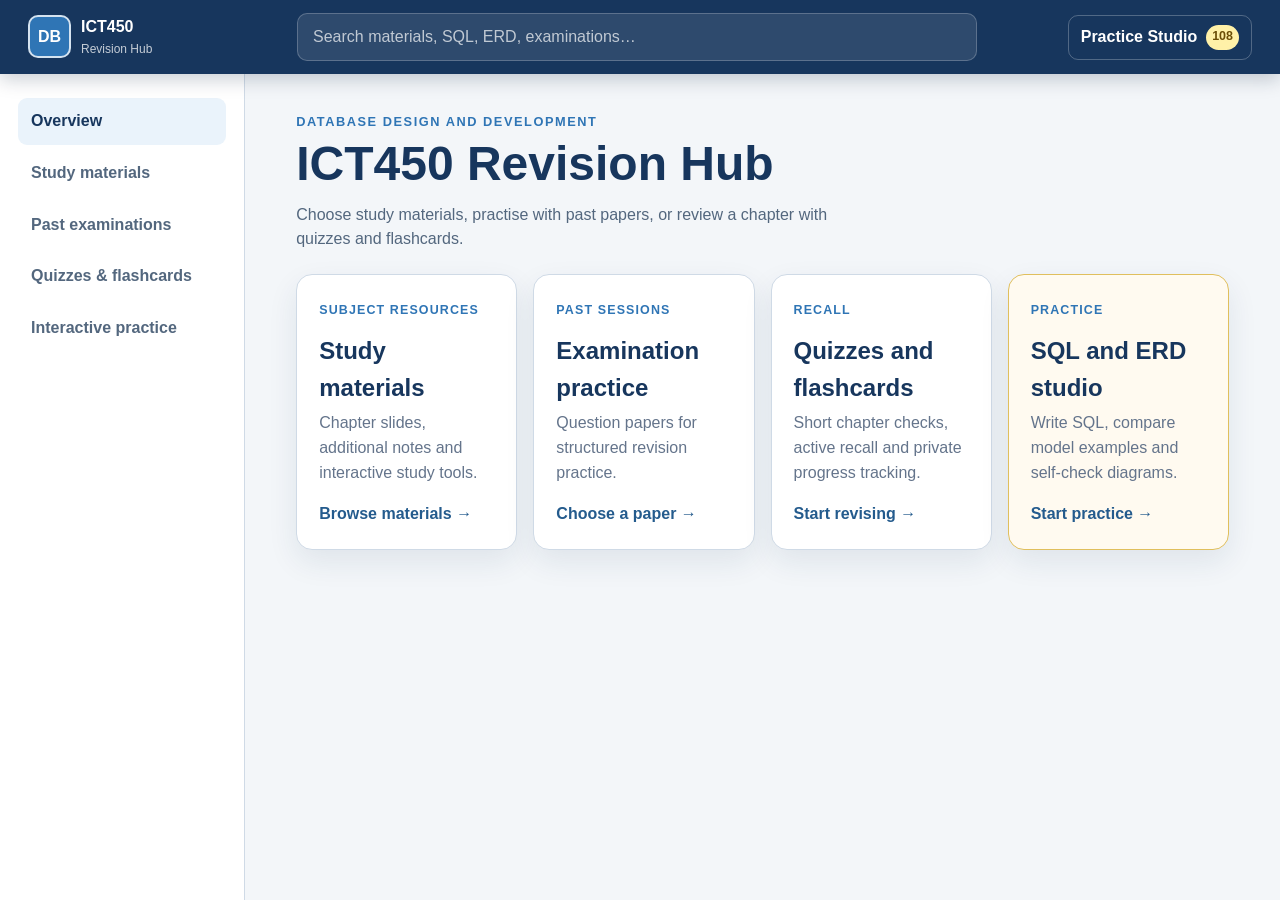
<file: index.html>
<!doctype html>
<html lang="en">
<head>
  <meta charset="utf-8">
  <meta name="viewport" content="width=device-width, initial-scale=1">
  <meta name="theme-color" content="#17365d">
  <meta name="description" content="ICT450 revision hub for Database Design and Development.">
  <meta name="ict450-release" content="2026.10.04-r62">
  <link rel="icon" type="image/svg+xml" href="data:image/svg+xml,%3Csvg xmlns='http://www.w3.org/2000/svg' viewBox='0 0 64 64'%3E%3Crect width='64' height='64' rx='12' fill='%2317365d'/%3E%3Cellipse cx='32' cy='17' rx='20' ry='8' fill='%23fff'/%3E%3Cpath d='M12 17v15c0 4 9 8 20 8s20-4 20-8V17M12 32v15c0 4 9 8 20 8s20-4 20-8V32' fill='none' stroke='%23fff' stroke-width='5'/%3E%3C/svg%3E">
  <title>ICT450 Revision Hub</title>
  <link rel="stylesheet" href="hub.css?v=2026.10.04-r62">
  <link rel="stylesheet" href="hub-content.css?v=2026.10.04-r62">
</head>
<body>
  <a class="skip-link" href="#hub-main">Skip to learning materials</a>
  <header class="hub-header">
    <button class="menu-button" id="menuButton" aria-label="Open navigation" aria-expanded="false">☰</button>
    <a class="hub-brand" href="#home" data-route="home"><span class="brand-icon">DB</span><span><strong>ICT450</strong><small>Revision Hub</small></span></a>
    <label class="global-search"><span class="visually-hidden">Search the hub</span><input id="globalSearch" type="search" placeholder="Search materials, SQL, ERD, examinations…"></label>
    <a class="practice-link" href="06-interactive-practice/index.html"><span>Practice Studio</span><b>108</b></a>
  </header>

  <div class="hub-shell">
    <aside class="hub-sidebar" id="hubSidebar" aria-label="Hub sections">
      <nav>
        <a href="#home" data-route="home" class="is-active">Overview</a>
        <a href="#materials" data-route="materials">Study materials</a>
        <a href="#exams" data-route="exams">Past examinations</a>
        <a href="08-revision/index.html">Quizzes &amp; flashcards</a>
        <a href="06-interactive-practice/index.html">Interactive practice</a>
      </nav>
    </aside>

    <main id="hub-main">
      <section class="hub-view is-visible" data-view="home">
        <div class="dashboard-heading">
          <div><p class="eyebrow">Database Design and Development</p><h1>ICT450 Revision Hub</h1><p class="overview-copy">Choose study materials, practise with past papers, or review a chapter with quizzes and flashcards.</p></div>
        </div>
        <div class="dashboard-grid">
          <a class="launch-card" href="#materials" data-route="materials"><span>Subject resources</span><h2>Study materials</h2><p>Chapter slides, additional notes and interactive study tools.</p><b>Browse materials →</b></a>
          <a class="launch-card" href="#exams" data-route="exams"><span>Past sessions</span><h2>Examination practice</h2><p>Question papers for structured revision practice.</p><b>Choose a paper →</b></a>
          <a class="launch-card" href="08-revision/index.html"><span>Recall</span><h2>Quizzes and flashcards</h2><p>Short chapter checks, active recall and private progress tracking.</p><b>Start revising →</b></a>
          <a class="launch-card accent" href="06-interactive-practice/index.html"><span>Practice</span><h2>SQL and ERD studio</h2><p>Write SQL, compare model examples and self-check diagrams.</p><b>Start practice →</b></a>
        </div>
      </section>

      <section class="hub-view" data-view="materials">
        <div class="section-title"><p class="eyebrow">Subject resources</p><h1>Study materials</h1><p>Use the official chapter slides first, then choose focused notes or interactive tools for reinforcement.</p></div>
        <h2 class="subheading">Main reference</h2><div class="resource-grid" id="mainReferenceGrid"></div>
        <h2 class="subheading">Additional notes</h2><div class="resource-grid" id="additionalNotesGrid"></div>
        <h2 class="subheading">Interactive study tools</h2><div class="resource-grid" id="interactiveToolsGrid"></div>
      </section>
      <section class="hub-view" data-view="exams"><div class="section-title"><p class="eyebrow">Question papers</p><h1>Past examinations</h1></div><div id="examGrid"></div></section>
      <section class="hub-view" data-view="search"><div class="section-title"><p class="eyebrow">Hub search</p><h1 id="searchHeading">Search results</h1></div><div class="resource-grid" id="searchResults"></div></section>
    </main>
  </div>
  <div class="sidebar-backdrop" id="sidebarBackdrop"></div>
  <script src="hub.js?v=2026.10.04-r62"></script>
</body>
</html>
</file>
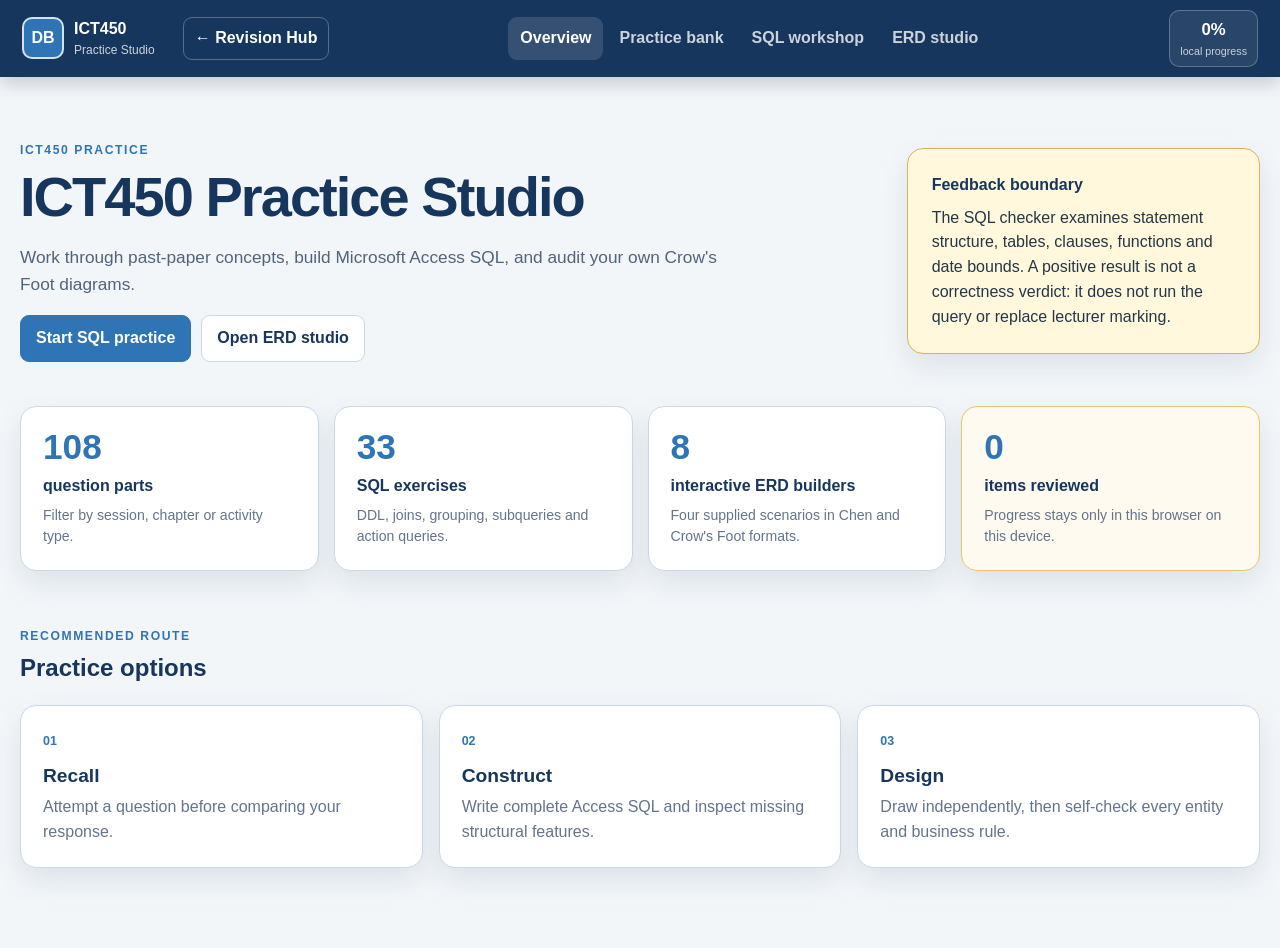
<file: 06-interactive-practice/index.html>
<!doctype html>
<html lang="en">
<head>
  <meta charset="utf-8">
  <meta name="viewport" content="width=device-width, initial-scale=1">
  <meta name="theme-color" content="#17365d">
  <meta name="description" content="ICT450 question practice, Microsoft Access SQL feedback, and interactive ERD exercises.">
  <meta name="ict450-release" content="2026.10.04-r62">
  <title>ICT450 Practice Studio</title>
  <link rel="stylesheet" href="styles.css?v=2026.10.04-r62">
</head>
<body>
  <a class="skip-link" href="#main-content">Skip to practice content</a>

  <header class="site-header">
    <div class="brand">
      <span class="brand-mark" aria-hidden="true">DB</span>
      <span><strong>ICT450</strong><small>Practice Studio</small></span>
    </div>
    <a class="hub-home-link" href="../index.html">← Revision Hub</a>
    <nav class="main-nav" aria-label="Practice sections">
      <button class="nav-button is-active" data-view="home">Overview</button>
      <button class="nav-button" data-view="library">Practice bank</button>
      <button class="nav-button" data-view="sql">SQL workshop</button>
      <button class="nav-button" data-view="erd">ERD studio</button>
    </nav>
    <button class="progress-button" id="progressButton" type="button" aria-label="Show saved progress">
      <span id="headerProgress">0%</span>
      <small>local progress</small>
    </button>
  </header>

  <main id="main-content">
    <section class="view is-visible" id="view-home" data-view-panel="home">
      <div class="hero shell">
        <div>
          <p class="eyebrow">ICT450 practice</p>
          <h1>ICT450 Practice Studio</h1>
          <p class="hero-copy">Work through past-paper concepts, build Microsoft Access SQL, and audit your own Crow's Foot diagrams.</p>
          <div class="hero-actions">
            <button class="primary-button" data-go="sql">Start SQL practice</button>
            <button class="secondary-button" data-go="erd">Open ERD studio</button>
          </div>
        </div>
        <aside class="hero-note" aria-label="How feedback works">
          <strong>Feedback boundary</strong>
          <p>The SQL checker examines statement structure, tables, clauses, functions and date bounds. A positive result is not a correctness verdict: it does not run the query or replace lecturer marking.</p>
        </aside>
      </div>

      <div class="shell dashboard-grid" aria-label="Practice collection summary">
        <article class="metric-card"><span id="metricPractice">108</span><strong>question parts</strong><p>Filter by session, chapter or activity type.</p></article>
        <article class="metric-card"><span id="metricSql">33</span><strong>SQL exercises</strong><p>DDL, joins, grouping, subqueries and action queries.</p></article>
        <article class="metric-card"><span id="metricErd">8</span><strong>interactive ERD builders</strong><p>Four supplied scenarios in Chen and Crow's Foot formats.</p></article>
        <article class="metric-card accent-card"><span id="metricDone">0</span><strong>items reviewed</strong><p>Progress stays only in this browser on this device.</p></article>
      </div>

      <section class="shell section-block">
        <div class="section-heading"><div><p class="eyebrow">Recommended route</p><h2>Practice options</h2></div></div>
        <div class="route-grid">
          <button class="route-card" data-go="library"><span>01</span><strong>Recall</strong><p>Attempt a question before comparing your response.</p></button>
          <button class="route-card" data-go="sql"><span>02</span><strong>Construct</strong><p>Write complete Access SQL and inspect missing structural features.</p></button>
          <button class="route-card" data-go="erd"><span>03</span><strong>Design</strong><p>Draw independently, then self-check every entity and business rule.</p></button>
        </div>
      </section>
    </section>

    <section class="view shell app-view" id="view-library" data-view-panel="library" aria-labelledby="libraryTitle">
      <div class="section-heading">
        <div><p class="eyebrow">Structured practice</p><h1 id="libraryTitle">ICT450 Question Bank</h1></div>
        <p id="libraryCount" class="result-count"></p>
      </div>
      <div class="filter-bar" role="search">
        <label class="search-field"><span>Search</span><input id="librarySearch" type="search" placeholder="Topic, wording or item ID"></label>
        <label><span>Activity</span><select id="libraryType"><option value="all">All activities</option></select></label>
        <label><span>Session</span><select id="librarySession"><option value="all">All sessions</option></select></label>
        <label><span>Chapter</span><select id="libraryChapter"><option value="all">All chapters</option></select></label>
      </div>
      <div class="library-layout">
        <div class="question-list" id="libraryList" aria-label="Filtered practice questions"></div>
        <article class="detail-card" id="libraryDetail" aria-live="polite"></article>
      </div>
    </section>

    <section class="view shell app-view" id="view-sql" data-view-panel="sql" aria-labelledby="sqlTitle">
      <div class="section-heading">
        <div><p class="eyebrow">Microsoft Access SQL</p><h1 id="sqlTitle">SQL workshop</h1></div>
        <div class="pager"><button id="sqlPrev" type="button">Previous</button><span id="sqlPosition"></span><button id="sqlNext" type="button">Next</button></div>
      </div>
      <div class="workshop-layout">
        <aside class="workshop-menu">
          <label><span>Choose session</span><select id="sqlSession"></select></label>
          <div id="sqlQuestionList" class="compact-list"></div>
        </aside>
        <article class="work-card">
          <div class="item-heading"><div><span class="item-id" id="sqlId"></span><h2 id="sqlPrompt"></h2></div><span class="mark-badge" id="sqlMarks"></span></div>
          <a class="source-paper-link" id="sqlPaperLink" href="#" target="_blank" rel="noopener">Open the source examination paper</a>
          <details class="case-context is-hidden" id="sqlContext" open><summary>Case information</summary><pre id="sqlContextText"></pre></details>
          <div class="instruction-callout"><strong>Before checking:</strong> complete the statement and keep every condition required by the question.</div>
          <label class="editor-label" for="sqlEditor">Your Microsoft Access SQL</label>
          <textarea id="sqlEditor" class="code-editor" spellcheck="false" autocapitalize="off" autocomplete="off" placeholder="Write your SQL here..."></textarea>
          <div class="button-row">
            <button class="primary-button" id="checkSql" type="button">Check structure</button>
            <button class="secondary-button" id="insertSkeleton" type="button">Insert skeleton</button>
            <button class="secondary-button" id="revealSql" type="button" aria-expanded="false">Reveal model</button>
            <button class="text-button danger-text" id="clearSql" type="button">Clear</button>
          </div>
          <section class="feedback-panel" id="sqlFeedback" aria-live="polite">
            <strong>Ready when you are.</strong><p>The checker will examine the structure of your attempt.</p>
          </section>
          <section class="model-panel is-hidden" id="sqlModel" aria-live="polite">
            <div class="model-heading"><strong>Model SQL</strong><button class="copy-button" id="copySql" type="button">Copy</button></div>
            <pre><code id="sqlModelCode"></code></pre>
            <p class="model-note is-hidden" id="sqlModelNote"></p>
          </section>
        </article>
      </div>
    </section>

    <section class="view shell app-view" id="view-erd" data-view-panel="erd" aria-labelledby="erdTitle">
      <div class="section-heading">
        <div><p class="eyebrow">Interactive diagram practice</p><h1 id="erdTitle">ERD exercise library</h1></div>
      </div>
      <p class="erd-guide-intro">Each exercise links to its own test question extract. For step-by-step worked examples from final examinations, browse the <a href="../03-erd-guide/past-examination-erd.html">Past Examination ERD Questions</a>.</p>
      <section class="erd-notation-group" aria-labelledby="chenExercisesTitle">
        <div class="erd-notation-heading"><h2 id="chenExercisesTitle">Chen notation</h2><span>4 exercises</span></div>
        <div class="erd-exercise-grid">
          <article class="erd-exercise-card"><h3>Fini&amp;Co Desserts</h3><p>Source-aligned entities, relationships, keys, attributes and cardinalities.</p><a href="erd-exercises/fini-co-chen.html">Open exercise</a></article>
          <article class="erd-exercise-card"><h3>Tarpack Gallery</h3><p>Build the sales model, including the recursive staff roles.</p><a href="erd-exercises/tarpack-gallery-chen.html">Open exercise</a></article>
          <article class="erd-exercise-card"><h3>Official and Registration</h3><p>Model the Part B(b) subdiagram and its zero-to-100 limit.</p><a href="erd-exercises/official-registration-chen.html">Open exercise</a></article>
          <article class="erd-exercise-card"><h3>Medical Clinic</h3><p>Model appointments and treatment details with relationship attributes.</p><a href="erd-exercises/medical-clinic-chen.html">Open exercise</a></article>
        </div>
      </section>
      <section class="erd-notation-group" aria-labelledby="crowExercisesTitle">
        <div class="erd-notation-heading"><h2 id="crowExercisesTitle">Crow's Foot notation</h2><span>4 exercises</span></div>
        <div class="erd-exercise-grid">
          <article class="erd-exercise-card"><h3>Fini&amp;Co Desserts</h3><p>Resolve Package-Confectionery without inventing a staff-order relationship.</p><a href="erd-exercises/fini-co-crows-foot.html">Open exercise</a></article>
          <article class="erd-exercise-card"><h3>Tarpack Gallery</h3><p>Model unique artwork sales and role-labelled staff monitoring.</p><a href="erd-exercises/tarpack-gallery-crows-foot.html">Open exercise</a></article>
          <article class="erd-exercise-card"><h3>Splash &amp; Swim Club</h3><p>Connect registration directly to swimmer and keep round performance dependent on registration.</p><a href="erd-exercises/splash-swim-crows-foot.html">Open exercise</a></article>
          <article class="erd-exercise-card"><h3>Medical Clinic</h3><p>Resolve Appointment-Treatment and keep dosage, instructions and duration on the bridge.</p><a href="erd-exercises/medical-clinic-crows-foot.html">Open exercise</a></article>
        </div>
      </section>
    </section>
  </main>

  <dialog id="progressDialog" class="progress-dialog">
    <form method="dialog">
      <div class="dialog-heading"><div><p class="eyebrow">This device only</p><h2>Your saved progress</h2></div><button class="close-button" aria-label="Close">×</button></div>
      <div class="progress-summary" id="progressSummary"></div>
      <p class="muted">Progress is stored locally. It is not submitted and does not affect assessment marks.</p>
      <button class="text-button danger-text" id="resetProgress" type="button">Reset all local progress</button>
    </form>
  </dialog>

  <script src="practice-data.js?v=2026.10.04-r62"></script>
  <script src="app.js?v=2026.10.04-r62"></script>
</body>
</html>
</file>
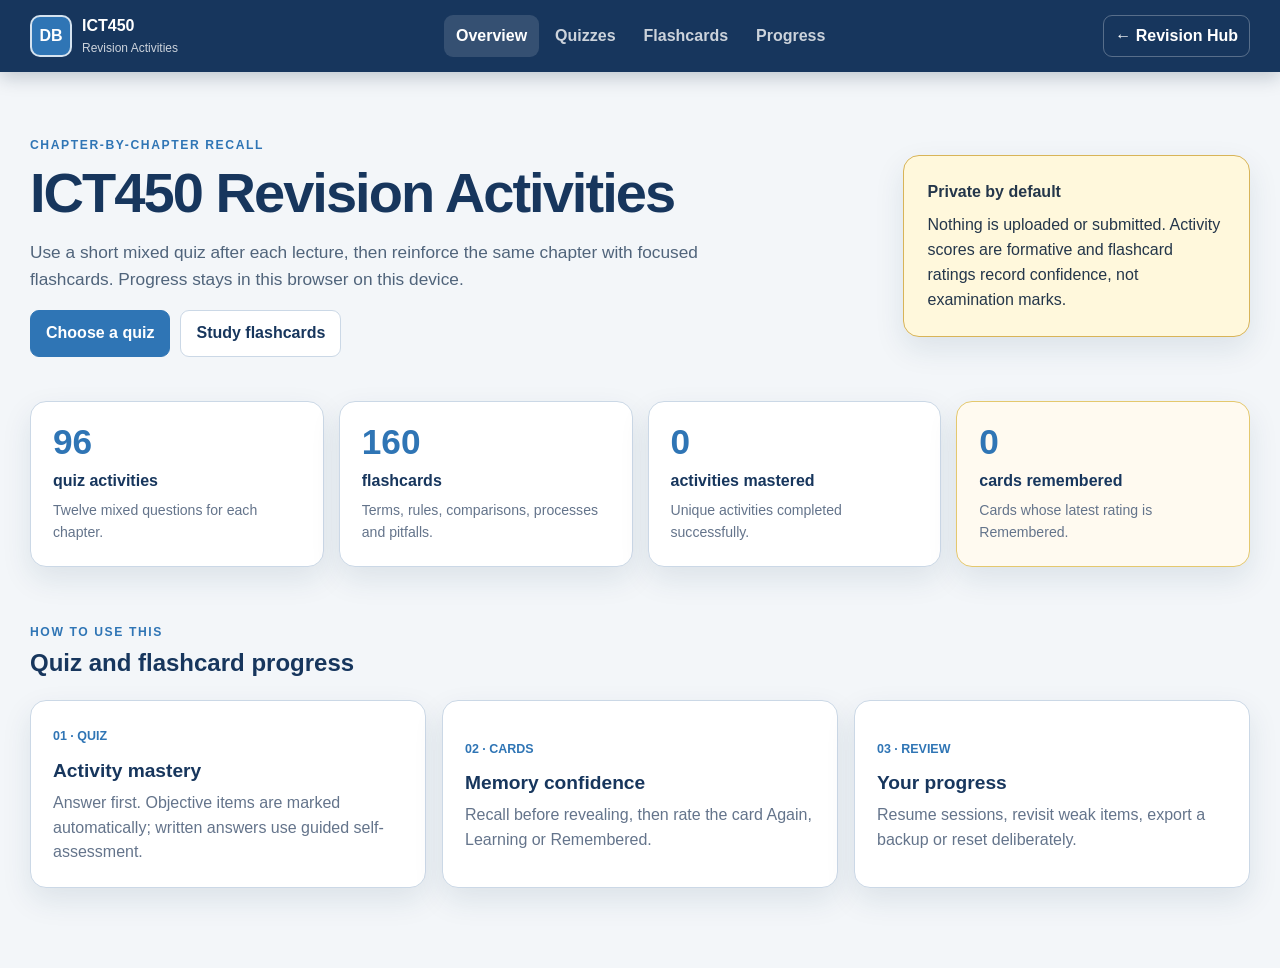
<file: 08-revision/index.html>
<!doctype html>
<html lang="en">
<head>
  <meta charset="utf-8">
  <meta name="viewport" content="width=device-width, initial-scale=1">
  <meta name="theme-color" content="#17365d">
  <meta name="description" content="ICT450 chapter quizzes, flashcards and local revision progress.">
  <meta name="ict450-release" content="2026.10.04-r62">
  <title>ICT450 Revision Activities</title>
  <link rel="stylesheet" href="styles.css?v=2026.10.04-r62">
  <link rel="stylesheet" href="revision-enhancements.css?v=2026.10.04-r62">
</head>
<body>
  <a class="skip-link" href="#mainContent">Skip to revision content</a>
  <header class="site-header">
    <a class="brand" href="../index.html"><span class="brand-mark" aria-hidden="true">DB</span><span><strong>ICT450</strong><small>Revision Activities</small></span></a>
    <nav aria-label="Revision sections">
      <button class="nav-button is-active" type="button" data-view="home">Overview</button>
      <button class="nav-button" type="button" data-view="activities">Quizzes</button>
      <button class="nav-button" type="button" data-view="flashcards">Flashcards</button>
      <button class="nav-button" type="button" data-view="progress">Progress</button>
    </nav>
    <a class="hub-link" href="../index.html">← Revision Hub</a>
  </header>

  <main id="mainContent">
    <section class="view is-visible" data-view-panel="home">
      <div class="hero shell">
        <div>
          <p class="eyebrow">Chapter-by-chapter recall</p>
          <h1>ICT450 Revision Activities</h1>
          <p class="hero-copy">Use a short mixed quiz after each lecture, then reinforce the same chapter with focused flashcards. Progress stays in this browser on this device.</p>
          <div class="button-row">
            <button class="primary-button" type="button" data-go="activities">Choose a quiz</button>
            <button class="secondary-button" type="button" data-go="flashcards">Study flashcards</button>
          </div>
        </div>
        <aside class="privacy-note"><strong>Private by default</strong><p>Nothing is uploaded or submitted. Activity scores are formative and flashcard ratings record confidence, not examination marks.</p></aside>
      </div>
      <div class="shell metric-grid" aria-label="Revision collection summary">
        <article class="metric-card"><span id="metricActivities">96</span><strong>quiz activities</strong><p>Twelve mixed questions for each chapter.</p></article>
        <article class="metric-card"><span id="metricCards">160</span><strong>flashcards</strong><p>Terms, rules, comparisons, processes and pitfalls.</p></article>
        <article class="metric-card"><span id="metricMastered">0</span><strong>activities mastered</strong><p>Unique activities completed successfully.</p></article>
        <article class="metric-card accent"><span id="metricRemembered">0</span><strong>cards remembered</strong><p>Cards whose latest rating is Remembered.</p></article>
      </div>
      <section class="shell section-block">
        <div class="section-heading"><div><p class="eyebrow">How to use this</p><h2>Quiz and flashcard progress</h2></div></div>
        <div class="route-grid">
          <button class="route-card" type="button" data-go="activities"><span>01 · QUIZ</span><strong>Activity mastery</strong><p>Answer first. Objective items are marked automatically; written answers use guided self-assessment.</p></button>
          <button class="route-card" type="button" data-go="flashcards"><span>02 · CARDS</span><strong>Memory confidence</strong><p>Recall before revealing, then rate the card Again, Learning or Remembered.</p></button>
          <button class="route-card" type="button" data-go="progress"><span>03 · REVIEW</span><strong>Your progress</strong><p>Resume sessions, revisit weak items, export a backup or reset deliberately.</p></button>
        </div>
      </section>
    </section>

    <section class="view shell app-view" data-view-panel="activities" aria-labelledby="activitiesTitle">
      <div class="section-heading"><div><p class="eyebrow">End-of-lecture activities</p><h1 id="activitiesTitle">Short chapter quizzes</h1></div><button class="secondary-button" id="reviewWeak" type="button">Review weak items</button></div>
      <div class="chapter-grid" id="activityChapterGrid" aria-label="Choose a chapter quiz"></div>
      <section class="session-panel is-hidden" id="activitySession" aria-live="polite">
        <div class="session-toolbar">
          <button class="text-button" id="closeActivity" type="button">← Chapters</button>
          <div><strong id="activitySessionTitle"></strong><small id="activityPosition"></small></div>
          <button class="text-button danger-text" id="restartActivity" type="button">Restart</button>
        </div>
        <div class="progress-track" aria-hidden="true"><span id="activityProgressBar"></span></div>
        <article class="activity-card" id="activityCard"></article>
      </section>
    </section>

    <section class="view shell app-view" data-view-panel="flashcards" aria-labelledby="flashcardsTitle">
      <div id="flashcardSetup">
        <div class="section-heading"><div><p class="eyebrow">Active recall</p><h1 id="flashcardsTitle">Flashcard setup</h1></div></div>
        <div class="setup-layout">
          <section class="setup-card">
            <label><span>Chapter</span><select id="flashChapter"></select></label>
            <fieldset><legend>Memory lanes</legend><div class="filter-checks" id="laneFilters"></div></fieldset>
            <label><span>Order</span><select id="flashOrder"><option value="chapter">Chapter order</option><option value="shuffle">Shuffle once</option></select></label>
            <label><span>Cards to include</span><select id="flashScope"><option value="all">All matching cards</option><option value="not-remembered">Not yet remembered</option><option value="learning">Again and Learning only</option></select></label>
            <div class="button-row"><button class="primary-button" id="startFlashcards" type="button">Start or resume deck</button><button class="secondary-button" id="restartFlashcards" type="button">Start deck again</button></div>
          </section>
          <aside class="legend-card"><h2>Memory lanes</h2><div id="laneLegend"></div><p>Colour is paired with a label and symbol so the category remains clear without colour.</p></aside>
        </div>
      </div>
      <section class="flash-study is-hidden" id="flashStudy" aria-live="polite">
        <div class="session-toolbar">
          <button class="text-button" id="closeFlashcards" type="button">← Deck setup</button>
          <div><strong id="flashDeckTitle"></strong><small id="flashPosition"></small></div>
          <button class="text-button" id="skipFlashcard" type="button">Skip</button>
        </div>
        <div class="progress-track" aria-hidden="true"><span id="flashProgressBar"></span></div>
        <article class="flashcard" id="flashcard"></article>
      </section>
    </section>

    <section class="view shell app-view" data-view-panel="progress" aria-labelledby="progressTitle">
      <div class="section-heading"><div><p class="eyebrow">This browser and device</p><h1 id="progressTitle">Revision progress</h1></div><button class="secondary-button" id="exportProgress" type="button">Export progress</button></div>
      <div class="progress-grid" id="progressMetrics"></div>
      <section class="definition-card">
        <h2>What each number means</h2>
        <div class="table-wrap"><table><thead><tr><th>Tracker</th><th>Meaning</th><th>Persistence</th></tr></thead><tbody>
          <tr><td>Activities mastered</td><td>Unique quiz activities completed successfully.</td><td>Retained until quiz progress is reset.</td></tr>
          <tr><td>Review list</td><td>Activities answered incorrectly, rated Almost or marked Review.</td><td>Clears after a successful retry or reset.</td></tr>
          <tr><td>Cards remembered</td><td>Cards whose latest rating is Remembered.</td><td>Changes with the next rating or a flashcard reset.</td></tr>
          <tr><td>Cards learning</td><td>Cards whose latest rating is Again or Learning.</td><td>Changes with the next rating or a flashcard reset.</td></tr>
        </tbody></table></div>
        <p class="progress-position-note"><strong>Quiz position is separate.</strong> The active quiz shows your current question (for example, “Question 3 of 12”) above the activity. Its chapter card shows where to resume. It is not included in the four totals above.</p>
      </section>
      <section class="chapter-progress" id="chapterProgress"></section>
      <section class="danger-zone"><div><h2>Reset local progress</h2><p>Resetting affects only this browser. Export a backup first if you may want the record later.</p></div><div class="button-row"><button class="secondary-button" id="resetActivities" type="button">Reset quizzes</button><button class="secondary-button" id="resetCards" type="button">Reset flashcards</button><button class="danger-button" id="resetAll" type="button">Reset everything</button></div></section>
    </section>
  </main>

  <div class="toast" id="toast" role="status" aria-live="polite"></div>
  <script src="revision-data.js?v=2026.10.04-r62"></script>
  <script src="app.js?v=2026.10.04-r62"></script>
</body>
</html>
</file>
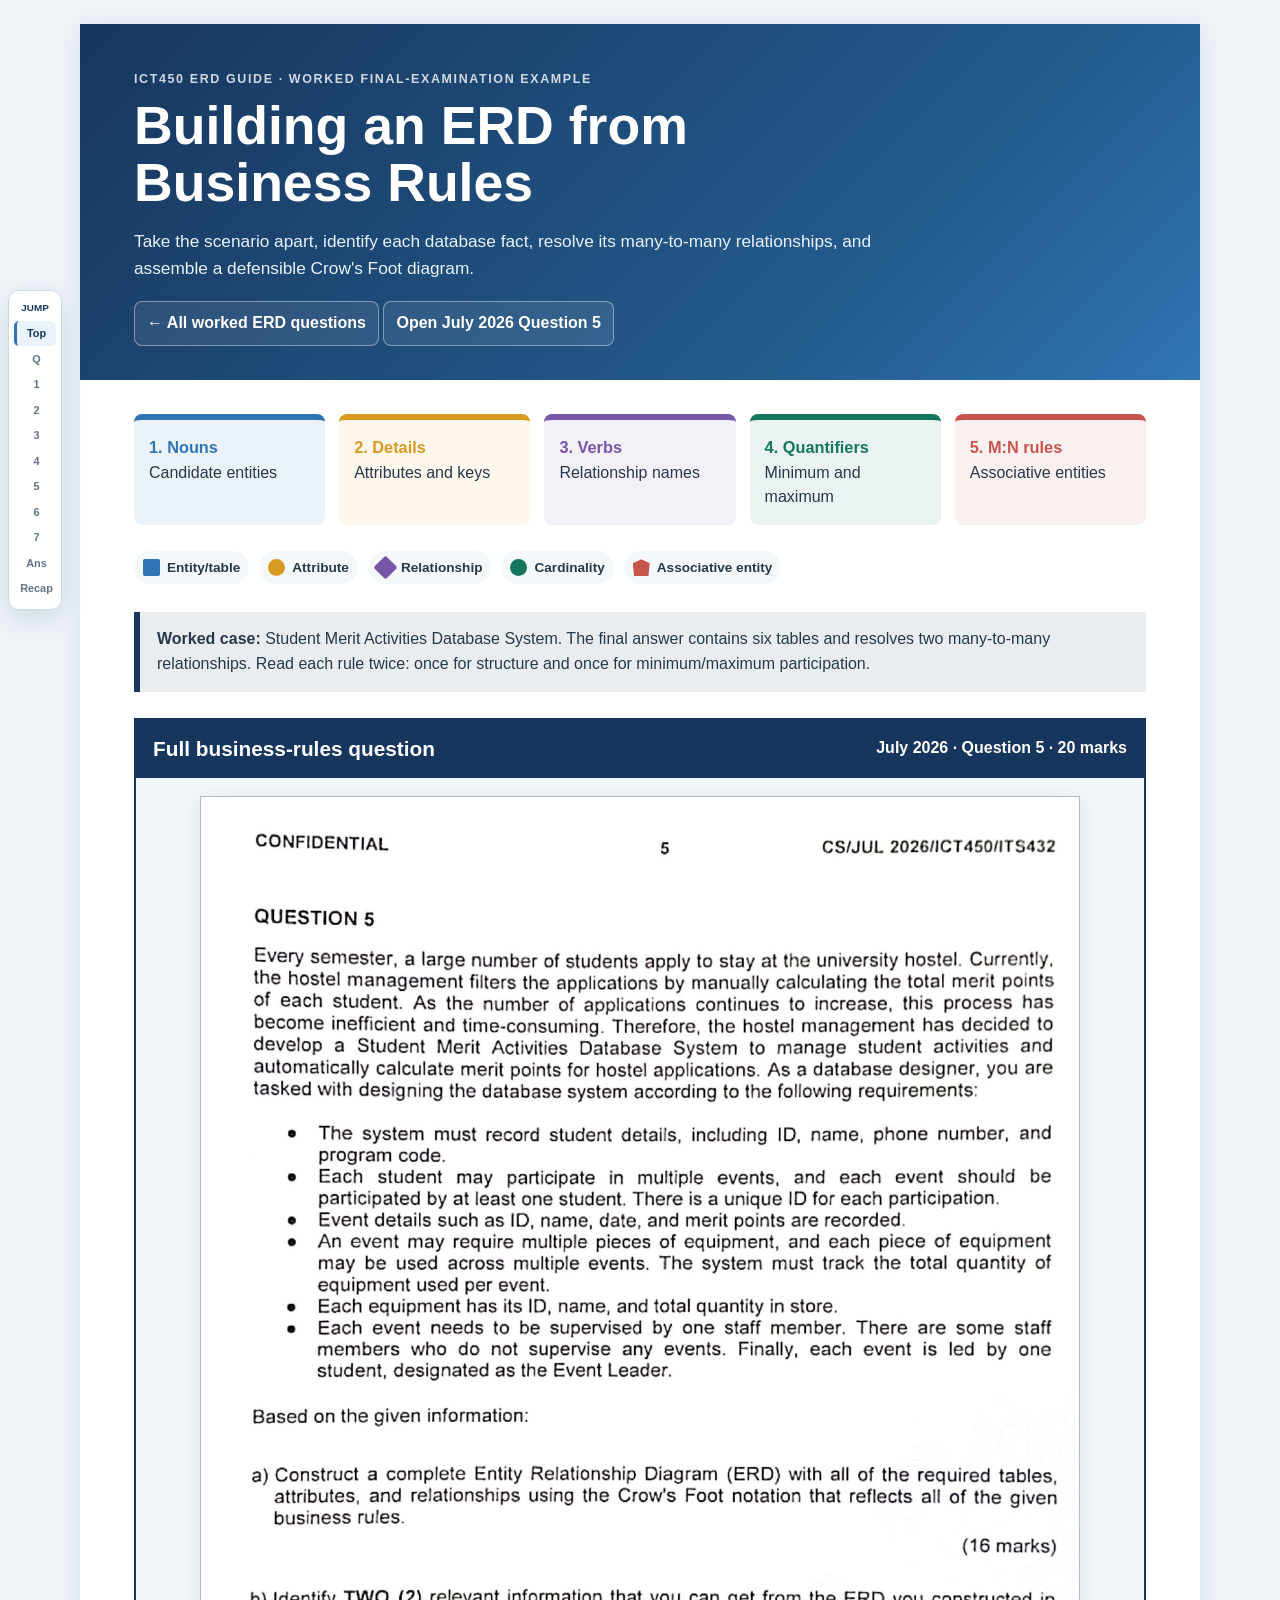
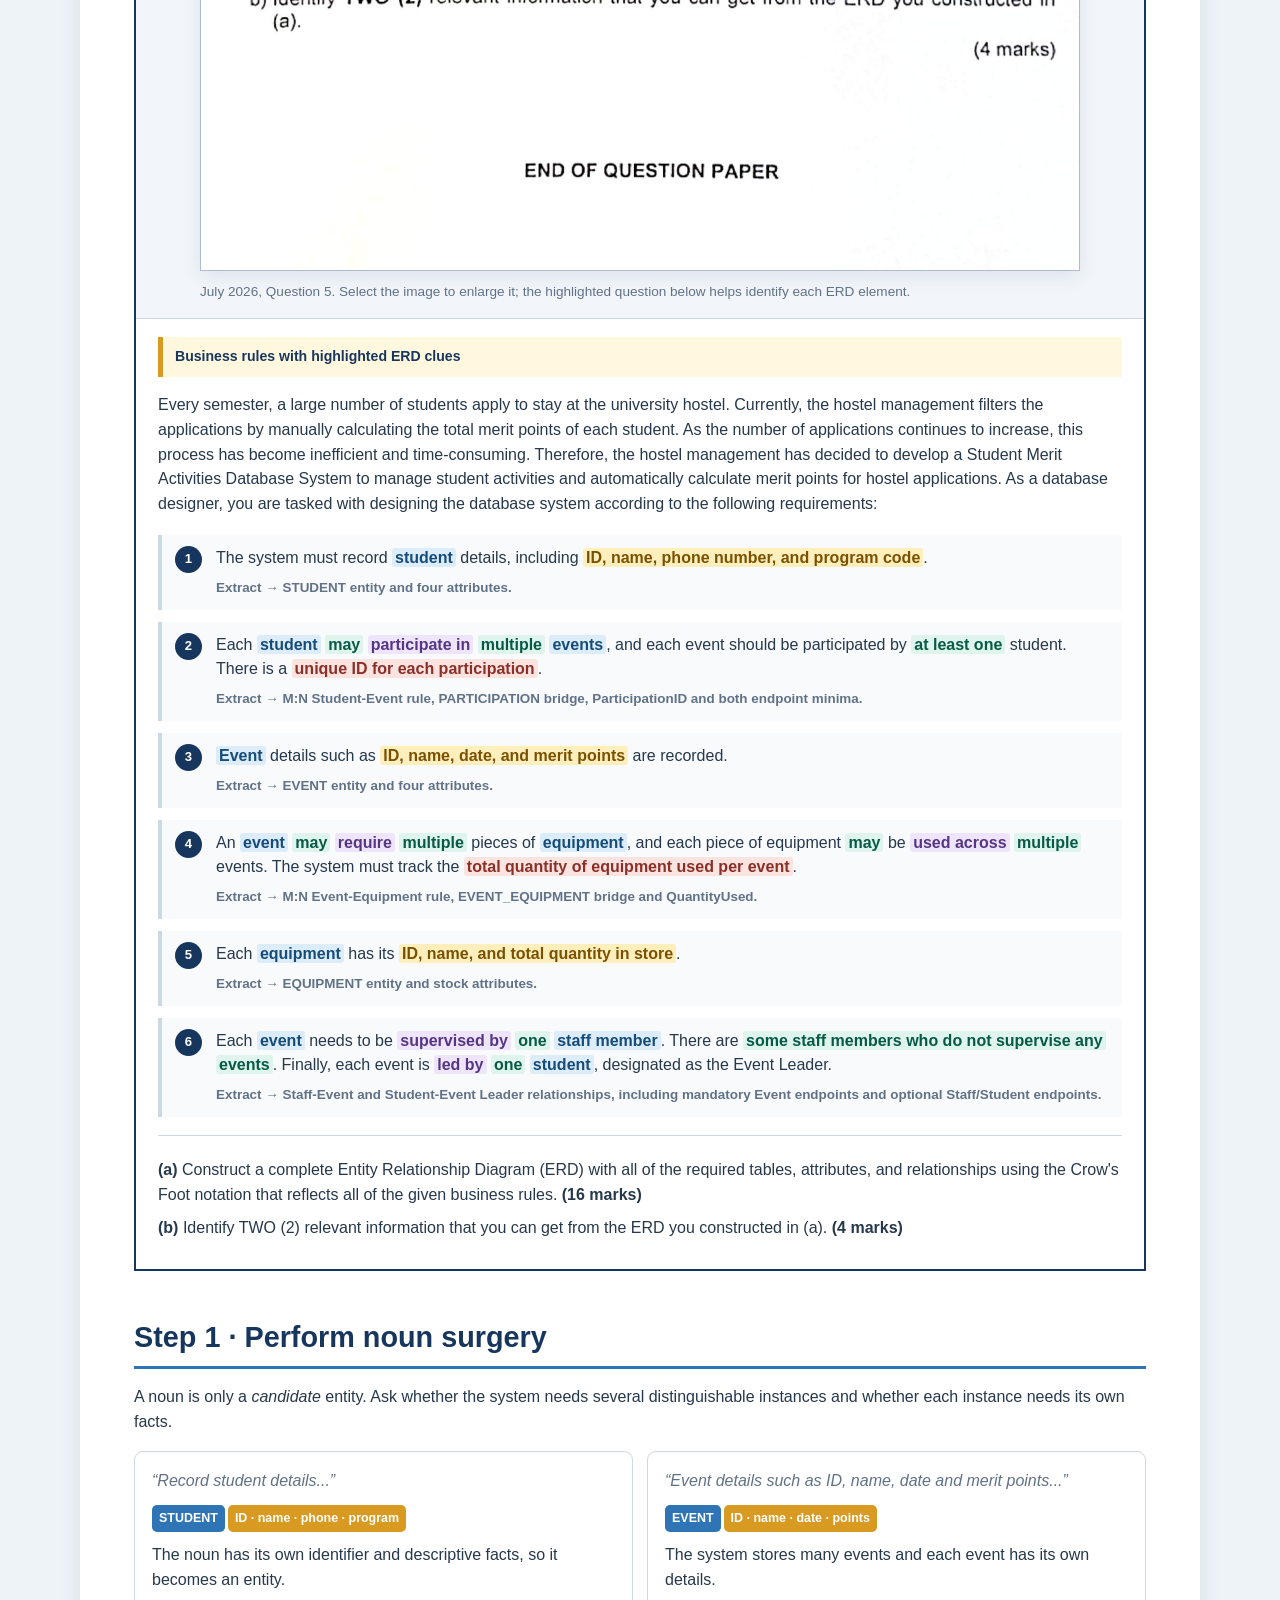
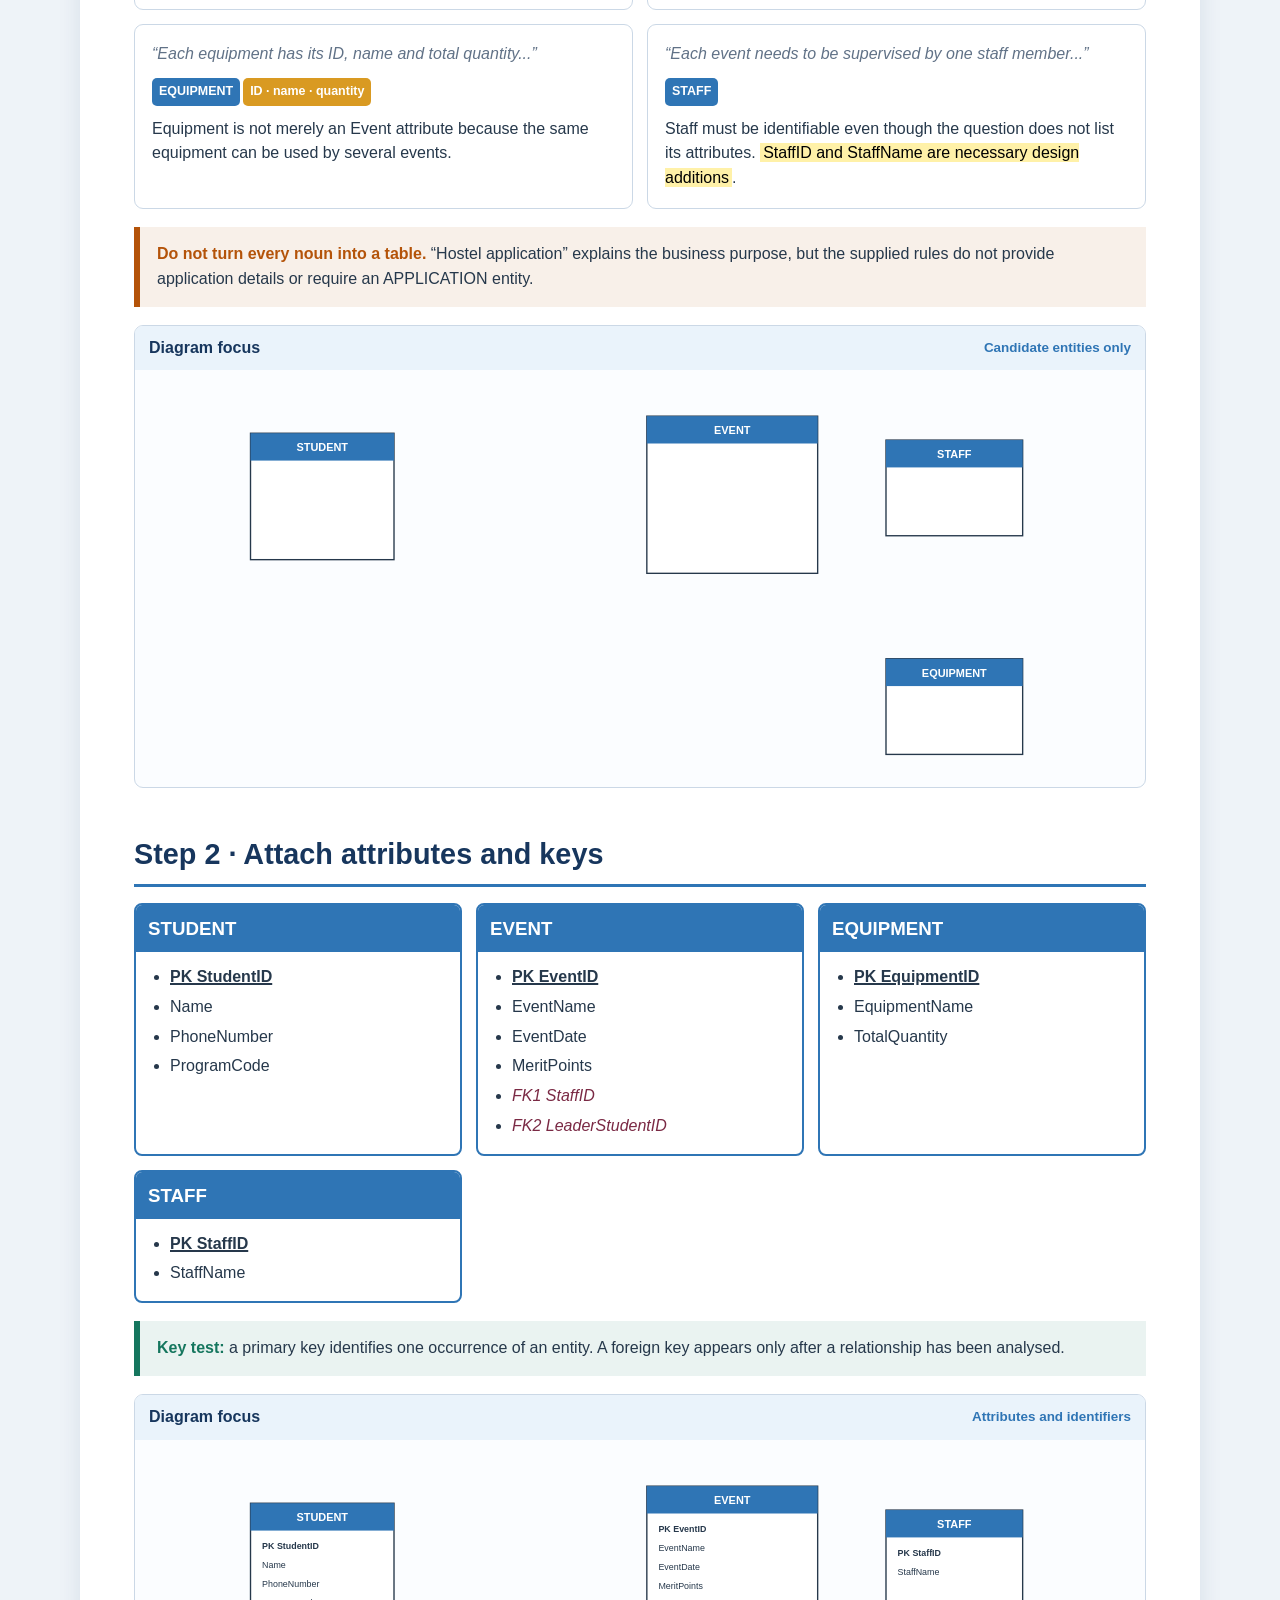
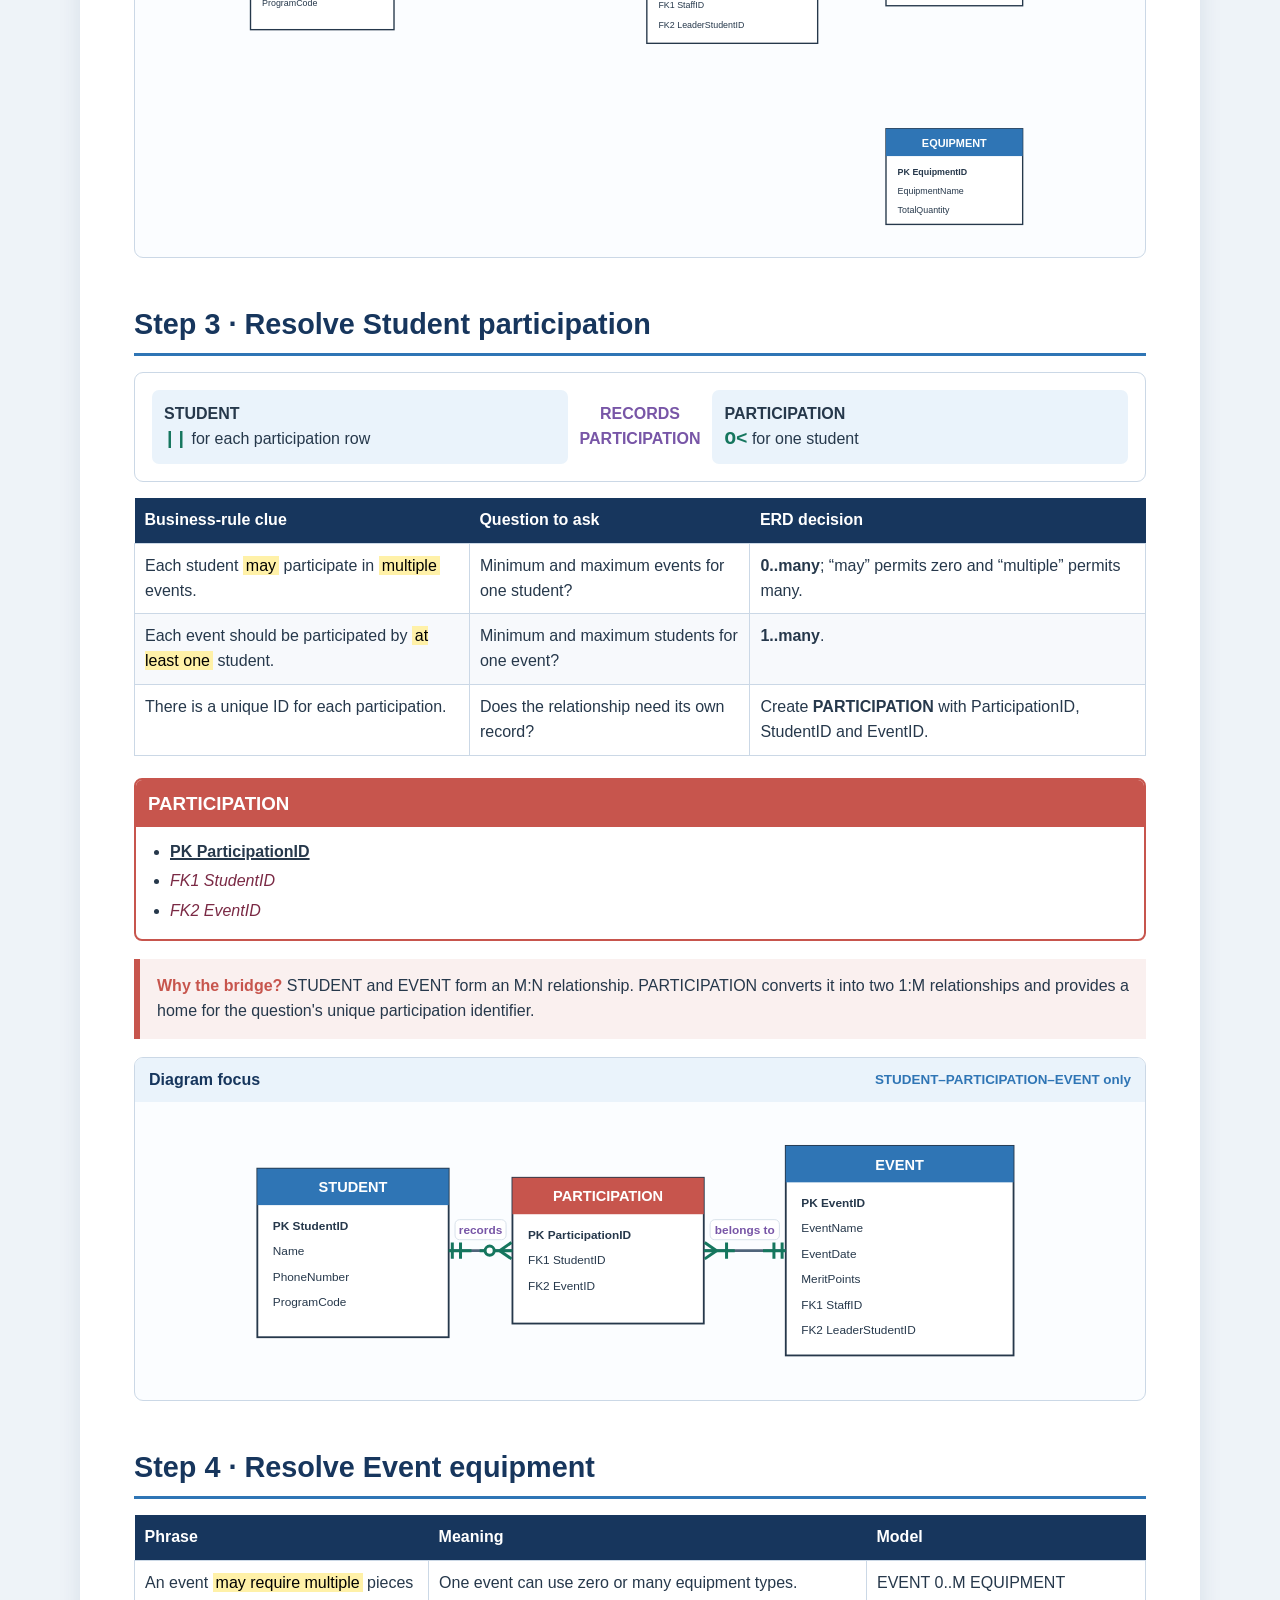
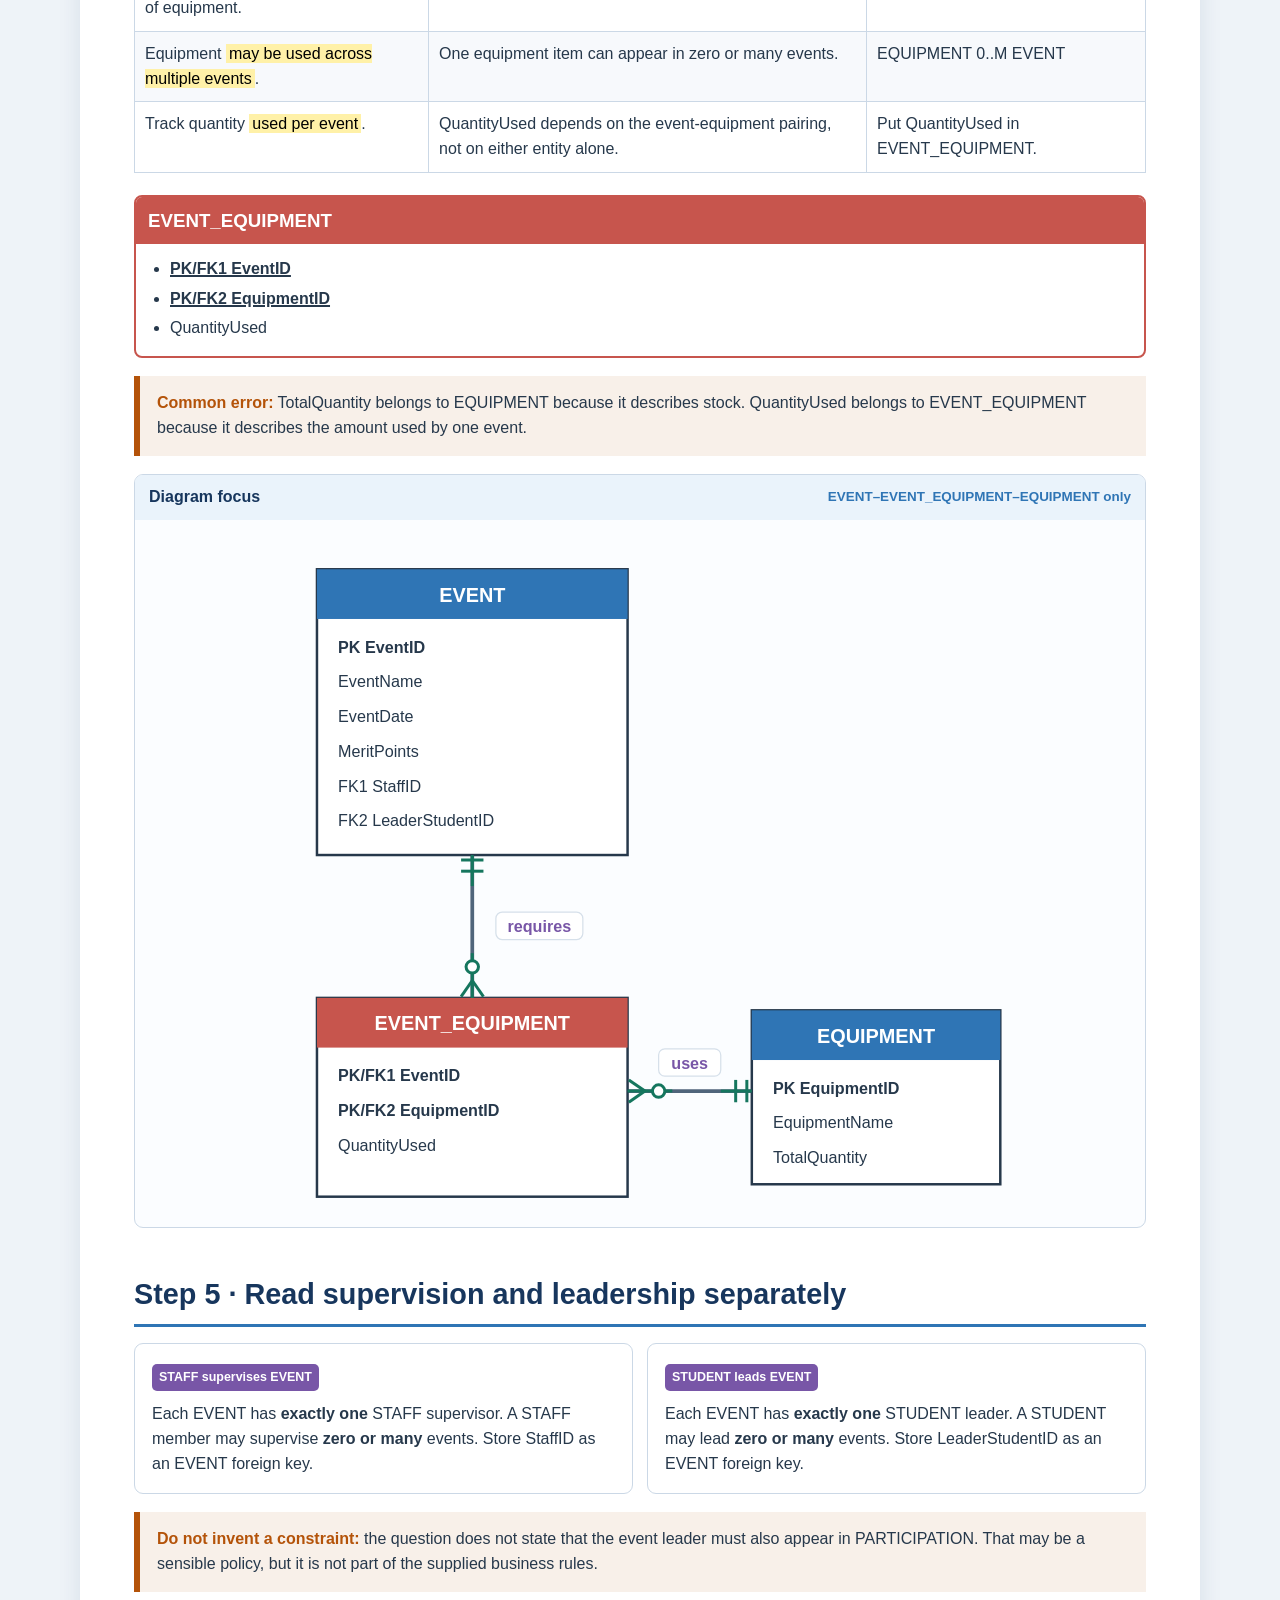
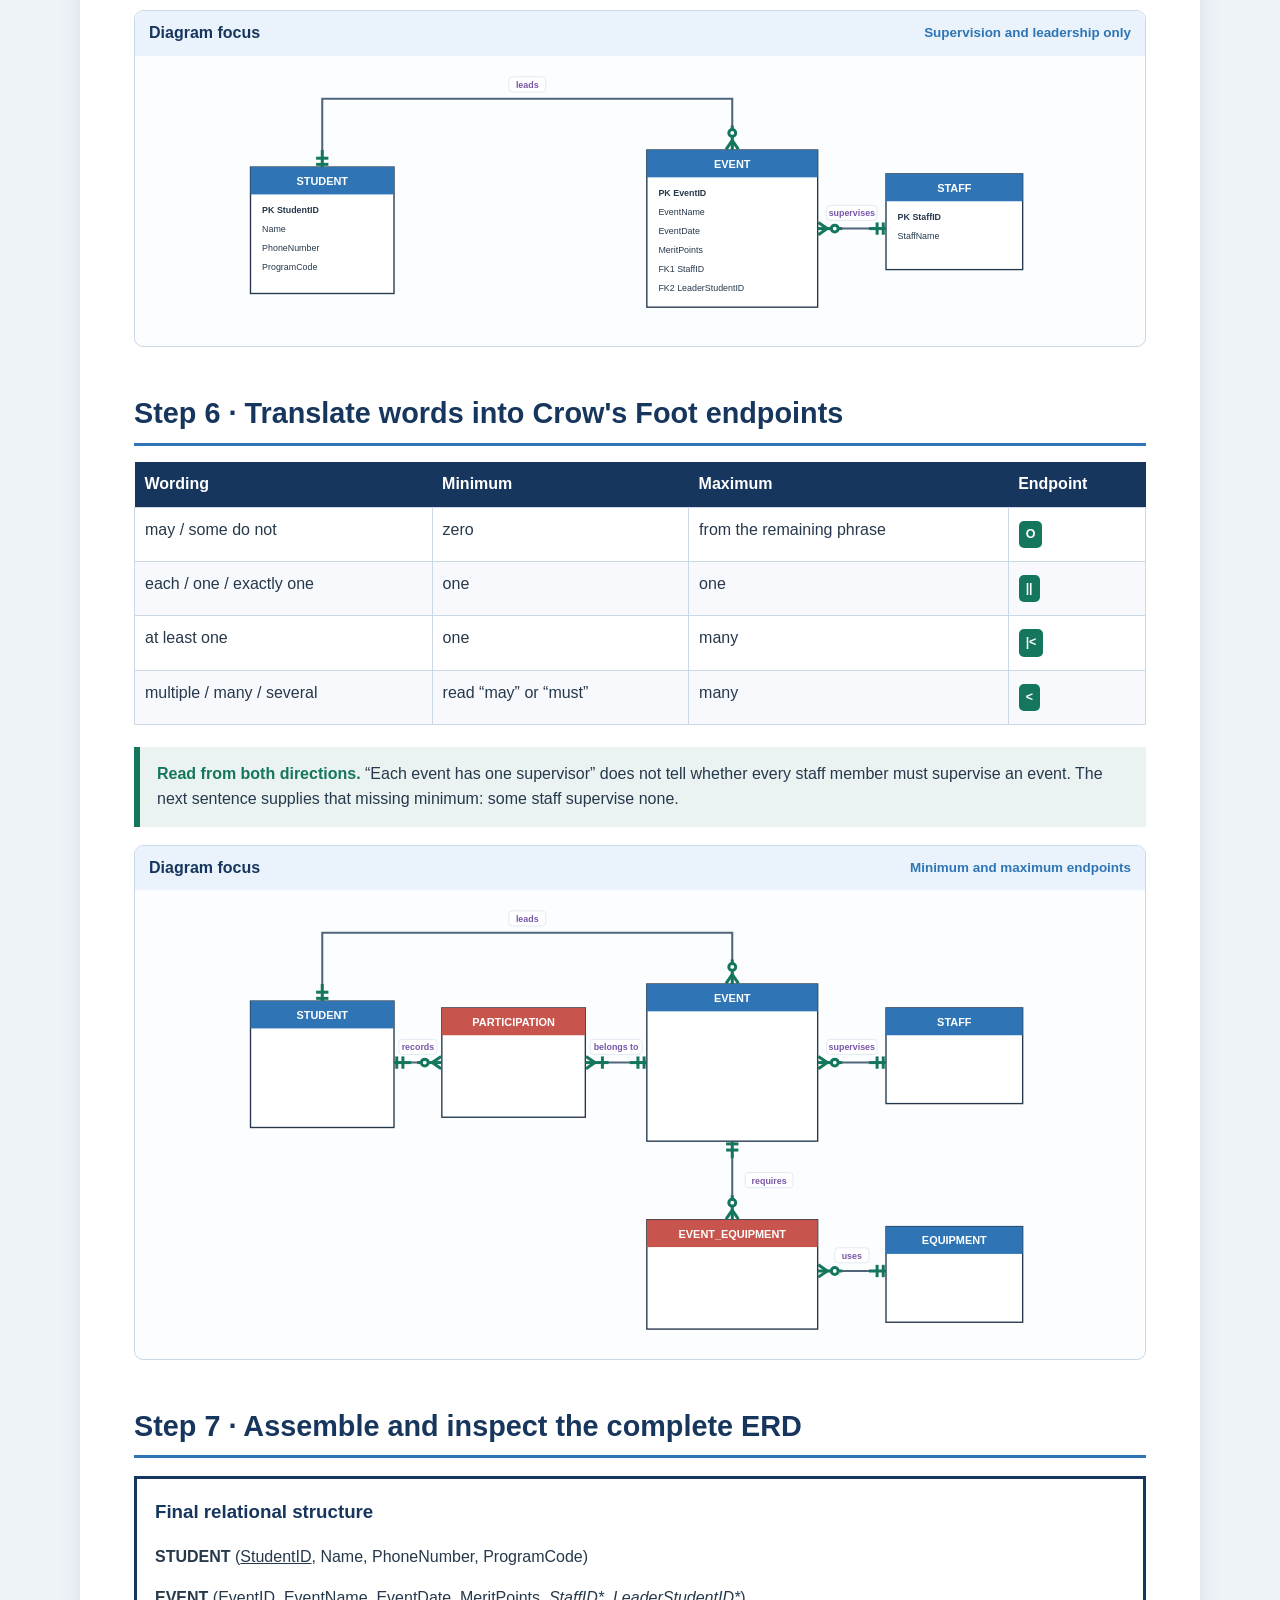
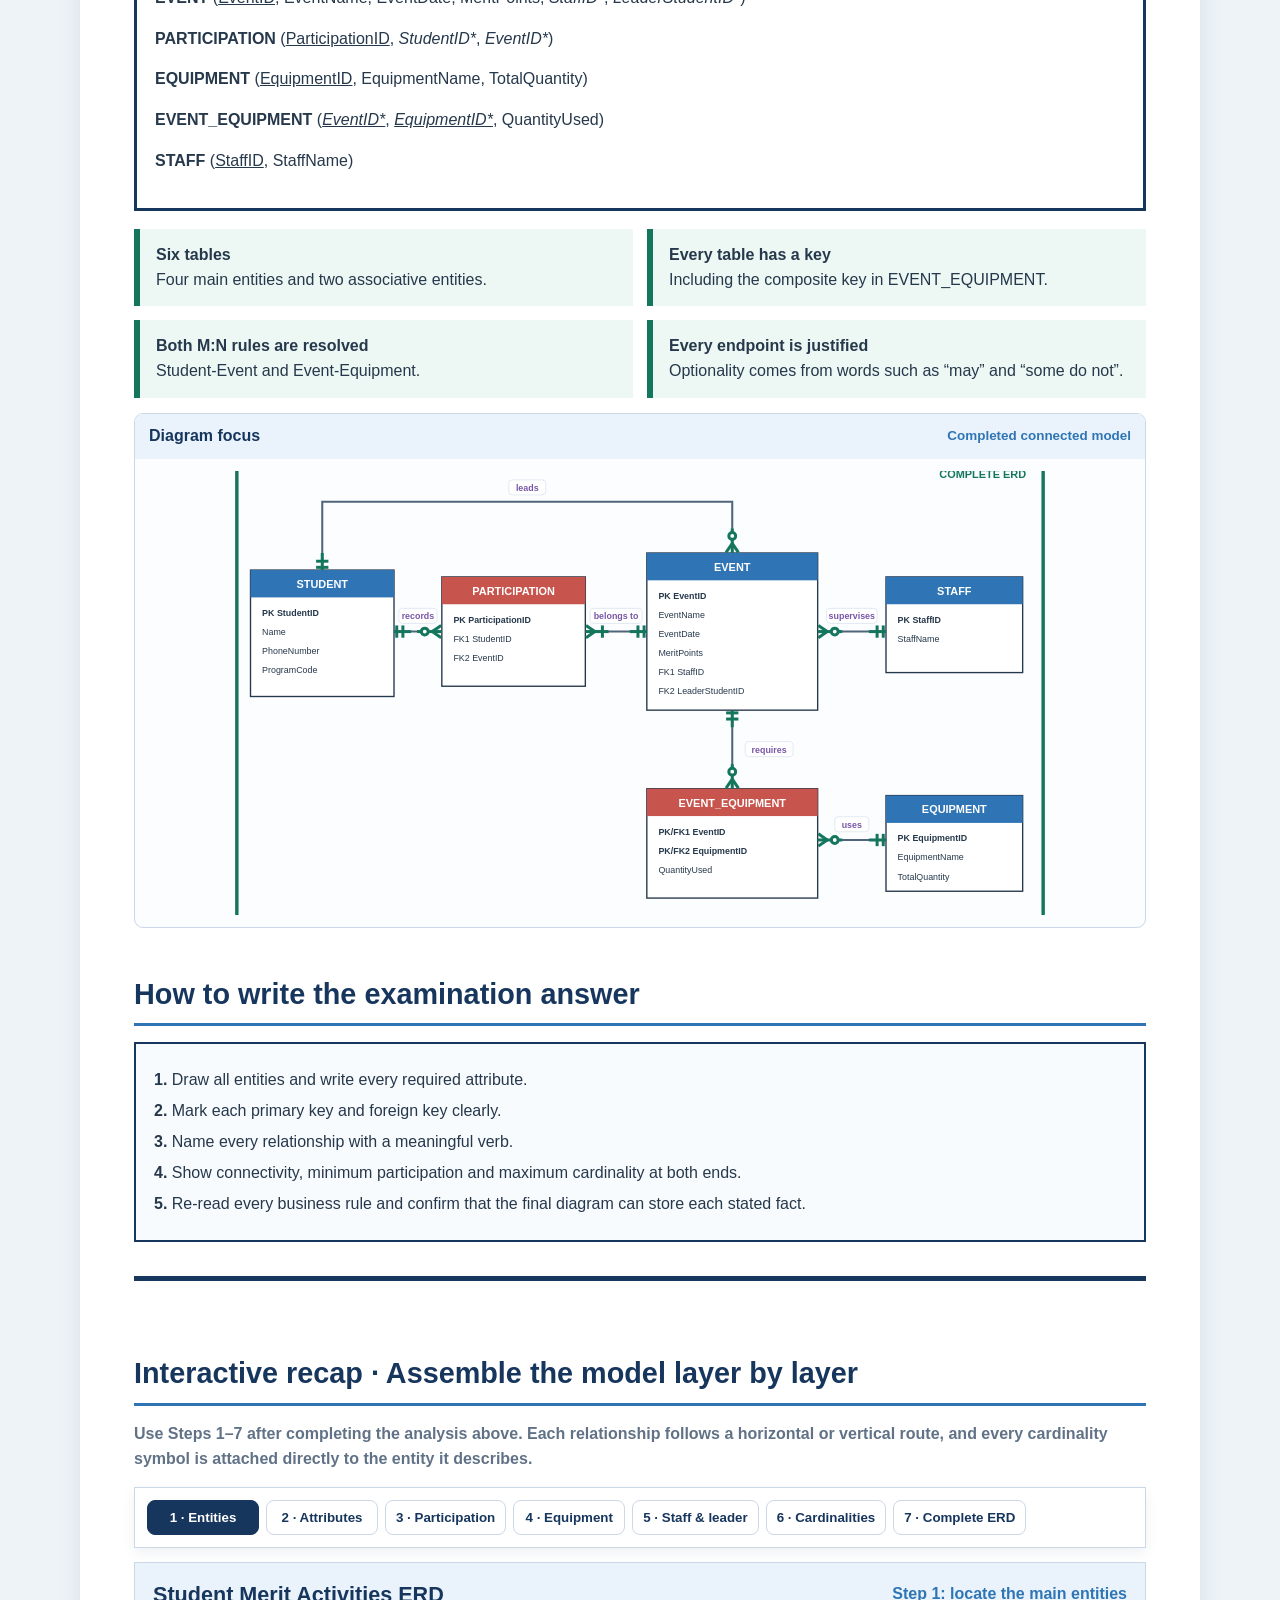
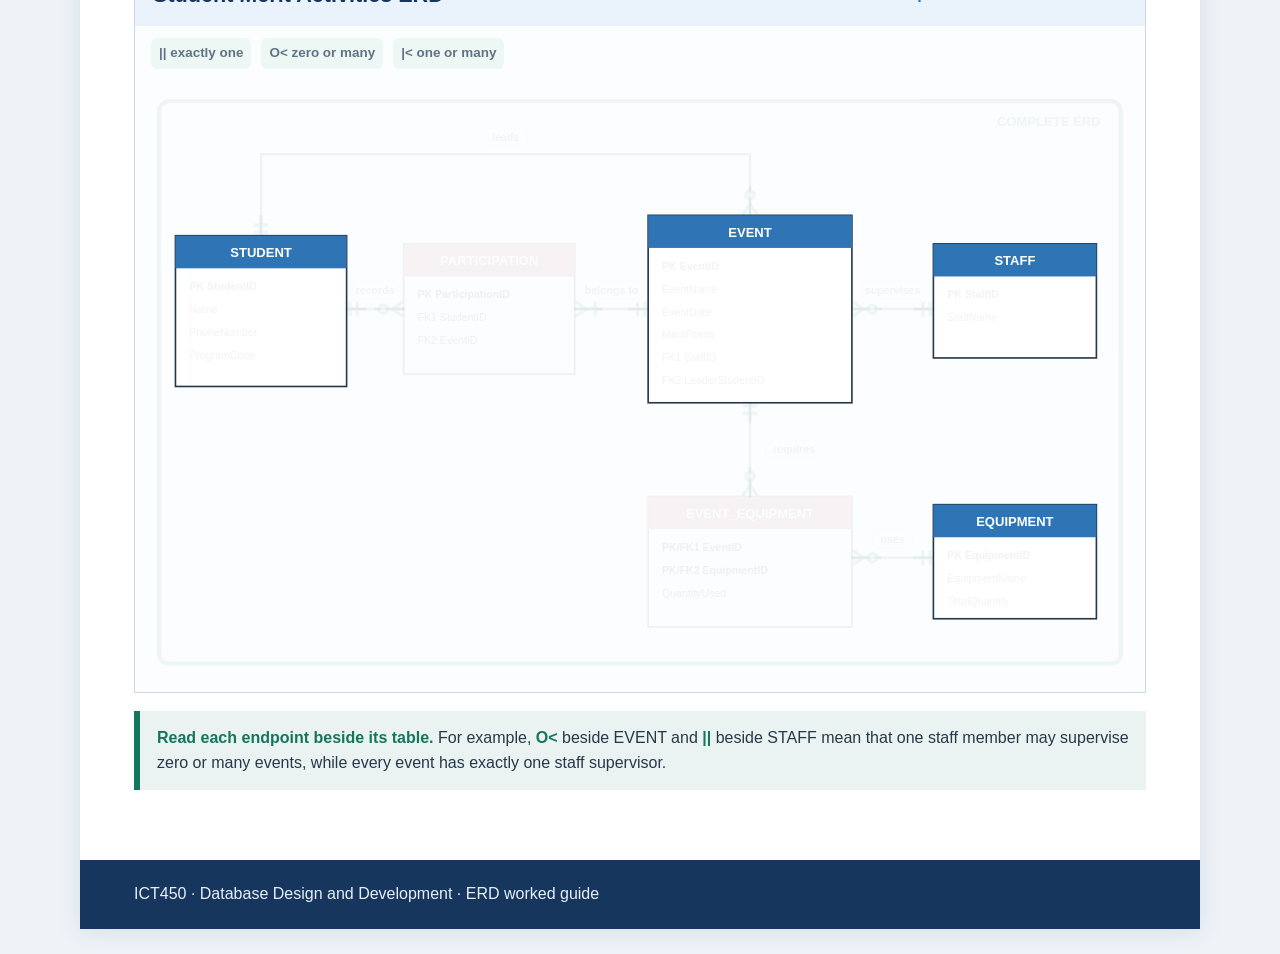
<file: 03-erd-guide/A Beginner's Guide to Building an ERD from Business Rules.html>
<!doctype html>
<html lang="en">
<head>
  <meta charset="utf-8">
  <meta name="viewport" content="width=device-width,initial-scale=1">
  <title>A Beginner's Guide to Building an ERD from Business Rules</title>
  <style>
    :root {
      --navy:#17365d; --blue:#2f75b5; --blue-soft:#eaf3fb; --ink:#26384b;
      --muted:#617287; --line:#cbd8e6; --paper:#fff; --page:#eef3f8;
      --entity:#2f75b5; --attribute:#d99a22; --relationship:#7856a7;
      --cardinality:#15765e; --bridge:#c7554d; --yellow:#fff1a8;
    }
    *{box-sizing:border-box}
    html{scroll-behavior:smooth}
    body{margin:0;background:var(--page);color:var(--ink);font:16px/1.55 Arial,Helvetica,sans-serif}
    a{color:var(--blue);font-weight:700}
    main{max-width:1120px;margin:24px auto;background:var(--paper);box-shadow:0 4px 22px #17365d1a}
    main[id],section[id]{scroll-margin-top:24px}
    .quick-nav{position:fixed;z-index:30;top:50%;left:max(8px,calc(50% - 700px));width:118px;max-height:82vh;overflow:auto;padding:8px;border:1px solid var(--line);border-radius:11px;background:#fffffff2;box-shadow:0 8px 24px #17365d22;transform:translateY(-50%);backdrop-filter:blur(8px)}
    .quick-nav strong{display:block;margin:2px 5px 6px;color:var(--navy);font-size:.7rem;letter-spacing:.08em;text-transform:uppercase}
    .quick-nav a{display:block;margin:1px 0;padding:5px 7px;border-left:3px solid transparent;border-radius:5px;color:var(--muted);font-size:.72rem;line-height:1.15;text-decoration:none}
    .quick-nav a:hover{color:var(--navy);background:var(--blue-soft)}
    .quick-nav a.is-active{border-left-color:var(--blue);color:var(--navy);background:var(--blue-soft);font-weight:900}
    .quick-nav-toggle{display:none}
    .hero{padding:46px 54px 34px;color:#fff;background:linear-gradient(135deg,var(--navy),#245b8d 70%,#2f75b5)}
    .hero a{color:#fff}
    .kicker{margin:0 0 8px;font-size:.78rem;font-weight:900;letter-spacing:.13em;text-transform:uppercase;opacity:.8}
    h1{max-width:780px;margin:0;font-size:clamp(2rem,5vw,3.35rem);line-height:1.05}
    .hero-copy{max-width:800px;margin:18px 0 0;font-size:1.08rem;color:#e9f3fc}
    .source-link{display:inline-flex;margin-top:20px;padding:9px 12px;border:1px solid #ffffff66;border-radius:8px;text-decoration:none;background:#ffffff16}
    .content{padding:34px 54px 52px}
    h2{margin:44px 0 16px;color:var(--navy);font-size:1.8rem;border-bottom:3px solid var(--blue);padding-bottom:7px}
    h3{color:var(--navy)}
    .intro-grid,.rule-grid,.entity-grid,.check-grid{display:grid;gap:14px}
    .intro-grid{grid-template-columns:repeat(5,minmax(0,1fr));margin:0 0 26px}
    .process-card{padding:15px;border-top:6px solid var(--c);background:color-mix(in srgb,var(--c) 9%,white);border-radius:8px}
    .process-card strong{display:block;color:var(--c);font-size:1.02rem}
    .legend{display:flex;gap:10px;flex-wrap:wrap;margin:18px 0 28px}
    .legend span{display:inline-flex;align-items:center;gap:7px;padding:6px 9px;border-radius:999px;background:#f5f8fb;font-size:.85rem;font-weight:800}
    .swatch{width:17px;height:17px;background:var(--c);display:inline-block}
    .swatch.entity{border-radius:2px}.swatch.attribute{border-radius:50%}.swatch.relationship{transform:rotate(45deg);border-radius:2px}.swatch.cardinality{border-radius:999px}.swatch.bridge{clip-path:polygon(50% 0,100% 24%,92% 100%,8% 100%,0 24%)}
    .case-note,.callout{margin:18px 0;padding:15px 17px;border-left:6px solid var(--c);background:color-mix(in srgb,var(--c) 9%,white)}
    .case-note{--c:var(--navy)}
    .callout strong{color:var(--c)}
    .stepper{display:flex;gap:7px;overflow-x:auto;padding:12px;background:#fff;border:1px solid var(--line);box-shadow:0 5px 12px #17365d12}
    .question-sheet{margin:26px 0 30px;border:2px solid var(--navy);background:#fff}
    .question-heading{display:flex;justify-content:space-between;gap:16px;align-items:center;padding:13px 17px;color:#fff;background:var(--navy)}
    .question-heading h2{margin:0;padding:0;border:0;color:#fff;font-size:1.3rem}
    .question-heading span{font-weight:800}
    .source-extract{margin:0;padding:18px 20px 16px;border-bottom:1px solid var(--line);background:#f2f6fa}
    .source-extract a{display:block;max-width:880px;margin:0 auto;border:1px solid #aebdcb;background:#fff;box-shadow:0 5px 18px #17365d1a}
    .source-extract img{display:block;width:100%;height:auto}
    .source-extract figcaption{max-width:880px;margin:10px auto 0;color:var(--muted);font-size:.85rem}
    .source-extract figcaption strong{color:var(--navy)}
    .transcription-label{margin:-2px 0 16px;padding:9px 12px;border-left:5px solid var(--attribute);background:#fff8df;color:var(--navy);font-size:.88rem;font-weight:900}
    .question-body{padding:20px 22px}
    .question-body>p:first-child{font-weight:700}
    .business-rules{display:grid;gap:12px;margin:18px 0;padding-left:0;list-style:none;counter-reset:business-rule}
    .business-rules li{position:relative;padding:11px 13px 11px 54px;border-left:4px solid var(--line);background:#f8fafc;counter-increment:business-rule}
    .business-rules li::before{position:absolute;left:13px;top:11px;display:grid;width:27px;height:27px;place-items:center;border-radius:50%;color:#fff;background:var(--navy);font-size:.82rem;font-weight:900;content:counter(business-rule)}
    .extract{padding:1px 3px;border-radius:3px;font-weight:800;box-decoration-break:clone;-webkit-box-decoration-break:clone}
    .extract.entity{color:#154c79;background:#dcecf9}.extract.attribute{color:#7a5100;background:#ffefbd}
    .extract.relationship{color:#563683;background:#eee5fa}.extract.cardinality{color:#075a45;background:#dff4ec}
    .extract.bridge{color:#8b2f29;background:#fbe3e0}
    .rule-reading{display:block;margin-top:7px;color:var(--muted);font-size:.84rem;font-weight:700}
    .question-tasks{margin-top:18px;padding-top:14px;border-top:1px solid var(--line)}
    .question-tasks p{margin:8px 0}
    .stepper button{min-width:112px;padding:9px 10px;border:1px solid var(--line);border-radius:8px;background:#fff;color:var(--navy);font-weight:800}
    .stepper button[aria-pressed="true"]{color:#fff;background:var(--navy);border-color:var(--navy)}
    .assembly-recap{margin-top:34px;padding-top:26px;border-top:5px solid var(--navy)}
    .assembly-intro{margin:0 0 15px;color:var(--muted);font-weight:700}
    .build-panel{margin-top:14px;border:1px solid var(--line);background:#fbfdff;overflow:hidden}
    .build-header{display:flex;justify-content:space-between;gap:16px;align-items:center;padding:15px 18px;background:var(--blue-soft)}
    .build-header h2{margin:0;border:0;padding:0;font-size:1.35rem}
    .build-status{font-weight:800;color:var(--blue)}
    .diagram-wrap{overflow-x:auto;padding:16px}
    .diagram-wrap svg{display:block;width:100%;min-width:880px;height:auto}
    [data-stage]{transition:opacity .25s ease}
    [data-stage].is-hidden{opacity:.06;pointer-events:none}
    .table-box{fill:#fff;stroke:#26384b;stroke-width:2}
    .table-head{fill:var(--entity)}
    .bridge-head{fill:var(--bridge)}
    .table-title{fill:#fff;font-size:16px;font-weight:800;text-anchor:middle}
    .field{fill:#26384b;font-size:13px}.key{font-weight:800}
    .rel-line{fill:none;stroke:#50657b;stroke-width:3;stroke-linecap:square;stroke-linejoin:miter}
    .rel-label-bg{fill:#fff;stroke:#d6e0ea;stroke-width:1}
    .rel-name{fill:var(--relationship);font-size:13px;font-weight:800;text-anchor:middle}
    .cf line,.cf circle{fill:#fff;stroke:var(--cardinality);stroke-width:3;vector-effect:non-scaling-stroke}
    .endpoint-key{display:flex;flex-wrap:wrap;gap:10px;margin:12px 16px 4px;color:var(--muted);font-size:.84rem;font-weight:800}
    .endpoint-key span{padding:5px 8px;border-radius:6px;background:#edf8f4}
    .rule-grid{grid-template-columns:repeat(2,minmax(0,1fr))}
    .rule{padding:17px;border:1px solid var(--line);border-radius:9px;background:#fff}
    .rule p{margin:8px 0 0}
    .clue{display:block;margin-bottom:8px;color:var(--muted);font-style:italic}
    mark{padding:1px 3px;background:var(--yellow)}
    .tag{display:inline-block;margin:3px 3px 3px 0;padding:4px 7px;border-radius:5px;color:#fff;font-size:.78rem;font-weight:900}
    .tag.entity{background:var(--entity)}.tag.attribute{background:var(--attribute)}.tag.relationship{background:var(--relationship)}.tag.cardinality{background:var(--cardinality)}.tag.bridge{background:var(--bridge)}
    .entity-grid{grid-template-columns:repeat(3,minmax(0,1fr))}
    .entity-card{border:2px solid var(--c);border-radius:8px;overflow:hidden;background:#fff}
    .entity-card h3{margin:0;padding:9px 12px;color:#fff;background:var(--c)}
    .entity-card ul{margin:0;padding:13px 16px 15px 34px}
    .entity-card li+li{margin-top:5px}
    .pk{font-weight:900;text-decoration:underline;text-decoration-thickness:2px}.fk{font-style:italic;color:#7a2944}
    .surgery{width:100%;border-collapse:collapse;margin:14px 0 22px}
    .surgery th{padding:10px;color:#fff;background:var(--navy);text-align:left}
    .surgery td{padding:10px;border:1px solid var(--line);vertical-align:top}
    .surgery tbody tr:nth-child(even){background:#f7f9fc}
    .relationship-strip{display:grid;grid-template-columns:1fr auto 1fr;gap:12px;align-items:center;margin:16px 0;padding:17px;border:1px solid var(--line);border-radius:9px}
    .relationship-strip .side{padding:12px;border-radius:7px;background:var(--blue-soft)}
    .relationship-strip .middle{text-align:center;color:var(--relationship);font-weight:900}
    .relationship-strip .symbols{font:900 1.2rem Consolas,monospace;color:var(--cardinality)}
    .step-progress{margin:15px 0 22px;border:1px solid var(--line);border-radius:9px;background:#fbfdff;overflow:hidden}
    .progress-head{display:flex;justify-content:space-between;gap:12px;align-items:center;padding:10px 14px;background:var(--blue-soft)}
    .progress-head h3{margin:0;color:var(--navy);font-size:1rem}.progress-head span{color:var(--blue);font-size:.84rem;font-weight:900}
    .mini-diagram-wrap{overflow-x:auto;padding:12px}
    .mini-diagram-wrap svg{display:block;width:820px;max-width:none;height:auto;margin:0 auto}
    .final-card{margin:18px 0;padding:18px;border:3px solid var(--navy);background:#fff}
    .final-card h3{margin-top:0}
    .check-grid{grid-template-columns:repeat(2,minmax(0,1fr))}
    .check{padding:14px 16px;border-left:6px solid var(--cardinality);background:#edf8f4}
    .warning{--c:#b45309}.safe{--c:var(--cardinality)}.bridge-callout{--c:var(--bridge)}
    .exam-answer{padding:18px;border:2px solid var(--navy);background:#f8fbfe}
    .exam-answer p{margin:6px 0}
    footer{padding:22px 54px;color:#e7f0f8;background:var(--navy)}
    @media(max-width:820px){
      main{margin:0}.hero,.content,footer{padding-left:20px;padding-right:20px}
      .intro-grid{grid-template-columns:1fr 1fr}.rule-grid,.entity-grid,.check-grid{grid-template-columns:1fr}
      .relationship-strip{grid-template-columns:1fr}.relationship-strip .middle{text-align:left}
      .progress-head{align-items:flex-start;flex-direction:column;gap:2px}.mini-diagram-wrap svg{width:700px;margin:0}
      .question-heading{align-items:flex-start;flex-direction:column;gap:5px}
      .source-extract{padding:12px 10px}
      .question-body{padding:17px 15px}
      .stepper{margin-left:-20px;margin-right:-20px}
      .surgery{display:block;max-width:100%;overflow-x:auto}
    }
    @media(min-width:1241px) and (max-width:1300px){
      .quick-nav{left:8px;width:54px;padding:7px 5px}
      .quick-nav strong{font-size:0;text-align:center}.quick-nav strong::after{content:"Jump";font-size:.62rem}
      .quick-nav a{padding:6px 3px;text-align:center;font-size:0}
      .quick-nav a::after{content:attr(data-short);font-size:.68rem}
    }
    @media(max-width:1240px){
      .quick-nav-toggle{position:fixed;z-index:42;right:14px;bottom:14px;display:flex;align-items:center;gap:7px;padding:10px 13px;border:1px solid #ffffff55;border-radius:999px;color:#fff;background:var(--navy);box-shadow:0 8px 22px #17365d55;font-weight:900}
      .quick-nav-toggle::before{content:"☰";font-size:1rem}
      .quick-nav{top:auto;right:14px;bottom:66px;left:auto;width:min(260px,calc(100vw - 28px));max-height:min(68vh,520px);padding:10px;opacity:0;visibility:hidden;pointer-events:none;transform:translateY(12px);transition:opacity .18s ease,transform .18s ease,visibility .18s ease}
      .quick-nav.is-open{opacity:1;visibility:visible;pointer-events:auto;transform:translateY(0)}
      .quick-nav strong{font-size:.76rem}.quick-nav a{padding:8px 10px;font-size:.86rem}
    }
    @media(max-width:480px){.intro-grid{grid-template-columns:1fr}.hero{padding-top:32px}.content{padding-top:24px}}
    @media(prefers-reduced-motion:reduce){html{scroll-behavior:auto}[data-stage],.quick-nav{transition:none}}
    @media print{
      body{background:#fff}main{max-width:none;margin:0;box-shadow:none}.stepper,.quick-nav,.quick-nav-toggle{display:none}.hero{print-color-adjust:exact;-webkit-print-color-adjust:exact}
      .content{padding:20px 32px}.page-break{break-before:page}h2{break-after:avoid}.rule,.entity-card,.relationship-strip,.callout,.final-card,.source-extract{break-inside:avoid}
      [data-stage].is-hidden{opacity:1}.diagram-wrap{overflow:visible}.diagram-wrap svg{min-width:0}
    }
  </style>
</head>
<body>
<button class="quick-nav-toggle" type="button" aria-expanded="false" aria-controls="quickNav">Contents</button>
<nav class="quick-nav" id="quickNav" aria-label="Guide contents">
  <strong>Jump to</strong>
  <a href="#guide-top" data-short="Top">Overview</a>
  <a href="#full-question" data-short="Q">Question</a>
  <a href="#step-1" data-short="1">1 · Entities</a>
  <a href="#step-2" data-short="2">2 · Attributes</a>
  <a href="#step-3" data-short="3">3 · Participation</a>
  <a href="#step-4" data-short="4">4 · Equipment</a>
  <a href="#step-5" data-short="5">5 · Roles</a>
  <a href="#step-6" data-short="6">6 · Endpoints</a>
  <a href="#step-7" data-short="7">7 · Complete ERD</a>
  <a href="#exam-answer" data-short="Ans">Exam answer</a>
  <a href="#interactive-recap" data-short="Recap">Interactive recap</a>
</nav>
<main id="guide-top">
  <header class="hero">
    <p class="kicker">ICT450 ERD guide · Worked final-examination example</p>
    <h1>Building an ERD from Business Rules</h1>
    <p class="hero-copy">Take the scenario apart, identify each database fact, resolve its many-to-many relationships, and assemble a defensible Crow's Foot diagram.</p>
    <a class="source-link" href="past-examination-erd.html">← All worked ERD questions</a>
    <a class="source-link" href="../04-exams/ocr/JULY26%20-%20searchable%20OCR.pdf" target="_blank" rel="noopener">Open July 2026 Question 5</a>
  </header>

  <div class="content">
    <div class="intro-grid" aria-label="ERD analysis sequence">
      <div class="process-card" style="--c:var(--entity)"><strong>1. Nouns</strong>Candidate entities</div>
      <div class="process-card" style="--c:var(--attribute)"><strong>2. Details</strong>Attributes and keys</div>
      <div class="process-card" style="--c:var(--relationship)"><strong>3. Verbs</strong>Relationship names</div>
      <div class="process-card" style="--c:var(--cardinality)"><strong>4. Quantifiers</strong>Minimum and maximum</div>
      <div class="process-card" style="--c:var(--bridge)"><strong>5. M:N rules</strong>Associative entities</div>
    </div>

    <div class="legend" aria-label="Colour and shape legend">
      <span><i class="swatch entity" style="--c:var(--entity)"></i>Entity/table</span>
      <span><i class="swatch attribute" style="--c:var(--attribute)"></i>Attribute</span>
      <span><i class="swatch relationship" style="--c:var(--relationship)"></i>Relationship</span>
      <span><i class="swatch cardinality" style="--c:var(--cardinality)"></i>Cardinality</span>
      <span><i class="swatch bridge" style="--c:var(--bridge)"></i>Associative entity</span>
    </div>

    <div class="case-note"><strong>Worked case:</strong> Student Merit Activities Database System. The final answer contains six tables and resolves two many-to-many relationships. Read each rule twice: once for structure and once for minimum/maximum participation.</div>

    <section class="question-sheet" id="full-question" aria-labelledby="full-question-title">
      <div class="question-heading"><h2 id="full-question-title">Full business-rules question</h2><span>July 2026 · Question 5 · 20 marks</span></div>
      <figure class="source-extract">
        <a href="assets/july-2026-question-5-source.png" target="_blank" rel="noopener" aria-label="Open the full-resolution July 2026 Question 5 image">
          <img src="assets/july-2026-question-5-source.png" width="1350" height="1650" loading="eager" alt="Official July 2026 ICT450 final examination page 5 showing the complete Question 5 business rules and both examination tasks.">
        </a>
        <figcaption>July 2026, Question 5. Select the image to enlarge it; the highlighted question below helps identify each ERD element.</figcaption>
      </figure>
      <div class="question-body">
        <p class="transcription-label">Business rules with highlighted ERD clues</p>
        <p>Every semester, a large number of students apply to stay at the university hostel. Currently, the hostel management filters the applications by manually calculating the total merit points of each student. As the number of applications continues to increase, this process has become inefficient and time-consuming. Therefore, the hostel management has decided to develop a Student Merit Activities Database System to manage student activities and automatically calculate merit points for hostel applications. As a database designer, you are tasked with designing the database system according to the following requirements:</p>
        <ul class="business-rules">
          <li>The system must record <span class="extract entity">student</span> details, including <span class="extract attribute">ID, name, phone number, and program code</span>.<span class="rule-reading">Extract → STUDENT entity and four attributes.</span></li>
          <li>Each <span class="extract entity">student</span> <span class="extract cardinality">may</span> <span class="extract relationship">participate in</span> <span class="extract cardinality">multiple</span> <span class="extract entity">events</span>, and each event should be participated by <span class="extract cardinality">at least one</span> student. There is a <span class="extract bridge">unique ID for each participation</span>.<span class="rule-reading">Extract → M:N Student-Event rule, PARTICIPATION bridge, ParticipationID and both endpoint minima.</span></li>
          <li><span class="extract entity">Event</span> details such as <span class="extract attribute">ID, name, date, and merit points</span> are recorded.<span class="rule-reading">Extract → EVENT entity and four attributes.</span></li>
          <li>An <span class="extract entity">event</span> <span class="extract cardinality">may</span> <span class="extract relationship">require</span> <span class="extract cardinality">multiple</span> pieces of <span class="extract entity">equipment</span>, and each piece of equipment <span class="extract cardinality">may</span> be <span class="extract relationship">used across</span> <span class="extract cardinality">multiple</span> events. The system must track the <span class="extract bridge">total quantity of equipment used per event</span>.<span class="rule-reading">Extract → M:N Event-Equipment rule, EVENT_EQUIPMENT bridge and QuantityUsed.</span></li>
          <li>Each <span class="extract entity">equipment</span> has its <span class="extract attribute">ID, name, and total quantity in store</span>.<span class="rule-reading">Extract → EQUIPMENT entity and stock attributes.</span></li>
          <li>Each <span class="extract entity">event</span> needs to be <span class="extract relationship">supervised by</span> <span class="extract cardinality">one</span> <span class="extract entity">staff member</span>. There are <span class="extract cardinality">some staff members who do not supervise any events</span>. Finally, each event is <span class="extract relationship">led by</span> <span class="extract cardinality">one</span> <span class="extract entity">student</span>, designated as the Event Leader.<span class="rule-reading">Extract → Staff-Event and Student-Event Leader relationships, including mandatory Event endpoints and optional Staff/Student endpoints.</span></li>
        </ul>
        <div class="question-tasks">
          <p><strong>(a)</strong> Construct a complete Entity Relationship Diagram (ERD) with all of the required tables, attributes, and relationships using the Crow's Foot notation that reflects all of the given business rules. <strong>(16 marks)</strong></p>
          <p><strong>(b)</strong> Identify TWO (2) relevant information that you can get from the ERD you constructed in (a). <strong>(4 marks)</strong></p>
        </div>
      </div>
    </section>

    <section class="page-break" id="step-1">
      <h2>Step 1 · Perform noun surgery</h2>
      <p>A noun is only a <em>candidate</em> entity. Ask whether the system needs several distinguishable instances and whether each instance needs its own facts.</p>
      <div class="rule-grid">
        <article class="rule"><span class="clue">“Record student details...”</span><span class="tag entity">STUDENT</span><span class="tag attribute">ID · name · phone · program</span><p>The noun has its own identifier and descriptive facts, so it becomes an entity.</p></article>
        <article class="rule"><span class="clue">“Event details such as ID, name, date and merit points...”</span><span class="tag entity">EVENT</span><span class="tag attribute">ID · name · date · points</span><p>The system stores many events and each event has its own details.</p></article>
        <article class="rule"><span class="clue">“Each equipment has its ID, name and total quantity...”</span><span class="tag entity">EQUIPMENT</span><span class="tag attribute">ID · name · quantity</span><p>Equipment is not merely an Event attribute because the same equipment can be used by several events.</p></article>
        <article class="rule"><span class="clue">“Each event needs to be supervised by one staff member...”</span><span class="tag entity">STAFF</span><p>Staff must be identifiable even though the question does not list its attributes. <mark>StaffID and StaffName are necessary design additions</mark>.</p></article>
      </div>
      <div class="callout warning"><strong>Do not turn every noun into a table.</strong> “Hostel application” explains the business purpose, but the supplied rules do not provide application details or require an APPLICATION entity.</div>
      <div class="step-progress" data-progress-step="1"><div class="progress-head"><h3>Diagram focus</h3><span>Candidate entities only</span></div><div class="mini-diagram-wrap"></div></div>
    </section>

    <section id="step-2">
      <h2>Step 2 · Attach attributes and keys</h2>
      <div class="entity-grid">
        <article class="entity-card" style="--c:var(--entity)"><h3>STUDENT</h3><ul><li><span class="pk">PK StudentID</span></li><li>Name</li><li>PhoneNumber</li><li>ProgramCode</li></ul></article>
        <article class="entity-card" style="--c:var(--entity)"><h3>EVENT</h3><ul><li><span class="pk">PK EventID</span></li><li>EventName</li><li>EventDate</li><li>MeritPoints</li><li><span class="fk">FK1 StaffID</span></li><li><span class="fk">FK2 LeaderStudentID</span></li></ul></article>
        <article class="entity-card" style="--c:var(--entity)"><h3>EQUIPMENT</h3><ul><li><span class="pk">PK EquipmentID</span></li><li>EquipmentName</li><li>TotalQuantity</li></ul></article>
        <article class="entity-card" style="--c:var(--entity)"><h3>STAFF</h3><ul><li><span class="pk">PK StaffID</span></li><li>StaffName</li></ul></article>
      </div>
      <div class="callout safe"><strong>Key test:</strong> a primary key identifies one occurrence of an entity. A foreign key appears only after a relationship has been analysed.</div>
      <div class="step-progress" data-progress-step="2"><div class="progress-head"><h3>Diagram focus</h3><span>Attributes and identifiers</span></div><div class="mini-diagram-wrap"></div></div>
    </section>

    <section class="page-break" id="step-3">
      <h2>Step 3 · Resolve Student participation</h2>
      <div class="relationship-strip"><div class="side"><strong>STUDENT</strong><br><span class="symbols">||</span> for each participation row</div><div class="middle">RECORDS<br>PARTICIPATION</div><div class="side"><strong>PARTICIPATION</strong><br><span class="symbols">O&lt;</span> for one student</div></div>
      <table class="surgery"><thead><tr><th>Business-rule clue</th><th>Question to ask</th><th>ERD decision</th></tr></thead><tbody>
        <tr><td>Each student <mark>may</mark> participate in <mark>multiple</mark> events.</td><td>Minimum and maximum events for one student?</td><td><strong>0..many</strong>; “may” permits zero and “multiple” permits many.</td></tr>
        <tr><td>Each event should be participated by <mark>at least one</mark> student.</td><td>Minimum and maximum students for one event?</td><td><strong>1..many</strong>.</td></tr>
        <tr><td>There is a unique ID for each participation.</td><td>Does the relationship need its own record?</td><td>Create <strong>PARTICIPATION</strong> with ParticipationID, StudentID and EventID.</td></tr>
      </tbody></table>
      <div class="entity-card" style="--c:var(--bridge)"><h3>PARTICIPATION</h3><ul><li><span class="pk">PK ParticipationID</span></li><li><span class="fk">FK1 StudentID</span></li><li><span class="fk">FK2 EventID</span></li></ul></div>
      <div class="callout bridge-callout"><strong>Why the bridge?</strong> STUDENT and EVENT form an M:N relationship. PARTICIPATION converts it into two 1:M relationships and provides a home for the question's unique participation identifier.</div>
      <div class="step-progress" data-progress-step="3"><div class="progress-head"><h3>Diagram focus</h3><span>STUDENT–PARTICIPATION–EVENT only</span></div><div class="mini-diagram-wrap"></div></div>
    </section>

    <section id="step-4">
      <h2>Step 4 · Resolve Event equipment</h2>
      <table class="surgery"><thead><tr><th>Phrase</th><th>Meaning</th><th>Model</th></tr></thead><tbody>
        <tr><td>An event <mark>may require multiple</mark> pieces of equipment.</td><td>One event can use zero or many equipment types.</td><td>EVENT 0..M EQUIPMENT</td></tr>
        <tr><td>Equipment <mark>may be used across multiple events</mark>.</td><td>One equipment item can appear in zero or many events.</td><td>EQUIPMENT 0..M EVENT</td></tr>
        <tr><td>Track quantity <mark>used per event</mark>.</td><td>QuantityUsed depends on the event-equipment pairing, not on either entity alone.</td><td>Put QuantityUsed in EVENT_EQUIPMENT.</td></tr>
      </tbody></table>
      <div class="entity-card" style="--c:var(--bridge)"><h3>EVENT_EQUIPMENT</h3><ul><li><span class="pk">PK/FK1 EventID</span></li><li><span class="pk">PK/FK2 EquipmentID</span></li><li>QuantityUsed</li></ul></div>
      <div class="callout warning"><strong>Common error:</strong> TotalQuantity belongs to EQUIPMENT because it describes stock. QuantityUsed belongs to EVENT_EQUIPMENT because it describes the amount used by one event.</div>
      <div class="step-progress" data-progress-step="4"><div class="progress-head"><h3>Diagram focus</h3><span>EVENT–EVENT_EQUIPMENT–EQUIPMENT only</span></div><div class="mini-diagram-wrap"></div></div>
    </section>

    <section class="page-break" id="step-5">
      <h2>Step 5 · Read supervision and leadership separately</h2>
      <div class="rule-grid">
        <article class="rule"><span class="tag relationship">STAFF supervises EVENT</span><p>Each EVENT has <strong>exactly one</strong> STAFF supervisor. A STAFF member may supervise <strong>zero or many</strong> events. Store StaffID as an EVENT foreign key.</p></article>
        <article class="rule"><span class="tag relationship">STUDENT leads EVENT</span><p>Each EVENT has <strong>exactly one</strong> STUDENT leader. A STUDENT may lead <strong>zero or many</strong> events. Store LeaderStudentID as an EVENT foreign key.</p></article>
      </div>
      <div class="callout warning"><strong>Do not invent a constraint:</strong> the question does not state that the event leader must also appear in PARTICIPATION. That may be a sensible policy, but it is not part of the supplied business rules.</div>
      <div class="step-progress" data-progress-step="5"><div class="progress-head"><h3>Diagram focus</h3><span>Supervision and leadership only</span></div><div class="mini-diagram-wrap"></div></div>
    </section>

    <section id="step-6">
      <h2>Step 6 · Translate words into Crow's Foot endpoints</h2>
      <table class="surgery"><thead><tr><th>Wording</th><th>Minimum</th><th>Maximum</th><th>Endpoint</th></tr></thead><tbody>
        <tr><td>may / some do not</td><td>zero</td><td>from the remaining phrase</td><td><span class="tag cardinality">O</span></td></tr>
        <tr><td>each / one / exactly one</td><td>one</td><td>one</td><td><span class="tag cardinality">||</span></td></tr>
        <tr><td>at least one</td><td>one</td><td>many</td><td><span class="tag cardinality">|&lt;</span></td></tr>
        <tr><td>multiple / many / several</td><td>read “may” or “must”</td><td>many</td><td><span class="tag cardinality">&lt;</span></td></tr>
      </tbody></table>
      <div class="callout safe"><strong>Read from both directions.</strong> “Each event has one supervisor” does not tell whether every staff member must supervise an event. The next sentence supplies that missing minimum: some staff supervise none.</div>
      <div class="step-progress" data-progress-step="6"><div class="progress-head"><h3>Diagram focus</h3><span>Minimum and maximum endpoints</span></div><div class="mini-diagram-wrap"></div></div>
    </section>

    <section class="page-break" id="step-7">
      <h2>Step 7 · Assemble and inspect the complete ERD</h2>
      <div class="final-card">
        <h3>Final relational structure</h3>
        <p><strong>STUDENT</strong> (<u>StudentID</u>, Name, PhoneNumber, ProgramCode)</p>
        <p><strong>EVENT</strong> (<u>EventID</u>, EventName, EventDate, MeritPoints, <em>StaffID*</em>, <em>LeaderStudentID*</em>)</p>
        <p><strong>PARTICIPATION</strong> (<u>ParticipationID</u>, <em>StudentID*</em>, <em>EventID*</em>)</p>
        <p><strong>EQUIPMENT</strong> (<u>EquipmentID</u>, EquipmentName, TotalQuantity)</p>
        <p><strong>EVENT_EQUIPMENT</strong> (<u><em>EventID*</em></u>, <u><em>EquipmentID*</em></u>, QuantityUsed)</p>
        <p><strong>STAFF</strong> (<u>StaffID</u>, StaffName)</p>
      </div>
      <div class="check-grid">
        <div class="check"><strong>Six tables</strong><br>Four main entities and two associative entities.</div>
        <div class="check"><strong>Every table has a key</strong><br>Including the composite key in EVENT_EQUIPMENT.</div>
        <div class="check"><strong>Both M:N rules are resolved</strong><br>Student-Event and Event-Equipment.</div>
        <div class="check"><strong>Every endpoint is justified</strong><br>Optionality comes from words such as “may” and “some do not”.</div>
      </div>
      <div class="step-progress" data-progress-step="7"><div class="progress-head"><h3>Diagram focus</h3><span>Completed connected model</span></div><div class="mini-diagram-wrap"></div></div>
    </section>

    <section id="exam-answer">
      <h2>How to write the examination answer</h2>
      <div class="exam-answer">
        <p><strong>1.</strong> Draw all entities and write every required attribute.</p>
        <p><strong>2.</strong> Mark each primary key and foreign key clearly.</p>
        <p><strong>3.</strong> Name every relationship with a meaningful verb.</p>
        <p><strong>4.</strong> Show connectivity, minimum participation and maximum cardinality at both ends.</p>
        <p><strong>5.</strong> Re-read every business rule and confirm that the final diagram can store each stated fact.</p>
      </div>
    </section>

    <section class="assembly-recap page-break" id="interactive-recap" aria-labelledby="build-title">
      <h2 id="build-title">Interactive recap · Assemble the model layer by layer</h2>
      <p class="assembly-intro">Use Steps 1–7 after completing the analysis above. Each relationship follows a horizontal or vertical route, and every cardinality symbol is attached directly to the entity it describes.</p>
      <nav class="stepper" aria-label="Diagram assembly steps">
        <button type="button" data-step="1" aria-pressed="true">1 · Entities</button>
        <button type="button" data-step="2" aria-pressed="false">2 · Attributes</button>
        <button type="button" data-step="3" aria-pressed="false">3 · Participation</button>
        <button type="button" data-step="4" aria-pressed="false">4 · Equipment</button>
        <button type="button" data-step="5" aria-pressed="false">5 · Staff & leader</button>
        <button type="button" data-step="6" aria-pressed="false">6 · Cardinalities</button>
        <button type="button" data-step="7" aria-pressed="false">7 · Complete ERD</button>
      </nav>

      <div class="build-panel">
        <div class="build-header"><h2>Student Merit Activities ERD</h2><span class="build-status" id="buildStatus" aria-live="polite">Step 1: locate the main entities</span></div>
        <div class="endpoint-key" aria-label="Crow's Foot endpoint legend"><span>|| exactly one</span><span>O&lt; zero or many</span><span>|&lt; one or many</span></div>
        <div class="diagram-wrap">
          <svg id="assemblyDiagram" viewBox="0 0 1200 720" role="img" aria-labelledby="diagramTitle diagramDesc">
            <title id="diagramTitle">Student Merit Activities Crow's Foot ERD assembled in seven steps</title>
            <desc id="diagramDesc">A connected Crow's Foot model with orthogonal relationship lines and cardinality symbols attached at both entity endpoints.</desc>
            <defs>
              <g id="cf-one" class="cf"><line x1="0" y1="0" x2="25" y2="0"/><line x1="4" y1="-9" x2="4" y2="9"/><line x1="13" y1="-9" x2="13" y2="9"/></g>
              <g id="cf-zero-many" class="cf"><line x1="0" y1="0" x2="36" y2="0"/><line x1="1" y1="-9" x2="14" y2="0"/><line x1="1" y1="9" x2="14" y2="0"/><circle cx="25" cy="0" r="5"/></g>
              <g id="cf-one-many" class="cf"><line x1="0" y1="0" x2="34" y2="0"/><line x1="1" y1="-9" x2="14" y2="0"/><line x1="1" y1="9" x2="14" y2="0"/><line x1="25" y1="-9" x2="25" y2="9"/></g>
            </defs>

            <g data-stage="3">
              <g data-relation="participation">
                <path class="rel-line" d="M240 270 H310"/>
                <rect class="rel-label-bg" x="247" y="236" width="56" height="22" rx="5"/><text class="rel-name" x="275" y="252">records</text>
                <path class="rel-line" d="M520 270 H610"/>
                <rect class="rel-label-bg" x="527" y="236" width="76" height="22" rx="5"/><text class="rel-name" x="565" y="252">belongs to</text>
              </g>
            </g>
            <g data-stage="4">
              <g data-relation="equipment">
                <path class="rel-line" d="M735 385 V500"/>
                <rect class="rel-label-bg" x="754" y="431" width="70" height="22" rx="5"/><text class="rel-name" x="789" y="447">requires</text>
                <path class="rel-line" d="M860 575 H960"/>
                <rect class="rel-label-bg" x="885" y="541" width="50" height="22" rx="5"/><text class="rel-name" x="910" y="557">uses</text>
              </g>
            </g>
            <g data-stage="5">
              <g data-relation="supervision"><path class="rel-line" d="M860 270 H960"/><rect class="rel-label-bg" x="873" y="236" width="74" height="22" rx="5"/><text class="rel-name" x="910" y="252">supervises</text></g>
              <g data-relation="leadership"><path class="rel-line" d="M135 180 V80 H735 V155"/><rect class="rel-label-bg" x="408" y="48" width="54" height="22" rx="5"/><text class="rel-name" x="435" y="64">leads</text></g>
            </g>

            <g data-stage="1">
              <g data-node="student"><rect class="table-box" x="30" y="180" width="210" height="185"/><rect class="table-head" x="30" y="180" width="210" height="40"/><text class="table-title" x="135" y="206">STUDENT</text></g>
              <g data-node="event"><rect class="table-box" x="610" y="155" width="250" height="230"/><rect class="table-head" x="610" y="155" width="250" height="40"/><text class="table-title" x="735" y="181">EVENT</text></g>
              <g data-node="staff"><rect class="table-box" x="960" y="190" width="200" height="140"/><rect class="table-head" x="960" y="190" width="200" height="40"/><text class="table-title" x="1060" y="216">STAFF</text></g>
              <g data-node="equipment"><rect class="table-box" x="960" y="510" width="200" height="140"/><rect class="table-head" x="960" y="510" width="200" height="40"/><text class="table-title" x="1060" y="536">EQUIPMENT</text></g>
            </g>

            <g data-stage="2">
              <g data-fields="student"><text class="field key" x="47" y="247">PK  StudentID</text><text class="field" x="47" y="275">Name</text><text class="field" x="47" y="303">PhoneNumber</text><text class="field" x="47" y="331">ProgramCode</text></g>
              <g data-fields="event"><text class="field key" x="627" y="222">PK  EventID</text><text class="field" x="627" y="250">EventName</text><text class="field" x="627" y="278">EventDate</text><text class="field" x="627" y="306">MeritPoints</text><text class="field" x="627" y="334">FK1  StaffID</text><text class="field" x="627" y="362">FK2  LeaderStudentID</text></g>
              <g data-fields="staff"><text class="field key" x="977" y="257">PK  StaffID</text><text class="field" x="977" y="285">StaffName</text></g>
              <g data-fields="equipment"><text class="field key" x="977" y="577">PK  EquipmentID</text><text class="field" x="977" y="605">EquipmentName</text><text class="field" x="977" y="633">TotalQuantity</text></g>
            </g>

            <g data-stage="3">
              <g data-node="participation"><rect class="table-box" x="310" y="190" width="210" height="160"/><rect class="bridge-head" x="310" y="190" width="210" height="40"/><text class="table-title" x="415" y="216">PARTICIPATION</text></g>
              <g data-fields="participation"><text class="field key" x="327" y="257">PK  ParticipationID</text><text class="field" x="327" y="285">FK1  StudentID</text><text class="field" x="327" y="313">FK2  EventID</text></g>
            </g>

            <g data-stage="4">
              <g data-node="event-equipment"><rect class="table-box" x="610" y="500" width="250" height="160"/><rect class="bridge-head" x="610" y="500" width="250" height="40"/><text class="table-title" x="735" y="526">EVENT_EQUIPMENT</text></g>
              <g data-fields="event-equipment"><text class="field key" x="627" y="567">PK/FK1  EventID</text><text class="field key" x="627" y="595">PK/FK2  EquipmentID</text><text class="field" x="627" y="623">QuantityUsed</text></g>
            </g>

            <g data-stage="6">
              <g data-endpoints="participation"><use href="#cf-one" transform="translate(240 270)"/><use href="#cf-zero-many" transform="translate(310 270) scale(-1 1)"/><use href="#cf-one-many" transform="translate(520 270)"/><use href="#cf-one" transform="translate(610 270) scale(-1 1)"/></g>
              <g data-endpoints="supervision"><use href="#cf-zero-many" transform="translate(860 270)"/><use href="#cf-one" transform="translate(960 270) scale(-1 1)"/></g>
              <g data-endpoints="equipment"><use href="#cf-one" transform="translate(735 385) rotate(90)"/><use href="#cf-zero-many" transform="translate(735 500) rotate(-90)"/><use href="#cf-zero-many" transform="translate(860 575)"/><use href="#cf-one" transform="translate(960 575) scale(-1 1)"/></g>
              <g data-endpoints="leadership"><use href="#cf-one" transform="translate(135 180) rotate(-90)"/><use href="#cf-zero-many" transform="translate(735 155) rotate(-90)"/></g>
            </g>

            <g data-stage="7" data-complete="true"><rect x="10" y="15" width="1180" height="690" rx="12" fill="none" stroke="#15765e" stroke-width="5"/><text x="1165" y="45" text-anchor="end" fill="#15765e" font-size="16" font-weight="800">COMPLETE ERD</text></g>
          </svg>
        </div>
      </div>
      <div class="callout safe"><strong>Read each endpoint beside its table.</strong> For example, <strong>O&lt;</strong> beside EVENT and <strong>||</strong> beside STAFF mean that one staff member may supervise zero or many events, while every event has exactly one staff supervisor.</div>
    </section>
  </div>

  <footer>ICT450 · Database Design and Development · ERD worked guide</footer>
</main>
<script>
(() => {
  "use strict";
  const descriptions = [
    "Step 1: locate the main entities",
    "Step 2: attach attributes and keys",
    "Step 3: resolve Student-Event participation",
    "Step 4: resolve Event-Equipment usage",
    "Step 5: add supervision and leadership",
    "Step 6: place minimum and maximum endpoints",
    "Step 7: inspect the complete ERD"
  ];
  const sourceDiagram = document.getElementById("assemblyDiagram");
  const buttons = [...document.querySelectorAll("[data-step]")];
  const layers = [...sourceDiagram.querySelectorAll("[data-stage]")];
  const status = document.getElementById("buildStatus");
  const allNodes = ["student", "event", "staff", "equipment", "participation", "event-equipment"];
  const allRelations = ["participation", "equipment", "supervision", "leadership"];
  const progressViews = {
    1:{nodes:["student","event","staff","equipment"],fields:[],relations:[],endpoints:[],viewBox:"0 105 1200 575",complete:false},
    2:{nodes:["student","event","staff","equipment"],fields:["student","event","staff","equipment"],relations:[],endpoints:[],viewBox:"0 105 1200 575",complete:false},
    3:{nodes:["student","participation","event"],fields:["student","participation","event"],relations:["participation"],endpoints:["participation"],viewBox:"0 120 900 300",complete:false},
    4:{nodes:["event","event-equipment","equipment"],fields:["event","event-equipment","equipment"],relations:["equipment"],endpoints:["equipment"],viewBox:"540 125 660 550",complete:false},
    5:{nodes:["student","event","staff"],fields:["student","event","staff"],relations:["supervision","leadership"],endpoints:["supervision","leadership"],viewBox:"0 35 1200 390",complete:false},
    6:{nodes:allNodes,fields:[],relations:allRelations,endpoints:allRelations,viewBox:"0 35 1200 650",complete:false},
    7:{nodes:allNodes,fields:allNodes,relations:allRelations,endpoints:allRelations,viewBox:"0 35 1200 650",complete:true}
  };

  document.querySelectorAll("[data-progress-step]").forEach((panel) => {
    const step = Number(panel.dataset.progressStep);
    const config = progressViews[step];
    const clone = sourceDiagram.cloneNode(true);
    const suffix = `-progress-${step}`;
    const renamed = new Map();
    clone.removeAttribute("id");
    clone.removeAttribute("aria-labelledby");
    clone.setAttribute("aria-hidden", "true");
    clone.setAttribute("focusable", "false");
    clone.setAttribute("viewBox", config.viewBox);
    clone.querySelectorAll("[id]").forEach((element) => {
      const original = element.id;
      const replacement = `${original}${suffix}`;
      renamed.set(original, replacement);
      element.id = replacement;
    });
    clone.querySelectorAll("use[href]").forEach((element) => {
      const original = element.getAttribute("href").slice(1);
      if (renamed.has(original)) element.setAttribute("href", `#${renamed.get(original)}`);
    });
    const filter = (selector, key, allowed) => clone.querySelectorAll(selector).forEach((element) => {
      element.style.display = allowed.includes(element.dataset[key]) ? "" : "none";
    });
    filter("[data-node]", "node", config.nodes);
    filter("[data-fields]", "fields", config.fields);
    filter("[data-relation]", "relation", config.relations);
    filter("[data-endpoints]", "endpoints", config.endpoints);
    clone.querySelectorAll("[data-stage]").forEach((layer) => layer.classList.remove("is-hidden"));
    clone.querySelectorAll("[data-complete]").forEach((element) => { element.style.display = config.complete ? "" : "none"; });
    panel.querySelector(".mini-diagram-wrap").append(clone);
  });

  function showStep(step) {
    buttons.forEach((button) => button.setAttribute("aria-pressed", String(Number(button.dataset.step) === step)));
    layers.forEach((layer) => layer.classList.toggle("is-hidden", Number(layer.dataset.stage) > step));
    status.textContent = descriptions[step - 1];
  }
  buttons.forEach((button) => button.addEventListener("click", () => showStep(Number(button.dataset.step))));
  showStep(1);

  const quickNav = document.getElementById("quickNav");
  const quickToggle = document.querySelector(".quick-nav-toggle");
  const quickLinks = [...quickNav.querySelectorAll('a[href^="#"]')];
  const quickTargets = quickLinks.map((link) => document.querySelector(link.getAttribute("href"))).filter(Boolean);
  const compactMenu = window.matchMedia("(max-width:1240px)");
  const closeQuickNav = () => {
    quickNav.classList.remove("is-open");
    quickToggle.setAttribute("aria-expanded", "false");
  };
  quickToggle.addEventListener("click", () => {
    const open = !quickNav.classList.contains("is-open");
    quickNav.classList.toggle("is-open", open);
    quickToggle.setAttribute("aria-expanded", String(open));
  });
  quickLinks.forEach((link) => link.addEventListener("click", () => { if (compactMenu.matches) closeQuickNav(); }));
  document.addEventListener("keydown", (event) => { if (event.key === "Escape") closeQuickNav(); });
  compactMenu.addEventListener("change", closeQuickNav);

  let navFrame = 0;
  function updateQuickNav() {
    navFrame = 0;
    const marker = window.scrollY + window.innerHeight * .28;
    let active = quickTargets[0];
    quickTargets.forEach((target) => { if (target.offsetTop <= marker) active = target; });
    quickLinks.forEach((link) => {
      const current = link.getAttribute("href") === `#${active.id}`;
      link.classList.toggle("is-active", current);
      if (current) link.setAttribute("aria-current", "location"); else link.removeAttribute("aria-current");
    });
  }
  window.addEventListener("scroll", () => {
    if (!navFrame) navFrame = requestAnimationFrame(updateQuickNav);
  }, {passive:true});
  updateQuickNav();
})();
</script>
</body>
</html>
</file>
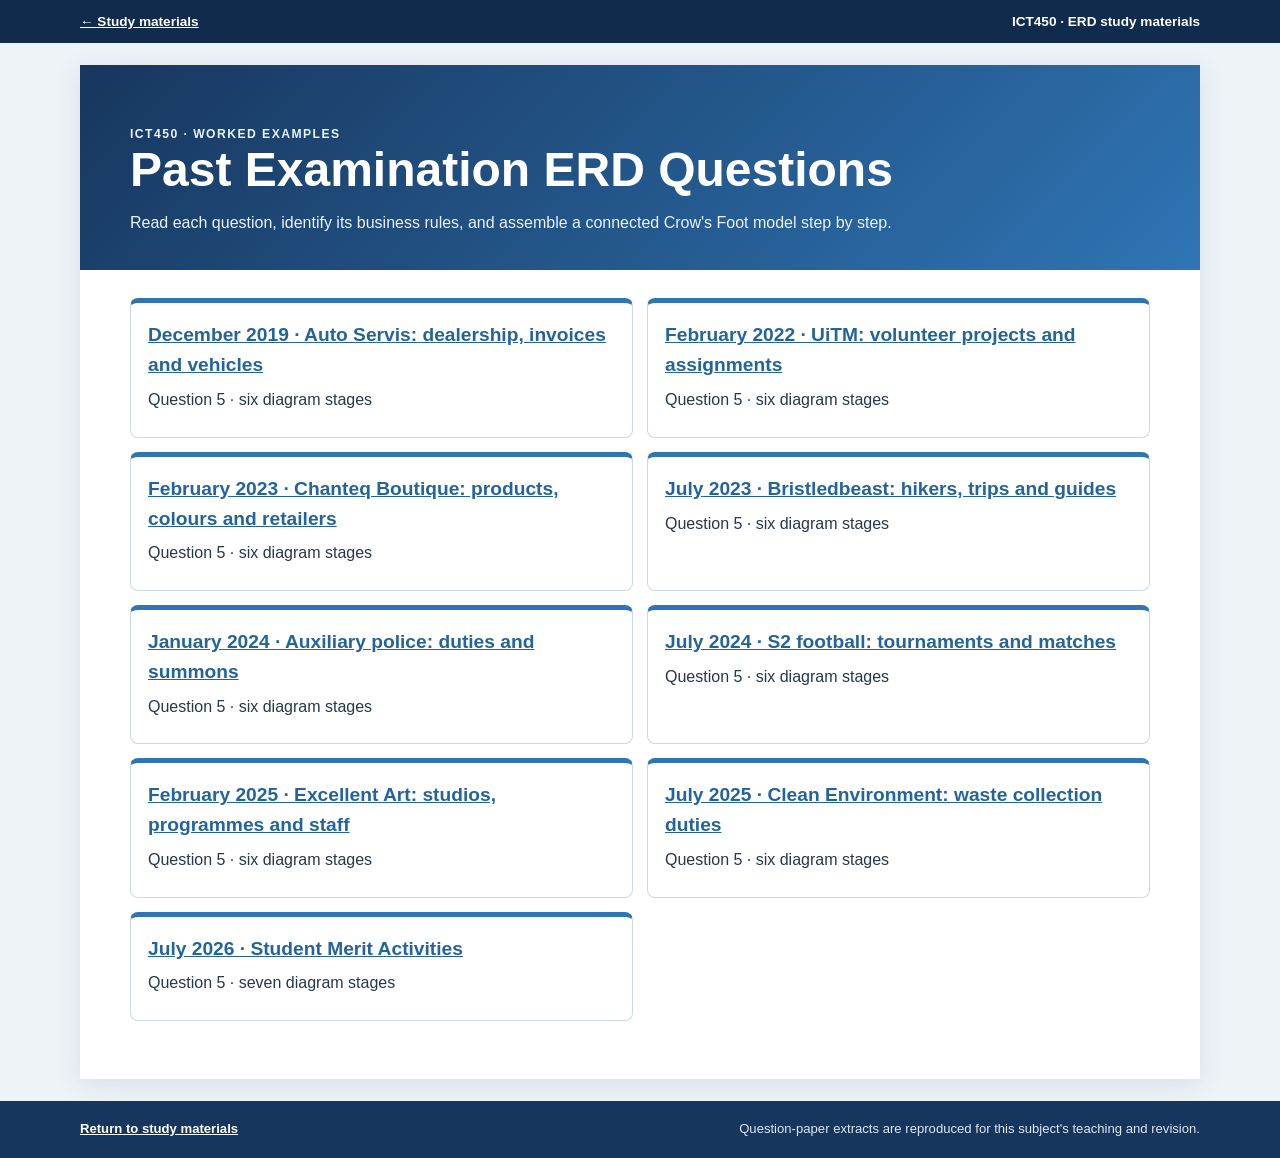
<file: 03-erd-guide/past-examination-erd.html>
<!doctype html>
<html lang="en">
<head>
  <meta charset="utf-8">
  <meta name="viewport" content="width=device-width,initial-scale=1">
  <title>Past Examination ERD Worked Examples</title>
  <link rel="stylesheet" href="past-examination-erd.css?v=2026.10.04-r62">
</head>
<body>
  <header class="site-head"><a href="../index.html#materials">← Study materials</a><span>ICT450 · ERD study materials</span></header>
  <button class="quick-nav-toggle" type="button" aria-expanded="false" aria-controls="sideNav">Contents</button>
  <nav class="side-nav" id="sideNav" aria-label="Guide contents"></nav>
  <main id="app"></main>
  <footer><a href="../index.html#materials">Return to study materials</a><span>Question-paper extracts are reproduced for this subject's teaching and revision.</span></footer>
  <script src="past-examination-erd-data.js?v=2026.10.04-r62"></script>
  <script src="past-examination-erd-pending-data.js?v=2026.10.04-r62"></script>
  <script src="past-examination-erd.js?v=2026.10.04-r62"></script>
</body>
</html>
</file>
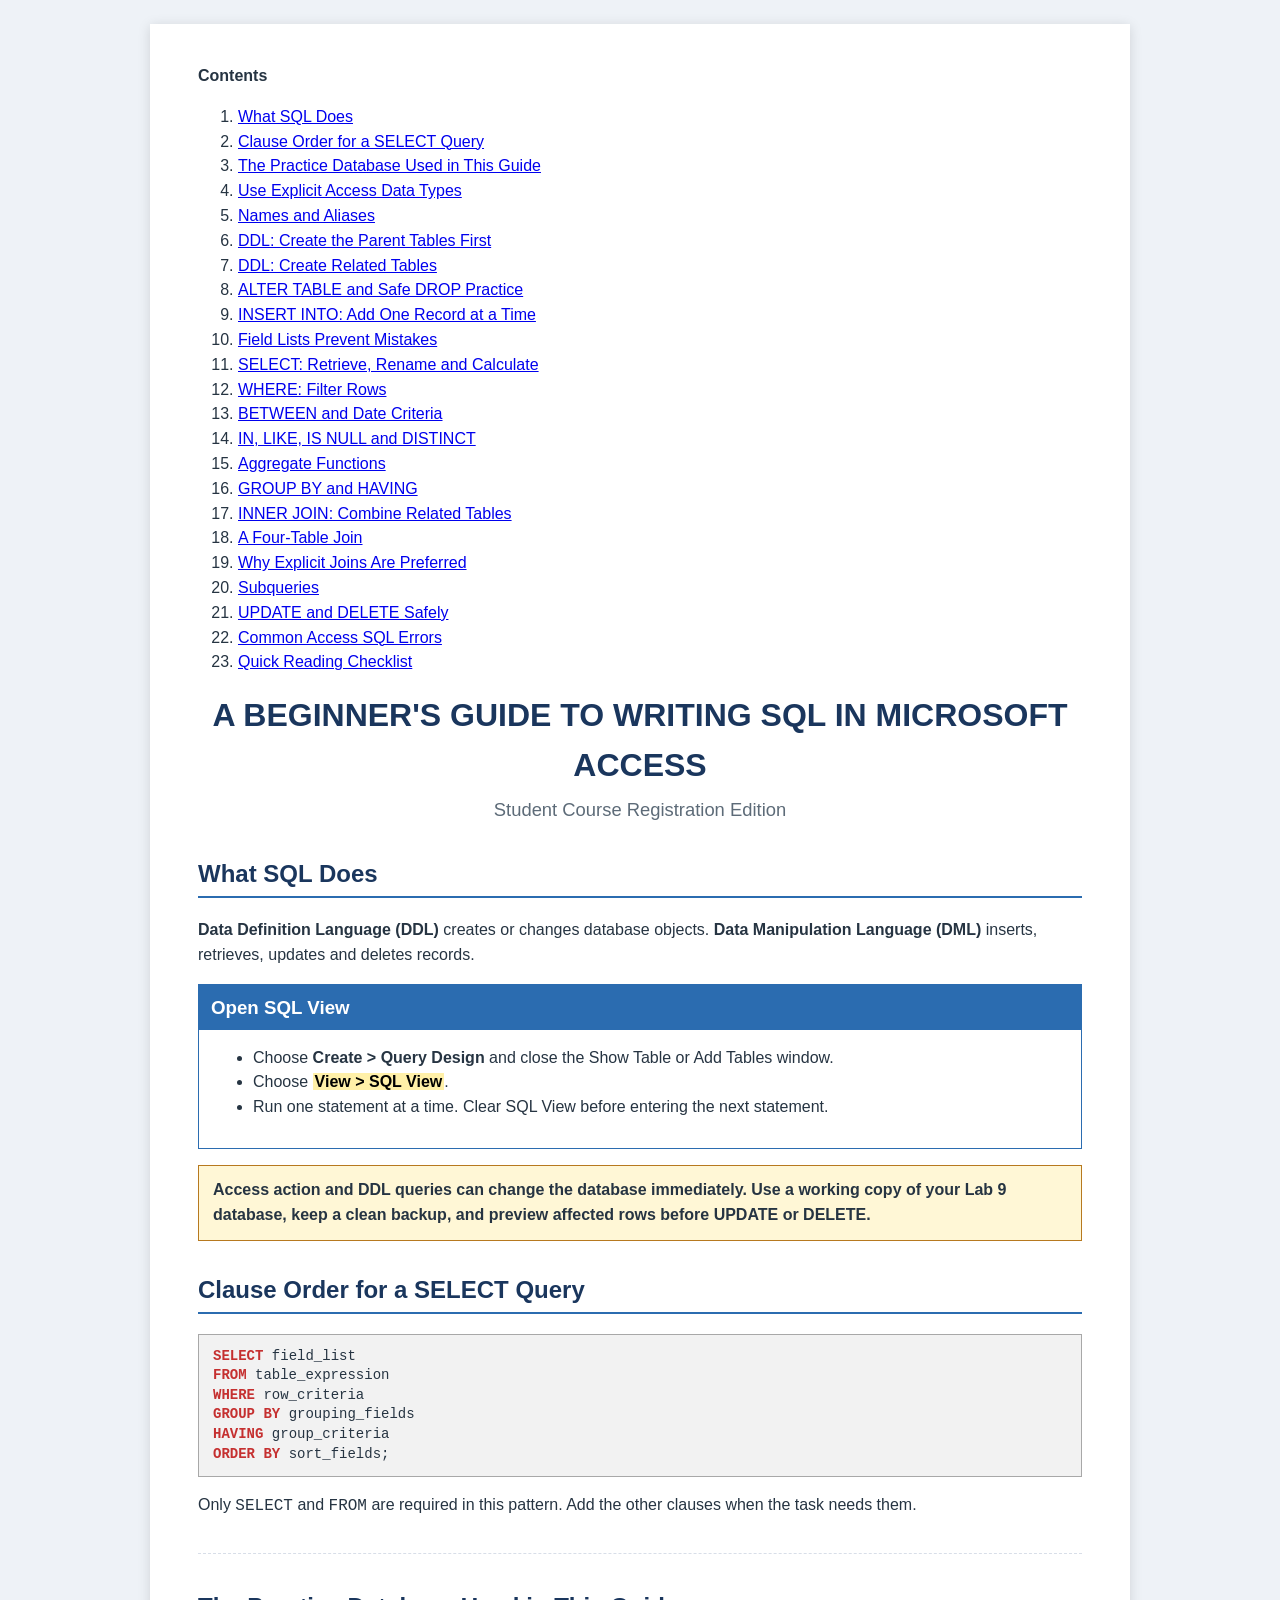
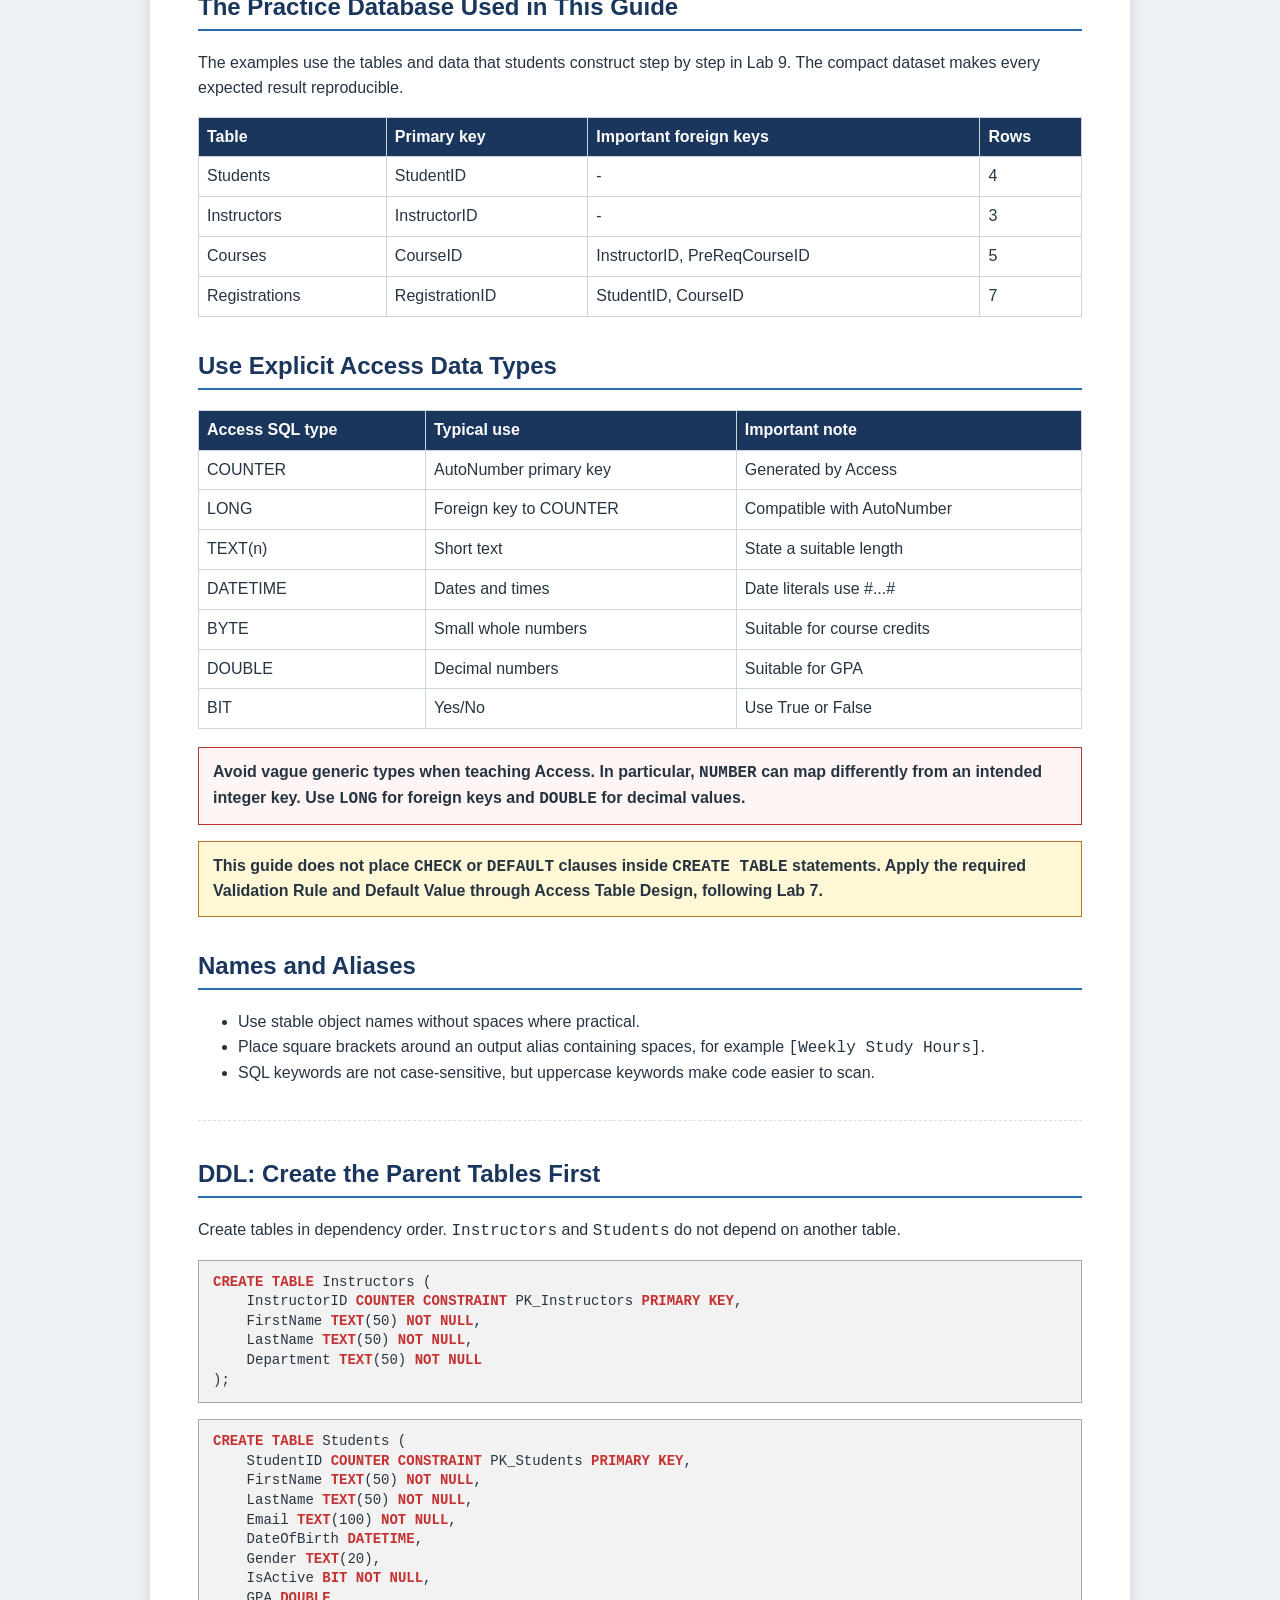
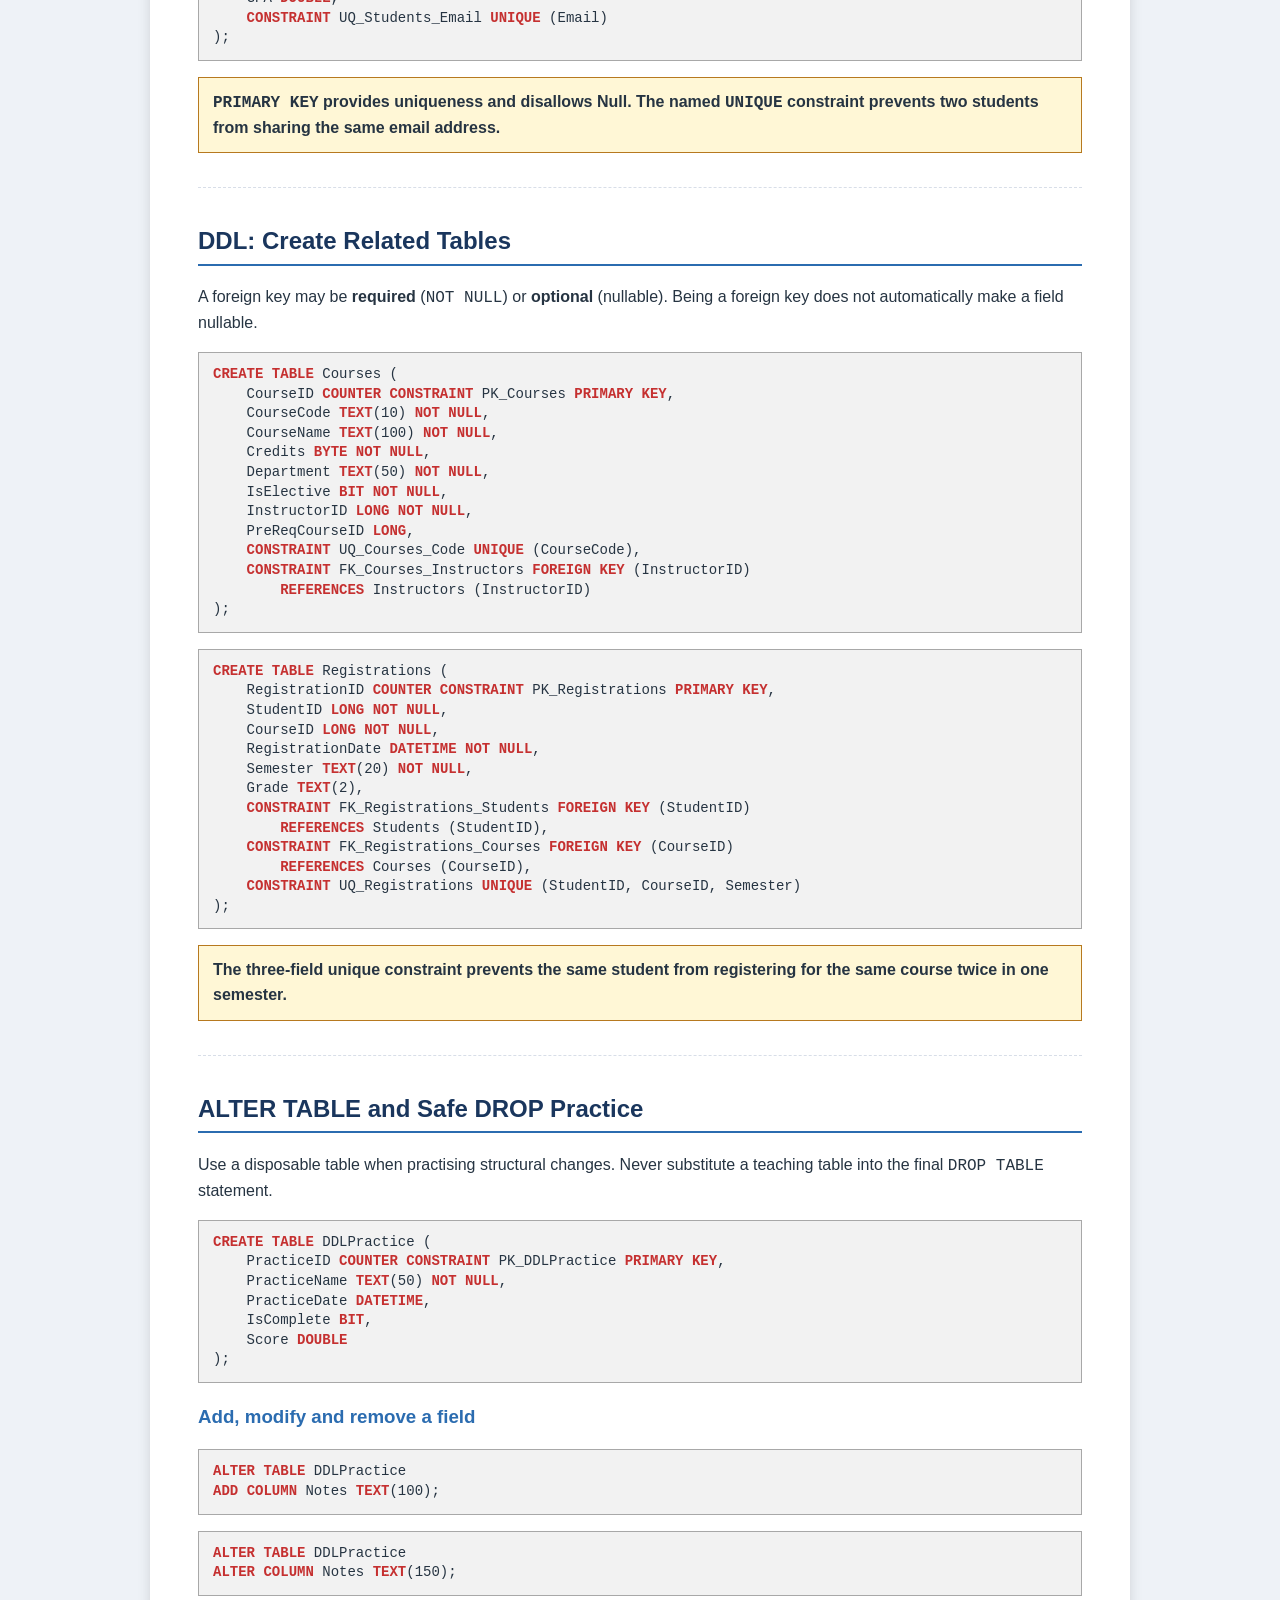
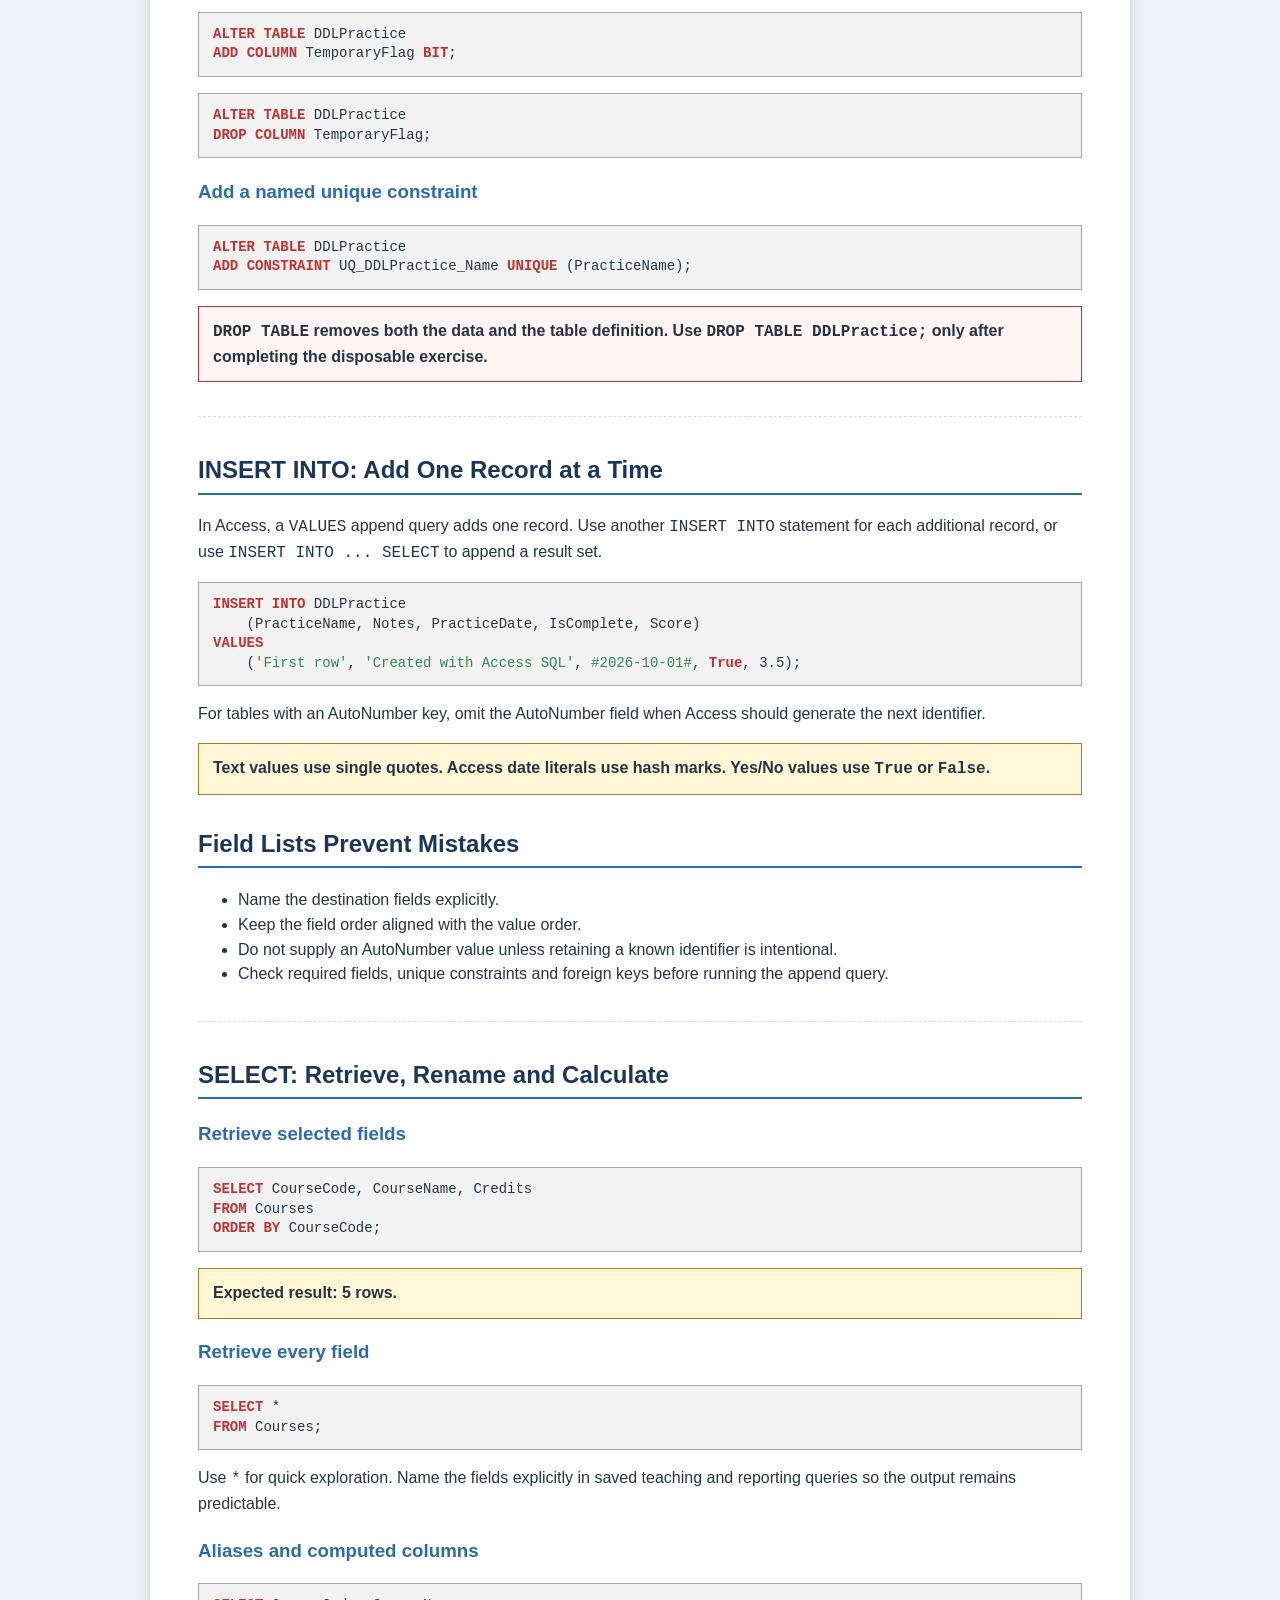
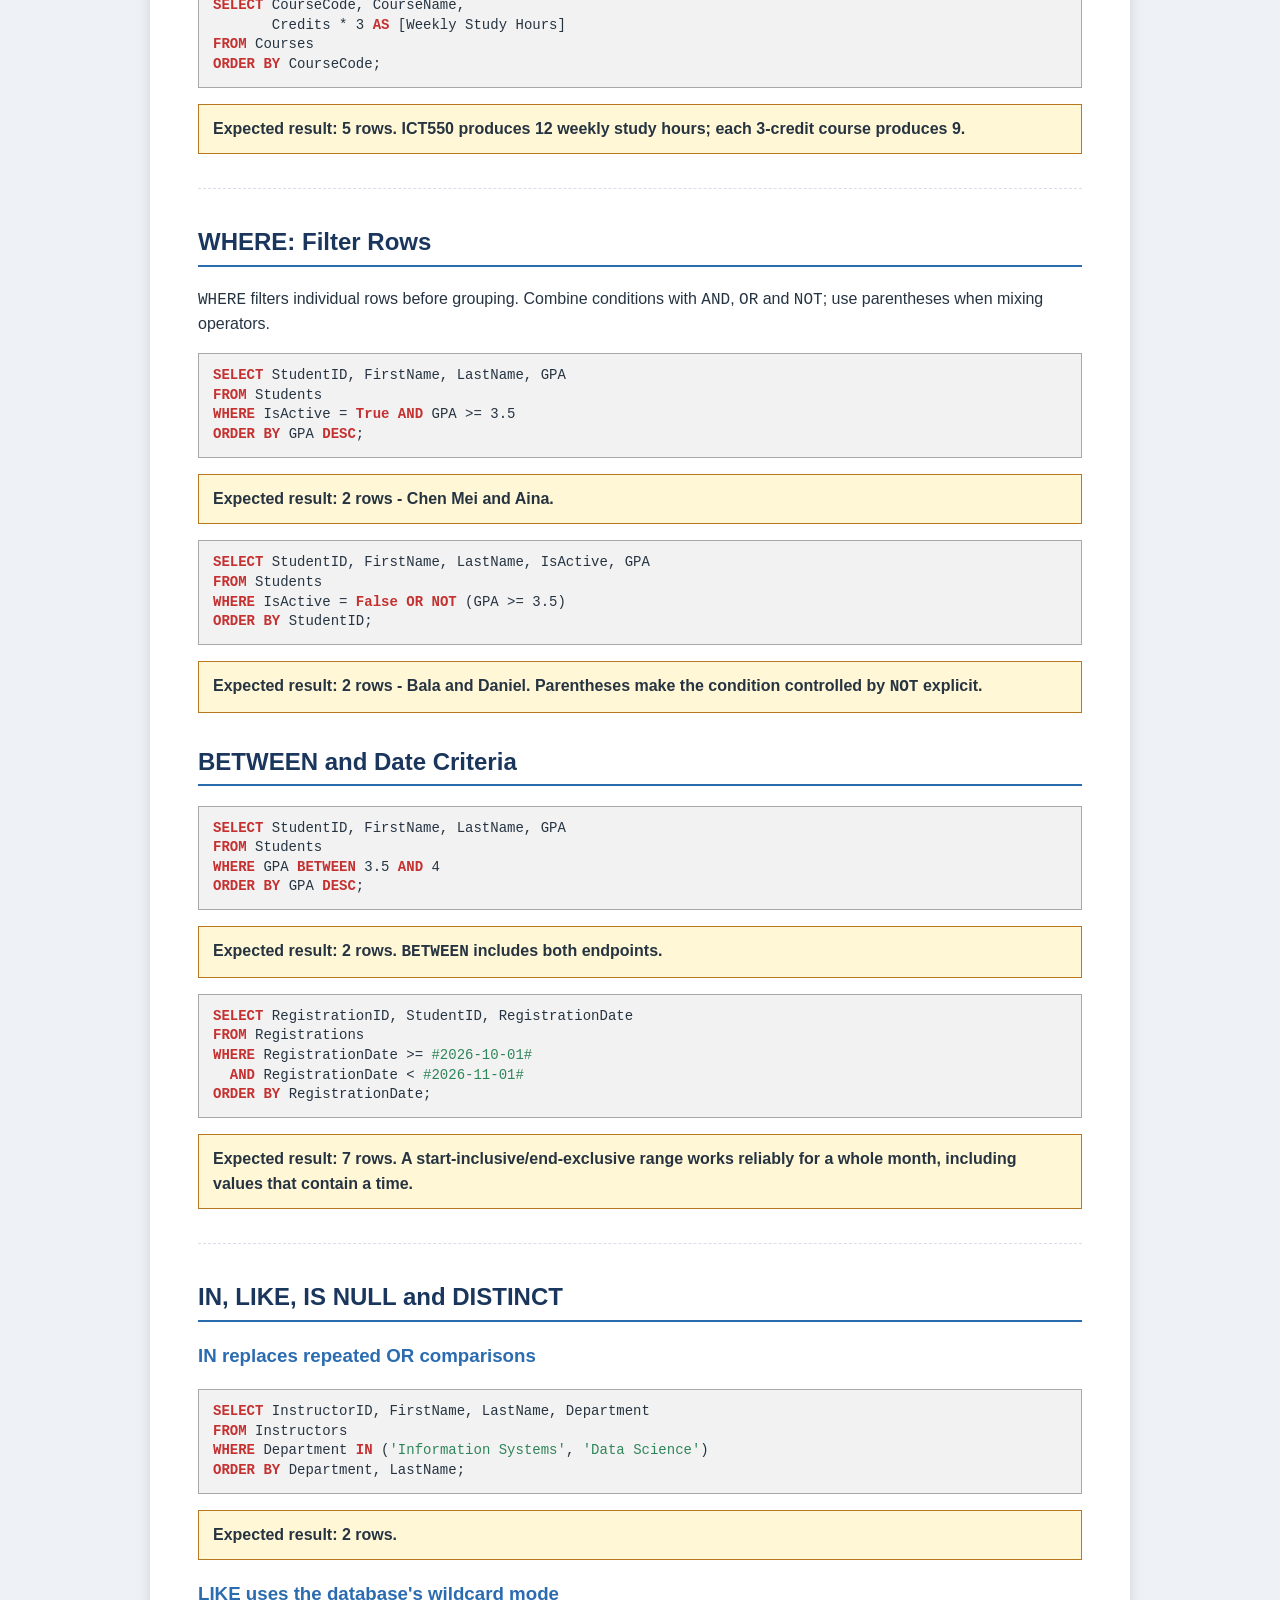
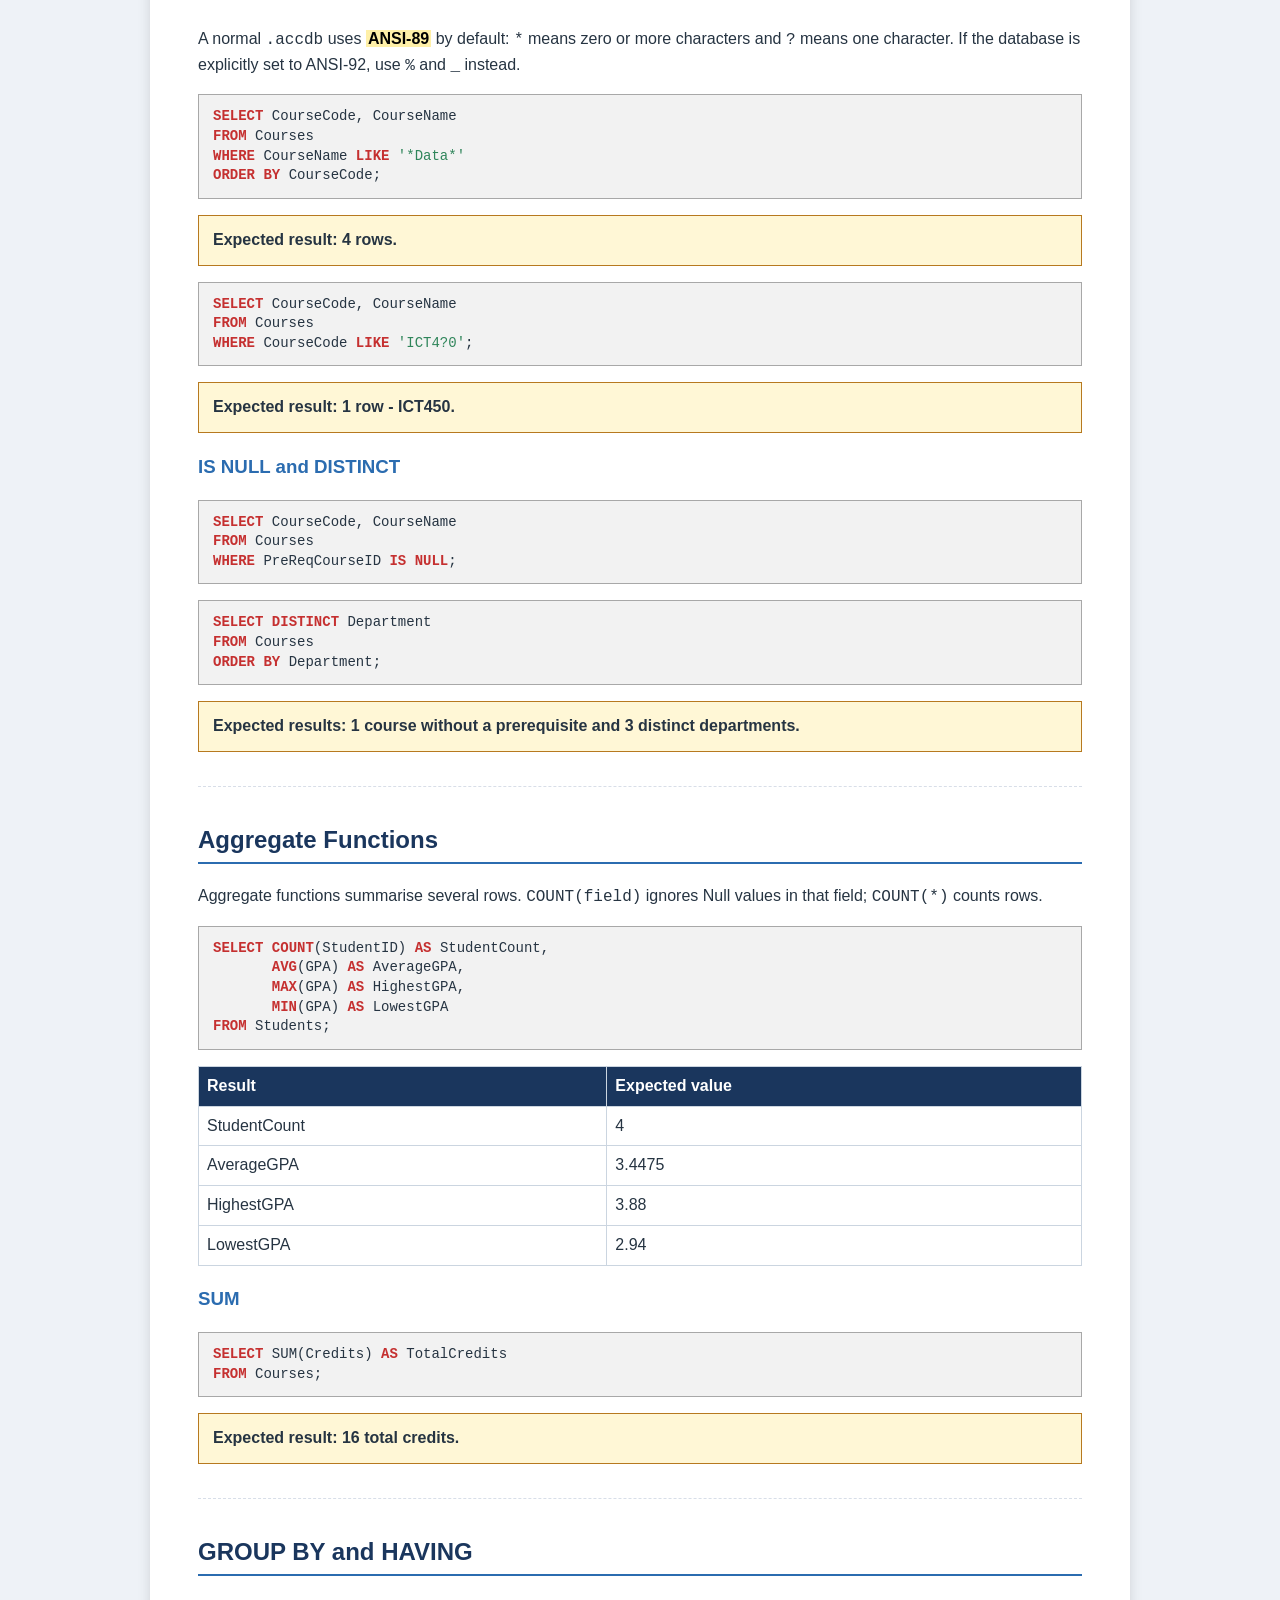
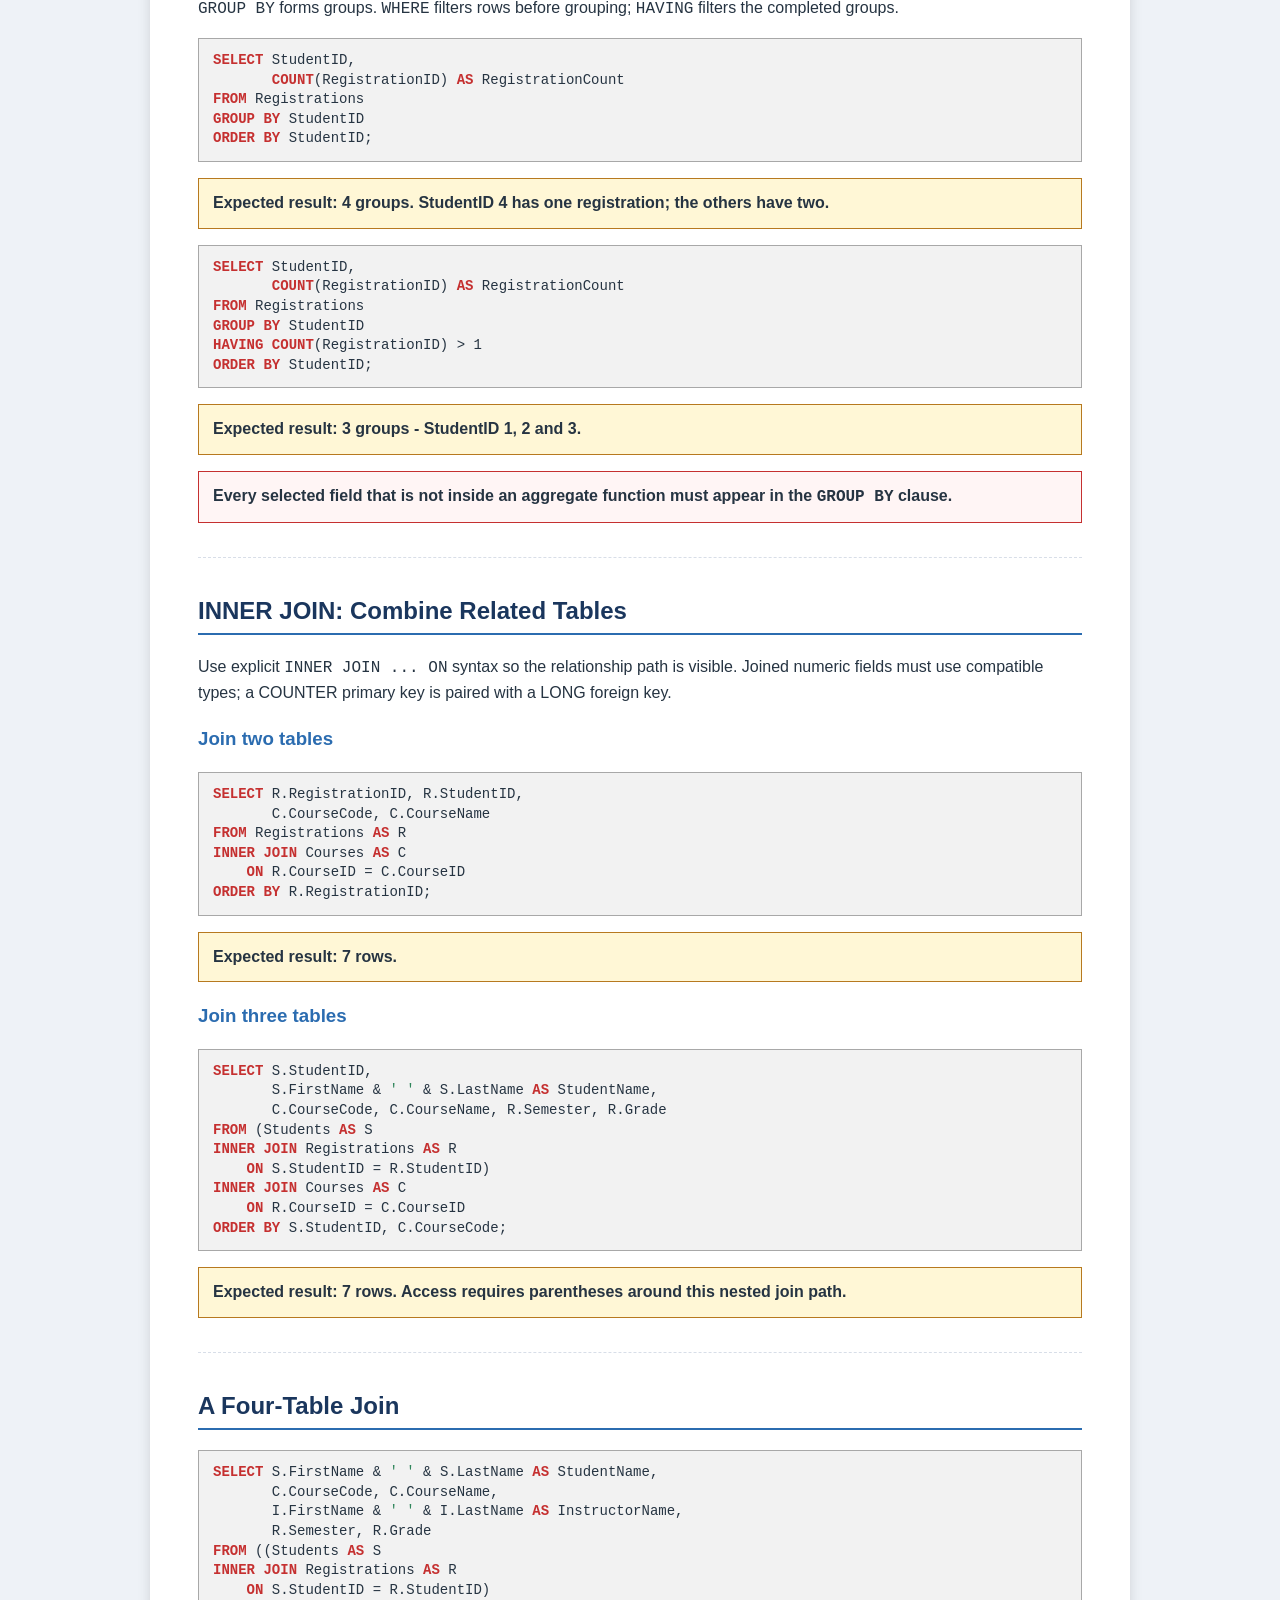
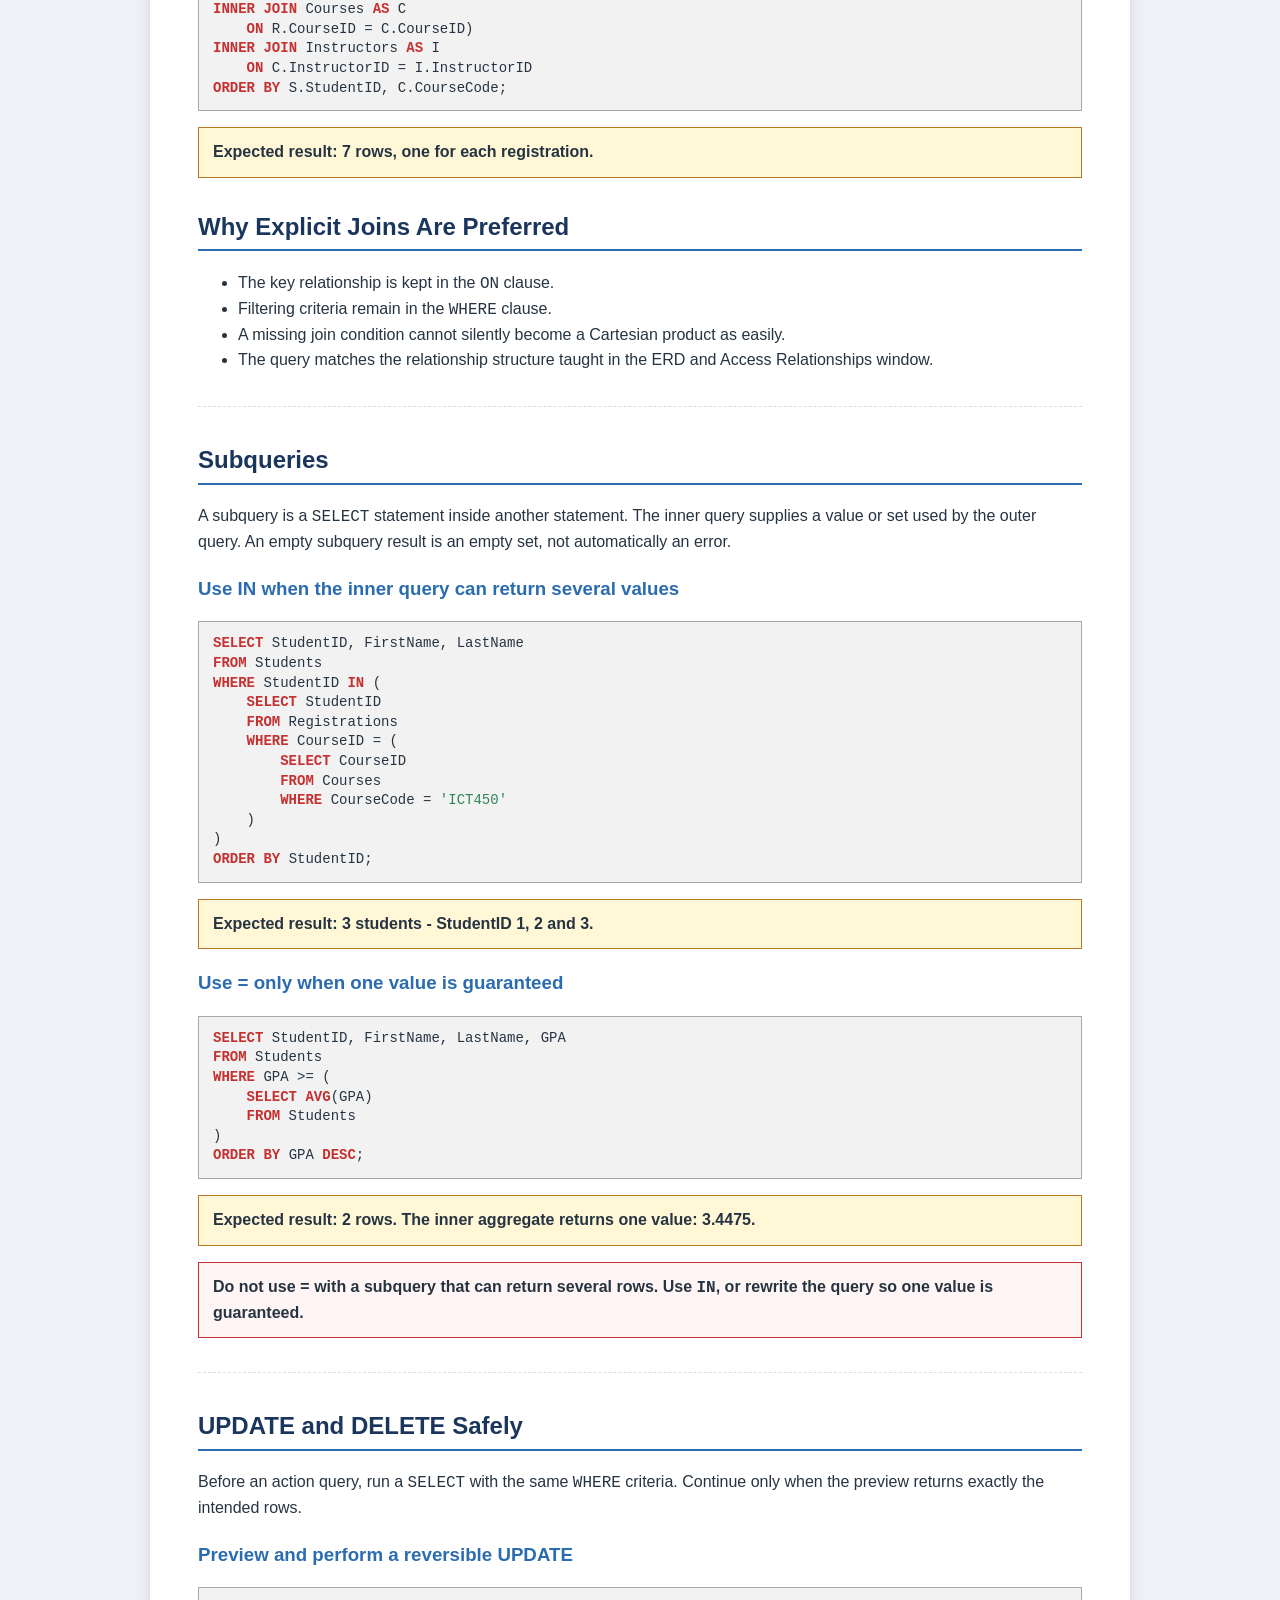
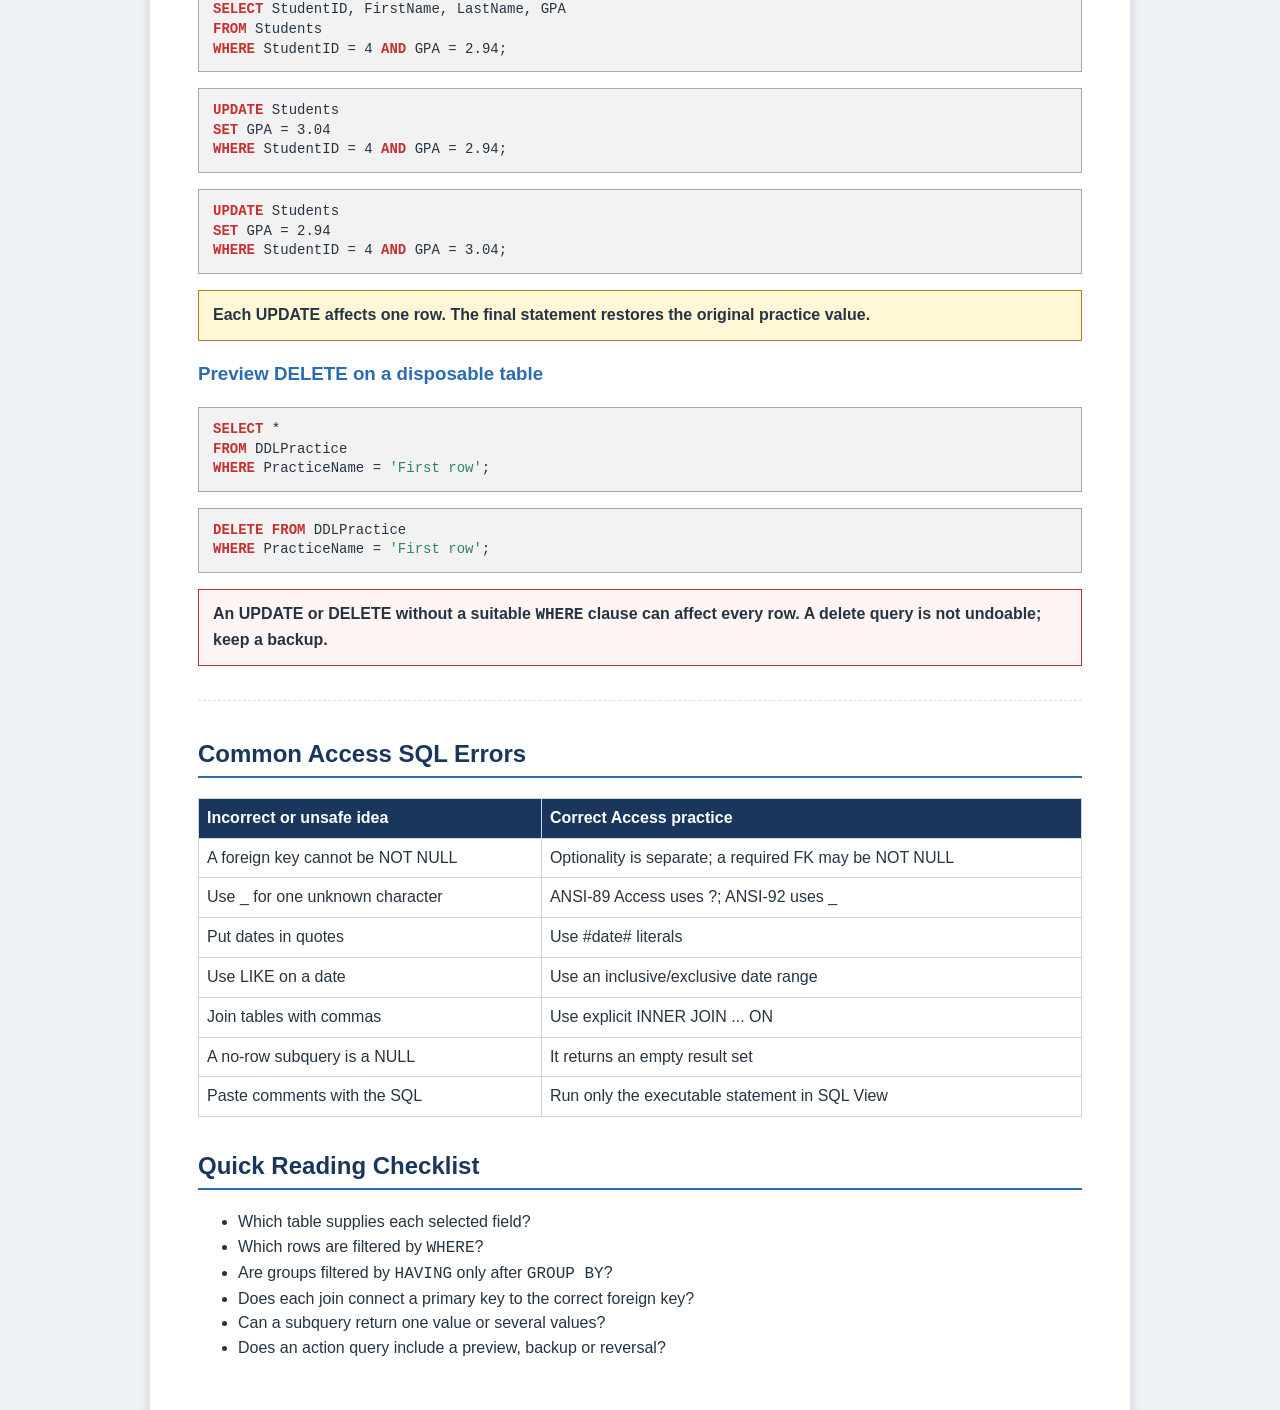
<file: 03-sql-guide/A Beginner's Guide to Writing SQL in Microsoft Access.html>
<!doctype html><html lang='en'><head><meta charset='utf-8'><meta name='viewport' content='width=device-width,initial-scale=1'><title>A Beginner's Guide to Writing SQL in Microsoft Access</title><style>
    :root{--blue:#2b6cb0;--dark:#1a365d;--text:#263442;--amber:#b7791f;--red:#c53030;--line:#cbd5e0}
    *{box-sizing:border-box} body{margin:0;background:#eef2f7;color:var(--text);font:16px/1.55 Arial,sans-serif}
    main{max-width:980px;margin:24px auto;background:white;padding:40px 48px;box-shadow:0 2px 12px #0002}
    h1{text-align:center;color:var(--dark);font-size:2rem;margin:0} .subtitle{text-align:center;color:#5d6b78;font-size:1.15rem;margin:6px 0 28px}
    h2{color:var(--dark);border-bottom:2px solid var(--blue);padding-bottom:4px;margin-top:30px} h3{color:var(--blue)}
    mark{background:#fff0a8;font-weight:bold;padding:0 2px} code{font-family:Consolas,monospace}
    pre{white-space:pre-wrap;background:#f2f2f2;border:1px solid #a8a8a8;padding:12px 14px;margin:10px 0 16px;overflow:auto;font:14px/1.4 Consolas,monospace}
    .kw{color:#c53030;font-weight:bold}.str{color:#2f855a}.note,.warning,.instruction{border:1px solid;padding:12px 14px;margin:10px 0 16px}
    .note{border-color:var(--amber);background:#fff7d6;font-weight:bold}.warning{border-color:var(--red);background:#fff5f5;font-weight:bold}
    .instruction{border-color:var(--blue)}.instruction h3{margin:-12px -14px 10px;background:var(--blue);color:white;padding:8px 12px}
    table{width:100%;border-collapse:collapse;margin:10px 0 18px}th{background:var(--dark);color:white;text-align:left}th,td{border:1px solid var(--line);padding:7px 8px;vertical-align:top}
    .pagebreak{border:0;border-top:1px dashed #d8dee8;margin:34px 0}@media print{body{background:white}main{box-shadow:none;margin:0;max-width:none}.pagebreak{break-after:page;border:0}}
    </style></head><body><main><nav><strong>Contents</strong><ol><li><a href='#section-1'>What SQL Does</a></li><li><a href='#section-2'>Clause Order for a SELECT Query</a></li><li><a href='#section-3'>The Practice Database Used in This Guide</a></li><li><a href='#section-4'>Use Explicit Access Data Types</a></li><li><a href='#section-5'>Names and Aliases</a></li><li><a href='#section-6'>DDL: Create the Parent Tables First</a></li><li><a href='#section-7'>DDL: Create Related Tables</a></li><li><a href='#section-8'>ALTER TABLE and Safe DROP Practice</a></li><li><a href='#section-9'>INSERT INTO: Add One Record at a Time</a></li><li><a href='#section-10'>Field Lists Prevent Mistakes</a></li><li><a href='#section-11'>SELECT: Retrieve, Rename and Calculate</a></li><li><a href='#section-12'>WHERE: Filter Rows</a></li><li><a href='#section-13'>BETWEEN and Date Criteria</a></li><li><a href='#section-14'>IN, LIKE, IS NULL and DISTINCT</a></li><li><a href='#section-15'>Aggregate Functions</a></li><li><a href='#section-16'>GROUP BY and HAVING</a></li><li><a href='#section-17'>INNER JOIN: Combine Related Tables</a></li><li><a href='#section-18'>A Four-Table Join</a></li><li><a href='#section-19'>Why Explicit Joins Are Preferred</a></li><li><a href='#section-20'>Subqueries</a></li><li><a href='#section-21'>UPDATE and DELETE Safely</a></li><li><a href='#section-22'>Common Access SQL Errors</a></li><li><a href='#section-23'>Quick Reading Checklist</a></li></ol></nav><h1>A BEGINNER&#x27;S GUIDE TO WRITING SQL IN MICROSOFT ACCESS</h1><p class='subtitle'>Student Course Registration Edition</p><h2 id='section-1'>What SQL Does</h2><p><strong>Data Definition Language (DDL)</strong> creates or changes database objects. <strong>Data Manipulation Language (DML)</strong> inserts, retrieves, updates and deletes records.</p><div class='instruction'><h3>Open SQL View</h3><ul><li>Choose <strong>Create &gt; Query Design</strong> and close the Show Table or Add Tables window.</li><li>Choose <mark>View &gt; SQL View</mark>.</li><li>Run one statement at a time. Clear SQL View before entering the next statement.</li></ul></div><div class='note'>Access action and DDL queries can change the database immediately. Use a working copy of your Lab 9 database, keep a clean backup, and preview affected rows before UPDATE or DELETE.</div><h2 id='section-2'>Clause Order for a SELECT Query</h2><pre><code><span class="kw">SELECT</span> field_list
<span class="kw">FROM</span> table_expression
<span class="kw">WHERE</span> row_criteria
<span class="kw">GROUP</span> <span class="kw">BY</span> grouping_fields
<span class="kw">HAVING</span> group_criteria
<span class="kw">ORDER</span> <span class="kw">BY</span> sort_fields;</code></pre><p>Only <code>SELECT</code> and <code>FROM</code> are required in this pattern. Add the other clauses when the task needs them.</p><hr class='pagebreak'><h2 id='section-3'>The Practice Database Used in This Guide</h2><p>The examples use the tables and data that students construct step by step in Lab 9. The compact dataset makes every expected result reproducible.</p><table><thead><tr><th>Table</th><th>Primary key</th><th>Important foreign keys</th><th>Rows</th></tr></thead><tbody><tr><td>Students</td><td>StudentID</td><td>-</td><td>4</td></tr><tr><td>Instructors</td><td>InstructorID</td><td>-</td><td>3</td></tr><tr><td>Courses</td><td>CourseID</td><td>InstructorID, PreReqCourseID</td><td>5</td></tr><tr><td>Registrations</td><td>RegistrationID</td><td>StudentID, CourseID</td><td>7</td></tr></tbody></table><h2 id='section-4'>Use Explicit Access Data Types</h2><table><thead><tr><th>Access SQL type</th><th>Typical use</th><th>Important note</th></tr></thead><tbody><tr><td>COUNTER</td><td>AutoNumber primary key</td><td>Generated by Access</td></tr><tr><td>LONG</td><td>Foreign key to COUNTER</td><td>Compatible with AutoNumber</td></tr><tr><td>TEXT(n)</td><td>Short text</td><td>State a suitable length</td></tr><tr><td>DATETIME</td><td>Dates and times</td><td>Date literals use #...#</td></tr><tr><td>BYTE</td><td>Small whole numbers</td><td>Suitable for course credits</td></tr><tr><td>DOUBLE</td><td>Decimal numbers</td><td>Suitable for GPA</td></tr><tr><td>BIT</td><td>Yes/No</td><td>Use True or False</td></tr></tbody></table><div class='warning'>Avoid vague generic types when teaching Access. In particular, <code>NUMBER</code> can map differently from an intended integer key. Use <code>LONG</code> for foreign keys and <code>DOUBLE</code> for decimal values.</div><div class='note'>This guide does not place <code>CHECK</code> or <code>DEFAULT</code> clauses inside <code>CREATE TABLE</code> statements. Apply the required Validation Rule and Default Value through Access Table Design, following Lab 7.</div><h2 id='section-5'>Names and Aliases</h2><ul><li>Use stable object names without spaces where practical.</li><li>Place square brackets around an output alias containing spaces, for example <code>[Weekly Study Hours]</code>.</li><li>SQL keywords are not case-sensitive, but uppercase keywords make code easier to scan.</li></ul><hr class='pagebreak'><h2 id='section-6'>DDL: Create the Parent Tables First</h2><p>Create tables in dependency order. <code>Instructors</code> and <code>Students</code> do not depend on another table.</p><pre><code><span class="kw">CREATE</span> <span class="kw">TABLE</span> Instructors (
    InstructorID <span class="kw">COUNTER</span> <span class="kw">CONSTRAINT</span> PK_Instructors <span class="kw">PRIMARY</span> <span class="kw">KEY</span>,
    FirstName <span class="kw">TEXT</span>(50) <span class="kw">NOT</span> <span class="kw">NULL</span>,
    LastName <span class="kw">TEXT</span>(50) <span class="kw">NOT</span> <span class="kw">NULL</span>,
    Department <span class="kw">TEXT</span>(50) <span class="kw">NOT</span> <span class="kw">NULL</span>
);</code></pre><pre><code><span class="kw">CREATE</span> <span class="kw">TABLE</span> Students (
    StudentID <span class="kw">COUNTER</span> <span class="kw">CONSTRAINT</span> PK_Students <span class="kw">PRIMARY</span> <span class="kw">KEY</span>,
    FirstName <span class="kw">TEXT</span>(50) <span class="kw">NOT</span> <span class="kw">NULL</span>,
    LastName <span class="kw">TEXT</span>(50) <span class="kw">NOT</span> <span class="kw">NULL</span>,
    Email <span class="kw">TEXT</span>(100) <span class="kw">NOT</span> <span class="kw">NULL</span>,
    DateOfBirth <span class="kw">DATETIME</span>,
    Gender <span class="kw">TEXT</span>(20),
    IsActive <span class="kw">BIT</span> <span class="kw">NOT</span> <span class="kw">NULL</span>,
    GPA <span class="kw">DOUBLE</span>,
    <span class="kw">CONSTRAINT</span> UQ_Students_Email <span class="kw">UNIQUE</span> (Email)
);</code></pre><div class='note'><code>PRIMARY KEY</code> provides uniqueness and disallows Null. The named <code>UNIQUE</code> constraint prevents two students from sharing the same email address.</div><hr class='pagebreak'><h2 id='section-7'>DDL: Create Related Tables</h2><p>A foreign key may be <strong>required</strong> (<code>NOT NULL</code>) or <strong>optional</strong> (nullable). Being a foreign key does not automatically make a field nullable.</p><pre><code><span class="kw">CREATE</span> <span class="kw">TABLE</span> Courses (
    CourseID <span class="kw">COUNTER</span> <span class="kw">CONSTRAINT</span> PK_Courses <span class="kw">PRIMARY</span> <span class="kw">KEY</span>,
    CourseCode <span class="kw">TEXT</span>(10) <span class="kw">NOT</span> <span class="kw">NULL</span>,
    CourseName <span class="kw">TEXT</span>(100) <span class="kw">NOT</span> <span class="kw">NULL</span>,
    Credits <span class="kw">BYTE</span> <span class="kw">NOT</span> <span class="kw">NULL</span>,
    Department <span class="kw">TEXT</span>(50) <span class="kw">NOT</span> <span class="kw">NULL</span>,
    IsElective <span class="kw">BIT</span> <span class="kw">NOT</span> <span class="kw">NULL</span>,
    InstructorID <span class="kw">LONG</span> <span class="kw">NOT</span> <span class="kw">NULL</span>,
    PreReqCourseID <span class="kw">LONG</span>,
    <span class="kw">CONSTRAINT</span> UQ_Courses_Code <span class="kw">UNIQUE</span> (CourseCode),
    <span class="kw">CONSTRAINT</span> FK_Courses_Instructors <span class="kw">FOREIGN</span> <span class="kw">KEY</span> (InstructorID)
        <span class="kw">REFERENCES</span> Instructors (InstructorID)
);</code></pre><pre><code><span class="kw">CREATE</span> <span class="kw">TABLE</span> Registrations (
    RegistrationID <span class="kw">COUNTER</span> <span class="kw">CONSTRAINT</span> PK_Registrations <span class="kw">PRIMARY</span> <span class="kw">KEY</span>,
    StudentID <span class="kw">LONG</span> <span class="kw">NOT</span> <span class="kw">NULL</span>,
    CourseID <span class="kw">LONG</span> <span class="kw">NOT</span> <span class="kw">NULL</span>,
    RegistrationDate <span class="kw">DATETIME</span> <span class="kw">NOT</span> <span class="kw">NULL</span>,
    Semester <span class="kw">TEXT</span>(20) <span class="kw">NOT</span> <span class="kw">NULL</span>,
    Grade <span class="kw">TEXT</span>(2),
    <span class="kw">CONSTRAINT</span> FK_Registrations_Students <span class="kw">FOREIGN</span> <span class="kw">KEY</span> (StudentID)
        <span class="kw">REFERENCES</span> Students (StudentID),
    <span class="kw">CONSTRAINT</span> FK_Registrations_Courses <span class="kw">FOREIGN</span> <span class="kw">KEY</span> (CourseID)
        <span class="kw">REFERENCES</span> Courses (CourseID),
    <span class="kw">CONSTRAINT</span> UQ_Registrations <span class="kw">UNIQUE</span> (StudentID, CourseID, Semester)
);</code></pre><div class='note'>The three-field unique constraint prevents the same student from registering for the same course twice in one semester.</div><hr class='pagebreak'><h2 id='section-8'>ALTER TABLE and Safe DROP Practice</h2><p>Use a disposable table when practising structural changes. Never substitute a teaching table into the final <code>DROP TABLE</code> statement.</p><pre><code><span class="kw">CREATE</span> <span class="kw">TABLE</span> DDLPractice (
    PracticeID <span class="kw">COUNTER</span> <span class="kw">CONSTRAINT</span> PK_DDLPractice <span class="kw">PRIMARY</span> <span class="kw">KEY</span>,
    PracticeName <span class="kw">TEXT</span>(50) <span class="kw">NOT</span> <span class="kw">NULL</span>,
    PracticeDate <span class="kw">DATETIME</span>,
    IsComplete <span class="kw">BIT</span>,
    Score <span class="kw">DOUBLE</span>
);</code></pre><h3>Add, modify and remove a field</h3><pre><code><span class="kw">ALTER</span> <span class="kw">TABLE</span> DDLPractice
<span class="kw">ADD</span> <span class="kw">COLUMN</span> Notes <span class="kw">TEXT</span>(100);</code></pre><pre><code><span class="kw">ALTER</span> <span class="kw">TABLE</span> DDLPractice
<span class="kw">ALTER</span> <span class="kw">COLUMN</span> Notes <span class="kw">TEXT</span>(150);</code></pre><pre><code><span class="kw">ALTER</span> <span class="kw">TABLE</span> DDLPractice
<span class="kw">ADD</span> <span class="kw">COLUMN</span> TemporaryFlag <span class="kw">BIT</span>;</code></pre><pre><code><span class="kw">ALTER</span> <span class="kw">TABLE</span> DDLPractice
<span class="kw">DROP</span> <span class="kw">COLUMN</span> TemporaryFlag;</code></pre><h3>Add a named unique constraint</h3><pre><code><span class="kw">ALTER</span> <span class="kw">TABLE</span> DDLPractice
<span class="kw">ADD</span> <span class="kw">CONSTRAINT</span> UQ_DDLPractice_Name <span class="kw">UNIQUE</span> (PracticeName);</code></pre><div class='warning'><code>DROP TABLE</code> removes both the data and the table definition. Use <code>DROP TABLE DDLPractice;</code> only after completing the disposable exercise.</div><hr class='pagebreak'><h2 id='section-9'>INSERT INTO: Add One Record at a Time</h2><p>In Access, a <code>VALUES</code> append query adds one record. Use another <code>INSERT INTO</code> statement for each additional record, or use <code>INSERT INTO ... SELECT</code> to append a result set.</p><pre><code><span class="kw">INSERT</span> <span class="kw">INTO</span> DDLPractice
    (PracticeName, Notes, PracticeDate, IsComplete, Score)
<span class="kw">VALUES</span>
    (<span class="str">&#x27;First row&#x27;</span>, <span class="str">&#x27;Created with Access SQL&#x27;</span>, <span class="str">#2026-10-01#</span>, <span class="kw">True</span>, 3.5);</code></pre><p>For tables with an AutoNumber key, omit the AutoNumber field when Access should generate the next identifier.</p><div class='note'>Text values use single quotes. Access date literals use hash marks. Yes/No values use <code>True</code> or <code>False</code>.</div><h2 id='section-10'>Field Lists Prevent Mistakes</h2><ul><li>Name the destination fields explicitly.</li><li>Keep the field order aligned with the value order.</li><li>Do not supply an AutoNumber value unless retaining a known identifier is intentional.</li><li>Check required fields, unique constraints and foreign keys before running the append query.</li></ul><hr class='pagebreak'><h2 id='section-11'>SELECT: Retrieve, Rename and Calculate</h2><h3>Retrieve selected fields</h3><pre><code><span class="kw">SELECT</span> CourseCode, CourseName, Credits
<span class="kw">FROM</span> Courses
<span class="kw">ORDER</span> <span class="kw">BY</span> CourseCode;</code></pre><div class='note'>Expected result: 5 rows.</div><h3>Retrieve every field</h3><pre><code><span class="kw">SELECT</span> *
<span class="kw">FROM</span> Courses;</code></pre><p>Use <code>*</code> for quick exploration. Name the fields explicitly in saved teaching and reporting queries so the output remains predictable.</p><h3>Aliases and computed columns</h3><pre><code><span class="kw">SELECT</span> CourseCode, CourseName,
       Credits * 3 <span class="kw">AS</span> [Weekly Study Hours]
<span class="kw">FROM</span> Courses
<span class="kw">ORDER</span> <span class="kw">BY</span> CourseCode;</code></pre><div class='note'>Expected result: 5 rows. ICT550 produces 12 weekly study hours; each 3-credit course produces 9.</div><hr class='pagebreak'><h2 id='section-12'>WHERE: Filter Rows</h2><p><code>WHERE</code> filters individual rows before grouping. Combine conditions with <code>AND</code>, <code>OR</code> and <code>NOT</code>; use parentheses when mixing operators.</p><pre><code><span class="kw">SELECT</span> StudentID, FirstName, LastName, GPA
<span class="kw">FROM</span> Students
<span class="kw">WHERE</span> IsActive = <span class="kw">True</span> <span class="kw">AND</span> GPA &gt;= 3.5
<span class="kw">ORDER</span> <span class="kw">BY</span> GPA <span class="kw">DESC</span>;</code></pre><div class='note'>Expected result: 2 rows - Chen Mei and Aina.</div><pre><code><span class="kw">SELECT</span> StudentID, FirstName, LastName, IsActive, GPA
<span class="kw">FROM</span> Students
<span class="kw">WHERE</span> IsActive = <span class="kw">False</span> <span class="kw">OR</span> <span class="kw">NOT</span> (GPA &gt;= 3.5)
<span class="kw">ORDER</span> <span class="kw">BY</span> StudentID;</code></pre><div class='note'>Expected result: 2 rows - Bala and Daniel. Parentheses make the condition controlled by <code>NOT</code> explicit.</div><h2 id='section-13'>BETWEEN and Date Criteria</h2><pre><code><span class="kw">SELECT</span> StudentID, FirstName, LastName, GPA
<span class="kw">FROM</span> Students
<span class="kw">WHERE</span> GPA <span class="kw">BETWEEN</span> 3.5 <span class="kw">AND</span> 4
<span class="kw">ORDER</span> <span class="kw">BY</span> GPA <span class="kw">DESC</span>;</code></pre><div class='note'>Expected result: 2 rows. <code>BETWEEN</code> includes both endpoints.</div><pre><code><span class="kw">SELECT</span> RegistrationID, StudentID, RegistrationDate
<span class="kw">FROM</span> Registrations
<span class="kw">WHERE</span> RegistrationDate &gt;= <span class="str">#2026-10-01#</span>
  <span class="kw">AND</span> RegistrationDate &lt; <span class="str">#2026-11-01#</span>
<span class="kw">ORDER</span> <span class="kw">BY</span> RegistrationDate;</code></pre><div class='note'>Expected result: 7 rows. A start-inclusive/end-exclusive range works reliably for a whole month, including values that contain a time.</div><hr class='pagebreak'><h2 id='section-14'>IN, LIKE, IS NULL and DISTINCT</h2><h3>IN replaces repeated OR comparisons</h3><pre><code><span class="kw">SELECT</span> InstructorID, FirstName, LastName, Department
<span class="kw">FROM</span> Instructors
<span class="kw">WHERE</span> Department <span class="kw">IN</span> (<span class="str">&#x27;Information Systems&#x27;</span>, <span class="str">&#x27;Data Science&#x27;</span>)
<span class="kw">ORDER</span> <span class="kw">BY</span> Department, LastName;</code></pre><div class='note'>Expected result: 2 rows.</div><h3>LIKE uses the database&#x27;s wildcard mode</h3><p>A normal <code>.accdb</code> uses <mark>ANSI-89</mark> by default: <code>*</code> means zero or more characters and <code>?</code> means one character. If the database is explicitly set to ANSI-92, use <code>%</code> and <code>_</code> instead.</p><pre><code><span class="kw">SELECT</span> CourseCode, CourseName
<span class="kw">FROM</span> Courses
<span class="kw">WHERE</span> CourseName <span class="kw">LIKE</span> <span class="str">&#x27;*Data*&#x27;</span>
<span class="kw">ORDER</span> <span class="kw">BY</span> CourseCode;</code></pre><div class='note'>Expected result: 4 rows.</div><pre><code><span class="kw">SELECT</span> CourseCode, CourseName
<span class="kw">FROM</span> Courses
<span class="kw">WHERE</span> CourseCode <span class="kw">LIKE</span> <span class="str">&#x27;ICT4?0&#x27;</span>;</code></pre><div class='note'>Expected result: 1 row - ICT450.</div><h3>IS NULL and DISTINCT</h3><pre><code><span class="kw">SELECT</span> CourseCode, CourseName
<span class="kw">FROM</span> Courses
<span class="kw">WHERE</span> PreReqCourseID <span class="kw">IS</span> <span class="kw">NULL</span>;</code></pre><pre><code><span class="kw">SELECT</span> <span class="kw">DISTINCT</span> Department
<span class="kw">FROM</span> Courses
<span class="kw">ORDER</span> <span class="kw">BY</span> Department;</code></pre><div class='note'>Expected results: 1 course without a prerequisite and 3 distinct departments.</div><hr class='pagebreak'><h2 id='section-15'>Aggregate Functions</h2><p>Aggregate functions summarise several rows. <code>COUNT(field)</code> ignores Null values in that field; <code>COUNT(*)</code> counts rows.</p><pre><code><span class="kw">SELECT</span> <span class="kw">COUNT</span>(StudentID) <span class="kw">AS</span> StudentCount,
       <span class="kw">AVG</span>(GPA) <span class="kw">AS</span> AverageGPA,
       <span class="kw">MAX</span>(GPA) <span class="kw">AS</span> HighestGPA,
       <span class="kw">MIN</span>(GPA) <span class="kw">AS</span> LowestGPA
<span class="kw">FROM</span> Students;</code></pre><table><thead><tr><th>Result</th><th>Expected value</th></tr></thead><tbody><tr><td>StudentCount</td><td>4</td></tr><tr><td>AverageGPA</td><td>3.4475</td></tr><tr><td>HighestGPA</td><td>3.88</td></tr><tr><td>LowestGPA</td><td>2.94</td></tr></tbody></table><h3>SUM</h3><pre><code><span class="kw">SELECT</span> SUM(Credits) <span class="kw">AS</span> TotalCredits
<span class="kw">FROM</span> Courses;</code></pre><div class='note'>Expected result: 16 total credits.</div><hr class='pagebreak'><h2 id='section-16'>GROUP BY and HAVING</h2><p><code>GROUP BY</code> forms groups. <code>WHERE</code> filters rows before grouping; <code>HAVING</code> filters the completed groups.</p><pre><code><span class="kw">SELECT</span> StudentID,
       <span class="kw">COUNT</span>(RegistrationID) <span class="kw">AS</span> RegistrationCount
<span class="kw">FROM</span> Registrations
<span class="kw">GROUP</span> <span class="kw">BY</span> StudentID
<span class="kw">ORDER</span> <span class="kw">BY</span> StudentID;</code></pre><div class='note'>Expected result: 4 groups. StudentID 4 has one registration; the others have two.</div><pre><code><span class="kw">SELECT</span> StudentID,
       <span class="kw">COUNT</span>(RegistrationID) <span class="kw">AS</span> RegistrationCount
<span class="kw">FROM</span> Registrations
<span class="kw">GROUP</span> <span class="kw">BY</span> StudentID
<span class="kw">HAVING</span> <span class="kw">COUNT</span>(RegistrationID) &gt; 1
<span class="kw">ORDER</span> <span class="kw">BY</span> StudentID;</code></pre><div class='note'>Expected result: 3 groups - StudentID 1, 2 and 3.</div><div class='warning'>Every selected field that is not inside an aggregate function must appear in the <code>GROUP BY</code> clause.</div><hr class='pagebreak'><h2 id='section-17'>INNER JOIN: Combine Related Tables</h2><p>Use explicit <code>INNER JOIN ... ON</code> syntax so the relationship path is visible. Joined numeric fields must use compatible types; a COUNTER primary key is paired with a LONG foreign key.</p><h3>Join two tables</h3><pre><code><span class="kw">SELECT</span> R.RegistrationID, R.StudentID,
       C.CourseCode, C.CourseName
<span class="kw">FROM</span> Registrations <span class="kw">AS</span> R
<span class="kw">INNER</span> <span class="kw">JOIN</span> Courses <span class="kw">AS</span> C
    <span class="kw">ON</span> R.CourseID = C.CourseID
<span class="kw">ORDER</span> <span class="kw">BY</span> R.RegistrationID;</code></pre><div class='note'>Expected result: 7 rows.</div><h3>Join three tables</h3><pre><code><span class="kw">SELECT</span> S.StudentID,
       S.FirstName &amp; <span class="str">&#x27; &#x27;</span> &amp; S.LastName <span class="kw">AS</span> StudentName,
       C.CourseCode, C.CourseName, R.Semester, R.Grade
<span class="kw">FROM</span> (Students <span class="kw">AS</span> S
<span class="kw">INNER</span> <span class="kw">JOIN</span> Registrations <span class="kw">AS</span> R
    <span class="kw">ON</span> S.StudentID = R.StudentID)
<span class="kw">INNER</span> <span class="kw">JOIN</span> Courses <span class="kw">AS</span> C
    <span class="kw">ON</span> R.CourseID = C.CourseID
<span class="kw">ORDER</span> <span class="kw">BY</span> S.StudentID, C.CourseCode;</code></pre><div class='note'>Expected result: 7 rows. Access requires parentheses around this nested join path.</div><hr class='pagebreak'><h2 id='section-18'>A Four-Table Join</h2><pre><code><span class="kw">SELECT</span> S.FirstName &amp; <span class="str">&#x27; &#x27;</span> &amp; S.LastName <span class="kw">AS</span> StudentName,
       C.CourseCode, C.CourseName,
       I.FirstName &amp; <span class="str">&#x27; &#x27;</span> &amp; I.LastName <span class="kw">AS</span> InstructorName,
       R.Semester, R.Grade
<span class="kw">FROM</span> ((Students <span class="kw">AS</span> S
<span class="kw">INNER</span> <span class="kw">JOIN</span> Registrations <span class="kw">AS</span> R
    <span class="kw">ON</span> S.StudentID = R.StudentID)
<span class="kw">INNER</span> <span class="kw">JOIN</span> Courses <span class="kw">AS</span> C
    <span class="kw">ON</span> R.CourseID = C.CourseID)
<span class="kw">INNER</span> <span class="kw">JOIN</span> Instructors <span class="kw">AS</span> I
    <span class="kw">ON</span> C.InstructorID = I.InstructorID
<span class="kw">ORDER</span> <span class="kw">BY</span> S.StudentID, C.CourseCode;</code></pre><div class='note'>Expected result: 7 rows, one for each registration.</div><h2 id='section-19'>Why Explicit Joins Are Preferred</h2><ul><li>The key relationship is kept in the <code>ON</code> clause.</li><li>Filtering criteria remain in the <code>WHERE</code> clause.</li><li>A missing join condition cannot silently become a Cartesian product as easily.</li><li>The query matches the relationship structure taught in the ERD and Access Relationships window.</li></ul><hr class='pagebreak'><h2 id='section-20'>Subqueries</h2><p>A subquery is a <code>SELECT</code> statement inside another statement. The inner query supplies a value or set used by the outer query. An empty subquery result is an empty set, not automatically an error.</p><h3>Use IN when the inner query can return several values</h3><pre><code><span class="kw">SELECT</span> StudentID, FirstName, LastName
<span class="kw">FROM</span> Students
<span class="kw">WHERE</span> StudentID <span class="kw">IN</span> (
    <span class="kw">SELECT</span> StudentID
    <span class="kw">FROM</span> Registrations
    <span class="kw">WHERE</span> CourseID = (
        <span class="kw">SELECT</span> CourseID
        <span class="kw">FROM</span> Courses
        <span class="kw">WHERE</span> CourseCode = <span class="str">&#x27;ICT450&#x27;</span>
    )
)
<span class="kw">ORDER</span> <span class="kw">BY</span> StudentID;</code></pre><div class='note'>Expected result: 3 students - StudentID 1, 2 and 3.</div><h3>Use = only when one value is guaranteed</h3><pre><code><span class="kw">SELECT</span> StudentID, FirstName, LastName, GPA
<span class="kw">FROM</span> Students
<span class="kw">WHERE</span> GPA &gt;= (
    <span class="kw">SELECT</span> <span class="kw">AVG</span>(GPA)
    <span class="kw">FROM</span> Students
)
<span class="kw">ORDER</span> <span class="kw">BY</span> GPA <span class="kw">DESC</span>;</code></pre><div class='note'>Expected result: 2 rows. The inner aggregate returns one value: 3.4475.</div><div class='warning'>Do not use <code>=</code> with a subquery that can return several rows. Use <code>IN</code>, or rewrite the query so one value is guaranteed.</div><hr class='pagebreak'><h2 id='section-21'>UPDATE and DELETE Safely</h2><p>Before an action query, run a <code>SELECT</code> with the same <code>WHERE</code> criteria. Continue only when the preview returns exactly the intended rows.</p><h3>Preview and perform a reversible UPDATE</h3><pre><code><span class="kw">SELECT</span> StudentID, FirstName, LastName, GPA
<span class="kw">FROM</span> Students
<span class="kw">WHERE</span> StudentID = 4 <span class="kw">AND</span> GPA = 2.94;</code></pre><pre><code><span class="kw">UPDATE</span> Students
<span class="kw">SET</span> GPA = 3.04
<span class="kw">WHERE</span> StudentID = 4 <span class="kw">AND</span> GPA = 2.94;</code></pre><pre><code><span class="kw">UPDATE</span> Students
<span class="kw">SET</span> GPA = 2.94
<span class="kw">WHERE</span> StudentID = 4 <span class="kw">AND</span> GPA = 3.04;</code></pre><div class='note'>Each UPDATE affects one row. The final statement restores the original practice value.</div><h3>Preview DELETE on a disposable table</h3><pre><code><span class="kw">SELECT</span> *
<span class="kw">FROM</span> DDLPractice
<span class="kw">WHERE</span> PracticeName = <span class="str">&#x27;First row&#x27;</span>;</code></pre><pre><code><span class="kw">DELETE</span> <span class="kw">FROM</span> DDLPractice
<span class="kw">WHERE</span> PracticeName = <span class="str">&#x27;First row&#x27;</span>;</code></pre><div class='warning'>An UPDATE or DELETE without a suitable <code>WHERE</code> clause can affect every row. A delete query is not undoable; keep a backup.</div><hr class='pagebreak'><h2 id='section-22'>Common Access SQL Errors</h2><table><thead><tr><th>Incorrect or unsafe idea</th><th>Correct Access practice</th></tr></thead><tbody><tr><td>A foreign key cannot be NOT NULL</td><td>Optionality is separate; a required FK may be NOT NULL</td></tr><tr><td>Use _ for one unknown character</td><td>ANSI-89 Access uses ?; ANSI-92 uses _</td></tr><tr><td>Put dates in quotes</td><td>Use #date# literals</td></tr><tr><td>Use LIKE on a date</td><td>Use an inclusive/exclusive date range</td></tr><tr><td>Join tables with commas</td><td>Use explicit INNER JOIN ... ON</td></tr><tr><td>A no-row subquery is a NULL</td><td>It returns an empty result set</td></tr><tr><td>Paste comments with the SQL</td><td>Run only the executable statement in SQL View</td></tr></tbody></table><h2 id='section-23'>Quick Reading Checklist</h2><ul><li>Which table supplies each selected field?</li><li>Which rows are filtered by <code>WHERE</code>?</li><li>Are groups filtered by <code>HAVING</code> only after <code>GROUP BY</code>?</li><li>Does each join connect a primary key to the correct foreign key?</li><li>Can a subquery return one value or several values?</li><li>Does an action query include a preview, backup or reversal?</li></ul></main></body></html>
</file>
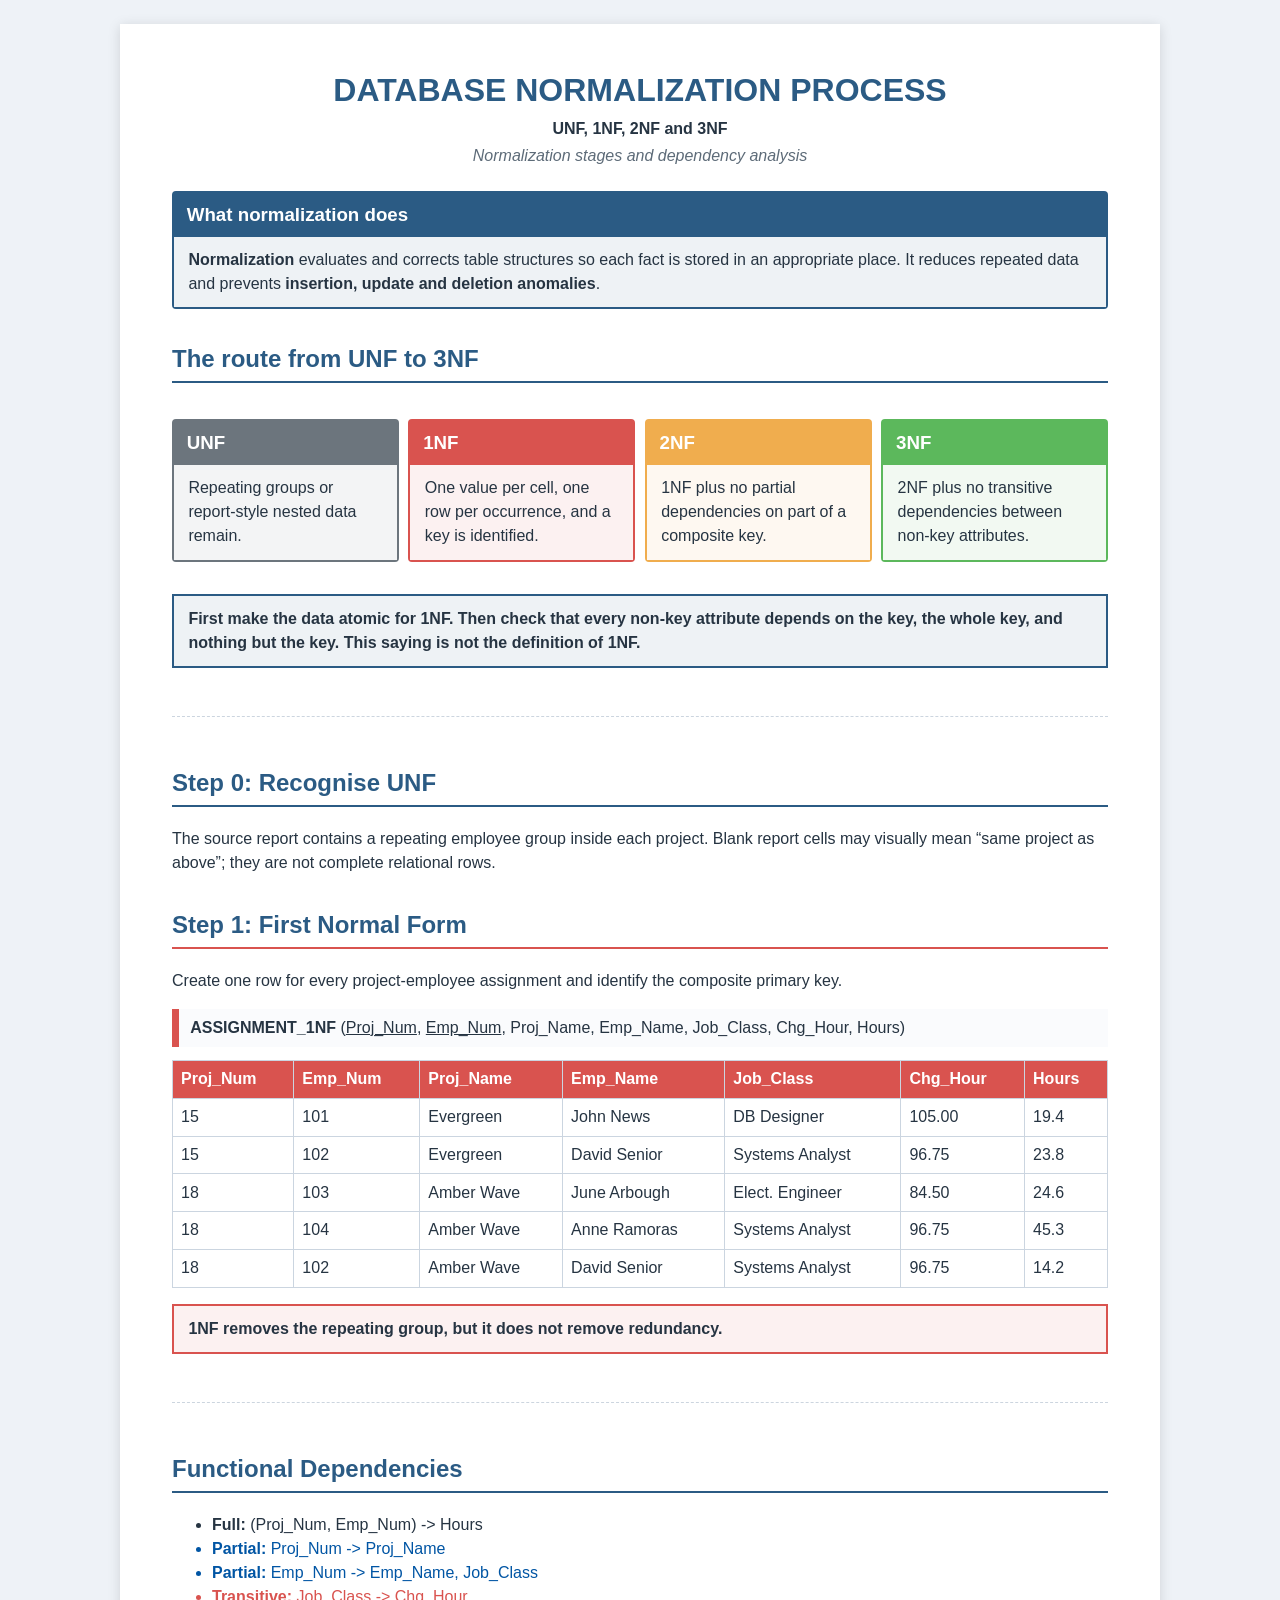
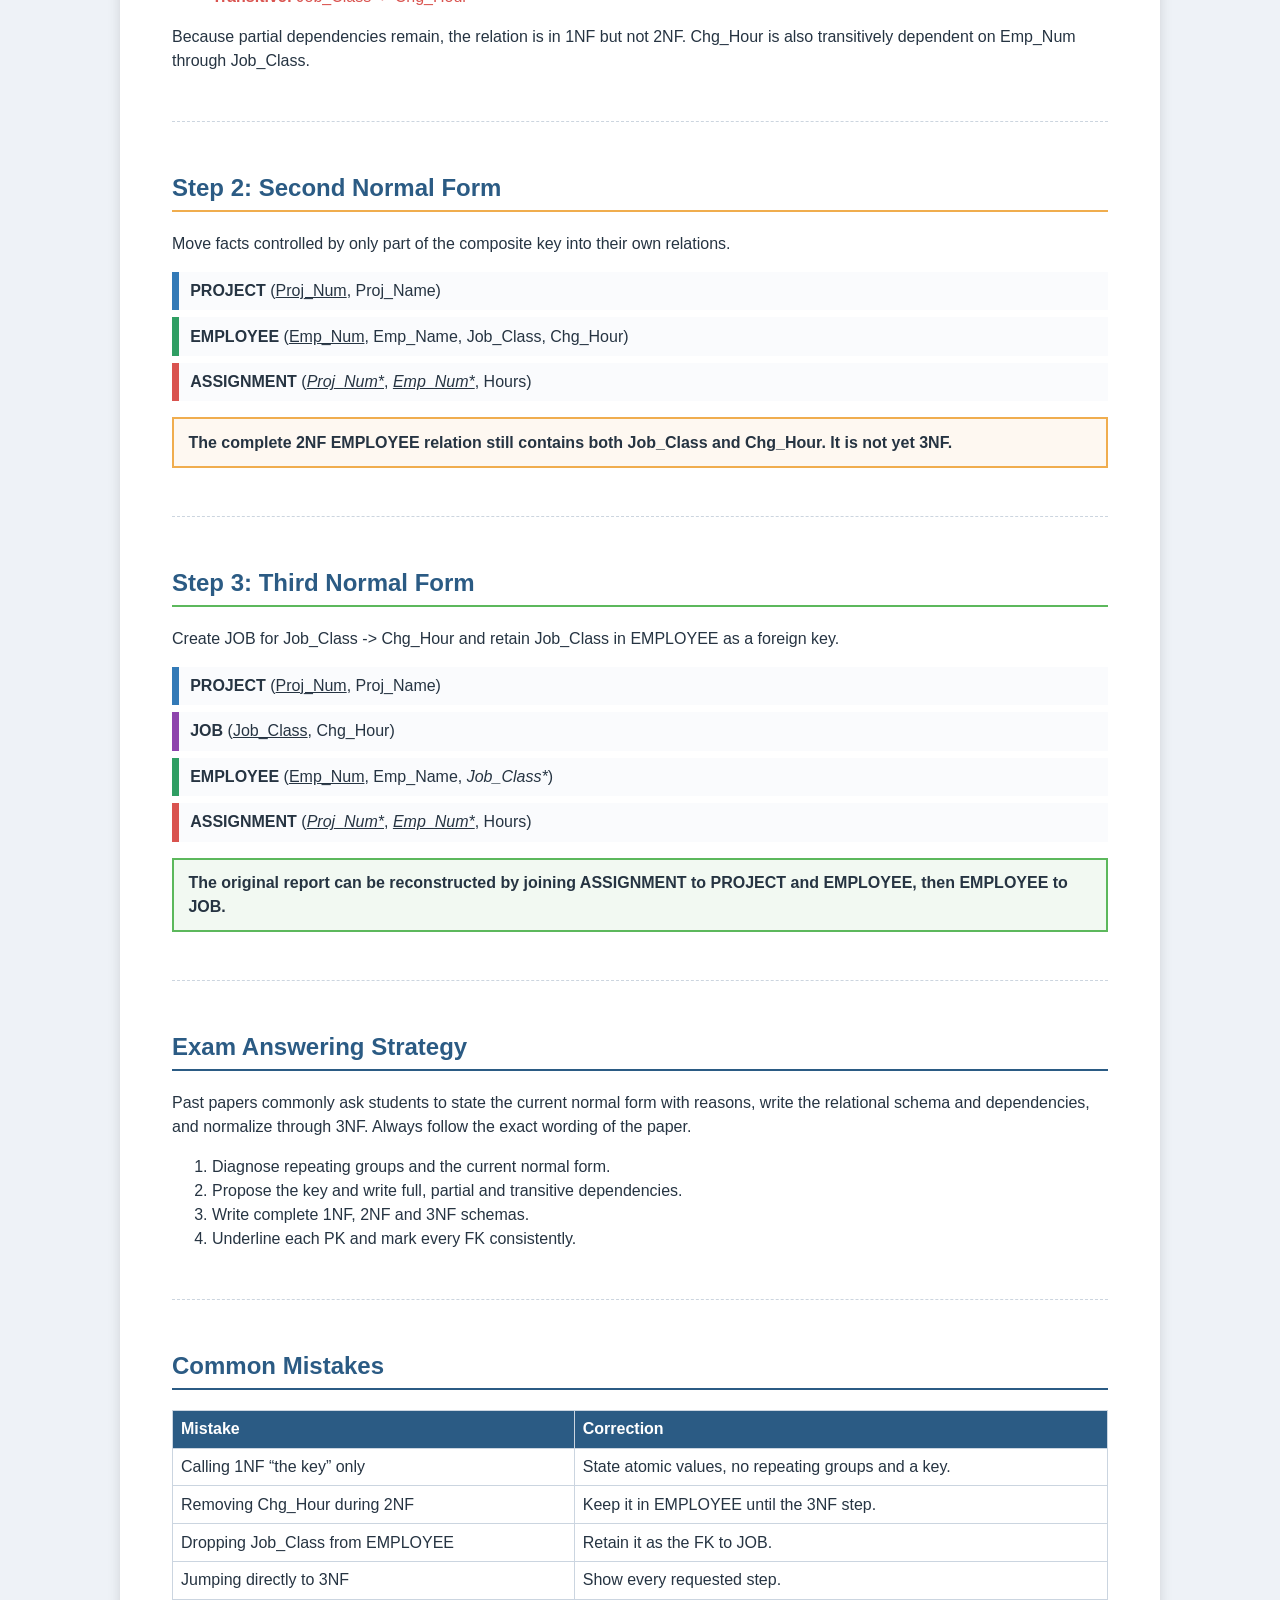
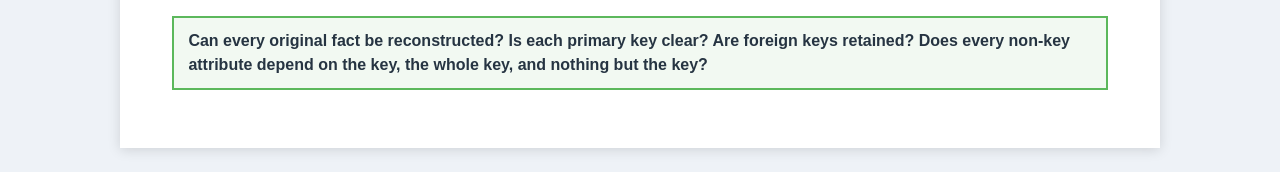
<file: 03-study-guides/Normalization Guide - From UNF to 3NF.html>
<!doctype html><html lang="en"><head><meta charset="utf-8"><meta name="viewport" content="width=device-width,initial-scale=1">
<title>Normalization Guide - From UNF to 3NF</title><style>
:root{--title:#2b5b84;--unf:#6c757d;--n1:#d9534f;--n2:#f0ad4e;--n3:#5cb85c;--project:#337ab7;--employee:#2f9e63;--assign:#d9534f;--job:#8e44ad;--text:#263442}
*{box-sizing:border-box}body{margin:0;background:#eef2f7;color:var(--text);font:16px/1.5 Arial,sans-serif}main{max-width:1040px;margin:24px auto;background:white;padding:42px 52px;box-shadow:0 2px 12px #0002}
h1{color:var(--title);text-align:center;margin:0}.subtitle,.tagline{text-align:center;margin:.2rem}.tagline{color:#5d6b78;font-style:italic;margin-bottom:1.4rem}h2{color:var(--title);border-bottom:2px solid var(--title);padding-bottom:.25rem;margin-top:2rem}h3{color:var(--title)}
.box{border:2px solid var(--c);border-radius:4px;margin:1rem 0}.box h3{color:white;background:var(--c);margin:0;padding:.5rem .8rem}.box>div{padding:.7rem .9rem;background:color-mix(in srgb,var(--c) 8%,white)}
.road{display:grid;grid-template-columns:repeat(4,1fr);gap:.6rem}.schema{border-left:7px solid var(--c);padding:.45rem .7rem;margin:.45rem 0;background:#fafbfd}table{width:100%;border-collapse:collapse;margin:.8rem 0}th{background:var(--c,var(--title));color:white}th,td{border:1px solid #cbd5e0;padding:.4rem .5rem;text-align:left;vertical-align:top}.callout{border:2px solid var(--c);background:color-mix(in srgb,var(--c) 8%,white);padding:.7rem .9rem;margin:1rem 0;font-weight:700}mark{background:#fff0a8}.page{border-top:1px dashed #ccd5df;margin-top:3rem;padding-top:1rem}code{font-family:Consolas,monospace}@media(max-width:760px){main{padding:24px 18px;margin:0}.road{grid-template-columns:1fr}table{font-size:.83rem}}@media print{body{background:white}main{box-shadow:none;margin:0;max-width:none}.page{break-before:page;border:0}}
</style></head><body><main>
<h1>DATABASE NORMALIZATION PROCESS</h1><p class="subtitle"><strong>UNF, 1NF, 2NF and 3NF</strong></p><p class="tagline">Normalization stages and dependency analysis</p>
<div class="box" style="--c:var(--title)"><h3>What normalization does</h3><div><strong>Normalization</strong> evaluates and corrects table structures so each fact is stored in an appropriate place. It reduces repeated data and prevents <strong>insertion, update and deletion anomalies</strong>.</div></div>
<h2>The route from UNF to 3NF</h2><div class="road">
<div class="box" style="--c:var(--unf)"><h3>UNF</h3><div>Repeating groups or report-style nested data remain.</div></div>
<div class="box" style="--c:var(--n1)"><h3>1NF</h3><div>One value per cell, one row per occurrence, and a key is identified.</div></div>
<div class="box" style="--c:var(--n2)"><h3>2NF</h3><div>1NF plus no partial dependencies on part of a composite key.</div></div>
<div class="box" style="--c:var(--n3)"><h3>3NF</h3><div>2NF plus no transitive dependencies between non-key attributes.</div></div></div>
<div class="callout" style="--c:var(--title)">First make the data atomic for 1NF. Then check that every non-key attribute depends on <strong>the key, the whole key, and nothing but the key</strong>. This saying is not the definition of 1NF.</div>

<section class="page"><h2>Step 0: Recognise UNF</h2><p>The source report contains a repeating employee group inside each project. Blank report cells may visually mean “same project as above”; they are not complete relational rows.</p>
<h2 style="border-color:var(--n1)">Step 1: First Normal Form</h2><p>Create one row for every project-employee assignment and identify the composite primary key.</p>
<div class="schema" style="--c:var(--assign)"><strong>ASSIGNMENT_1NF</strong> (<u>Proj_Num</u>, <u>Emp_Num</u>, Proj_Name, Emp_Name, Job_Class, Chg_Hour, Hours)</div>
<table style="--c:var(--n1)"><tr><th>Proj_Num</th><th>Emp_Num</th><th>Proj_Name</th><th>Emp_Name</th><th>Job_Class</th><th>Chg_Hour</th><th>Hours</th></tr><tr><td>15</td><td>101</td><td>Evergreen</td><td>John News</td><td>DB Designer</td><td>105.00</td><td>19.4</td></tr><tr><td>15</td><td>102</td><td>Evergreen</td><td>David Senior</td><td>Systems Analyst</td><td>96.75</td><td>23.8</td></tr><tr><td>18</td><td>103</td><td>Amber Wave</td><td>June Arbough</td><td>Elect. Engineer</td><td>84.50</td><td>24.6</td></tr><tr><td>18</td><td>104</td><td>Amber Wave</td><td>Anne Ramoras</td><td>Systems Analyst</td><td>96.75</td><td>45.3</td></tr><tr><td>18</td><td>102</td><td>Amber Wave</td><td>David Senior</td><td>Systems Analyst</td><td>96.75</td><td>14.2</td></tr></table>
<div class="callout" style="--c:var(--n1)">1NF removes the repeating group, but it does not remove redundancy.</div></section>

<section class="page"><h2>Functional Dependencies</h2><ul><li><strong>Full:</strong> (Proj_Num, Emp_Num) -&gt; Hours</li><li style="color:#0055a4"><strong>Partial:</strong> Proj_Num -&gt; Proj_Name</li><li style="color:#0055a4"><strong>Partial:</strong> Emp_Num -&gt; Emp_Name, Job_Class</li><li style="color:#d9534f"><strong>Transitive:</strong> Job_Class -&gt; Chg_Hour</li></ul>
<p>Because partial dependencies remain, the relation is in 1NF but not 2NF. Chg_Hour is also transitively dependent on Emp_Num through Job_Class.</p></section>

<section class="page"><h2 style="border-color:var(--n2)">Step 2: Second Normal Form</h2><p>Move facts controlled by only part of the composite key into their own relations.</p>
<div class="schema" style="--c:var(--project)"><strong>PROJECT</strong> (<u>Proj_Num</u>, Proj_Name)</div><div class="schema" style="--c:var(--employee)"><strong>EMPLOYEE</strong> (<u>Emp_Num</u>, Emp_Name, Job_Class, Chg_Hour)</div><div class="schema" style="--c:var(--assign)"><strong>ASSIGNMENT</strong> (<u><i>Proj_Num*</i></u>, <u><i>Emp_Num*</i></u>, Hours)</div>
<div class="callout" style="--c:var(--n2)">The complete 2NF EMPLOYEE relation still contains both Job_Class and Chg_Hour. It is not yet 3NF.</div></section>

<section class="page"><h2 style="border-color:var(--n3)">Step 3: Third Normal Form</h2><p>Create JOB for Job_Class -&gt; Chg_Hour and retain Job_Class in EMPLOYEE as a foreign key.</p>
<div class="schema" style="--c:var(--project)"><strong>PROJECT</strong> (<u>Proj_Num</u>, Proj_Name)</div><div class="schema" style="--c:var(--job)"><strong>JOB</strong> (<u>Job_Class</u>, Chg_Hour)</div><div class="schema" style="--c:var(--employee)"><strong>EMPLOYEE</strong> (<u>Emp_Num</u>, Emp_Name, <i>Job_Class*</i>)</div><div class="schema" style="--c:var(--assign)"><strong>ASSIGNMENT</strong> (<u><i>Proj_Num*</i></u>, <u><i>Emp_Num*</i></u>, Hours)</div>
<div class="callout" style="--c:var(--n3)">The original report can be reconstructed by joining ASSIGNMENT to PROJECT and EMPLOYEE, then EMPLOYEE to JOB.</div></section>

<section class="page"><h2>Exam Answering Strategy</h2><p>Past papers commonly ask students to state the current normal form with reasons, write the relational schema and dependencies, and normalize through 3NF. Always follow the exact wording of the paper.</p><ol><li>Diagnose repeating groups and the current normal form.</li><li>Propose the key and write full, partial and transitive dependencies.</li><li>Write complete 1NF, 2NF and 3NF schemas.</li><li>Underline each PK and mark every FK consistently.</li></ol></section>

<section class="page"><h2>Common Mistakes</h2><table><tr><th>Mistake</th><th>Correction</th></tr><tr><td>Calling 1NF “the key” only</td><td>State atomic values, no repeating groups and a key.</td></tr><tr><td>Removing Chg_Hour during 2NF</td><td>Keep it in EMPLOYEE until the 3NF step.</td></tr><tr><td>Dropping Job_Class from EMPLOYEE</td><td>Retain it as the FK to JOB.</td></tr><tr><td>Jumping directly to 3NF</td><td>Show every requested step.</td></tr></table>
<div class="callout" style="--c:var(--n3)">Can every original fact be reconstructed? Is each primary key clear? Are foreign keys retained? Does every non-key attribute depend on the key, the whole key, and nothing but the key?</div></section>
</main></body></html>
</file>
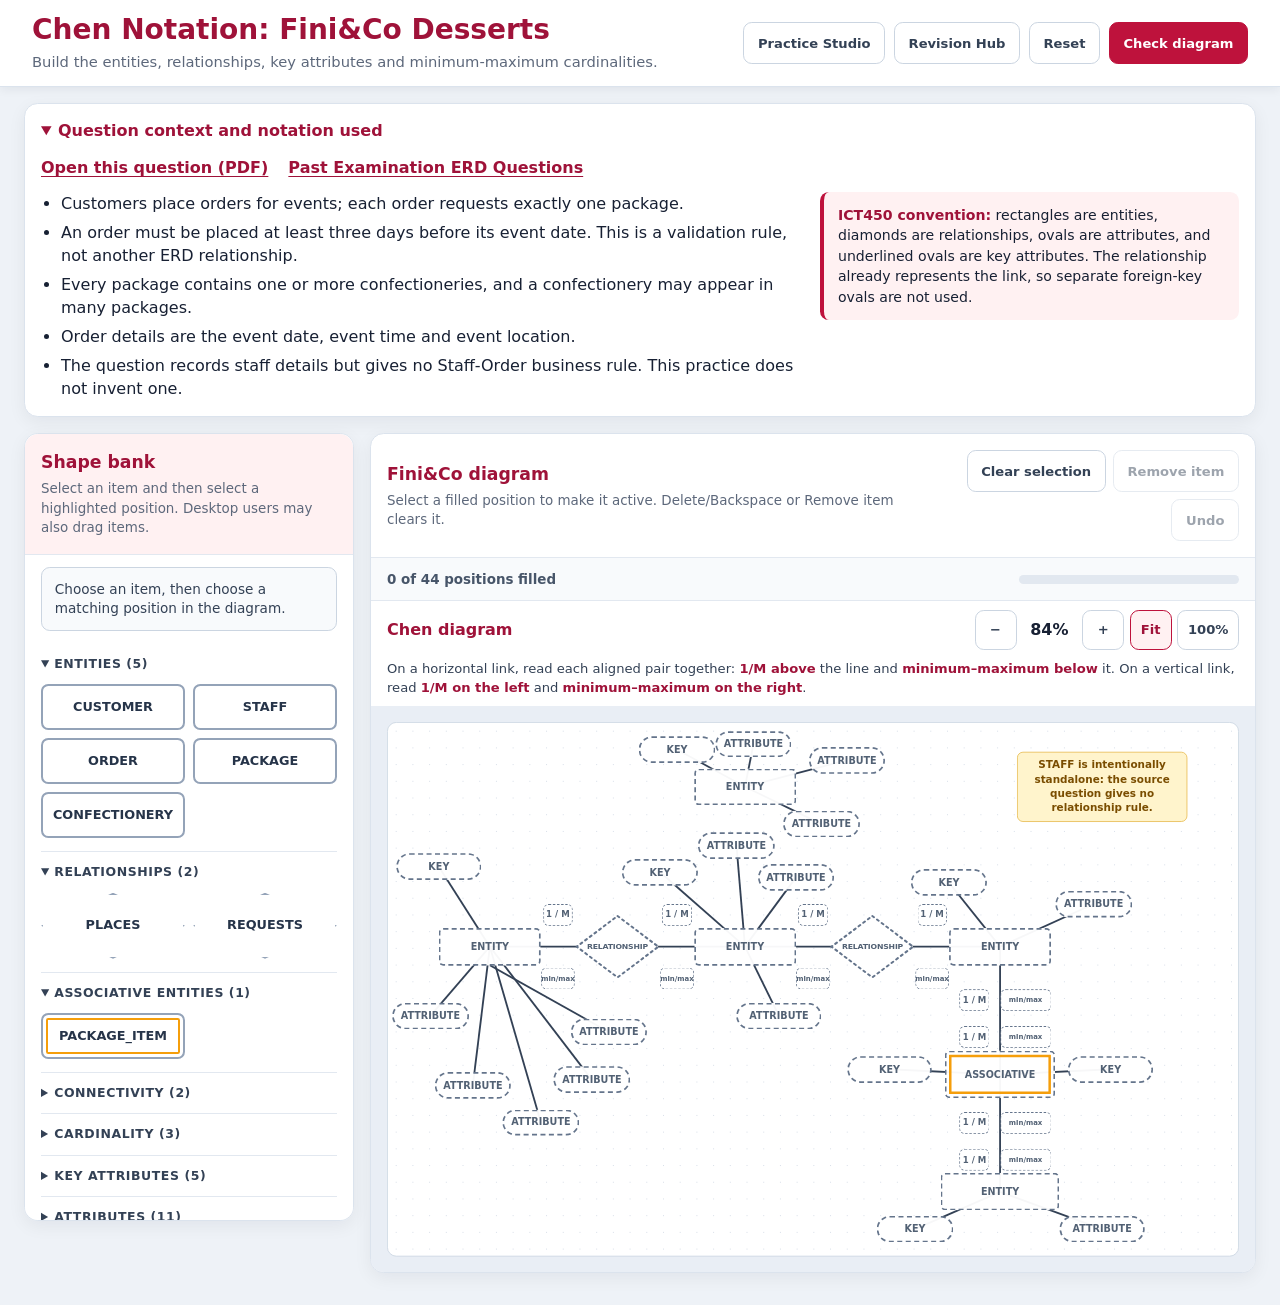
<file: 06-interactive-practice/erd-exercises/fini-co-chen.html>
<!DOCTYPE html>
<html lang="en">
<head>
    <meta charset="UTF-8">
    <meta name="viewport" content="width=device-width, initial-scale=1.0">
    <title>Fini&amp;Co Chen Diagram Practice</title>
    <link rel="stylesheet" href="chen-studio.css?v=2026.10.04-r57">
</head>
<body data-theme="rose" data-exercise="fini-co">
    <header class="page-header">
        <div class="title-block">
            <h1>Chen Notation: Fini&amp;Co Desserts</h1>
            <p>Build the entities, relationships, key attributes and minimum-maximum cardinalities.</p>
        </div>
        <nav class="header-actions" aria-label="Exercise actions and navigation">
            <a class="nav-link" href="../index.html">Practice Studio</a>
            <a class="nav-link" href="../../index.html">Revision Hub</a>
            <button class="button" id="reset-button" type="button">Reset</button>
            <button class="button primary" id="check-button" type="button">Check diagram</button>
        </nav>
    </header>

    <main class="page-main">
        <details class="context-card" open>
            <summary>Question context and notation used</summary>
            <p class="question-links"><a href="questions/fini-co-chen-question.pdf" target="_blank" rel="noopener">Open this question (PDF)</a><a href="../../03-erd-guide/past-examination-erd.html">Past Examination ERD Questions</a></p>
            <div class="context-body">
                <div>
                    <ul class="rule-list">
                        <li>Customers place orders for events; each order requests exactly one package.</li>
                        <li>An order must be placed at least three days before its event date. This is a validation rule, not another ERD relationship.</li>
                        <li>Every package contains one or more confectioneries, and a confectionery may appear in many packages.</li>
                        <li>Order details are the event date, event time and event location.</li>
                        <li>The question records staff details but gives no Staff-Order business rule. This practice does not invent one.</li>
                    </ul>
                </div>
                <div class="notation-note"><strong>ICT450 convention:</strong> rectangles are entities, diamonds are relationships, ovals are attributes, and underlined ovals are key attributes. The relationship already represents the link, so separate foreign-key ovals are not used.</div>
            </div>
        </details>

        <div class="studio-grid">
            <aside class="bank-panel" aria-labelledby="bank-title">
                <div class="panel-heading">
                    <h2 id="bank-title">Shape bank</h2>
                    <p>Select an item and then select a highlighted position. Desktop users may also drag items.</p>
                </div>
                <div class="selection-status" id="selection-status"></div>
                <div class="bank-groups" id="bank-groups"></div>
            </aside>

            <section class="board-panel" aria-labelledby="board-title">
                <div class="board-head">
                    <div class="board-title">
                        <h2 id="board-title">Fini&amp;Co diagram</h2>
                        <p>Select a filled position to make it active. Delete/Backspace or Remove item clears it.</p>
                    </div>
                    <div class="board-tools">
                        <button class="button" id="clear-selection-button" type="button">Clear selection</button>
                        <button class="button" id="remove-button" type="button">Remove item</button>
                        <button class="button" id="undo-button" type="button">Undo</button>
                    </div>
                </div>
                <div class="progress-wrap">
                    <span id="progress-text">0 positions filled</span>
                    <div class="progress-track" role="progressbar" aria-label="Diagram completion" aria-valuemin="0" aria-valuenow="0" aria-valuemax="1"><div class="progress-bar" id="progress-bar"></div></div>
                </div>
                <div class="diagram-toolbar"><h3>Chen diagram</h3><div class="view-controls" role="group" aria-label="Diagram view"><button class="button" id="zoom-out" type="button" aria-label="Zoom out">−</button><output id="zoom-level" aria-live="polite">100%</output><button class="button" id="zoom-in" type="button" aria-label="Zoom in">+</button><button class="button" id="zoom-fit" type="button">Fit</button><button class="button" id="zoom-reset" type="button">100%</button></div></div>
                <p class="diagram-reading-hint">On a horizontal link, read each aligned pair together: <strong>1/M above</strong> the line and <strong>minimum–maximum below</strong> it. On a vertical link, read <strong>1/M on the left</strong> and <strong>minimum–maximum on the right</strong>.</p>
                <div class="canvas-scroll" tabindex="0" aria-label="Scrollable Chen diagram workspace"><div class="diagram-extent" id="diagram-extent"><div class="diagram-stage" id="diagram-stage"><svg class="diagram-lines" id="diagram-lines" viewBox="0 0 100 100" preserveAspectRatio="none" aria-hidden="true"></svg></div></div></div>
                <section class="feedback-panel" id="feedback-panel" aria-live="polite" hidden></section>
            </section>
        </div>
    </main>
    <div class="sr-only" id="live-region" aria-live="assertive"></div>

    <script>
        window.CHEN_EXERCISE = {
            id: "fini-co",
            version: "v3",
            slotPrompts: {rel:"RELATIONSHIP",card:"min/max"},
            successMessage: "The diagram follows the stated Fini&Co rules without inventing a Staff-Order relationship.",
            bank: {
                entity: ["CUSTOMER", "STAFF", "ORDER", "PACKAGE", "CONFECTIONERY"],
                rel: ["PLACES", "REQUESTS"],
                assoc: ["PACKAGE_ITEM"],
                conn: ["1", "M"],
                card: ["(1,1)", "(0,N)", "(1,N)"],
                pk: ["CustomerID", "StaffID", "OrderID", "PackageID", "ConfectioneryID"],
                attr: ["FirstName", "LastName", "PhoneNumber", "Email", "Address", "HireDate", "EventDate", "EventTime", "EventLocation", "Price", "ConfectioneryName"]
            },
            lines: [
                [12,42,27,42], [27,42,42,42], [42,42,57,42], [57,42,72,42], [72,42,72,66], [72,66,72,88],
                [12,42,6,27], [12,42,5,55], [12,42,10,68], [12,42,18,75], [12,42,24,67], [12,45.5,26,58],
                [42,12,34,5], [42,12,43,4], [42,12,54,7], [42,12,51,19],
                [42,42,32,28], [42,42,41,23], [42,42,48,29], [42,42,46,55],
                [72,42,66,30], [72,42,83,34], [72,66,59,65], [72,66,85,65],
                [72,88,62,95], [72,88,84,95]
            ],
            annotations: [
                {x:84,y:12,w:20,text:"STAFF is intentionally standalone: the source question gives no relationship rule."}
            ],
            slots: [
                {id:"E_CUST",type:"entity",x:12,y:42,w:12,h:7,expected:"CUSTOMER",label:"Customer entity"},
                {id:"R_PLACES",type:"rel",x:27,y:42,w:10,h:12,expected:"PLACES",label:"Customer-Order relationship"},
                {id:"E_ORDER",type:"entity",x:42,y:42,w:12,h:7,expected:"ORDER",label:"Order entity"},
                {id:"R_REQUESTS",type:"rel",x:57,y:42,w:10,h:12,expected:"REQUESTS",label:"Order-Package relationship"},
                {id:"E_PACKAGE",type:"entity",x:72,y:42,w:12,h:7,expected:"PACKAGE",label:"Package entity"},
                {id:"A_ITEM",type:"assoc",x:72,y:66,w:13,h:9,expected:"PACKAGE_ITEM",label:"Package Item associative entity"},
                {id:"E_CONF",type:"entity",x:72,y:88,w:14,h:7,expected:"CONFECTIONERY",label:"Confectionery entity"},
                {id:"E_STAFF",type:"entity",x:42,y:12,w:12,h:7,expected:"STAFF",label:"Staff entity"},
                {id:"C_CUST",type:"conn",x:20,y:36,w:3.5,h:4,expected:"1",label:"Customer connectivity to Places"},
                {id:"K_CUST",type:"card",x:20,y:48,w:4,h:4,expected:"(0,N)",label:"Customer participation in Places"},
                {id:"C_ORDER1",type:"conn",x:34,y:36,w:3.5,h:4,expected:"M",label:"Order connectivity to Places"},
                {id:"K_ORDER1",type:"card",x:34,y:48,w:4,h:4,expected:"(1,1)",label:"Order participation in Places"},
                {id:"C_ORDER2",type:"conn",x:50,y:36,w:3.5,h:4,expected:"M",label:"Order connectivity to Requests"},
                {id:"K_ORDER2",type:"card",x:50,y:48,w:4,h:4,expected:"(1,1)",label:"Order participation in Requests"},
                {id:"C_PACKAGE1",type:"conn",x:64,y:36,w:3.5,h:4,expected:"1",label:"Package connectivity to Requests"},
                {id:"K_PACKAGE1",type:"card",x:64,y:48,w:4,h:4,expected:"(0,N)",label:"Package participation in Orders"},
                {id:"C_PACKAGE2",type:"conn",x:69,y:52,w:3.5,h:4,expected:"1",label:"Package connectivity to Package Item"},
                {id:"K_PACKAGE2",type:"card",x:75,y:52,w:6,h:4,expected:"(1,N)",label:"Package participation in Package Item"},
                {id:"C_ITEM1",type:"conn",x:69,y:59,w:3.5,h:4,expected:"M",label:"Package Item connectivity to Package"},
                {id:"K_ITEM1",type:"card",x:75,y:59,w:6,h:4,expected:"(1,1)",label:"Package Item participation in Package"},
                {id:"C_ITEM2",type:"conn",x:69,y:75,w:3.5,h:4,expected:"M",label:"Package Item connectivity to Confectionery"},
                {id:"K_ITEM2",type:"card",x:75,y:75,w:6,h:4,expected:"(1,1)",label:"Package Item participation in Confectionery"},
                {id:"C_CONF",type:"conn",x:69,y:82,w:3.5,h:4,expected:"1",label:"Confectionery connectivity to Package Item"},
                {id:"K_CONF",type:"card",x:75,y:82,w:6,h:4,expected:"(0,N)",label:"Confectionery participation in Package Item"},
                {id:"PK_CUST",type:"pk",x:6,y:27,w:10,h:5,expected:"CustomerID",label:"Customer key"},
                {id:"A_C_FN",type:"attr",x:5,y:55,w:9,h:5,expected:"FirstName",label:"Customer first name"},
                {id:"A_C_LN",type:"attr",x:10,y:68,w:9,h:5,expected:"LastName",label:"Customer last name"},
                {id:"A_C_PHONE",type:"attr",x:18,y:75,w:9,h:5,expected:"PhoneNumber",label:"Customer phone number"},
                {id:"A_C_EMAIL",type:"attr",x:24,y:67,w:9,h:5,expected:"Email",label:"Customer email"},
                {id:"A_C_ADDR",type:"attr",x:26,y:58,w:9,h:5,expected:"Address",label:"Customer address"},
                {id:"PK_STAFF",type:"pk",x:34,y:5,w:9,h:5,expected:"StaffID",label:"Staff key"},
                {id:"A_S_FN",type:"attr",x:43,y:4,w:9,h:5,expected:"FirstName",label:"Staff first name"},
                {id:"A_S_LN",type:"attr",x:54,y:7,w:9,h:5,expected:"LastName",label:"Staff last name"},
                {id:"A_S_HIRE",type:"attr",x:51,y:19,w:9,h:5,expected:"HireDate",label:"Staff hire date"},
                {id:"PK_ORDER",type:"pk",x:32,y:28,w:9,h:5,expected:"OrderID",label:"Order key"},
                {id:"A_O_DATE",type:"attr",x:41,y:23,w:9,h:5,expected:"EventDate",label:"Order event date"},
                {id:"A_O_TIME",type:"attr",x:48,y:29,w:9,h:5,expected:"EventTime",label:"Order event time"},
                {id:"A_O_LOC",type:"attr",x:46,y:55,w:10,h:5,expected:"EventLocation",label:"Order event location"},
                {id:"PK_PACKAGE",type:"pk",x:66,y:30,w:9,h:5,expected:"PackageID",label:"Package key"},
                {id:"A_P_PRICE",type:"attr",x:83,y:34,w:9,h:5,expected:"Price",label:"Package price"},
                {id:"PK_ITEM_P",type:"pk",x:59,y:65,w:10,h:5,expected:"PackageID",label:"Package Item package key component"},
                {id:"PK_ITEM_C",type:"pk",x:85,y:65,w:10,h:5,expected:"ConfectioneryID",label:"Package Item confectionery key component"},
                {id:"PK_CONF",type:"pk",x:62,y:95,w:9,h:5,expected:"ConfectioneryID",label:"Confectionery key"},
                {id:"A_CONF_NAME",type:"attr",x:84,y:95,w:10,h:5,expected:"ConfectioneryName",label:"Confectionery name"}
            ]
        };
    </script>
    <script src="chen-studio.js?v=9"></script>
</body>
</html>
</file>
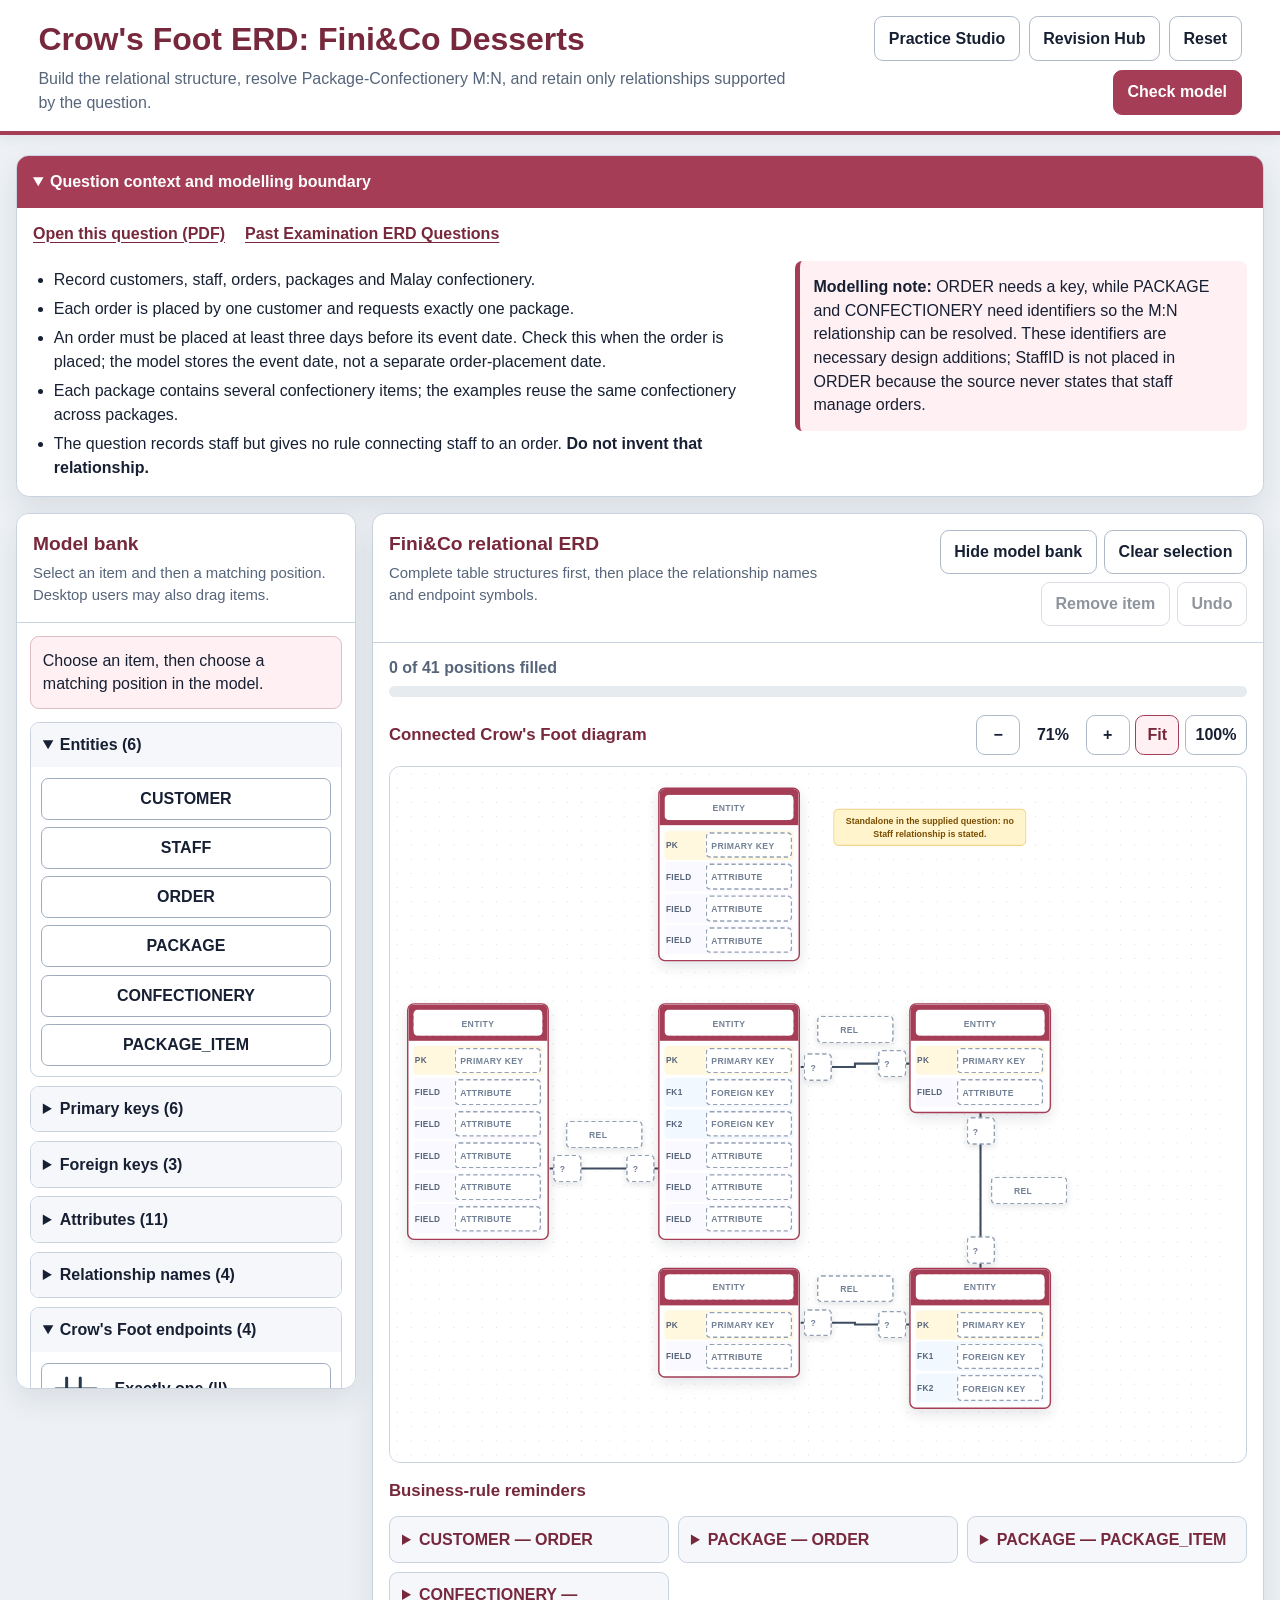
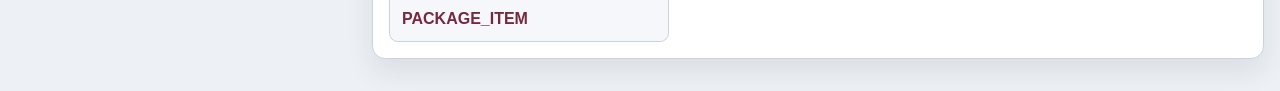
<file: 06-interactive-practice/erd-exercises/fini-co-crows-foot.html>
<!DOCTYPE html>
<html lang="en">
<head>
    <meta charset="UTF-8">
    <meta name="viewport" content="width=device-width, initial-scale=1.0">
    <title>Fini&amp;Co Crow's Foot ERD Practice</title>
    <link rel="stylesheet" href="crow-studio.css?v=2026.10.04-r57">
</head>
<body data-theme="rose" data-exercise="fini-co">
    <header class="page-header">
        <div class="title-block">
            <h1>Crow's Foot ERD: Fini&amp;Co Desserts</h1>
            <p>Build the relational structure, resolve Package-Confectionery M:N, and retain only relationships supported by the question.</p>
        </div>
        <nav class="header-actions" aria-label="Exercise actions and navigation">
            <a class="nav-link" href="../index.html">Practice Studio</a>
            <a class="nav-link" href="../../index.html">Revision Hub</a>
            <button class="button" id="reset-button" type="button">Reset</button>
            <button class="button primary" id="check-button" type="button">Check model</button>
        </nav>
    </header>

    <main class="page-main">
        <details class="context-card" open>
            <summary>Question context and modelling boundary</summary>
            <p class="question-links"><a href="questions/fini-co-crows-foot-question.pdf" target="_blank" rel="noopener">Open this question (PDF)</a><a href="../../03-erd-guide/past-examination-erd.html">Past Examination ERD Questions</a></p>
            <div class="context-body">
                <div>
                    <ul class="rule-list">
                        <li>Record customers, staff, orders, packages and Malay confectionery.</li>
                        <li>Each order is placed by one customer and requests exactly one package.</li>
                        <li>An order must be placed at least three days before its event date. Check this when the order is placed; the model stores the event date, not a separate order-placement date.</li>
                        <li>Each package contains several confectionery items; the examples reuse the same confectionery across packages.</li>
                        <li>The question records staff but gives no rule connecting staff to an order. <strong>Do not invent that relationship.</strong></li>
                    </ul>
                </div>
                <div class="notation-note"><strong>Modelling note:</strong> ORDER needs a key, while PACKAGE and CONFECTIONERY need identifiers so the M:N relationship can be resolved. These identifiers are necessary design additions; StaffID is not placed in ORDER because the source never states that staff manage orders.</div>
            </div>
        </details>

        <div class="studio-grid">
            <aside class="bank-panel" aria-labelledby="bank-title">
                <div class="panel-heading"><h2 id="bank-title">Model bank</h2><p>Select an item and then a matching position. Desktop users may also drag items.</p></div>
                <div class="selection-status" id="selection-status"></div>
                <div class="bank-groups" id="bank-groups"></div>
            </aside>
            <section class="board-panel" aria-labelledby="board-title">
                <div class="board-head">
                    <div class="board-title"><h2 id="board-title">Fini&amp;Co relational ERD</h2><p>Complete table structures first, then place the relationship names and endpoint symbols.</p></div>
                    <div class="board-tools">
                        <button class="button" id="bank-toggle-button" type="button" aria-expanded="true">Hide model bank</button>
                        <button class="button" id="clear-selection-button" type="button">Clear selection</button>
                        <button class="button" id="remove-button" type="button">Remove item</button>
                        <button class="button" id="undo-button" type="button">Undo</button>
                    </div>
                </div>
                <div class="progress-wrap"><span id="progress-text">0 positions filled</span><div class="progress-track" role="progressbar" aria-label="Model completion" aria-valuemin="0" aria-valuenow="0" aria-valuemax="1"><div class="progress-bar" id="progress-bar"></div></div></div>
                <div class="workspace">
                    <div class="diagram-toolbar"><h3 class="section-title">Connected Crow's Foot diagram</h3><div class="view-controls" role="group" aria-label="Diagram view"><button class="button" id="zoom-out" type="button" aria-label="Zoom out">−</button><output id="zoom-level" aria-live="polite">100%</output><button class="button" id="zoom-in" type="button" aria-label="Zoom in">+</button><button class="button" id="zoom-fit" type="button">Fit</button><button class="button" id="zoom-reset" type="button">100%</button></div></div>
                    <div class="canvas-scroll" tabindex="0" aria-label="Scrollable connected ERD workspace"><div class="diagram-extent" id="diagram-extent"><div class="diagram-stage" id="diagram-stage"><svg class="diagram-lines" id="diagram-lines" aria-hidden="true"></svg></div></div></div>
                    <section class="relationship-reference" aria-labelledby="relationship-title"><h3 class="section-title" id="relationship-title">Business-rule reminders</h3><div class="relationship-rules" id="relationship-rules"></div></section>
                </div>
                <section class="feedback-panel" id="feedback-panel" aria-live="polite" hidden></section>
            </section>
        </div>
    </main>
    <div class="sr-only" id="live-region" aria-live="assertive"></div>

    <script>
        window.CROW_EXERCISE = {
            id: "fini-co",
            version: "v3",
            stageHeight: 980,
            successMessage: "The model follows the supplied rules, resolves Package-Confectionery through PACKAGE_ITEM, and leaves STAFF unconnected because no staff relationship is stated.",
            bank: {
                entity: ["CUSTOMER", "STAFF", "ORDER", "PACKAGE", "CONFECTIONERY", "PACKAGE_ITEM"],
                pk: ["CustomerID", "StaffID", "OrderID", "PackageID", "ConfectioneryID", "PackageID + ConfectioneryID"],
                fk: ["CustomerID", "PackageID", "ConfectioneryID"],
                attr: ["FirstName", "LastName", "PhoneNumber", "Email", "Address", "HireDate", "EventDate", "EventTime", "EventLocation", "Price", "ConfectioneryName"],
                rel: ["PLACES", "REQUESTS", "CONTAINS", "REPRESENTS"],
                card: ["Exactly one (||)", "Zero or one (O|)", "One or many (|<)", "Zero or many (O<)"]
            },
            tables: [
                {id:"CUS",layout:{x:2,y:34,w:17},slots: [
                    {id:"E_CUS",type:"entity",expected:"CUSTOMER",label:"Customer table"},
                    {id:"PK_CUS",type:"pk",expected:"CustomerID",label:"Customer primary key"},
                    {id:"A_CUS_FN",type:"attr",expected:"FirstName",label:"Customer first name"},
                    {id:"A_CUS_LN",type:"attr",expected:"LastName",label:"Customer last name"},
                    {id:"A_CUS_PH",type:"attr",expected:"PhoneNumber",label:"Customer phone number"},
                    {id:"A_CUS_EM",type:"attr",expected:"Email",label:"Customer email"},
                    {id:"A_CUS_AD",type:"attr",expected:"Address",label:"Customer address"}
                ]},
                {id:"STA",layout:{x:32,y:3,w:17},note:"Standalone in the supplied question: no Staff relationship is stated.",noteLayout:{x:53,y:6,w:23},slots: [
                    {id:"E_STA",type:"entity",expected:"STAFF",label:"Staff table"},
                    {id:"PK_STA",type:"pk",expected:"StaffID",label:"Staff primary key"},
                    {id:"A_STA_FN",type:"attr",expected:"FirstName",label:"Staff first name"},
                    {id:"A_STA_LN",type:"attr",expected:"LastName",label:"Staff last name"},
                    {id:"A_STA_HD",type:"attr",expected:"HireDate",label:"Staff hire date"}
                ]},
                {id:"ORD",layout:{x:32,y:34,w:17},slots: [
                    {id:"E_ORD",type:"entity",expected:"ORDER",label:"Order table"},
                    {id:"PK_ORD",type:"pk",expected:"OrderID",label:"Order primary key"},
                    {id:"FK_ORD_C",type:"fk",kindLabel:"FK1",expected:"CustomerID",label:"Order customer foreign key (FK1)"},
                    {id:"FK_ORD_P",type:"fk",kindLabel:"FK2",expected:"PackageID",label:"Order package foreign key (FK2)"},
                    {id:"A_ORD_DT",type:"attr",expected:"EventDate",label:"Order event date"},
                    {id:"A_ORD_TM",type:"attr",expected:"EventTime",label:"Order event time"},
                    {id:"A_ORD_LC",type:"attr",expected:"EventLocation",label:"Order event location"}
                ]},
                {id:"PAC",layout:{x:62,y:34,w:17},slots: [
                    {id:"E_PAC",type:"entity",expected:"PACKAGE",label:"Package table"},
                    {id:"PK_PAC",type:"pk",expected:"PackageID",label:"Package primary key"},
                    {id:"A_PAC_PR",type:"attr",expected:"Price",label:"Package price"}
                ]},
                {id:"CON",layout:{x:32,y:72,w:17},slots: [
                    {id:"E_CON",type:"entity",expected:"CONFECTIONERY",label:"Confectionery table"},
                    {id:"PK_CON",type:"pk",expected:"ConfectioneryID",label:"Confectionery primary key"},
                    {id:"A_CON_NM",type:"attr",expected:"ConfectioneryName",label:"Confectionery name"}
                ]},
                {id:"PIT",layout:{x:62,y:72,w:17},slots: [
                    {id:"E_PIT",type:"entity",expected:"PACKAGE_ITEM",label:"Package item associative table"},
                    {id:"PK_PIT",type:"pk",expected:"PackageID + ConfectioneryID",label:"Package item composite primary key"},
                    {id:"FK_PIT_P",type:"fk",kindLabel:"FK1",expected:"PackageID",label:"Package item package foreign key (FK1)"},
                    {id:"FK_PIT_C",type:"fk",kindLabel:"FK2",expected:"ConfectioneryID",label:"Package item confectionery foreign key (FK2)"}
                ]}
            ],
            relationships: [
                {from:"CUS",to:"ORD",route:{fromSide:"right",toSide:"left",fromFraction:.7,toFraction:.7},left:"CUSTOMER",right:"ORDER",rule:"Each ORDER belongs to exactly one CUSTOMER; a CUSTOMER may place zero or many orders.",slots:[
                    {id:"C_CO_L",type:"card",expected:"Exactly one (||)",label:"Customer end of Places",feedback:"Read the rule from ORDER toward CUSTOMER."},
                    {id:"R_CO",type:"rel",expected:"PLACES",label:"Customer-Order relationship"},
                    {id:"C_CO_R",type:"card",expected:"Zero or many (O<)",label:"Order end of Places",feedback:"The source does not require every recorded customer to already have an order."}
                ]},
                {from:"PAC",to:"ORD",route:{fromSide:"left",toSide:"right",fromFraction:.55,toFraction:.27},left:"PACKAGE",right:"ORDER",rule:"Each ORDER requests exactly one PACKAGE; a PACKAGE may be requested by zero or many orders.",slots:[
                    {id:"C_PO_L",type:"card",expected:"Exactly one (||)",label:"Package end of Selects",feedback:"Each order requests one package."},
                    {id:"R_PO",type:"rel",expected:"REQUESTS",label:"Package-Order relationship"},
                    {id:"C_PO_R",type:"card",expected:"Zero or many (O<)",label:"Order end of Selects",feedback:"A package definition can exist before it is ordered."}
                ]},
                {from:"PAC",to:"PIT",route:{fromSide:"bottom",toSide:"top",fromFraction:.5,toFraction:.5},left:"PACKAGE",right:"PACKAGE_ITEM",rule:"Each PACKAGE contains one or many PACKAGE_ITEM rows; every PACKAGE_ITEM belongs to exactly one PACKAGE.",slots:[
                    {id:"C_PI_L",type:"card",expected:"Exactly one (||)",label:"Package end of Contains",feedback:"Each bridge row belongs to one package."},
                    {id:"R_PI",type:"rel",expected:"CONTAINS",label:"Package-Package item relationship"},
                    {id:"C_PI_R",type:"card",expected:"One or many (|<)",label:"Package item end of Contains",feedback:"The question says a package will have several confectionery items."}
                ]},
                {from:"CON",to:"PIT",route:{fromSide:"right",toSide:"left",fromFraction:.5,toFraction:.4},left:"CONFECTIONERY",right:"PACKAGE_ITEM",rule:"Each PACKAGE_ITEM identifies one CONFECTIONERY; a CONFECTIONERY may appear in zero or many package definitions.",slots:[
                    {id:"C_CI_L",type:"card",expected:"Exactly one (||)",label:"Confectionery end of Represents",feedback:"A bridge row references one confectionery."},
                    {id:"R_CI",type:"rel",expected:"REPRESENTS",label:"Confectionery-Package item relationship"},
                    {id:"C_CI_R",type:"card",expected:"Zero or many (O<)",label:"Package item end of Represents",feedback:"The supplied package examples reuse confectionery across packages."}
                ]}
            ]
        };
    </script>
    <script src="crow-studio.js?v=12"></script>
</body>
</html>
</file>
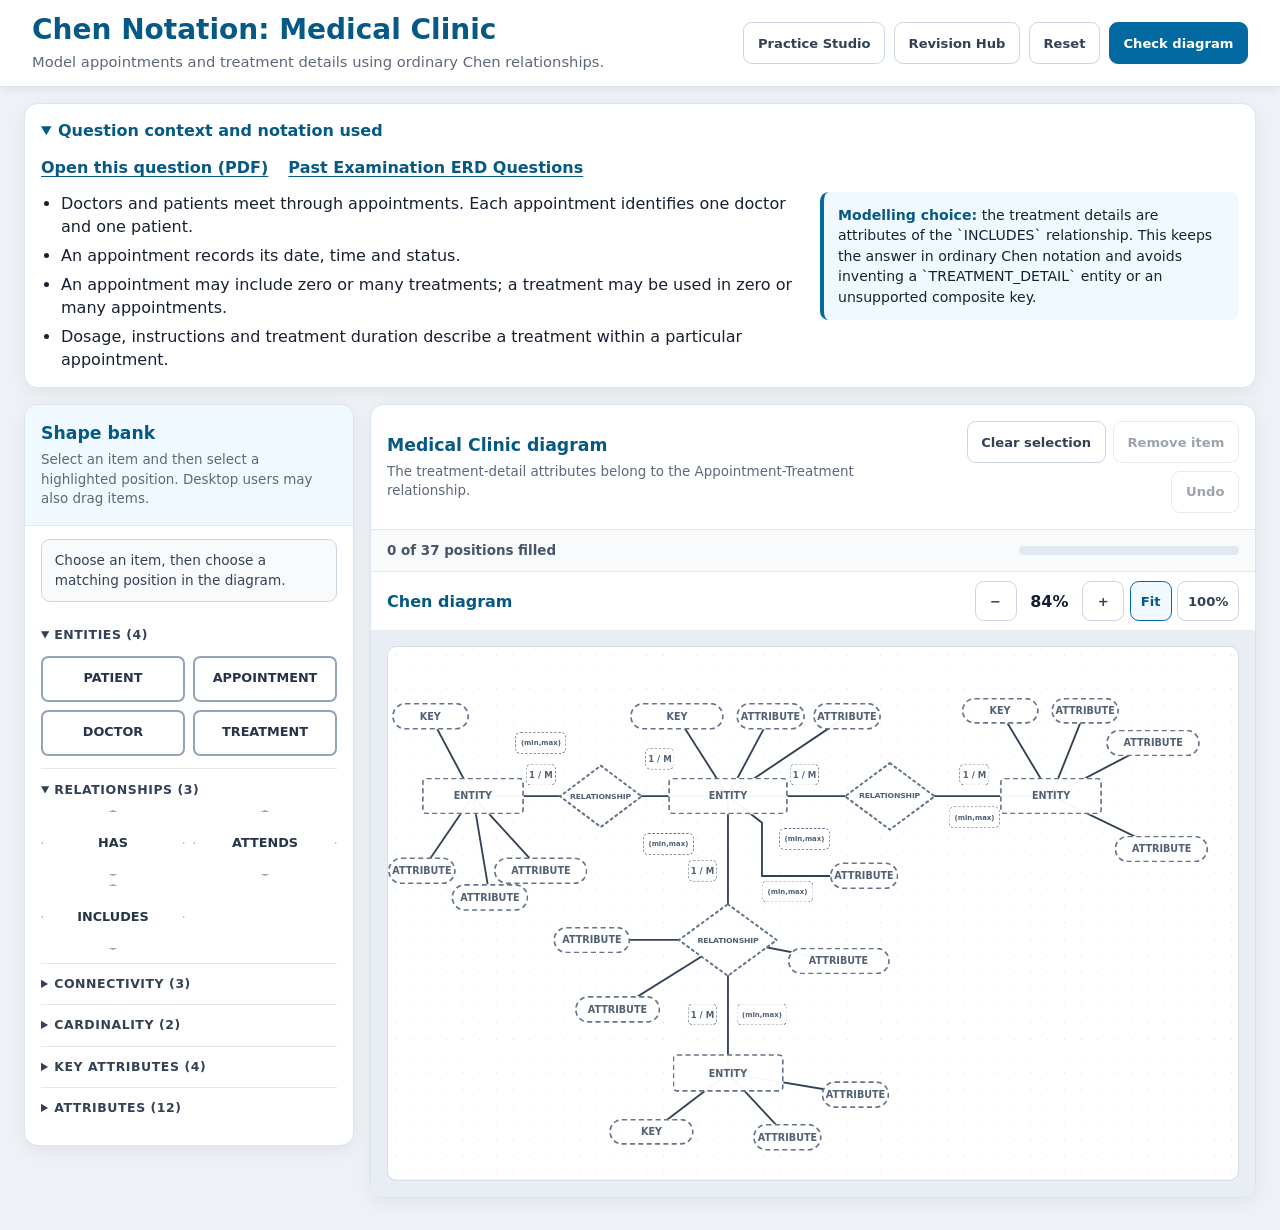
<file: 06-interactive-practice/erd-exercises/medical-clinic-chen.html>
<!DOCTYPE html>
<html lang="en">
<head>
    <meta charset="UTF-8">
    <meta name="viewport" content="width=device-width, initial-scale=1.0">
    <title>Medical Clinic Chen Diagram Practice</title>
    <link rel="stylesheet" href="chen-studio.css?v=2026.10.04-r57">
</head>
<body data-theme="sky">
    <header class="page-header">
        <div class="title-block">
            <h1>Chen Notation: Medical Clinic</h1>
            <p>Model appointments and treatment details using ordinary Chen relationships.</p>
        </div>
        <nav class="header-actions" aria-label="Exercise actions and navigation">
            <a class="nav-link" href="../index.html">Practice Studio</a>
            <a class="nav-link" href="../../index.html">Revision Hub</a>
            <button class="button" id="reset-button" type="button">Reset</button>
            <button class="button primary" id="check-button" type="button">Check diagram</button>
        </nav>
    </header>

    <main class="page-main">
        <details class="context-card" open>
            <summary>Question context and notation used</summary>
            <p class="question-links"><a href="questions/medical-clinic-chen-question.pdf" target="_blank" rel="noopener">Open this question (PDF)</a><a href="../../03-erd-guide/past-examination-erd.html">Past Examination ERD Questions</a></p>
            <div class="context-body">
                <div>
                    <ul class="rule-list">
                        <li>Doctors and patients meet through appointments. Each appointment identifies one doctor and one patient.</li>
                        <li>An appointment records its date, time and status.</li>
                        <li>An appointment may include zero or many treatments; a treatment may be used in zero or many appointments.</li>
                        <li>Dosage, instructions and treatment duration describe a treatment within a particular appointment.</li>
                    </ul>
                </div>
                <div class="notation-note"><strong>Modelling choice:</strong> the treatment details are attributes of the `INCLUDES` relationship. This keeps the answer in ordinary Chen notation and avoids inventing a `TREATMENT_DETAIL` entity or an unsupported composite key.</div>
            </div>
        </details>

        <div class="studio-grid">
            <aside class="bank-panel" aria-labelledby="bank-title">
                <div class="panel-heading"><h2 id="bank-title">Shape bank</h2><p>Select an item and then select a highlighted position. Desktop users may also drag items.</p></div>
                <div class="selection-status" id="selection-status"></div>
                <div class="bank-groups" id="bank-groups"></div>
            </aside>
            <section class="board-panel" aria-labelledby="board-title">
                <div class="board-head">
                    <div class="board-title"><h2 id="board-title">Medical Clinic diagram</h2><p>The treatment-detail attributes belong to the Appointment-Treatment relationship.</p></div>
                    <div class="board-tools">
                        <button class="button" id="clear-selection-button" type="button">Clear selection</button>
                        <button class="button" id="remove-button" type="button">Remove item</button>
                        <button class="button" id="undo-button" type="button">Undo</button>
                    </div>
                </div>
                <div class="progress-wrap"><span id="progress-text">0 positions filled</span><div class="progress-track" role="progressbar" aria-label="Diagram completion" aria-valuemin="0" aria-valuenow="0" aria-valuemax="1"><div class="progress-bar" id="progress-bar"></div></div></div>
                <div class="diagram-toolbar"><h3>Chen diagram</h3><div class="view-controls" role="group" aria-label="Diagram view"><button class="button" id="zoom-out" type="button" aria-label="Zoom out">−</button><output id="zoom-level" aria-live="polite">100%</output><button class="button" id="zoom-in" type="button" aria-label="Zoom in">+</button><button class="button" id="zoom-fit" type="button">Fit</button><button class="button" id="zoom-reset" type="button">100%</button></div></div>
                <div class="canvas-scroll" tabindex="0" aria-label="Scrollable Chen diagram workspace"><div class="diagram-extent" id="diagram-extent"><div class="diagram-stage" id="diagram-stage"><svg class="diagram-lines" id="diagram-lines" viewBox="0 0 100 100" preserveAspectRatio="none" aria-hidden="true"></svg></div></div></div>
                <section class="feedback-panel" id="feedback-panel" aria-live="polite" hidden></section>
            </section>
        </div>
    </main>
    <div class="sr-only" id="live-region" aria-live="assertive"></div>

    <script>
        window.CHEN_EXERCISE = {
            id: "medical-clinic",
            version: "v3",
            successMessage: "The diagram models appointments explicitly and keeps dosage, instructions and duration on the Appointment-Treatment relationship.",
            bank: {
                entity: ["PATIENT", "APPOINTMENT", "DOCTOR", "TREATMENT"],
                rel: ["HAS", "ATTENDS", "INCLUDES"],
                conn: ["1", "M", "N"],
                card: ["(1,1)", "(0,N)"],
                pk: ["PatientID", "AppointmentID", "DoctorID", "TreatmentID"],
                attr: ["Name", "Address", "PhoneNumber", "Specialization", "ContactNumber", "Date", "Time", "Status", "Type", "Dosage", "Instructions", "TreatmentDuration"]
            },
            lines: [
                [10,28,25,28], [25,28,40,28], [40,28,59,28], [59,28,78,28], [40,28,40,55], [40,55,40,80],
                [10,28,5,13], [10,28,4,42], [10,28,12,47], [10,28,18,42],
                [78,28,72,12], [78,28,82,12], [78,28,90,18], [78,28,91,38],
                [40,28,34,13], [40,28,45,13], [40,28,54,13], {points:[[40,28],[44,33],[44,43],[56,43]]},
                [40,80,31,91], [40,80,47,92], [40,80,55,84],
                [40,55,24,55], [40,55,27,68], [40,55,53,59]
            ],
            slots: [
                {id:"E_PAT",type:"entity",x:10,y:28,w:12,h:7,expected:"PATIENT",label:"Patient entity"},
                {id:"R_HAS",type:"rel",x:25,y:28,w:10,h:12,expected:"HAS",label:"Patient-Appointment relationship"},
                {id:"E_APPT",type:"entity",x:40,y:28,w:14,h:7,expected:"APPOINTMENT",label:"Appointment entity"},
                {id:"R_ATTENDS",type:"rel",x:59,y:28,w:11,h:13,expected:"ATTENDS",label:"Doctor-Appointment relationship"},
                {id:"E_DOC",type:"entity",x:78,y:28,w:12,h:7,expected:"DOCTOR",label:"Doctor entity"},
                {id:"R_INCLUDES",type:"rel",x:40,y:55,w:12,h:14,expected:"INCLUDES",label:"Appointment-Treatment relationship"},
                {id:"E_TREAT",type:"entity",x:40,y:80,w:13,h:7,expected:"TREATMENT",label:"Treatment entity"},

                {id:"C_PAT",type:"conn",x:18,y:24,w:3.5,h:4,expected:"1",label:"Patient connectivity to Has"},
                {id:"K_PAT",type:"card",x:18,y:18,w:6,h:4,expected:"(0,N)",label:"Patient participation in Has"},
                {id:"C_APPT1",type:"conn",x:32,y:21,w:3.5,h:4,expected:"M",label:"Appointment connectivity to Has"},
                {id:"K_APPT1",type:"card",x:33,y:37,w:6,h:4,expected:"(1,1)",label:"Appointment participation in Has"},
                {id:"C_APPT2",type:"conn",x:49,y:24,w:3.5,h:4,expected:"M",label:"Appointment connectivity to Attends"},
                {id:"K_APPT2",type:"card",x:49,y:36,w:6,h:4,expected:"(1,1)",label:"Appointment participation in Attends"},
                {id:"C_DOC",type:"conn",x:69,y:24,w:3.5,h:4,expected:"1",label:"Doctor connectivity to Attends"},
                {id:"K_DOC",type:"card",x:69,y:32,w:6,h:4,expected:"(0,N)",label:"Doctor participation in Attends"},
                {id:"C_APPT3",type:"conn",x:37,y:42,w:3.5,h:4,expected:"M",label:"Appointment connectivity to Includes"},
                {id:"K_APPT3",type:"card",x:47,y:46,w:6,h:4,expected:"(0,N)",label:"Appointment participation in Includes"},
                {id:"C_TREAT",type:"conn",x:37,y:69,w:3.5,h:4,expected:"N",label:"Treatment connectivity to Includes"},
                {id:"K_TREAT",type:"card",x:44,y:69,w:6,h:4,expected:"(0,N)",label:"Treatment participation in Includes"},

                {id:"PK_PAT",type:"pk",x:5,y:13,w:9,h:5,expected:"PatientID",label:"Patient key"},
                {id:"A_PAT_NAME",type:"attr",x:4,y:42,w:8,h:5,expected:"Name",label:"Patient name"},
                {id:"A_PAT_ADDR",type:"attr",x:12,y:47,w:9,h:5,expected:"Address",label:"Patient address"},
                {id:"A_PAT_PHONE",type:"attr",x:18,y:42,w:11,h:5,expected:"PhoneNumber",label:"Patient phone number"},
                {id:"PK_DOC",type:"pk",x:72,y:12,w:9,h:5,expected:"DoctorID",label:"Doctor key"},
                {id:"A_DOC_NAME",type:"attr",x:82,y:12,w:8,h:5,expected:"Name",label:"Doctor name"},
                {id:"A_DOC_SPEC",type:"attr",x:90,y:18,w:11,h:5,expected:"Specialization",label:"Doctor specialization"},
                {id:"A_DOC_PHONE",type:"attr",x:91,y:38,w:11,h:5,expected:"ContactNumber",label:"Doctor contact number"},
                {id:"PK_APPT",type:"pk",x:34,y:13,w:11,h:5,expected:"AppointmentID",label:"Appointment key"},
                {id:"A_APPT_DATE",type:"attr",x:45,y:13,w:8,h:5,expected:"Date",label:"Appointment date"},
                {id:"A_APPT_TIME",type:"attr",x:54,y:13,w:8,h:5,expected:"Time",label:"Appointment time"},
                {id:"A_APPT_STATUS",type:"attr",x:56,y:43,w:8,h:5,expected:"Status",label:"Appointment status"},
                {id:"PK_TREAT",type:"pk",x:31,y:91,w:10,h:5,expected:"TreatmentID",label:"Treatment key"},
                {id:"A_TREAT_NAME",type:"attr",x:47,y:92,w:8,h:5,expected:"Name",label:"Treatment name"},
                {id:"A_TREAT_TYPE",type:"attr",x:55,y:84,w:8,h:5,expected:"Type",label:"Treatment type"},
                {id:"A_REL_DOSE",type:"attr",x:24,y:55,w:9,h:5,expected:"Dosage",label:"Dosage relationship attribute"},
                {id:"A_REL_INST",type:"attr",x:27,y:68,w:10,h:5,expected:"Instructions",label:"Instructions relationship attribute"},
                {id:"A_REL_DURATION",type:"attr",x:53,y:59,w:12,h:5,expected:"TreatmentDuration",label:"Treatment duration relationship attribute"}
            ]
        };
    </script>
    <script src="chen-studio.js?v=9"></script>
</body>
</html>
</file>
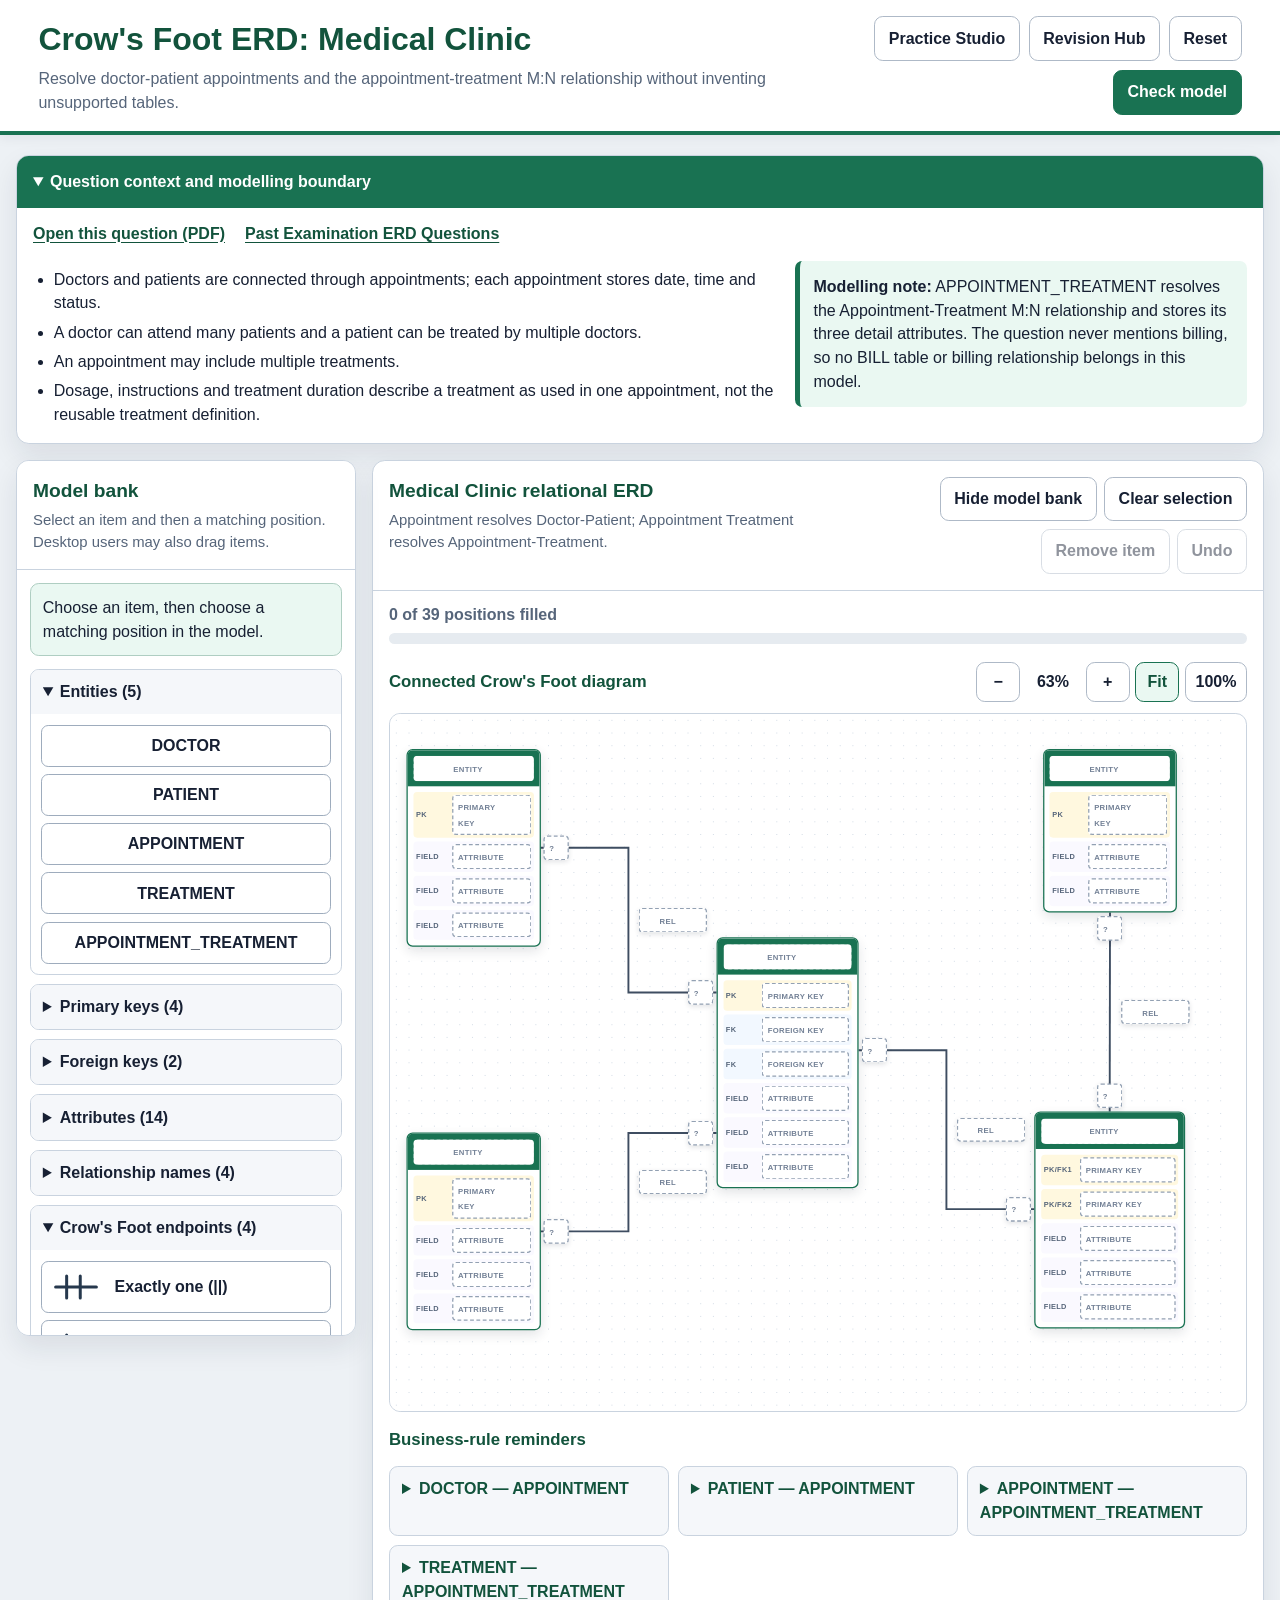
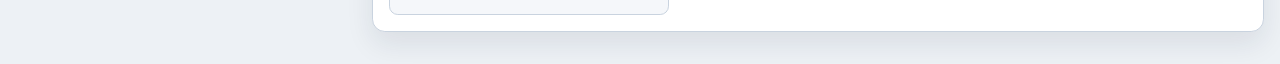
<file: 06-interactive-practice/erd-exercises/medical-clinic-crows-foot.html>
<!DOCTYPE html>
<html lang="en">
<head>
    <meta charset="UTF-8">
    <meta name="viewport" content="width=device-width, initial-scale=1.0">
    <title>Medical Clinic Crow's Foot ERD Practice</title>
    <link rel="stylesheet" href="crow-studio.css?v=2026.10.04-r57">
</head>
<body data-theme="emerald">
    <header class="page-header">
        <div class="title-block">
            <h1>Crow's Foot ERD: Medical Clinic</h1>
            <p>Resolve doctor-patient appointments and the appointment-treatment M:N relationship without inventing unsupported tables.</p>
        </div>
        <nav class="header-actions" aria-label="Exercise actions and navigation">
            <a class="nav-link" href="../index.html">Practice Studio</a>
            <a class="nav-link" href="../../index.html">Revision Hub</a>
            <button class="button" id="reset-button" type="button">Reset</button>
            <button class="button primary" id="check-button" type="button">Check model</button>
        </nav>
    </header>

    <main class="page-main">
        <details class="context-card" open>
            <summary>Question context and modelling boundary</summary>
            <p class="question-links"><a href="questions/medical-clinic-crows-foot-question.pdf" target="_blank" rel="noopener">Open this question (PDF)</a><a href="../../03-erd-guide/past-examination-erd.html">Past Examination ERD Questions</a></p>
            <div class="context-body">
                <div>
                    <ul class="rule-list">
                        <li>Doctors and patients are connected through appointments; each appointment stores date, time and status.</li>
                        <li>A doctor can attend many patients and a patient can be treated by multiple doctors.</li>
                        <li>An appointment may include multiple treatments.</li>
                        <li>Dosage, instructions and treatment duration describe a treatment as used in one appointment, not the reusable treatment definition.</li>
                    </ul>
                </div>
                <div class="notation-note"><strong>Modelling note:</strong> APPOINTMENT_TREATMENT resolves the Appointment-Treatment M:N relationship and stores its three detail attributes. The question never mentions billing, so no BILL table or billing relationship belongs in this model.</div>
            </div>
        </details>

        <div class="studio-grid">
            <aside class="bank-panel" aria-labelledby="bank-title">
                <div class="panel-heading"><h2 id="bank-title">Model bank</h2><p>Select an item and then a matching position. Desktop users may also drag items.</p></div>
                <div class="selection-status" id="selection-status"></div>
                <div class="bank-groups" id="bank-groups"></div>
            </aside>
            <section class="board-panel" aria-labelledby="board-title">
                <div class="board-head">
                    <div class="board-title"><h2 id="board-title">Medical Clinic relational ERD</h2><p>Appointment resolves Doctor-Patient; Appointment Treatment resolves Appointment-Treatment.</p></div>
                    <div class="board-tools">
                        <button class="button" id="bank-toggle-button" type="button" aria-expanded="true">Hide model bank</button>
                        <button class="button" id="clear-selection-button" type="button">Clear selection</button>
                        <button class="button" id="remove-button" type="button">Remove item</button>
                        <button class="button" id="undo-button" type="button">Undo</button>
                    </div>
                </div>
                <div class="progress-wrap"><span id="progress-text">0 positions filled</span><div class="progress-track" role="progressbar" aria-label="Model completion" aria-valuemin="0" aria-valuenow="0" aria-valuemax="1"><div class="progress-bar" id="progress-bar"></div></div></div>
                <div class="workspace">
                    <div class="diagram-toolbar"><h3 class="section-title">Connected Crow's Foot diagram</h3><div class="view-controls" role="group" aria-label="Diagram view"><button class="button" id="zoom-out" type="button" aria-label="Zoom out">−</button><output id="zoom-level" aria-live="polite">100%</output><button class="button" id="zoom-in" type="button" aria-label="Zoom in">+</button><button class="button" id="zoom-fit" type="button">Fit</button><button class="button" id="zoom-reset" type="button">100%</button></div></div>
                    <div class="canvas-scroll" tabindex="0" aria-label="Scrollable connected ERD workspace"><div class="diagram-extent" id="diagram-extent"><div class="diagram-stage" id="diagram-stage"><svg class="diagram-lines" id="diagram-lines" aria-hidden="true"></svg></div></div></div>
                    <section class="relationship-reference" aria-labelledby="relationship-title"><h3 class="section-title" id="relationship-title">Business-rule reminders</h3><div class="relationship-rules" id="relationship-rules"></div></section>
                </div>
                <section class="feedback-panel" id="feedback-panel" aria-live="polite" hidden></section>
            </section>
        </div>
    </main>
    <div class="sr-only" id="live-region" aria-live="assertive"></div>

    <script>
        window.CROW_EXERCISE = {
            id: "medical-clinic",
            version: "v3",
            stageHeight: 1100,
            successMessage: "The model uses APPOINTMENT between Doctor and Patient, resolves Appointment-Treatment through APPOINTMENT_TREATMENT, and stores dosage, instructions and duration on that bridge.",
            bank: {
                entity: ["DOCTOR", "PATIENT", "APPOINTMENT", "TREATMENT", "APPOINTMENT_TREATMENT"],
                pk: ["DoctorID", "PatientID", "AppointmentID", "TreatmentID"],
                fk: ["DoctorID", "PatientID"],
                attr: ["DoctorName", "Specialization", "ContactNumber", "PatientName", "Address", "PhoneNumber", "AppointmentDate", "AppointmentTime", "Status", "TreatmentName", "TreatmentType", "Dosage", "Instructions", "TreatmentDuration"],
                rel: ["ATTENDS", "BOOKS", "HAS", "USES"],
                card: ["Exactly one (||)", "Zero or one (O|)", "One or many (|<)", "Zero or many (O<)"]
            },
            tables: [
                {id:"DOC",layout:{x:2,y:5,w:16},slots: [
                    {id:"E_DOC",type:"entity",expected:"DOCTOR",label:"Doctor table"},
                    {id:"PK_DOC",type:"pk",expected:"DoctorID",label:"Doctor primary key"},
                    {id:"A_DOC_N",type:"attr",expected:"DoctorName",label:"Doctor name"},
                    {id:"A_DOC_S",type:"attr",expected:"Specialization",label:"Doctor specialization"},
                    {id:"A_DOC_C",type:"attr",expected:"ContactNumber",label:"Doctor contact number"}
                ]},
                {id:"PAT",layout:{x:2,y:60,w:16},slots: [
                    {id:"E_PAT",type:"entity",expected:"PATIENT",label:"Patient table"},
                    {id:"PK_PAT",type:"pk",expected:"PatientID",label:"Patient primary key"},
                    {id:"A_PAT_N",type:"attr",expected:"PatientName",label:"Patient name"},
                    {id:"A_PAT_A",type:"attr",expected:"Address",label:"Patient address"},
                    {id:"A_PAT_P",type:"attr",expected:"PhoneNumber",label:"Patient phone number"}
                ]},
                {id:"APP",layout:{x:39,y:32,w:17},slots: [
                    {id:"E_APP",type:"entity",expected:"APPOINTMENT",label:"Appointment table"},
                    {id:"PK_APP",type:"pk",expected:"AppointmentID",label:"Appointment primary key"},
                    {id:"FK_APP_D",type:"fk",expected:"DoctorID",label:"Appointment doctor foreign key"},
                    {id:"FK_APP_P",type:"fk",expected:"PatientID",label:"Appointment patient foreign key"},
                    {id:"A_APP_D",type:"attr",expected:"AppointmentDate",label:"Appointment date"},
                    {id:"A_APP_T",type:"attr",expected:"AppointmentTime",label:"Appointment time"},
                    {id:"A_APP_S",type:"attr",expected:"Status",label:"Appointment status"}
                ]},
                {id:"TRE",layout:{x:78,y:5,w:16},slots: [
                    {id:"E_TRE",type:"entity",expected:"TREATMENT",label:"Treatment table"},
                    {id:"PK_TRE",type:"pk",expected:"TreatmentID",label:"Treatment primary key"},
                    {id:"A_TRE_N",type:"attr",expected:"TreatmentName",label:"Treatment name"},
                    {id:"A_TRE_T",type:"attr",expected:"TreatmentType",label:"Treatment type"}
                ]},
                {id:"APT",layout:{x:77,y:57,w:18},slots: [
                    {id:"E_AT",type:"entity",expected:"APPOINTMENT_TREATMENT",label:"Appointment treatment associative table"},
                    {id:"PK_AT_A",type:"pk",kindLabel:"PK/FK1",expected:"AppointmentID",label:"Appointment treatment appointment key (PK/FK1)"},
                    {id:"PK_AT_T",type:"pk",kindLabel:"PK/FK2",expected:"TreatmentID",label:"Appointment treatment treatment key (PK/FK2)"},
                    {id:"A_AT_D",type:"attr",expected:"Dosage",label:"Appointment treatment dosage"},
                    {id:"A_AT_I",type:"attr",expected:"Instructions",label:"Appointment treatment instructions"},
                    {id:"A_AT_T",type:"attr",expected:"TreatmentDuration",label:"Appointment treatment duration"}
                ]}
            ],
            relationships: [
                {from:"DOC",to:"APP",route:{fromSide:"right",fromFraction:.5,toSide:"left",toFraction:.22},label:{dx:70,dy:0},left:"DOCTOR",right:"APPOINTMENT",rule:"Each APPOINTMENT is attended by exactly one DOCTOR; a DOCTOR may attend zero or many appointments.",slots:[
                    {id:"C_DA_L",type:"card",expected:"Exactly one (||)",label:"Doctor end of Attends",feedback:"An appointment identifies one doctor."},
                    {id:"R_DA",type:"rel",expected:"ATTENDS",label:"Doctor-Appointment relationship"},
                    {id:"C_DA_R",type:"card",expected:"Zero or many (O<)",label:"Appointment end of Attends",feedback:"A doctor can exist before any appointment is booked."}
                ]},
                {from:"PAT",to:"APP",route:{fromSide:"right",fromFraction:.5,toSide:"left",toFraction:.78},label:{dx:70,dy:0},left:"PATIENT",right:"APPOINTMENT",rule:"Each APPOINTMENT belongs to exactly one PATIENT; a PATIENT may book zero or many appointments.",slots:[
                    {id:"C_PA_L",type:"card",expected:"Exactly one (||)",label:"Patient end of Books",feedback:"An appointment identifies one patient."},
                    {id:"R_PA",type:"rel",expected:"BOOKS",label:"Patient-Appointment relationship"},
                    {id:"C_PA_R",type:"card",expected:"Zero or many (O<)",label:"Appointment end of Books",feedback:"A patient record can exist before the first appointment."}
                ]},
                {from:"APP",to:"APT",route:{fromSide:"right",fromFraction:.45,toSide:"left",toFraction:.45},label:{dx:70,dy:0},left:"APPOINTMENT",right:"APPOINTMENT_TREATMENT",rule:"Each APPOINTMENT_TREATMENT row belongs to exactly one APPOINTMENT; an APPOINTMENT may have zero or many treatment rows.",slots:[
                    {id:"C_AAT_L",type:"card",expected:"Exactly one (||)",label:"Appointment end of Has",feedback:"Each bridge row belongs to one appointment."},
                    {id:"R_AAT",type:"rel",expected:"HAS",label:"Appointment-Appointment treatment relationship"},
                    {id:"C_AAT_R",type:"card",expected:"Zero or many (O<)",label:"Appointment treatment end of Has",feedback:"The source says an appointment may include multiple treatments."}
                ]},
                {from:"TRE",to:"APT",route:{fromSide:"bottom",fromFraction:.5,toSide:"top",toFraction:.5},label:{dx:72,dy:0},left:"TREATMENT",right:"APPOINTMENT_TREATMENT",rule:"Each APPOINTMENT_TREATMENT row identifies exactly one TREATMENT; a TREATMENT may be used in zero or many appointments.",slots:[
                    {id:"C_TAT_L",type:"card",expected:"Exactly one (||)",label:"Treatment end of Uses",feedback:"Each bridge row refers to one treatment definition."},
                    {id:"R_TAT",type:"rel",expected:"USES",label:"Treatment-Appointment treatment relationship"},
                    {id:"C_TAT_R",type:"card",expected:"Zero or many (O<)",label:"Appointment treatment end of Uses",feedback:"A treatment definition can be reused across appointments."}
                ]}
            ]
        };
    </script>
    <script src="crow-studio.js?v=14"></script>
</body>
</html>
</file>
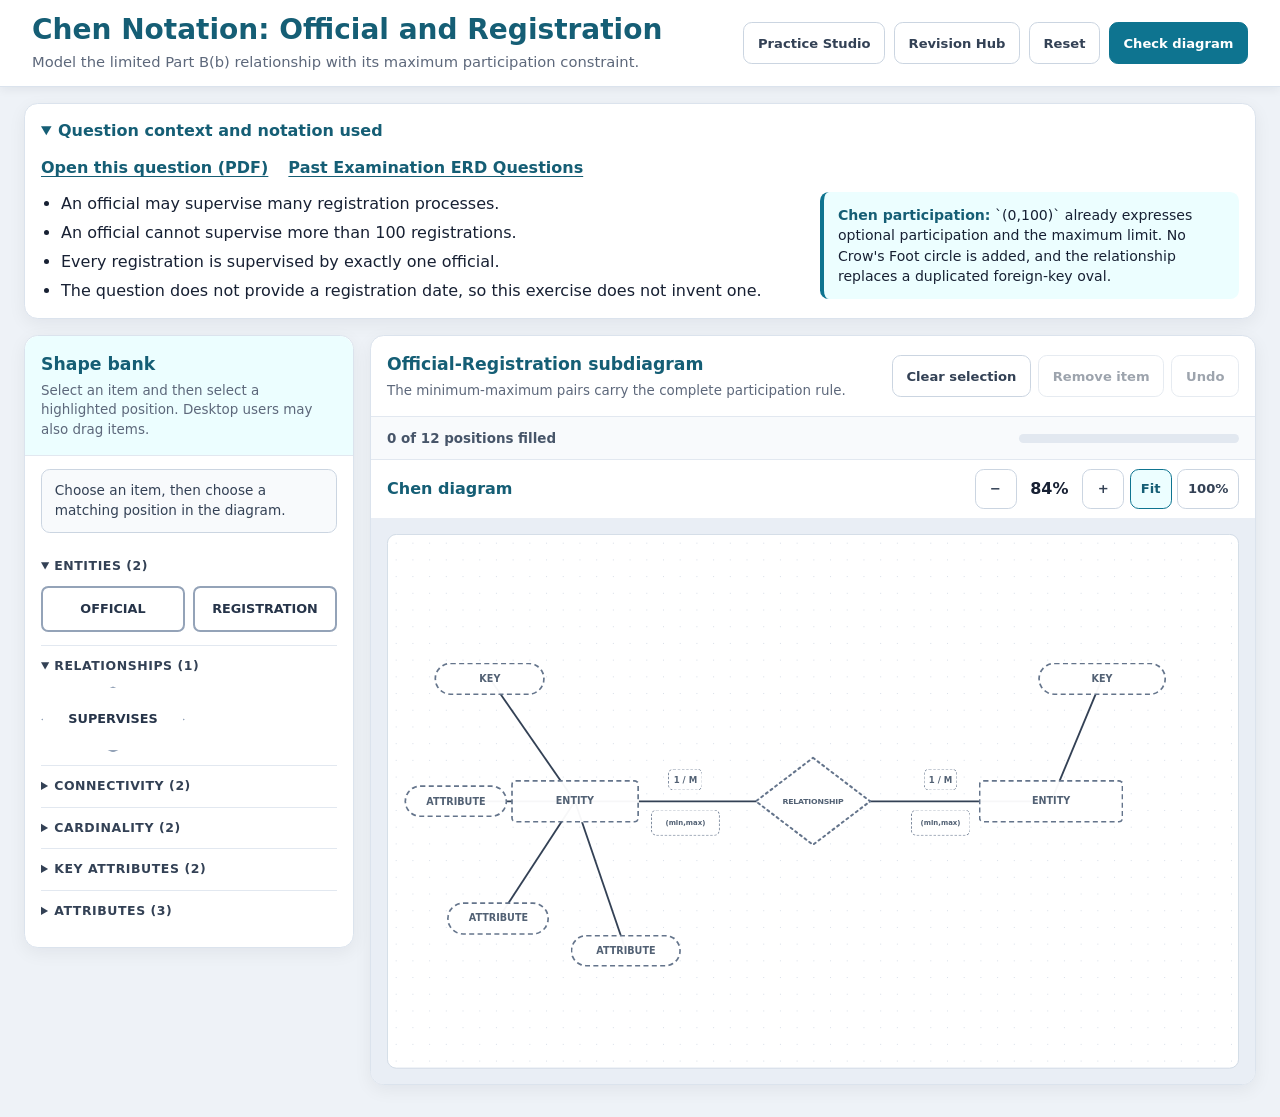
<file: 06-interactive-practice/erd-exercises/official-registration-chen.html>
<!DOCTYPE html>
<html lang="en">
<head>
    <meta charset="UTF-8">
    <meta name="viewport" content="width=device-width, initial-scale=1.0">
    <title>Official and Registration Chen Diagram Practice</title>
    <link rel="stylesheet" href="chen-studio.css?v=2026.10.04-r57">
</head>
<body data-theme="cyan">
    <header class="page-header">
        <div class="title-block">
            <h1>Chen Notation: Official and Registration</h1>
            <p>Model the limited Part B(b) relationship with its maximum participation constraint.</p>
        </div>
        <nav class="header-actions" aria-label="Exercise actions and navigation">
            <a class="nav-link" href="../index.html">Practice Studio</a>
            <a class="nav-link" href="../../index.html">Revision Hub</a>
            <button class="button" id="reset-button" type="button">Reset</button>
            <button class="button primary" id="check-button" type="button">Check diagram</button>
        </nav>
    </header>

    <main class="page-main">
        <details class="context-card" open>
            <summary>Question context and notation used</summary>
            <p class="question-links"><a href="questions/official-registration-chen-question.pdf" target="_blank" rel="noopener">Open this question (PDF)</a><a href="../../03-erd-guide/past-examination-erd.html">Past Examination ERD Questions</a></p>
            <div class="context-body">
                <div>
                    <ul class="rule-list">
                        <li>An official may supervise many registration processes.</li>
                        <li>An official cannot supervise more than 100 registrations.</li>
                        <li>Every registration is supervised by exactly one official.</li>
                        <li>The question does not provide a registration date, so this exercise does not invent one.</li>
                    </ul>
                </div>
                <div class="notation-note"><strong>Chen participation:</strong> `(0,100)` already expresses optional participation and the maximum limit. No Crow's Foot circle is added, and the relationship replaces a duplicated foreign-key oval.</div>
            </div>
        </details>

        <div class="studio-grid">
            <aside class="bank-panel" aria-labelledby="bank-title">
                <div class="panel-heading"><h2 id="bank-title">Shape bank</h2><p>Select an item and then select a highlighted position. Desktop users may also drag items.</p></div>
                <div class="selection-status" id="selection-status"></div>
                <div class="bank-groups" id="bank-groups"></div>
            </aside>
            <section class="board-panel" aria-labelledby="board-title">
                <div class="board-head">
                    <div class="board-title"><h2 id="board-title">Official-Registration subdiagram</h2><p>The minimum-maximum pairs carry the complete participation rule.</p></div>
                    <div class="board-tools">
                        <button class="button" id="clear-selection-button" type="button">Clear selection</button>
                        <button class="button" id="remove-button" type="button">Remove item</button>
                        <button class="button" id="undo-button" type="button">Undo</button>
                    </div>
                </div>
                <div class="progress-wrap"><span id="progress-text">0 positions filled</span><div class="progress-track" role="progressbar" aria-label="Diagram completion" aria-valuemin="0" aria-valuenow="0" aria-valuemax="1"><div class="progress-bar" id="progress-bar"></div></div></div>
                <div class="diagram-toolbar"><h3>Chen diagram</h3><div class="view-controls" role="group" aria-label="Diagram view"><button class="button" id="zoom-out" type="button" aria-label="Zoom out">−</button><output id="zoom-level" aria-live="polite">100%</output><button class="button" id="zoom-in" type="button" aria-label="Zoom in">+</button><button class="button" id="zoom-fit" type="button">Fit</button><button class="button" id="zoom-reset" type="button">100%</button></div></div>
                <div class="canvas-scroll" tabindex="0" aria-label="Scrollable Chen diagram workspace"><div class="diagram-extent" id="diagram-extent"><div class="diagram-stage" id="diagram-stage"><svg class="diagram-lines" id="diagram-lines" viewBox="0 0 100 100" preserveAspectRatio="none" aria-hidden="true"></svg></div></div></div>
                <section class="feedback-panel" id="feedback-panel" aria-live="polite" hidden></section>
            </section>
        </div>
    </main>
    <div class="sr-only" id="live-region" aria-live="assertive"></div>

    <script>
        window.CHEN_EXERCISE = {
            id: "official-registration",
            version: "v3",
            successMessage: "The subdiagram shows one Official supervising zero to 100 Registrations, with every Registration supervised by exactly one Official.",
            bank: {
                entity: ["OFFICIAL", "REGISTRATION"],
                rel: ["SUPERVISES"],
                conn: ["1", "M"],
                card: ["(0,100)", "(1,1)"],
                pk: ["OfficialID", "RegistrationID"],
                attr: ["Name", "Role", "ContactNumber"]
            },
            lines: [
                [22,50,50,50], [50,50,78,50],
                [22,50,12,27], [22,50,8,50], [22,50,13,72], [22,50,28,78],
                [78,50,84,27]
            ],
            slots: [
                {id:"E_OFF",type:"entity",x:22,y:50,w:15,h:8,expected:"OFFICIAL",label:"Official entity"},
                {id:"R_SUP",type:"rel",x:50,y:50,w:14,h:17,expected:"SUPERVISES",label:"Supervises relationship"},
                {id:"E_REG",type:"entity",x:78,y:50,w:17,h:8,expected:"REGISTRATION",label:"Registration entity"},
                {id:"C_OFF",type:"conn",x:35,y:46,w:4,h:4,expected:"1",label:"Official connectivity"},
                {id:"K_OFF",type:"card",x:35,y:54,w:8,h:5,expected:"(0,100)",label:"Official participation limit"},
                {id:"C_REG",type:"conn",x:65,y:46,w:4,h:4,expected:"M",label:"Registration connectivity"},
                {id:"K_REG",type:"card",x:65,y:54,w:7,h:5,expected:"(1,1)",label:"Registration participation"},
                {id:"PK_OFF",type:"pk",x:12,y:27,w:13,h:6,expected:"OfficialID",label:"Official key"},
                {id:"A_OFF_NAME",type:"attr",x:8,y:50,w:12,h:6,expected:"Name",label:"Official name"},
                {id:"A_OFF_ROLE",type:"attr",x:13,y:72,w:12,h:6,expected:"Role",label:"Official role"},
                {id:"A_OFF_PHONE",type:"attr",x:28,y:78,w:13,h:6,expected:"ContactNumber",label:"Official contact number"},
                {id:"PK_REG",type:"pk",x:84,y:27,w:15,h:6,expected:"RegistrationID",label:"Registration key"}
            ]
        };
    </script>
    <script src="chen-studio.js?v=9"></script>
</body>
</html>
</file>
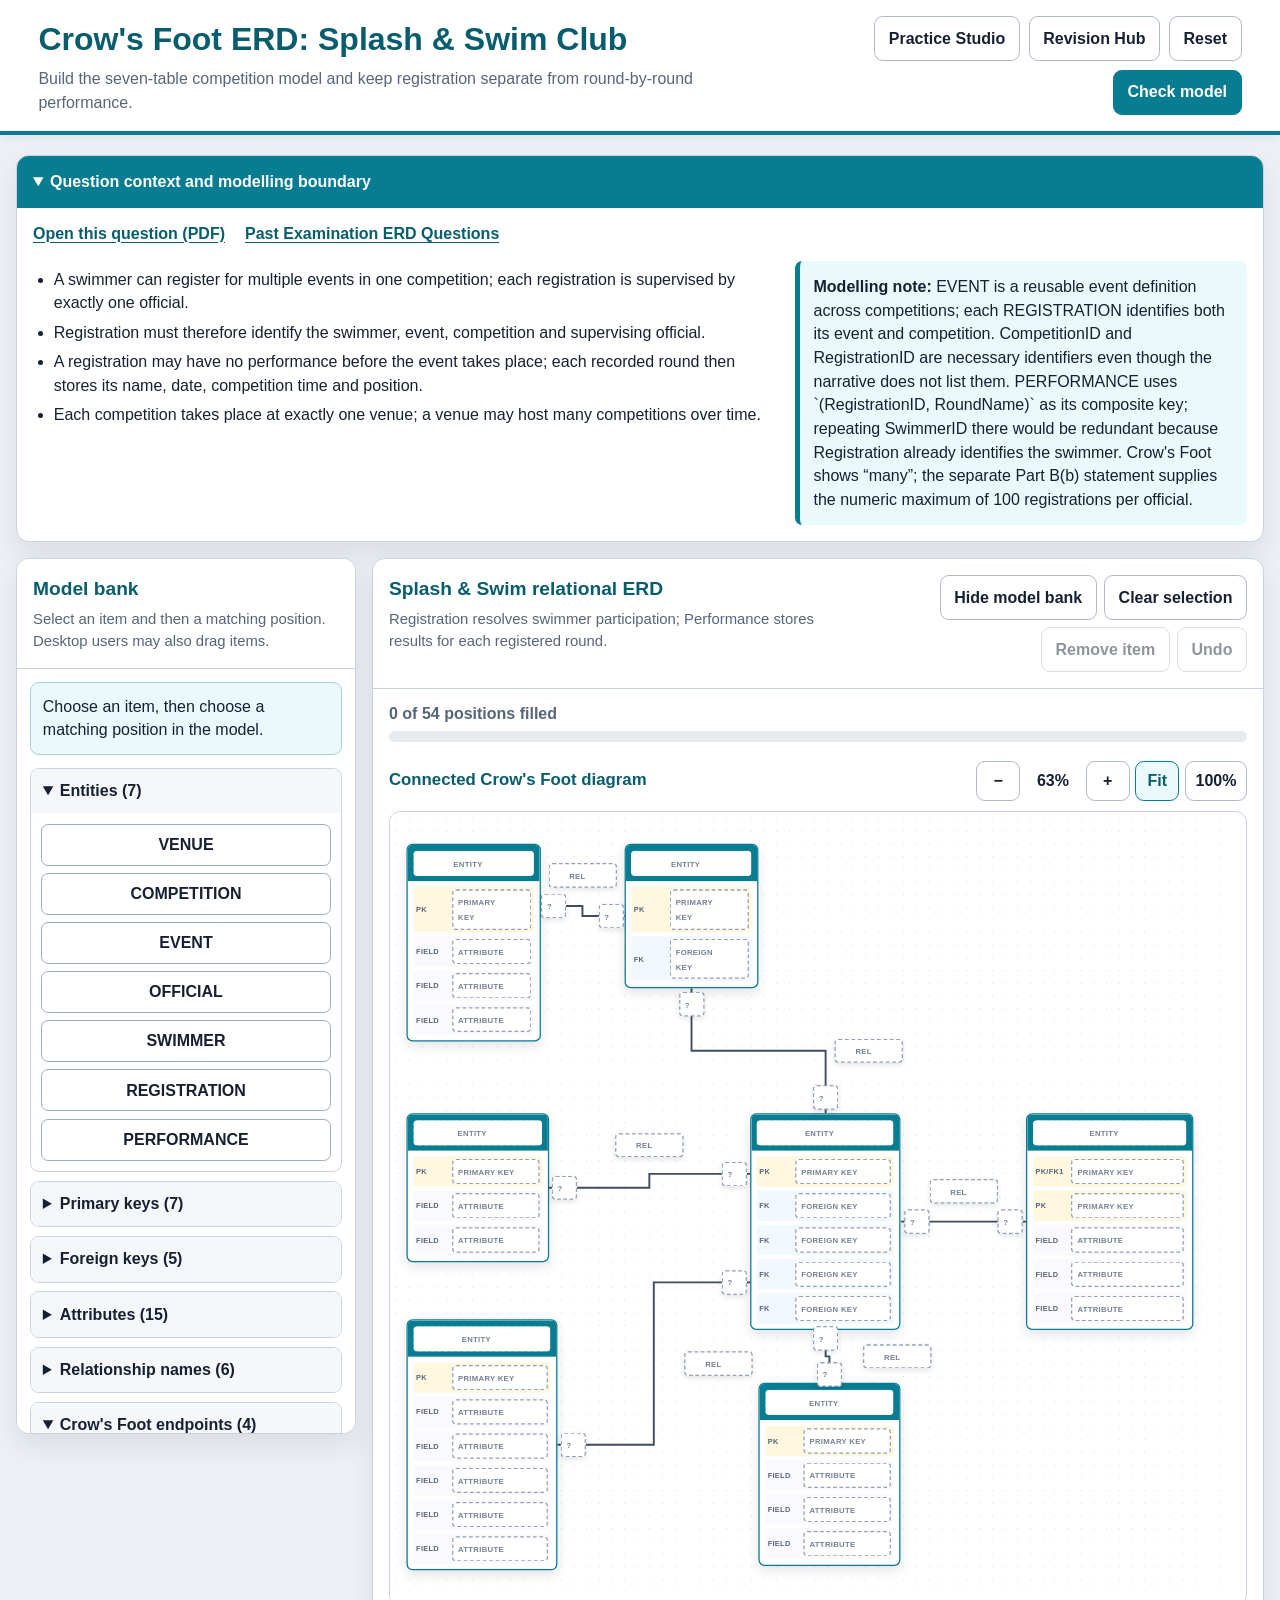
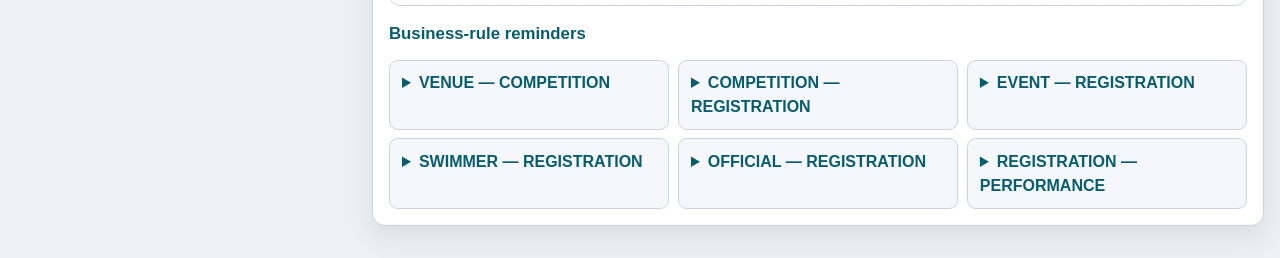
<file: 06-interactive-practice/erd-exercises/splash-swim-crows-foot.html>
<!DOCTYPE html>
<html lang="en">
<head>
    <meta charset="UTF-8">
    <meta name="viewport" content="width=device-width, initial-scale=1.0">
    <title>Splash &amp; Swim Crow's Foot ERD Practice</title>
    <link rel="stylesheet" href="crow-studio.css?v=2026.10.04-r57">
</head>
<body data-theme="cyan">
    <header class="page-header">
        <div class="title-block">
            <h1>Crow's Foot ERD: Splash &amp; Swim Club</h1>
            <p>Build the seven-table competition model and keep registration separate from round-by-round performance.</p>
        </div>
        <nav class="header-actions" aria-label="Exercise actions and navigation">
            <a class="nav-link" href="../index.html">Practice Studio</a>
            <a class="nav-link" href="../../index.html">Revision Hub</a>
            <button class="button" id="reset-button" type="button">Reset</button>
            <button class="button primary" id="check-button" type="button">Check model</button>
        </nav>
    </header>

    <main class="page-main">
        <details class="context-card" open>
            <summary>Question context and modelling boundary</summary>
            <p class="question-links"><a href="questions/splash-swim-crows-foot-question.pdf" target="_blank" rel="noopener">Open this question (PDF)</a><a href="../../03-erd-guide/past-examination-erd.html">Past Examination ERD Questions</a></p>
            <div class="context-body">
                <div>
                    <ul class="rule-list">
                        <li>A swimmer can register for multiple events in one competition; each registration is supervised by exactly one official.</li>
                        <li>Registration must therefore identify the swimmer, event, competition and supervising official.</li>
                        <li>A registration may have no performance before the event takes place; each recorded round then stores its name, date, competition time and position.</li>
                        <li>Each competition takes place at exactly one venue; a venue may host many competitions over time.</li>
                    </ul>
                </div>
                <div class="notation-note"><strong>Modelling note:</strong> EVENT is a reusable event definition across competitions; each REGISTRATION identifies both its event and competition. CompetitionID and RegistrationID are necessary identifiers even though the narrative does not list them. PERFORMANCE uses `(RegistrationID, RoundName)` as its composite key; repeating SwimmerID there would be redundant because Registration already identifies the swimmer. Crow's Foot shows “many”; the separate Part B(b) statement supplies the numeric maximum of 100 registrations per official.</div>
            </div>
        </details>

        <div class="studio-grid">
            <aside class="bank-panel" aria-labelledby="bank-title">
                <div class="panel-heading"><h2 id="bank-title">Model bank</h2><p>Select an item and then a matching position. Desktop users may also drag items.</p></div>
                <div class="selection-status" id="selection-status"></div>
                <div class="bank-groups" id="bank-groups"></div>
            </aside>
            <section class="board-panel" aria-labelledby="board-title">
                <div class="board-head">
                    <div class="board-title"><h2 id="board-title">Splash &amp; Swim relational ERD</h2><p>Registration resolves swimmer participation; Performance stores results for each registered round.</p></div>
                    <div class="board-tools">
                        <button class="button" id="bank-toggle-button" type="button" aria-expanded="true">Hide model bank</button>
                        <button class="button" id="clear-selection-button" type="button">Clear selection</button>
                        <button class="button" id="remove-button" type="button">Remove item</button>
                        <button class="button" id="undo-button" type="button">Undo</button>
                    </div>
                </div>
                <div class="progress-wrap"><span id="progress-text">0 positions filled</span><div class="progress-track" role="progressbar" aria-label="Model completion" aria-valuemin="0" aria-valuenow="0" aria-valuemax="1"><div class="progress-bar" id="progress-bar"></div></div></div>
                <div class="workspace">
                    <div class="diagram-toolbar"><h3 class="section-title">Connected Crow's Foot diagram</h3><div class="view-controls" role="group" aria-label="Diagram view"><button class="button" id="zoom-out" type="button" aria-label="Zoom out">−</button><output id="zoom-level" aria-live="polite">100%</output><button class="button" id="zoom-in" type="button" aria-label="Zoom in">+</button><button class="button" id="zoom-fit" type="button">Fit</button><button class="button" id="zoom-reset" type="button">100%</button></div></div>
                    <div class="canvas-scroll" tabindex="0" aria-label="Scrollable connected ERD workspace"><div class="diagram-extent" id="diagram-extent"><div class="diagram-stage" id="diagram-stage"><svg class="diagram-lines" id="diagram-lines" aria-hidden="true"></svg></div></div></div>
                    <section class="relationship-reference" aria-labelledby="relationship-title"><h3 class="section-title" id="relationship-title">Business-rule reminders</h3><div class="relationship-rules" id="relationship-rules"></div></section>
                </div>
                <section class="feedback-panel" id="feedback-panel" aria-live="polite" hidden></section>
            </section>
        </div>
    </main>
    <div class="sr-only" id="live-region" aria-live="assertive"></div>

    <script>
        window.CROW_EXERCISE = {
            id: "splash-swim",
            version: "v4",
            stageHeight: 1250,
            successMessage: "The model connects each registration to its swimmer, event, competition and official, while Performance depends only on the registration and round.",
            bank: {
                entity: ["VENUE", "COMPETITION", "EVENT", "OFFICIAL", "SWIMMER", "REGISTRATION", "PERFORMANCE"],
                pk: ["VenueID", "CompetitionID", "EventID", "OfficialID", "SwimmerID", "RegistrationID", "RoundName"],
                fk: ["VenueID", "CompetitionID", "EventID", "OfficialID", "SwimmerID"],
                attr: ["VenueName", "Location", "PoolSize", "EventName", "EventCategory", "OfficialName", "Role", "ContactNumber", "SwimmerName", "Gender", "DateOfBirth", "SchoolOrClubName", "RoundDate", "CompetitionTimeSeconds", "Position"],
                rel: ["HOSTS", "HAS", "FOR", "SUBMITS", "SUPERVISES", "RECORDS"],
                card: ["Exactly one (||)", "Zero or one (O|)", "One or many (|<)", "Zero or many (O<)"]
            },
            tables: [
                {id:"VEN",layout:{x:2,y:4,w:16},slots: [
                    {id:"E_VEN",type:"entity",expected:"VENUE",label:"Venue table"},
                    {id:"PK_VEN",type:"pk",expected:"VenueID",label:"Venue primary key"},
                    {id:"A_VEN_N",type:"attr",expected:"VenueName",label:"Venue name"},
                    {id:"A_VEN_L",type:"attr",expected:"Location",label:"Venue location"},
                    {id:"A_VEN_P",type:"attr",expected:"PoolSize",label:"Venue pool size"}
                ]},
                {id:"COM",layout:{x:28,y:4,w:16},slots: [
                    {id:"E_COM",type:"entity",expected:"COMPETITION",label:"Competition table"},
                    {id:"PK_COM",type:"pk",expected:"CompetitionID",label:"Competition primary key"},
                    {id:"FK_COM_V",type:"fk",expected:"VenueID",label:"Competition venue foreign key"}
                ]},
                {id:"EVE",layout:{x:2,y:38,w:17},slots: [
                    {id:"E_EVE",type:"entity",expected:"EVENT",label:"Event table"},
                    {id:"PK_EVE",type:"pk",expected:"EventID",label:"Event primary key"},
                    {id:"A_EVE_N",type:"attr",expected:"EventName",label:"Event name"},
                    {id:"A_EVE_C",type:"attr",expected:"EventCategory",label:"Event category"}
                ]},
                {id:"OFF",layout:{x:44,y:72,w:17},slots: [
                    {id:"E_OFF",type:"entity",expected:"OFFICIAL",label:"Official table"},
                    {id:"PK_OFF",type:"pk",expected:"OfficialID",label:"Official primary key"},
                    {id:"A_OFF_N",type:"attr",expected:"OfficialName",label:"Official name"},
                    {id:"A_OFF_R",type:"attr",expected:"Role",label:"Official role"},
                    {id:"A_OFF_C",type:"attr",expected:"ContactNumber",label:"Official contact number"}
                ]},
                {id:"SWI",layout:{x:2,y:64,w:18},slots: [
                    {id:"E_SWI",type:"entity",expected:"SWIMMER",label:"Swimmer table"},
                    {id:"PK_SWI",type:"pk",expected:"SwimmerID",label:"Swimmer primary key"},
                    {id:"A_SWI_N",type:"attr",expected:"SwimmerName",label:"Swimmer name"},
                    {id:"A_SWI_G",type:"attr",expected:"Gender",label:"Swimmer gender"},
                    {id:"A_SWI_D",type:"attr",expected:"DateOfBirth",label:"Swimmer date of birth"},
                    {id:"A_SWI_C",type:"attr",expected:"ContactNumber",label:"Swimmer contact number"},
                    {id:"A_SWI_S",type:"attr",expected:"SchoolOrClubName",label:"Swimmer school or club"}
                ]},
                {id:"REG",layout:{x:43,y:38,w:18},slots: [
                    {id:"E_REG",type:"entity",expected:"REGISTRATION",label:"Registration table"},
                    {id:"PK_REG",type:"pk",expected:"RegistrationID",label:"Registration primary key"},
                    {id:"FK_REG_S",type:"fk",expected:"SwimmerID",label:"Registration swimmer foreign key"},
                    {id:"FK_REG_E",type:"fk",expected:"EventID",label:"Registration event foreign key"},
                    {id:"FK_REG_C",type:"fk",expected:"CompetitionID",label:"Registration competition foreign key"},
                    {id:"FK_REG_O",type:"fk",expected:"OfficialID",label:"Registration official foreign key"}
                ]},
                {id:"PER",layout:{x:76,y:38,w:20},slots: [
                    {id:"E_PER",type:"entity",expected:"PERFORMANCE",label:"Performance table"},
                    {id:"PK_PER_R",type:"pk",kindLabel:"PK/FK1",expected:"RegistrationID",label:"Performance registration key (PK/FK1)"},
                    {id:"PK_PER_ROUND",type:"pk",expected:"RoundName",label:"Performance round key (PK)"},
                    {id:"A_PER_D",type:"attr",expected:"RoundDate",label:"Performance round date"},
                    {id:"A_PER_T",type:"attr",expected:"CompetitionTimeSeconds",label:"Performance competition time"},
                    {id:"A_PER_P",type:"attr",expected:"Position",label:"Performance position"}
                ]}
            ],
            relationships: [
                {from:"VEN",to:"COM",route:{fromSide:"right",fromFraction:.315,toSide:"left",toFraction:.5},left:"VENUE",right:"COMPETITION",rule:"Each COMPETITION takes place at exactly one VENUE; a VENUE may host zero or many competitions over time.",slots:[
                    {id:"C_VC_L",type:"card",expected:"Exactly one (||)",label:"Venue end of Hosts",feedback:"Each competition has one venue."},
                    {id:"R_VC",type:"rel",expected:"HOSTS",label:"Venue-Competition relationship"},
                    {id:"C_VC_R",type:"card",expected:"Zero or many (O<)",label:"Competition end of Hosts",feedback:"A venue can be stored before it hosts a competition."}
                ]},
                {from:"COM",to:"REG",route:{fromSide:"bottom",fromFraction:.5,toSide:"top",toFraction:.5},left:"COMPETITION",right:"REGISTRATION",rule:"Each REGISTRATION belongs to exactly one COMPETITION; a COMPETITION may have zero or many registrations.",slots:[
                    {id:"C_CR_L",type:"card",expected:"Exactly one (||)",label:"Competition end of Has",feedback:"A registration occurs in one competition."},
                    {id:"R_CR",type:"rel",expected:"HAS",label:"Competition-Registration relationship"},
                    {id:"C_CR_R",type:"card",expected:"Zero or many (O<)",label:"Registration end of Has",feedback:"Registration is optional until swimmers enter the competition."}
                ]},
                {from:"EVE",to:"REG",route:{fromSide:"right",fromFraction:.5,toSide:"left",toFraction:.28},label:{dx:0,dy:-56},left:"EVENT",right:"REGISTRATION",rule:"Each REGISTRATION is for exactly one EVENT; an EVENT may appear in zero or many registrations.",slots:[
                    {id:"C_ER_L",type:"card",expected:"Exactly one (||)",label:"Event end of For",feedback:"Each registration selects one event."},
                    {id:"R_ER",type:"rel",expected:"FOR",label:"Event-Registration relationship"},
                    {id:"C_ER_R",type:"card",expected:"Zero or many (O<)",label:"Registration end of For",feedback:"The source says an event can be in multiple registrations."}
                ]},
                {from:"SWI",to:"REG",route:{fromSide:"right",fromFraction:.5,toSide:"left",toFraction:.78},label:{dx:102,dy:0},left:"SWIMMER",right:"REGISTRATION",rule:"Each REGISTRATION belongs to exactly one SWIMMER; a SWIMMER may submit zero or many registrations.",slots:[
                    {id:"C_SR_L",type:"card",expected:"Exactly one (||)",label:"Swimmer end of Submits",feedback:"Registration must identify the swimmer directly."},
                    {id:"R_SR",type:"rel",expected:"SUBMITS",label:"Swimmer-Registration relationship"},
                    {id:"C_SR_R",type:"card",expected:"Zero or many (O<)",label:"Registration end of Submits",feedback:"A swimmer record may exist before event selection."}
                ]},
                {from:"OFF",to:"REG",route:{fromSide:"top",fromFraction:.5,toSide:"bottom",toFraction:.5},label:{dx:110,dy:0},left:"OFFICIAL",right:"REGISTRATION",rule:"Each REGISTRATION is supervised by exactly one OFFICIAL; an OFFICIAL may supervise zero or many registrations.",slots:[
                    {id:"C_OR_L",type:"card",expected:"Exactly one (||)",label:"Official end of Supervises",feedback:"Each registration process has one official."},
                    {id:"R_OR",type:"rel",expected:"SUPERVISES",label:"Official-Registration relationship"},
                    {id:"C_OR_R",type:"card",expected:"Zero or many (O<)",label:"Registration end of Supervises",feedback:"Part B(a) expresses many; Part B(b) supplies the maximum of 100."}
                ]},
                {from:"REG",to:"PER",route:{fromSide:"right",fromFraction:.5,toSide:"left",toFraction:.5},left:"REGISTRATION",right:"PERFORMANCE",rule:"Every PERFORMANCE row belongs to exactly one REGISTRATION; a REGISTRATION may have zero performances before the event and many round records afterwards.",slots:[
                    {id:"C_RP_L",type:"card",expected:"Exactly one (||)",label:"Registration end of Records",feedback:"Performance depends on one registration."},
                    {id:"R_RP",type:"rel",expected:"RECORDS",label:"Registration-Performance relationship"},
                    {id:"C_RP_R",type:"card",expected:"Zero or many (O<)",label:"Performance end of Records",feedback:"A registration can exist before the event takes place, so it may have no round performance yet."}
                ]}
            ]
        };
    </script>
    <script src="crow-studio.js?v=14"></script>
</body>
</html>
</file>
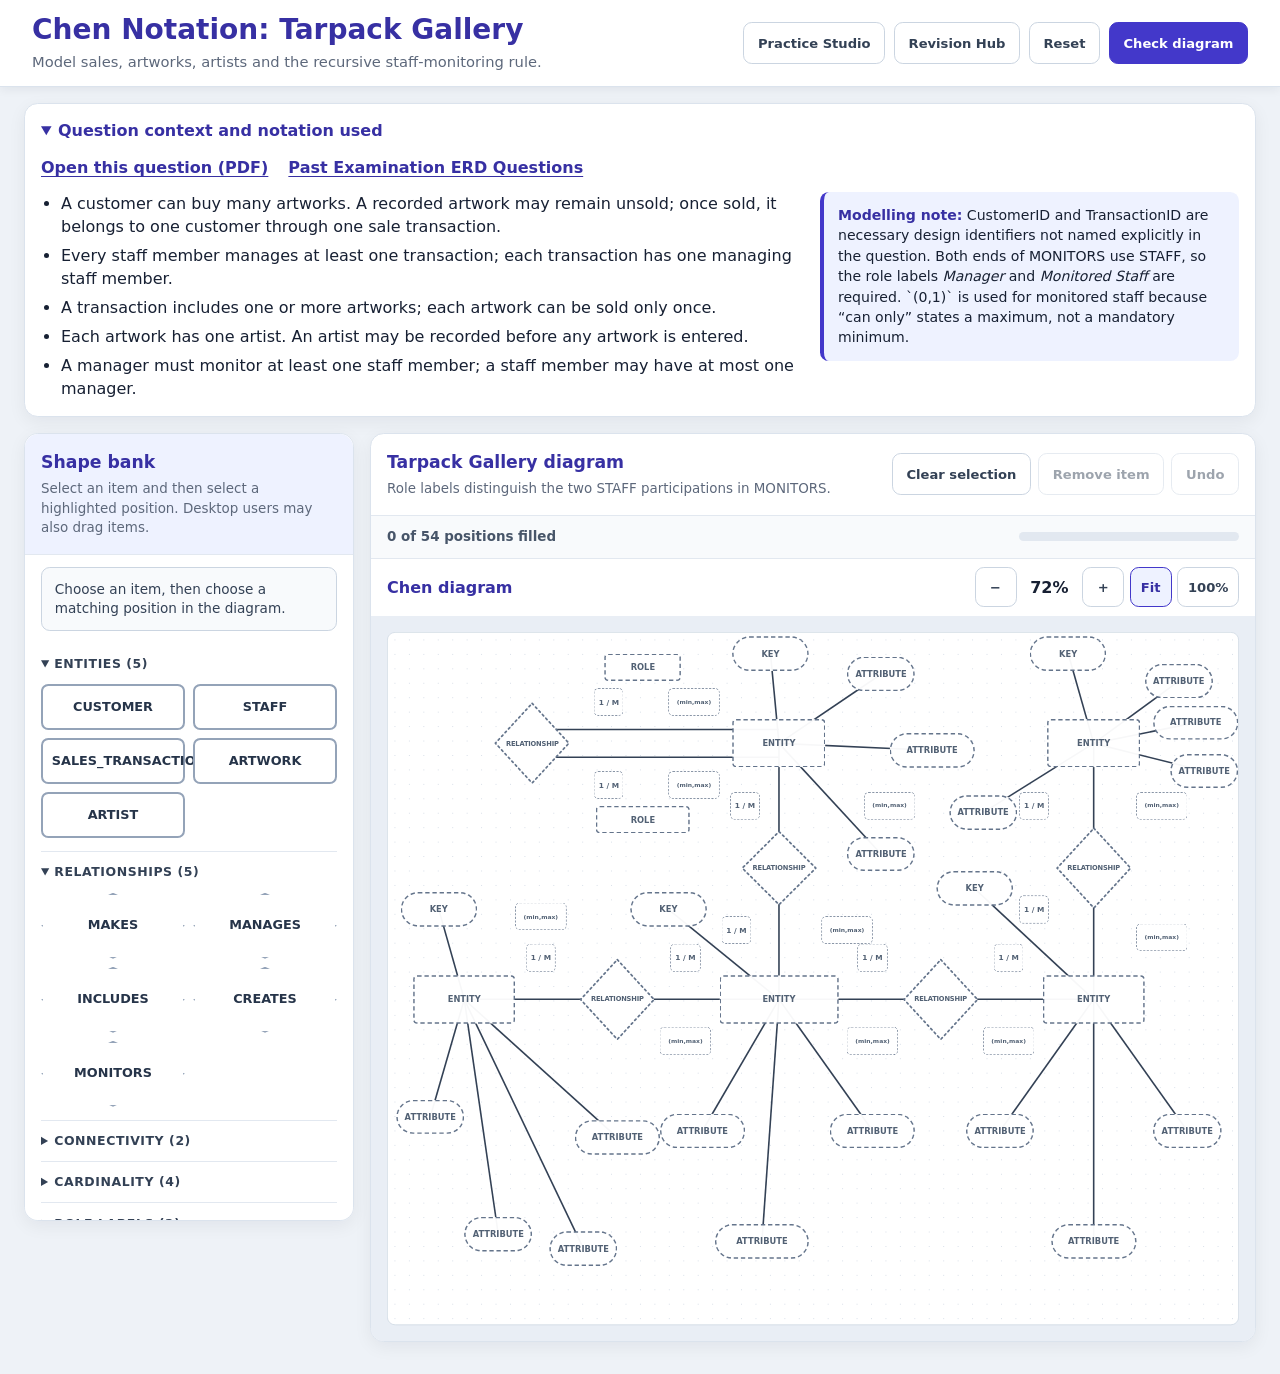
<file: 06-interactive-practice/erd-exercises/tarpack-gallery-chen.html>
<!DOCTYPE html>
<html lang="en">
<head>
    <meta charset="UTF-8">
    <meta name="viewport" content="width=device-width, initial-scale=1.0">
    <title>Tarpack Gallery Chen Diagram Practice</title>
    <link rel="stylesheet" href="chen-studio.css?v=2026.10.04-r57">
</head>
<body data-theme="indigo" data-exercise="tarpack-gallery">
    <header class="page-header">
        <div class="title-block">
            <h1>Chen Notation: Tarpack Gallery</h1>
            <p>Model sales, artworks, artists and the recursive staff-monitoring rule.</p>
        </div>
        <nav class="header-actions" aria-label="Exercise actions and navigation">
            <a class="nav-link" href="../index.html">Practice Studio</a>
            <a class="nav-link" href="../../index.html">Revision Hub</a>
            <button class="button" id="reset-button" type="button">Reset</button>
            <button class="button primary" id="check-button" type="button">Check diagram</button>
        </nav>
    </header>

    <main class="page-main">
        <details class="context-card" open>
            <summary>Question context and notation used</summary>
            <p class="question-links"><a href="questions/tarpack-gallery-chen-question.pdf" target="_blank" rel="noopener">Open this question (PDF)</a><a href="../../03-erd-guide/past-examination-erd.html">Past Examination ERD Questions</a></p>
            <div class="context-body">
                <div>
                    <ul class="rule-list">
                        <li>A customer can buy many artworks. A recorded artwork may remain unsold; once sold, it belongs to one customer through one sale transaction.</li>
                        <li>Every staff member manages at least one transaction; each transaction has one managing staff member.</li>
                        <li>A transaction includes one or more artworks; each artwork can be sold only once.</li>
                        <li>Each artwork has one artist. An artist may be recorded before any artwork is entered.</li>
                        <li>A manager must monitor at least one staff member; a staff member may have at most one manager.</li>
                    </ul>
                </div>
                <div class="notation-note"><strong>Modelling note:</strong> CustomerID and TransactionID are necessary design identifiers not named explicitly in the question. Both ends of MONITORS use STAFF, so the role labels <em>Manager</em> and <em>Monitored Staff</em> are required. `(0,1)` is used for monitored staff because “can only” states a maximum, not a mandatory minimum.</div>
            </div>
        </details>

        <div class="studio-grid">
            <aside class="bank-panel" aria-labelledby="bank-title">
                <div class="panel-heading">
                    <h2 id="bank-title">Shape bank</h2>
                    <p>Select an item and then select a highlighted position. Desktop users may also drag items.</p>
                </div>
                <div class="selection-status" id="selection-status"></div>
                <div class="bank-groups" id="bank-groups"></div>
            </aside>
            <section class="board-panel" aria-labelledby="board-title">
                <div class="board-head">
                    <div class="board-title"><h2 id="board-title">Tarpack Gallery diagram</h2><p>Role labels distinguish the two STAFF participations in MONITORS.</p></div>
                    <div class="board-tools">
                        <button class="button" id="clear-selection-button" type="button">Clear selection</button>
                        <button class="button" id="remove-button" type="button">Remove item</button>
                        <button class="button" id="undo-button" type="button">Undo</button>
                    </div>
                </div>
                <div class="progress-wrap"><span id="progress-text">0 positions filled</span><div class="progress-track" role="progressbar" aria-label="Diagram completion" aria-valuemin="0" aria-valuenow="0" aria-valuemax="1"><div class="progress-bar" id="progress-bar"></div></div></div>
                <div class="diagram-toolbar"><h3>Chen diagram</h3><div class="view-controls" role="group" aria-label="Diagram view"><button class="button" id="zoom-out" type="button" aria-label="Zoom out">−</button><output id="zoom-level" aria-live="polite">100%</output><button class="button" id="zoom-in" type="button" aria-label="Zoom in">+</button><button class="button" id="zoom-fit" type="button">Fit</button><button class="button" id="zoom-reset" type="button">100%</button></div></div>
                <div class="canvas-scroll" tabindex="0" aria-label="Scrollable Chen diagram workspace"><div class="diagram-extent" id="diagram-extent"><div class="diagram-stage" id="diagram-stage"><svg class="diagram-lines" id="diagram-lines" viewBox="0 0 100 100" preserveAspectRatio="none" aria-hidden="true"></svg></div></div></div>
                <section class="feedback-panel" id="feedback-panel" aria-live="polite" hidden></section>
            </section>
        </div>
    </main>
    <div class="sr-only" id="live-region" aria-live="assertive"></div>

    <script>
        window.CHEN_EXERCISE = {
            id: "tarpack-gallery",
            version: "v3",
            successMessage: "The diagram follows the Tarpack sales rules and distinguishes the Manager and Monitored Staff roles.",
            bank: {
                entity: ["CUSTOMER", "STAFF", "SALES_TRANSACTION", "ARTWORK", "ARTIST"],
                rel: ["MAKES", "MANAGES", "INCLUDES", "CREATES", "MONITORS"],
                conn: ["1", "M"],
                card: ["(1,1)", "(0,1)", "(0,N)", "(1,N)"],
                role: ["Manager", "Monitored Staff"],
                pk: ["CustomerID", "StaffID", "TransactionID", "ArtworkID", "ArtistID"],
                attr: ["Name", "Address", "TelephoneNumber", "PhoneNumber", "Email", "TransactionDate", "TransactionTime", "TotalSaleAmount", "Title", "CreationYear", "Price"]
            },
            lines: [
                [9,53,27,53], [27,53,46,53], [46,53,65,53], [65,53,83,53],
                [46,16,46,34], [46,34,46,53], [83,16,83,34], [83,34,83,53],
                [17,14,46,14], [17,18,46,18],
                [9,53,6,40], [9,53,5,70], [9,53,13,87], [9,53,27,73], [9,53,23,89],
                [46,16,45,3], [46,16,58,6], [46,16,64,17], [46,16,58,32],
                [46,53,33,40], [46,53,37,72], [46,53,57,72], [46,53,44,88],
                [83,53,69,37], [83,53,72,72], [83,53,83,88], [83,53,94,72],
                [83,16,80,3], [83,16,93,7], [83,16,96,20], [83,16,95,13], [83,16,70,26]
            ],
            slots: [
                {id:"E_CUST",type:"entity",x:9,y:53,w:12,h:7,expected:"CUSTOMER",label:"Customer entity"},
                {id:"R_MAKES",type:"rel",x:27,y:53,w:9,h:12,expected:"MAKES",label:"Customer-Transaction relationship"},
                {id:"E_SALE",type:"entity",x:46,y:53,w:14,h:7,expected:"SALES_TRANSACTION",label:"Sales Transaction entity"},
                {id:"R_INCLUDES",type:"rel",x:65,y:53,w:9,h:12,expected:"INCLUDES",label:"Transaction-Artwork relationship"},
                {id:"E_ARTWORK",type:"entity",x:83,y:53,w:12,h:7,expected:"ARTWORK",label:"Artwork entity"},
                {id:"R_CREATES",type:"rel",x:83,y:34,w:9,h:12,expected:"CREATES",label:"Artist-Artwork relationship"},
                {id:"E_ARTIST",type:"entity",x:83,y:16,w:11,h:7,expected:"ARTIST",label:"Artist entity"},
                {id:"E_STAFF",type:"entity",x:46,y:16,w:11,h:7,expected:"STAFF",label:"Staff entity"},
                {id:"R_MANAGES",type:"rel",x:46,y:34,w:9,h:11,expected:"MANAGES",label:"Staff-Transaction relationship"},
                {id:"R_MONITORS",type:"rel",x:17,y:16,w:9,h:12,expected:"MONITORS",label:"Recursive Staff relationship"},

                {id:"ROLE_MANAGER",type:"role",x:30,y:5,w:9,h:4,expected:"Manager",label:"Manager role label"},
                {id:"ROLE_STAFF",type:"role",x:30,y:27,w:11,h:4,expected:"Monitored Staff",label:"Monitored Staff role label"},
                {id:"C_MON_MGR",type:"conn",x:26,y:10,w:3.5,h:4,expected:"1",label:"Manager connectivity"},
                {id:"K_MON_MGR",type:"card",x:36,y:10,w:6,h:4,expected:"(1,N)",label:"Manager participation in Monitors"},
                {id:"C_MON_STAFF",type:"conn",x:26,y:22,w:3.5,h:4,expected:"M",label:"Monitored Staff connectivity"},
                {id:"K_MON_STAFF",type:"card",x:36,y:22,w:6,h:4,expected:"(0,1)",label:"Monitored Staff participation"},

                {id:"C_CUST",type:"conn",x:18,y:47,w:3.5,h:4,expected:"1",label:"Customer connectivity to Makes"},
                {id:"K_CUST",type:"card",x:18,y:41,w:6,h:4,expected:"(0,N)",label:"Customer participation in Makes"},
                {id:"C_SALE1",type:"conn",x:35,y:47,w:3.5,h:4,expected:"M",label:"Transaction connectivity to Makes"},
                {id:"K_SALE1",type:"card",x:35,y:59,w:6,h:4,expected:"(1,1)",label:"Transaction participation in Makes"},
                {id:"C_STAFF",type:"conn",x:42,y:25,w:3.5,h:4,expected:"1",label:"Staff connectivity to Manages"},
                {id:"K_STAFF",type:"card",x:59,y:25,w:6,h:4,expected:"(1,N)",label:"Staff participation in Manages"},
                {id:"C_SALE2",type:"conn",x:41,y:43,w:3.5,h:4,expected:"M",label:"Transaction connectivity to Manages"},
                {id:"K_SALE2",type:"card",x:54,y:43,w:6,h:4,expected:"(1,1)",label:"Transaction participation in Manages"},
                {id:"C_SALE3",type:"conn",x:57,y:47,w:3.5,h:4,expected:"1",label:"Transaction connectivity to Includes"},
                {id:"K_SALE3",type:"card",x:57,y:59,w:6,h:4,expected:"(1,N)",label:"Transaction participation in Includes"},
                {id:"C_ART1",type:"conn",x:73,y:47,w:3.5,h:4,expected:"M",label:"Artwork connectivity to Includes"},
                {id:"K_ART1",type:"card",x:73,y:59,w:6,h:4,expected:"(0,1)",label:"Artwork participation in Includes"},
                {id:"C_ART2",type:"conn",x:76,y:40,w:3.5,h:4,expected:"M",label:"Artwork connectivity to Creates"},
                {id:"K_ART2",type:"card",x:91,y:44,w:6,h:4,expected:"(1,1)",label:"Artwork participation in Creates"},
                {id:"C_ARTIST",type:"conn",x:76,y:25,w:3.5,h:4,expected:"1",label:"Artist connectivity to Creates"},
                {id:"K_ARTIST",type:"card",x:91,y:25,w:6,h:4,expected:"(0,N)",label:"Artist participation in Creates"},

                {id:"PK_CUST",type:"pk",x:6,y:40,w:9,h:5,expected:"CustomerID",label:"Customer key"},
                {id:"A_C_NAME",type:"attr",x:5,y:70,w:8,h:5,expected:"Name",label:"Customer name"},
                {id:"A_C_ADDR",type:"attr",x:13,y:87,w:8,h:5,expected:"Address",label:"Customer address"},
                {id:"A_C_PHONE",type:"attr",x:27,y:73,w:10,h:5,expected:"TelephoneNumber",label:"Customer telephone number"},
                {id:"A_C_EMAIL",type:"attr",x:23,y:89,w:8,h:5,expected:"Email",label:"Customer email"},
                {id:"PK_STAFF",type:"pk",x:45,y:3,w:9,h:5,expected:"StaffID",label:"Staff key"},
                {id:"A_S_NAME",type:"attr",x:58,y:6,w:8,h:5,expected:"Name",label:"Staff name"},
                {id:"A_S_PHONE",type:"attr",x:64,y:17,w:10,h:5,expected:"PhoneNumber",label:"Staff phone number"},
                {id:"A_S_EMAIL",type:"attr",x:58,y:32,w:8,h:5,expected:"Email",label:"Staff email"},
                {id:"PK_SALE",type:"pk",x:33,y:40,w:9,h:5,expected:"TransactionID",label:"Transaction key"},
                {id:"A_SALE_DATE",type:"attr",x:37,y:72,w:10,h:5,expected:"TransactionDate",label:"Transaction date"},
                {id:"A_SALE_TIME",type:"attr",x:57,y:72,w:10,h:5,expected:"TransactionTime",label:"Transaction time"},
                {id:"A_SALE_TOTAL",type:"attr",x:44,y:88,w:11,h:5,expected:"TotalSaleAmount",label:"Transaction total sale amount"},
                {id:"PK_ART",type:"pk",x:69,y:37,w:9,h:5,expected:"ArtworkID",label:"Artwork key"},
                {id:"A_ART_TITLE",type:"attr",x:72,y:72,w:8,h:5,expected:"Title",label:"Artwork title"},
                {id:"A_ART_YEAR",type:"attr",x:83,y:88,w:10,h:5,expected:"CreationYear",label:"Artwork creation year"},
                {id:"A_ART_PRICE",type:"attr",x:94,y:72,w:8,h:5,expected:"Price",label:"Artwork price"},
                {id:"PK_ARTIST",type:"pk",x:80,y:3,w:9,h:5,expected:"ArtistID",label:"Artist key"},
                {id:"A_ARTIST_NAME",type:"attr",x:93,y:7,w:8,h:5,expected:"Name",label:"Artist name"},
                {id:"A_ARTIST_ADDR",type:"attr",x:96,y:20,w:8,h:5,expected:"Address",label:"Artist address"},
                {id:"A_ARTIST_PHONE",type:"attr",x:95,y:13,w:10,h:5,expected:"TelephoneNumber",label:"Artist telephone number"},
                {id:"A_ARTIST_EMAIL",type:"attr",x:70,y:26,w:8,h:5,expected:"Email",label:"Artist email"}
            ]
        };
    </script>
    <script src="chen-studio.js?v=9"></script>
</body>
</html>
</file>
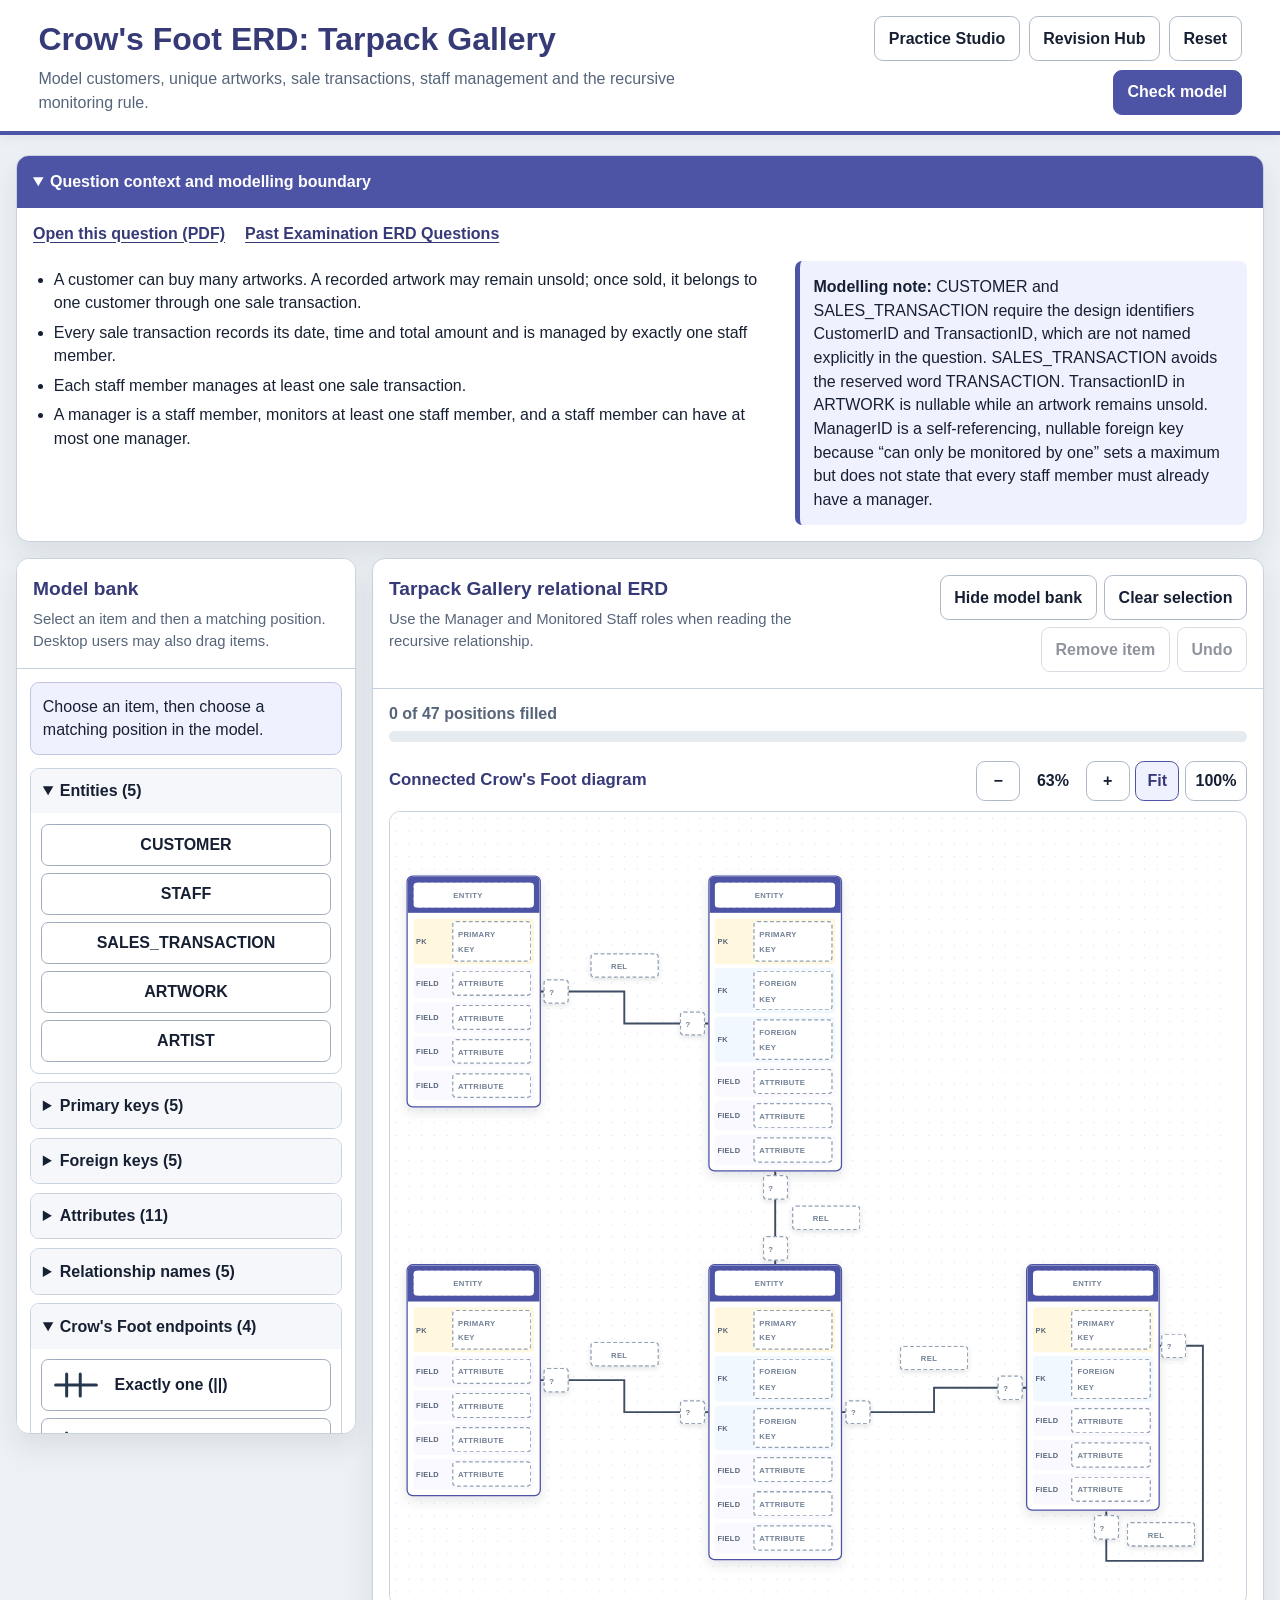
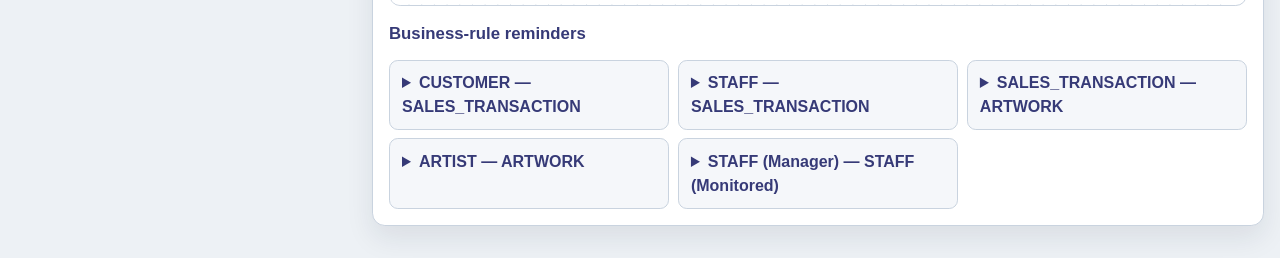
<file: 06-interactive-practice/erd-exercises/tarpack-gallery-crows-foot.html>
<!DOCTYPE html>
<html lang="en">
<head>
    <meta charset="UTF-8">
    <meta name="viewport" content="width=device-width, initial-scale=1.0">
    <title>Tarpack Gallery Crow's Foot ERD Practice</title>
    <link rel="stylesheet" href="crow-studio.css?v=2026.10.04-r57">
</head>
<body data-theme="indigo">
    <header class="page-header">
        <div class="title-block">
            <h1>Crow's Foot ERD: Tarpack Gallery</h1>
            <p>Model customers, unique artworks, sale transactions, staff management and the recursive monitoring rule.</p>
        </div>
        <nav class="header-actions" aria-label="Exercise actions and navigation">
            <a class="nav-link" href="../index.html">Practice Studio</a>
            <a class="nav-link" href="../../index.html">Revision Hub</a>
            <button class="button" id="reset-button" type="button">Reset</button>
            <button class="button primary" id="check-button" type="button">Check model</button>
        </nav>
    </header>

    <main class="page-main">
        <details class="context-card" open>
            <summary>Question context and modelling boundary</summary>
            <p class="question-links"><a href="questions/tarpack-gallery-crows-foot-question.pdf" target="_blank" rel="noopener">Open this question (PDF)</a><a href="../../03-erd-guide/past-examination-erd.html">Past Examination ERD Questions</a></p>
            <div class="context-body">
                <div>
                    <ul class="rule-list">
                        <li>A customer can buy many artworks. A recorded artwork may remain unsold; once sold, it belongs to one customer through one sale transaction.</li>
                        <li>Every sale transaction records its date, time and total amount and is managed by exactly one staff member.</li>
                        <li>Each staff member manages at least one sale transaction.</li>
                        <li>A manager is a staff member, monitors at least one staff member, and a staff member can have at most one manager.</li>
                    </ul>
                </div>
                <div class="notation-note"><strong>Modelling note:</strong> CUSTOMER and SALES_TRANSACTION require the design identifiers CustomerID and TransactionID, which are not named explicitly in the question. SALES_TRANSACTION avoids the reserved word TRANSACTION. TransactionID in ARTWORK is nullable while an artwork remains unsold. ManagerID is a self-referencing, nullable foreign key because “can only be monitored by one” sets a maximum but does not state that every staff member must already have a manager.</div>
            </div>
        </details>

        <div class="studio-grid">
            <aside class="bank-panel" aria-labelledby="bank-title">
                <div class="panel-heading"><h2 id="bank-title">Model bank</h2><p>Select an item and then a matching position. Desktop users may also drag items.</p></div>
                <div class="selection-status" id="selection-status"></div>
                <div class="bank-groups" id="bank-groups"></div>
            </aside>
            <section class="board-panel" aria-labelledby="board-title">
                <div class="board-head">
                    <div class="board-title"><h2 id="board-title">Tarpack Gallery relational ERD</h2><p>Use the Manager and Monitored Staff roles when reading the recursive relationship.</p></div>
                    <div class="board-tools">
                        <button class="button" id="bank-toggle-button" type="button" aria-expanded="true">Hide model bank</button>
                        <button class="button" id="clear-selection-button" type="button">Clear selection</button>
                        <button class="button" id="remove-button" type="button">Remove item</button>
                        <button class="button" id="undo-button" type="button">Undo</button>
                    </div>
                </div>
                <div class="progress-wrap"><span id="progress-text">0 positions filled</span><div class="progress-track" role="progressbar" aria-label="Model completion" aria-valuemin="0" aria-valuenow="0" aria-valuemax="1"><div class="progress-bar" id="progress-bar"></div></div></div>
                <div class="workspace">
                    <div class="diagram-toolbar"><h3 class="section-title">Connected Crow's Foot diagram</h3><div class="view-controls" role="group" aria-label="Diagram view"><button class="button" id="zoom-out" type="button" aria-label="Zoom out">−</button><output id="zoom-level" aria-live="polite">100%</output><button class="button" id="zoom-in" type="button" aria-label="Zoom in">+</button><button class="button" id="zoom-fit" type="button">Fit</button><button class="button" id="zoom-reset" type="button">100%</button></div></div>
                    <div class="canvas-scroll" tabindex="0" aria-label="Scrollable connected ERD workspace"><div class="diagram-extent" id="diagram-extent"><div class="diagram-stage" id="diagram-stage"><svg class="diagram-lines" id="diagram-lines" aria-hidden="true"></svg></div></div></div>
                    <section class="relationship-reference" aria-labelledby="relationship-title"><h3 class="section-title" id="relationship-title">Business-rule reminders</h3><div class="relationship-rules" id="relationship-rules"></div></section>
                </div>
                <section class="feedback-panel" id="feedback-panel" aria-live="polite" hidden></section>
            </section>
        </div>
    </main>
    <div class="sr-only" id="live-region" aria-live="assertive"></div>

    <script>
        window.CROW_EXERCISE = {
            id: "tarpack-gallery",
            version: "v3",
            stageHeight: 1250,
            successMessage: "The model records each unique artwork, connects sales to customers and staff, and implements staff monitoring as a role-labelled recursive relationship.",
            bank: {
                entity: ["CUSTOMER", "STAFF", "SALES_TRANSACTION", "ARTWORK", "ARTIST"],
                pk: ["CustomerID", "StaffID", "TransactionID", "ArtworkID", "ArtistID"],
                fk: ["CustomerID", "StaffID", "TransactionID", "ArtistID", "ManagerID"],
                attr: ["Name", "Address", "TelephoneNumber", "PhoneNumber", "Email", "TransactionDate", "TransactionTime", "TotalSaleAmount", "Title", "CreationYear", "Price"],
                rel: ["MAKES", "MANAGES", "INCLUDES", "CREATES", "MONITORS"],
                card: ["Exactly one (||)", "Zero or one (O|)", "One or many (|<)", "Zero or many (O<)"]
            },
            tables: [
                {id:"CUS",layout:{x:2,y:57,w:16},slots: [
                    {id:"E_CUS",type:"entity",expected:"CUSTOMER",label:"Customer table"},
                    {id:"PK_CUS",type:"pk",expected:"CustomerID",label:"Customer primary key"},
                    {id:"A_CUS_N",type:"attr",expected:"Name",label:"Customer name"},
                    {id:"A_CUS_A",type:"attr",expected:"Address",label:"Customer address"},
                    {id:"A_CUS_T",type:"attr",expected:"TelephoneNumber",label:"Customer telephone number"},
                    {id:"A_CUS_E",type:"attr",expected:"Email",label:"Customer email"}
                ]},
                {id:"STA",layout:{x:76,y:57,w:16},slots: [
                    {id:"E_STA",type:"entity",expected:"STAFF",label:"Staff table"},
                    {id:"PK_STA",type:"pk",expected:"StaffID",label:"Staff primary key"},
                    {id:"FK_STA_M",type:"fk",expected:"ManagerID",label:"Staff manager foreign key"},
                    {id:"A_STA_N",type:"attr",expected:"Name",label:"Staff name"},
                    {id:"A_STA_P",type:"attr",expected:"PhoneNumber",label:"Staff phone number"},
                    {id:"A_STA_E",type:"attr",expected:"Email",label:"Staff email"}
                ]},
                {id:"TRA",layout:{x:38,y:57,w:16},slots: [
                    {id:"E_TRA",type:"entity",expected:"SALES_TRANSACTION",label:"Sales transaction table"},
                    {id:"PK_TRA",type:"pk",expected:"TransactionID",label:"Sales transaction primary key"},
                    {id:"FK_TRA_C",type:"fk",expected:"CustomerID",label:"Transaction customer foreign key"},
                    {id:"FK_TRA_S",type:"fk",expected:"StaffID",label:"Transaction staff foreign key"},
                    {id:"A_TRA_D",type:"attr",expected:"TransactionDate",label:"Transaction date"},
                    {id:"A_TRA_T",type:"attr",expected:"TransactionTime",label:"Transaction time"},
                    {id:"A_TRA_A",type:"attr",expected:"TotalSaleAmount",label:"Transaction total sale amount"}
                ]},
                {id:"ARTW",layout:{x:38,y:8,w:16},slots: [
                    {id:"E_ARTW",type:"entity",expected:"ARTWORK",label:"Artwork table"},
                    {id:"PK_ARTW",type:"pk",expected:"ArtworkID",label:"Artwork primary key"},
                    {id:"FK_ARTW_A",type:"fk",expected:"ArtistID",label:"Artwork artist foreign key"},
                    {id:"FK_ARTW_T",type:"fk",expected:"TransactionID",label:"Artwork sale transaction foreign key"},
                    {id:"A_ARTW_T",type:"attr",expected:"Title",label:"Artwork title"},
                    {id:"A_ARTW_Y",type:"attr",expected:"CreationYear",label:"Artwork creation year"},
                    {id:"A_ARTW_P",type:"attr",expected:"Price",label:"Artwork price"}
                ]},
                {id:"ARTI",layout:{x:2,y:8,w:16},slots: [
                    {id:"E_ARTI",type:"entity",expected:"ARTIST",label:"Artist table"},
                    {id:"PK_ARTI",type:"pk",expected:"ArtistID",label:"Artist primary key"},
                    {id:"A_ARTI_N",type:"attr",expected:"Name",label:"Artist name"},
                    {id:"A_ARTI_A",type:"attr",expected:"Address",label:"Artist address"},
                    {id:"A_ARTI_T",type:"attr",expected:"TelephoneNumber",label:"Artist telephone number"},
                    {id:"A_ARTI_E",type:"attr",expected:"Email",label:"Artist email"}
                ]}
            ],
            relationships: [
                {from:"CUS",to:"TRA",label:{dx:0,dy:-66},left:"CUSTOMER",right:"SALES_TRANSACTION",rule:"Each SALES_TRANSACTION belongs to exactly one CUSTOMER; a CUSTOMER may make zero or many transactions.",slots:[
                    {id:"C_CT_L",type:"card",expected:"Exactly one (||)",label:"Customer end of Makes",feedback:"Read the rule from a transaction toward its customer."},
                    {id:"R_CT",type:"rel",expected:"MAKES",label:"Customer-Transaction relationship"},
                    {id:"C_CT_R",type:"card",expected:"Zero or many (O<)",label:"Transaction end of Makes",feedback:"A customer record can exist before the first purchase."}
                ]},
                {from:"STA",to:"TRA",label:{dx:0,dy:-66},left:"STAFF",right:"SALES_TRANSACTION",rule:"Every SALES_TRANSACTION is managed by exactly one STAFF member; each STAFF member manages one or many transactions.",slots:[
                    {id:"C_ST_L",type:"card",expected:"Exactly one (||)",label:"Staff end of Manages",feedback:"A transaction can only be managed by one staff member."},
                    {id:"R_ST",type:"rel",expected:"MANAGES",label:"Staff-Transaction relationship"},
                    {id:"C_ST_R",type:"card",expected:"One or many (|<)",label:"Transaction end of Manages",feedback:"The source explicitly says each staff member manages at least one sale transaction."}
                ]},
                {from:"TRA",to:"ARTW",label:{dx:80,dy:0},left:"SALES_TRANSACTION",right:"ARTWORK",rule:"A SALES_TRANSACTION contains one or many ARTWORK records; an unsold ARTWORK has no transaction and a sold ARTWORK has exactly one.",slots:[
                    {id:"C_TA_L",type:"card",expected:"Zero or one (O|)",label:"Transaction end of Includes",feedback:"An artwork is either unsold or belongs to one sale transaction."},
                    {id:"R_TA",type:"rel",expected:"INCLUDES",label:"Transaction-Artwork relationship"},
                    {id:"C_TA_R",type:"card",expected:"One or many (|<)",label:"Artwork end of Includes",feedback:"A sale transaction must contain at least one artwork."}
                ]},
                {from:"ARTI",to:"ARTW",label:{dx:0,dy:-66},left:"ARTIST",right:"ARTWORK",rule:"Each ARTWORK identifies exactly one ARTIST; an ARTIST may have zero or many artworks recorded.",slots:[
                    {id:"C_AA_L",type:"card",expected:"Exactly one (||)",label:"Artist end of Creates",feedback:"The artwork details include an artist identifier."},
                    {id:"R_AA",type:"rel",expected:"CREATES",label:"Artist-Artwork relationship"},
                    {id:"C_AA_R",type:"card",expected:"Zero or many (O<)",label:"Artwork end of Creates",feedback:"The source does not state a minimum number of artworks for an artist."}
                ]},
                {from:"STA",to:"STA",left:"STAFF (Manager)",right:"STAFF (Monitored)",loop:{fromFraction:.33,toFraction:.6,rightPadding:68,bottomPadding:78,labelDx:2,labelDy:36},rule:"A MANAGER monitors one or many staff members; a monitored STAFF member has zero or one manager.",slots:[
                    {id:"C_SS_L",type:"card",expected:"Zero or one (O|)",label:"Manager end of Monitors",feedback:"For one monitored staff member, the source sets a maximum of one manager but no minimum."},
                    {id:"R_SS",type:"rel",expected:"MONITORS",label:"Recursive staff relationship"},
                    {id:"C_SS_R",type:"card",expected:"One or many (|<)",label:"Monitored staff end of Monitors",feedback:"Every appointed manager must monitor at least one staff member."}
                ]}
            ]
        };
    </script>
    <script src="crow-studio.js?v=13"></script>
</body>
</html>
</file>
<file: hub.css>
:root{--navy:#17365d;--blue:#2f75b5;--blue2:#245b8d;--ice:#eaf3fb;--ink:#26384b;--muted:#64748b;--line:#cfdae6;--paper:#fff;--bg:#f3f6f9;--yellow:#fff1a8;--amber:#d99a22;--green:#15765e;--shadow:0 12px 30px rgba(23,54,93,.09);--radius:16px}*{box-sizing:border-box}html{scroll-behavior:smooth}body{margin:0;background:var(--bg);color:var(--ink);font:16px/1.55 Arial,Helvetica,sans-serif}a{color:inherit}button,input{font:inherit}.skip-link{position:fixed;top:-60px;left:12px;z-index:100;padding:10px 14px;border-radius:8px;background:var(--yellow);font-weight:800}.skip-link:focus{top:12px}.visually-hidden{position:absolute;width:1px;height:1px;overflow:hidden;clip:rect(0,0,0,0)}.hub-header{position:sticky;top:0;z-index:30;height:74px;display:grid;grid-template-columns:245px minmax(260px,680px) auto;align-items:center;gap:24px;padding:10px 28px;color:#fff;background:var(--navy);box-shadow:0 5px 18px rgba(8,29,54,.22)}.hub-brand{display:flex;align-items:center;gap:10px;text-decoration:none}.brand-icon{width:43px;height:43px;display:grid;place-items:center;border:2px solid rgba(255,255,255,.8);border-radius:10px;background:var(--blue);font-weight:900}.hub-brand strong,.hub-brand small{display:block}.hub-brand small{font-size:.75rem;opacity:.75}.global-search input{width:100%;padding:11px 15px;border:1px solid rgba(255,255,255,.22);border-radius:10px;color:#fff;background:rgba(255,255,255,.1)}.global-search input::placeholder{color:rgba(255,255,255,.7)}.practice-link{justify-self:end;display:flex;align-items:center;gap:9px;padding:9px 12px;border:1px solid rgba(255,255,255,.25);border-radius:10px;text-decoration:none;font-weight:800}.practice-link b{display:grid;place-items:center;min-width:30px;height:25px;padding:0 6px;border-radius:999px;background:var(--yellow);color:#6b4e08;font-size:.78rem}.menu-button{display:none;border:0;color:#fff;background:transparent;font-size:1.4rem}.hub-shell{display:grid;grid-template-columns:245px minmax(0,1fr);min-height:calc(100vh - 74px)}.hub-sidebar{position:sticky;top:74px;height:calc(100vh - 74px);display:flex;flex-direction:column;justify-content:space-between;padding:24px 18px;border-right:1px solid var(--line);background:#fff}.hub-sidebar nav{display:grid;gap:5px}.hub-sidebar nav a{padding:11px 13px;border-radius:9px;text-decoration:none;color:#53677e;font-weight:700}.hub-sidebar nav a:hover,.hub-sidebar nav a.is-active{color:var(--navy);background:var(--ice)}.sidebar-status{display:flex;gap:9px;align-items:flex-start;padding:13px;border-radius:10px;background:#edf8f4}.sidebar-status>span{width:10px;height:10px;margin-top:6px;border-radius:50%;background:var(--green)}.sidebar-status strong,.sidebar-status small{display:block}.sidebar-status small{color:var(--muted)}main{min-width:0;padding:38px clamp(22px,4vw,56px) 70px}.hub-view{display:none;max-width:1280px;margin:auto}.hub-view.is-visible{display:block}.dashboard-heading,.section-title{display:flex;justify-content:space-between;gap:24px;align-items:end;margin-bottom:22px}.eyebrow{margin:0 0 6px;color:var(--blue);font-size:.8rem;font-weight:900;letter-spacing:.12em;text-transform:uppercase}h1,h2,p{margin-top:0}h1{margin-bottom:0;color:var(--navy);font-size:clamp(2rem,4vw,3rem);line-height:1.1}h2{color:var(--navy)}.date-chip{padding:8px 11px;border:1px solid var(--line);border-radius:999px;background:#fff;color:var(--muted);font-size:.86rem}.current-week-card{display:grid;grid-template-columns:165px minmax(0,1.45fr) minmax(250px,.7fr);gap:24px;align-items:center;padding:24px;border:1px solid #9abfe1;border-radius:var(--radius);background:#fff;box-shadow:var(--shadow)}.week-number{align-self:stretch;display:flex;flex-direction:column;justify-content:center;padding:20px;border-radius:12px;background:var(--navy);color:#fff}.week-number small{opacity:.7;text-transform:uppercase;letter-spacing:.1em}.week-number strong{font-size:2rem}.week-number span{font-size:.85rem;opacity:.8}.chapter-pill{display:inline-block;padding:4px 9px;border-radius:999px;color:var(--blue2);background:var(--ice);font-size:.78rem;font-weight:900}.week-focus h2{margin:10px 0 6px}.week-focus p{color:#50647b}.action-row{display:flex;gap:9px;flex-wrap:wrap}.primary-action,.secondary-action{padding:9px 13px;border-radius:9px;text-decoration:none;font-weight:800}.primary-action{color:#fff;background:var(--blue)}.secondary-action{border:1px solid var(--line);color:var(--navy);background:#fff}.week-check{padding-left:22px;border-left:1px solid var(--line)}.week-check strong{color:var(--navy)}.week-check ul{margin:8px 0 0;padding-left:19px}.week-check li+li{margin-top:5px}.dashboard-grid{display:grid;grid-template-columns:repeat(4,1fr);gap:16px;margin-top:18px}.launch-card{padding:22px;border:1px solid var(--line);border-radius:var(--radius);background:#fff;box-shadow:var(--shadow);text-decoration:none}.launch-card:hover{transform:translateY(-2px);border-color:var(--blue)}.launch-card span{color:var(--blue);font-size:.78rem;font-weight:900;text-transform:uppercase;letter-spacing:.09em}.launch-card h2{margin:10px 0 5px}.launch-card p{color:var(--muted)}.launch-card b{color:var(--blue2)}.launch-card.accent{border-color:#e0bf5d;background:#fffaf0}.resource-grid{display:grid;grid-template-columns:repeat(3,minmax(0,1fr));gap:15px}.sidebar-backdrop{display:none}@media(max-width:900px){.hub-header{grid-template-columns:auto 1fr auto;height:auto;padding:10px 15px;gap:10px}.menu-button{display:block}.hub-brand{grid-column:2}.global-search{grid-column:1/-1;grid-row:2}.practice-link span{display:none}.hub-shell{grid-template-columns:1fr}.hub-sidebar{position:fixed;left:-280px;top:0;z-index:50;width:270px;height:100vh;transition:left .2s}.hub-sidebar.is-open{left:0}.sidebar-backdrop.is-open{display:block;position:fixed;inset:0;z-index:40;background:rgba(13,30,50,.45)}main{padding:28px 18px 60px}.current-week-card{grid-template-columns:135px 1fr}.week-check{grid-column:1/-1;padding:16px 0 0;border-left:0;border-top:1px solid var(--line)}.dashboard-grid,.resource-grid{grid-template-columns:repeat(2,minmax(0,1fr))}}@media(max-width:620px){.dashboard-heading,.section-title{align-items:flex-start;flex-direction:column}.date-chip{display:none}.current-week-card{grid-template-columns:1fr;padding:16px}.week-number{min-height:115px}.week-check{grid-column:auto}.dashboard-grid,.resource-grid{grid-template-columns:1fr}.hub-header{grid-template-columns:auto 1fr auto}.hub-brand small{display:none}h1{font-size:2rem}}
</file>
<file: hub-content.css>
.resource-card {
  display: flex;
  flex-direction: column;
  min-height: 280px;
  padding: 21px;
  border: 1px solid var(--line);
  border-radius: var(--radius);
  background: #fff;
  box-shadow: var(--shadow);
}
.overview-copy { max-width: 65ch; margin: 12px 0 0; color: #53677e; }
.hub-view[data-view="home"] .dashboard-grid { margin-top: 0; }
.section-title { display: block; }
.section-title .eyebrow { margin-bottom: 7px; }
.resource-card h2 { margin: 13px 0 4px; font-size: 1.22rem; }
.resource-card > p:not(.resource-meta) { color: #53677e; }
.resource-top { display: flex; justify-content: space-between; gap: 10px; align-items: center; }
.resource-code { color: var(--blue); font-size: .78rem; font-weight: 900; letter-spacing: .08em; }
.format-chip, .status-chip { padding: 4px 8px; border-radius: 999px; background: var(--ice); color: var(--blue2); font-size: .74rem; font-weight: 800; }
.resource-meta { margin-bottom: 10px; color: var(--muted); font-size: .86rem; }
.card-actions { display: flex; gap: 8px; flex-wrap: wrap; margin-top: auto; }
.availability-note { margin-top: auto; padding: 9px 11px; border-left: 4px solid var(--blue); border-radius: 5px; color: var(--navy) !important; background: var(--ice); font-weight: 800; }
.source-foot { margin-top: 18px; }
.source-foot a { color: var(--blue2); font-weight: 800; }
.exam-intro { display: grid; grid-template-columns: 1fr auto; gap: 10px 24px; align-items: center; margin-bottom: 18px; padding: 20px 22px; border: 1px solid #d8b458; border-radius: var(--radius); background: #fff8dc; }
.exam-intro strong { color: var(--navy); font-size: 1.2rem; }
.exam-intro p { grid-column: 1; margin: 0; }
.exam-intro a { grid-column: 2; grid-row: 1 / 3; }
.exam-list { display: grid; grid-template-columns: repeat(2,minmax(0,1fr)); gap: 12px; }
.exam-card { display: flex; justify-content: space-between; gap: 18px; align-items: center; padding: 18px 20px; border: 1px solid var(--line); border-radius: 12px; background: #fff; }
.exam-card h2 { margin: 8px 0 0; font-size: 1.12rem; }
.exam-card small { color: var(--muted); }
.exam-card.pending { background: #fafbfd; }
.status-chip.verified { color: #0d6a53; background: #e6f6f0; }
.subheading { margin: 34px 0 13px; padding-bottom: 7px; border-bottom: 2px solid var(--line); }
.empty-state { grid-column: 1 / -1; padding: 40px; border: 1px dashed #aebdcb; border-radius: 12px; text-align: center; color: var(--muted); background: #fff; }
@media (max-width: 1050px) {
  .resource-grid { grid-template-columns: repeat(2,minmax(0,1fr)); }
  .exam-list { grid-template-columns: 1fr; }
}
@media (max-width: 620px) {
  .resource-grid { grid-template-columns: 1fr; }
  .exam-intro { grid-template-columns: 1fr; }
  .exam-intro p, .exam-intro a { grid-column: auto; grid-row: auto; }
  .exam-card { align-items: flex-start; flex-direction: column; }
  .resource-card { min-height: auto; }
}
</file>
<file: 06-interactive-practice/styles.css>
:root {
  --navy: #17365d;
  --blue: #2f75b5;
  --blue-dark: #245b8d;
  --blue-soft: #eaf3fb;
  --ink: #24364a;
  --muted: #64748b;
  --line: #cbd8e6;
  --paper: #ffffff;
  --canvas: #f3f6f9;
  --yellow: #fff1a8;
  --amber: #f3b23f;
  --green: #147d64;
  --green-soft: #e8f7f2;
  --red: #b13c46;
  --red-soft: #fff0f1;
  --shadow: 0 12px 30px rgba(23, 54, 93, .10);
  --radius: 16px;
}

* { box-sizing: border-box; }
html { scroll-behavior: smooth; }
body {
  margin: 0;
  color: var(--ink);
  background: var(--canvas);
  font-family: Arial, Helvetica, sans-serif;
  line-height: 1.55;
}
button, input, select, textarea { font: inherit; }
button { cursor: pointer; }
button:focus-visible, input:focus-visible, select:focus-visible, textarea:focus-visible, summary:focus-visible {
  outline: 3px solid rgba(47, 117, 181, .35);
  outline-offset: 2px;
}

.skip-link {
  position: fixed;
  z-index: 100;
  left: 12px;
  top: -60px;
  padding: 10px 14px;
  background: var(--yellow);
  color: #2b2b2b;
  border-radius: 8px;
  font-weight: 700;
}
.skip-link:focus { top: 12px; }

.site-header {
  position: sticky;
  top: 0;
  z-index: 20;
  min-height: 72px;
  display: grid;
  grid-template-columns: auto auto 1fr auto;
  gap: 28px;
  align-items: center;
  padding: 10px max(22px, calc((100vw - 1240px) / 2));
  color: #fff;
  background: var(--navy);
  box-shadow: 0 5px 18px rgba(8, 29, 54, .22);
}
.brand { display: flex; gap: 10px; align-items: center; white-space: nowrap; }
.brand-mark {
  width: 42px; height: 42px; display: grid; place-items: center;
  border: 2px solid rgba(255,255,255,.8); border-radius: 10px;
  background: var(--blue); font-weight: 900;
}
.brand strong, .brand small { display: block; }
.brand small { opacity: .78; font-size: .75rem; }
.hub-home-link {
  padding: 8px 11px; border: 1px solid rgba(255,255,255,.28); border-radius: 9px;
  color: #fff; text-decoration: none; font-weight: 800; white-space: nowrap;
}
.hub-home-link:hover { background: rgba(255,255,255,.13); }
.main-nav { display: flex; justify-content: center; gap: 4px; }
.nav-button {
  border: 0; border-radius: 9px; padding: 9px 12px;
  color: rgba(255,255,255,.78); background: transparent; font-weight: 700;
}
.nav-button:hover, .nav-button.is-active { color: #fff; background: rgba(255,255,255,.13); }
.progress-button {
  min-width: 84px; border: 1px solid rgba(255,255,255,.25); border-radius: 10px;
  padding: 6px 10px; color: #fff; background: rgba(255,255,255,.08);
}
.progress-button span, .progress-button small { display: block; }
.progress-button span { font-size: 1.05rem; font-weight: 900; }
.progress-button small { font-size: .67rem; opacity: .75; }

.shell { width: min(1240px, calc(100% - 36px)); margin-inline: auto; }
.view { display: none; }
.view.is-visible { display: block; }
.app-view { padding-block: 38px 60px; }
.hero {
  display: grid; grid-template-columns: minmax(0, 1.55fr) minmax(280px, .65fr);
  gap: 44px; align-items: center; padding-block: 64px 44px;
}
.eyebrow {
  margin: 0 0 8px; color: var(--blue); font-weight: 900; font-size: .76rem;
  letter-spacing: .13em; text-transform: uppercase;
}
h1, h2, h3, p { margin-top: 0; }
h1 { margin-bottom: 16px; color: var(--navy); font-size: clamp(2rem, 5vw, 3.5rem); line-height: 1.08; letter-spacing: -.035em; }
h2 { color: var(--navy); line-height: 1.2; }
h3 { color: var(--navy); }
.hero-copy { max-width: 720px; color: #50647b; font-size: 1.08rem; }
.hero-actions, .button-row { display: flex; gap: 10px; flex-wrap: wrap; }
.hero-note {
  padding: 24px; border: 1px solid #d8b458; border-radius: var(--radius);
  background: #fff8dc; box-shadow: var(--shadow);
}
.hero-note strong { color: var(--navy); }
.hero-note p { margin: 8px 0 0; }

.primary-button, .secondary-button, .text-button, .copy-button, .pager button {
  border-radius: 9px; padding: 10px 15px; font-weight: 800;
}
.primary-button { border: 1px solid var(--blue); color: #fff; background: var(--blue); }
.primary-button:hover { background: var(--blue-dark); }
.secondary-button, .pager button { border: 1px solid var(--line); color: var(--navy); background: #fff; }
.secondary-button:hover, .pager button:hover { border-color: var(--blue); background: var(--blue-soft); }
.text-button { border: 0; background: transparent; }
.danger-text { color: var(--red); }

.dashboard-grid { display: grid; grid-template-columns: repeat(4, 1fr); gap: 15px; }
.metric-card, .route-card, .detail-card, .work-card, .erd-case-card, .check-card, .report-card {
  border: 1px solid var(--line); border-radius: var(--radius); background: var(--paper); box-shadow: var(--shadow);
}
.metric-card { padding: 22px; }
.metric-card span { display: block; color: var(--blue); font-size: 2.2rem; font-weight: 900; line-height: 1; }
.metric-card strong { display: block; margin-top: 10px; color: var(--navy); }
.metric-card p { margin: 6px 0 0; color: var(--muted); font-size: .88rem; }
.accent-card { border-color: #e4c86e; background: #fffaf0; }
.section-block { padding-block: 56px 80px; }
.section-heading { display: flex; justify-content: space-between; gap: 24px; align-items: end; margin-bottom: 22px; }
.section-heading h1, .section-heading h2 { margin-bottom: 0; }
.section-heading h1 { font-size: clamp(2rem, 4vw, 2.7rem); }
.route-grid { display: grid; grid-template-columns: repeat(3, 1fr); gap: 16px; }
.route-card { padding: 22px; text-align: left; color: var(--ink); }
.route-card:hover { transform: translateY(-2px); border-color: var(--blue); }
.route-card span { color: var(--blue); font-size: .78rem; font-weight: 900; }
.route-card strong { display: block; margin: 8px 0 5px; color: var(--navy); font-size: 1.2rem; }
.route-card p { margin: 0; color: var(--muted); }

.filter-bar {
  display: grid; grid-template-columns: minmax(240px, 1.5fr) repeat(3, minmax(150px, .7fr));
  gap: 12px; margin-bottom: 18px; padding: 15px;
  border: 1px solid var(--line); border-radius: 13px; background: #fff;
}
label span, .case-picker span { display: block; margin-bottom: 5px; color: var(--navy); font-size: .76rem; font-weight: 800; }
input, select, textarea {
  width: 100%; border: 1px solid #b8c8d8; border-radius: 8px; padding: 10px 11px; color: var(--ink); background: #fff;
}
.library-layout { display: grid; grid-template-columns: minmax(270px, .72fr) minmax(0, 1.6fr); gap: 18px; align-items: start; }
.question-list { max-height: calc(100vh - 230px); overflow: auto; padding-right: 5px; }
.question-row {
  width: 100%; display: grid; grid-template-columns: 1fr auto; gap: 5px 12px;
  margin-bottom: 8px; padding: 13px; text-align: left;
  border: 1px solid var(--line); border-radius: 10px; color: var(--ink); background: #fff;
}
.question-row:hover, .question-row.is-active { border-color: var(--blue); background: var(--blue-soft); }
.question-row strong { color: var(--navy); }
.question-row small { color: var(--muted); }
.question-row .reviewed-dot { width: 9px; height: 9px; align-self: center; border-radius: 50%; background: #d7dee6; }
.question-row.is-reviewed .reviewed-dot { background: var(--green); }
.detail-card { position: sticky; top: 92px; min-height: 430px; padding: 26px; }
.detail-card h2 { font-size: 1.4rem; }
.detail-meta, .item-id, .mark-badge {
  display: inline-flex; align-items: center; border-radius: 999px; font-weight: 800; font-size: .76rem;
}
.detail-meta, .item-id { padding: 5px 9px; color: var(--blue-dark); background: var(--blue-soft); }
.mark-badge { padding: 6px 10px; color: #72520b; background: var(--yellow); white-space: nowrap; }
.topic-line { color: var(--muted); font-size: .9rem; }
.case-context { margin: 18px 0; padding: 15px 17px; border: 1px solid #b9cee4; border-left: 5px solid var(--blue); border-radius: 10px; background: #f5f9fd; }
.case-context summary { cursor: pointer; color: var(--navy); font-weight: 800; }
.case-context pre { margin: 12px 0 0; color: var(--ink); white-space: pre-wrap; overflow-wrap: anywhere; font: inherit; line-height: 1.55; }
.prompt-box { margin: 20px 0; padding: 18px; border-left: 5px solid var(--blue); border-radius: 10px; background: #f8fbfe; white-space: pre-wrap; }
.answer-panel { margin-top: 18px; padding: 18px; border: 1px solid #b8d8cc; border-radius: 10px; background: var(--green-soft); }
.answer-panel pre, .model-panel pre { margin: 10px 0 0; white-space: pre-wrap; overflow-wrap: anywhere; font: .91rem/1.55 Consolas, "Courier New", monospace; }
.empty-state { padding: 30px; text-align: center; color: var(--muted); }
.result-count { margin-bottom: 3px; color: var(--muted); }

.pager { display: flex; gap: 8px; align-items: center; }
.pager span { min-width: 62px; text-align: center; color: var(--muted); font-size: .85rem; }
.workshop-layout { display: grid; grid-template-columns: 250px minmax(0, 1fr); gap: 18px; align-items: start; }
.workshop-menu {
  position: sticky; top: 92px; padding: 15px; border: 1px solid var(--line); border-radius: 13px; background: #fff;
}
.compact-list { display: grid; gap: 6px; margin-top: 13px; }
.compact-item { width: 100%; padding: 10px; text-align: left; border: 1px solid var(--line); border-radius: 8px; color: var(--ink); background: #fff; }
.compact-item:hover, .compact-item.is-active { border-color: var(--blue); background: var(--blue-soft); }
.compact-item strong, .compact-item small { display: block; }
.compact-item small { margin-top: 2px; color: var(--muted); }
.work-card { padding: 26px; }
.item-heading { display: flex; justify-content: space-between; gap: 18px; align-items: start; }
.item-heading h2 { margin: 10px 0 0; font-size: 1.38rem; }
.instruction-callout {
  margin: 20px 0; padding: 14px 16px; border: 1px solid #9cc3e5; border-radius: 10px; background: var(--blue-soft);
}
.editor-label { display: block; margin-bottom: 7px; color: var(--navy); font-weight: 800; }
.code-editor { min-height: 300px; resize: vertical; padding: 16px; background: #f7f8fa; font: 15px/1.55 Consolas, "Courier New", monospace; tab-size: 4; }
.button-row { margin-top: 12px; }
.feedback-panel, .model-panel { margin-top: 18px; padding: 18px; border: 1px solid var(--line); border-radius: 12px; background: #f8fafc; }
.feedback-panel.is-good { border-color: #84c6b2; background: var(--green-soft); }
.feedback-panel.is-review { border-color: #86abd0; background: #f2f7fb; }
.feedback-panel.is-warning { border-color: #e2bf65; background: #fff9e8; }
.feedback-list { list-style: none; margin: 12px 0 0; padding: 0; display: grid; gap: 7px; }
.feedback-list li { display: grid; grid-template-columns: 23px 1fr; gap: 8px; align-items: start; }
.status-icon { width: 21px; height: 21px; display: grid; place-items: center; border-radius: 50%; color: #fff; font-size: .74rem; font-weight: 900; }
.status-icon.yes { background: var(--green); }
.status-icon.no { background: var(--red); }
.model-panel { border-color: #86abd0; background: #f2f7fb; }
.model-note { margin: 14px 0 0; padding: 12px 14px; border-left: 4px solid var(--blue); border-radius: 4px; background: #fff; color: var(--ink); line-height: 1.5; }
.model-heading { display: flex; justify-content: space-between; align-items: center; }
.copy-button { padding: 6px 10px; border: 1px solid var(--line); color: var(--navy); background: #fff; }
.source-paper-link {
  display: inline-flex; margin-top: 14px; color: var(--blue-dark); font-weight: 800;
  text-underline-offset: 3px;
}
.is-hidden { display: none !important; }

.review-banner {
  display: grid; grid-template-columns: auto 1fr; gap: 14px; align-items: start;
  margin-bottom: 18px; padding: 16px 18px; border: 1px solid #e4bd61; border-radius: 12px; background: #fff8dc;
}
.review-banner strong { color: #73530b; }
.review-banner p { margin: 0; color: #5e4b20; }
.erd-guide-intro { margin: 0 0 20px; color: var(--muted); line-height: 1.55; }
.erd-guide-intro a { color: var(--blue-dark); font-weight: 800; }
.erd-notation-group + .erd-notation-group { margin-top: 34px; }
.erd-notation-heading { display: flex; justify-content: space-between; align-items: baseline; gap: 12px; margin-bottom: 14px; padding-bottom: 9px; border-bottom: 3px solid var(--blue); }
.erd-notation-heading h2 { margin: 0; color: var(--navy); font-size: 1.35rem; }
.erd-notation-heading span { color: var(--muted); font-size: .88rem; font-weight: 700; white-space: nowrap; }
.erd-exercise-grid { display: grid; grid-template-columns: repeat(4, 1fr); gap: 14px; }
.erd-exercise-card {
  display: flex; min-height: 230px; flex-direction: column; padding: 20px;
  border: 1px solid var(--line); border-radius: var(--radius); background: #fff; box-shadow: var(--shadow);
}
.erd-exercise-card h3 { margin: 0 0 8px; font-size: 1.18rem; }
.erd-exercise-card p { color: var(--muted); }
.erd-exercise-card a {
  margin-top: auto; align-self: start; padding: 9px 12px; border-radius: 8px;
  color: #fff; background: var(--blue); text-decoration: none; font-weight: 800;
}
.erd-exercise-card a:hover { background: var(--blue-dark); }
.progress-dialog { width: min(520px, calc(100% - 28px)); border: 0; border-radius: var(--radius); padding: 0; box-shadow: 0 24px 70px rgba(10,35,63,.28); }
.progress-dialog::backdrop { background: rgba(13, 30, 50, .48); }
.progress-dialog form { padding: 24px; }
.dialog-heading { display: flex; justify-content: space-between; gap: 20px; }
.dialog-heading h2 { margin-bottom: 0; }
.close-button { align-self: start; width: 36px; height: 36px; border: 0; border-radius: 50%; color: var(--navy); background: var(--blue-soft); font-size: 1.35rem; }
.progress-summary { display: grid; grid-template-columns: repeat(2, 1fr); gap: 10px; margin: 20px 0; }
.progress-summary div { padding: 13px; border-radius: 10px; text-align: center; background: #f3f6f9; }
.progress-summary strong, .progress-summary span { display: block; }
.progress-summary strong { color: var(--blue); font-size: 1.5rem; }
.progress-summary span { color: var(--muted); font-size: .76rem; }
.muted { color: var(--muted); font-size: .85rem; }

@media (max-width: 900px) {
  .site-header { grid-template-columns: 1fr auto auto; gap: 10px; padding-inline: 16px; }
  .hub-home-link { padding: 7px 9px; font-size: .86rem; }
  .main-nav { grid-column: 1 / -1; order: 3; overflow-x: auto; justify-content: start; padding-bottom: 2px; }
  .nav-button { white-space: nowrap; }
  .hero { grid-template-columns: 1fr; gap: 22px; padding-top: 42px; }
  .dashboard-grid { grid-template-columns: repeat(2, 1fr); }
  .filter-bar { grid-template-columns: 1fr 1fr; }
  .library-layout { grid-template-columns: 1fr; }
  .workshop-layout { grid-template-columns: minmax(0, 1fr); }
  .workshop-menu, .work-card { min-width: 0; }
  .question-list { max-height: 360px; }
  .detail-card, .workshop-menu { position: static; }
  .workshop-menu { display: grid; grid-template-columns: minmax(0, 1fr) minmax(0, 1.5fr); gap: 12px; }
  .workshop-menu > label, .compact-list { min-width: 0; }
  .compact-list { grid-template-columns: repeat(3, minmax(0, 1fr)); margin-top: 0; }
  .erd-exercise-grid { grid-template-columns: repeat(2, 1fr); }
}

@media (max-width: 620px) {
  .site-header { grid-template-columns: 1fr auto; }
  .brand { grid-column: 1; }
  .hub-home-link { grid-column: 2; }
  .progress-button { display: none; }
  .erd-exercise-grid { grid-template-columns: 1fr; }
  .review-banner { grid-template-columns: 1fr; }
}

@media (max-width: 620px) {
  .shell { width: min(100% - 22px, 1240px); }
  .site-header { min-height: 66px; }
  .brand small { display: none; }
  .progress-button { min-width: 66px; }
  .main-nav { display: grid; grid-template-columns: 1fr 1fr; width: 100%; gap: 4px; overflow: visible; }
  .nav-button { padding: 8px 5px; white-space: normal; font-size: .87rem; }
  .hero { padding-block: 34px 26px; }
  .dashboard-grid, .route-grid, .filter-bar, .progress-summary { grid-template-columns: 1fr; }
  .section-heading { align-items: start; flex-direction: column; }
  .section-heading .pager { width: 100%; justify-content: space-between; }
  .workshop-menu { display: block; }
  .compact-list { display: flex; max-width: 100%; overflow-x: auto; }
  .compact-item { min-width: 120px; }
  .work-card, .detail-card { padding: 19px; }
  .item-heading { flex-direction: column; }
  .code-editor { min-height: 260px; font-size: 14px; }
}

@media print {
  .site-header, .hero-actions, .button-row, .pager, .filter-bar, .workshop-menu, .progress-button { display: none !important; }
  body { background: #fff; }
  .view { display: none !important; }
  .view.is-visible { display: block !important; }
  .shell { width: 100%; }
  .detail-card, .work-card, .erd-case-card, .check-card { border: 1px solid #999; box-shadow: none; }
}
</file>
<file: 08-revision/styles.css>
:root{--navy:#17365d;--blue:#2f75b5;--blue-dark:#245b8d;--blue-soft:#eaf3fb;--ink:#24364a;--muted:#64748b;--line:#cbd8e6;--paper:#fff;--canvas:#f3f6f9;--yellow:#fff1a8;--amber:#d99018;--green:#147d64;--green-soft:#e8f7f2;--red:#b13c46;--red-soft:#fff0f1;--violet:#7057a8;--violet-soft:#f2effa;--shadow:0 12px 30px rgba(23,54,93,.1);--radius:16px}*{box-sizing:border-box}html{scroll-behavior:smooth}body{margin:0;color:var(--ink);background:var(--canvas);font:16px/1.55 Arial,Helvetica,sans-serif}button,input,select,textarea{font:inherit}button{cursor:pointer}a{color:inherit}button:focus-visible,input:focus-visible,select:focus-visible,textarea:focus-visible,a:focus-visible{outline:3px solid rgba(47,117,181,.38);outline-offset:2px}.skip-link{position:fixed;z-index:100;left:12px;top:-60px;padding:10px 14px;background:var(--yellow);border-radius:8px;font-weight:800}.skip-link:focus{top:12px}.site-header{position:sticky;top:0;z-index:20;display:grid;grid-template-columns:auto 1fr auto;gap:24px;align-items:center;min-height:72px;padding:10px max(22px,calc((100vw - 1220px)/2));color:#fff;background:var(--navy);box-shadow:0 5px 18px rgba(8,29,54,.22)}.brand{display:flex;gap:10px;align-items:center;color:#fff;text-decoration:none;white-space:nowrap}.brand-mark{display:grid;width:42px;height:42px;place-items:center;border:2px solid rgba(255,255,255,.8);border-radius:10px;background:var(--blue);font-weight:900}.brand strong,.brand small{display:block}.brand small{opacity:.78;font-size:.75rem}.site-header nav{display:flex;justify-content:center;gap:4px}.nav-button{padding:9px 12px;border:0;border-radius:9px;color:rgba(255,255,255,.78);background:transparent;font-weight:800}.nav-button:hover,.nav-button.is-active{color:#fff;background:rgba(255,255,255,.13)}.hub-link{padding:8px 11px;border:1px solid rgba(255,255,255,.28);border-radius:9px;color:#fff;text-decoration:none;font-weight:800;white-space:nowrap}.shell{width:min(1220px,calc(100% - 36px));margin-inline:auto}.view{display:none}.view.is-visible{display:block}.app-view{padding-block:38px 70px}.hero{display:grid;grid-template-columns:minmax(0,1.55fr) minmax(280px,.65fr);gap:44px;align-items:center;padding-block:64px 44px}.eyebrow{margin:0 0 8px;color:var(--blue);font-size:.76rem;font-weight:900;letter-spacing:.13em;text-transform:uppercase}h1,h2,h3,p{margin-top:0}h1{margin-bottom:16px;color:var(--navy);font-size:clamp(2rem,5vw,3.5rem);line-height:1.08;letter-spacing:-.035em}h2,h3{color:var(--navy);line-height:1.2}.hero-copy{max-width:720px;color:#50647b;font-size:1.08rem}.privacy-note{padding:24px;border:1px solid #d8b458;border-radius:var(--radius);background:#fff8dc;box-shadow:var(--shadow)}.privacy-note p{margin:8px 0 0}.button-row{display:flex;flex-wrap:wrap;gap:10px}.primary-button,.secondary-button,.text-button,.danger-button{padding:10px 15px;border-radius:9px;font-weight:800}.primary-button{border:1px solid var(--blue);color:#fff;background:var(--blue)}.primary-button:hover{background:var(--blue-dark)}.secondary-button{border:1px solid var(--line);color:var(--navy);background:#fff}.secondary-button:hover{border-color:var(--blue);background:var(--blue-soft)}.text-button{border:0;color:var(--navy);background:transparent}.danger-button{border:1px solid var(--red);color:#fff;background:var(--red)}.danger-text{color:var(--red)}button:disabled{cursor:not-allowed;opacity:.55}.metric-grid{display:grid;grid-template-columns:repeat(4,1fr);gap:15px}.metric-card,.route-card,.chapter-card,.setup-card,.legend-card,.activity-card,.flashcard,.definition-card,.chapter-progress,.danger-zone,.progress-card{border:1px solid var(--line);border-radius:var(--radius);background:#fff;box-shadow:var(--shadow)}.metric-card{padding:22px}.metric-card span{display:block;color:var(--blue);font-size:2.2rem;font-weight:900;line-height:1}.metric-card strong{display:block;margin-top:10px;color:var(--navy)}.metric-card p{margin:6px 0 0;color:var(--muted);font-size:.88rem}.metric-card.accent{border-color:#e4c86e;background:#fffaf0}.section-block{padding-block:56px 80px}.section-heading{display:flex;justify-content:space-between;gap:24px;align-items:end;margin-bottom:22px}.section-heading h1,.section-heading h2{margin-bottom:0}.section-heading h1{font-size:clamp(2rem,4vw,2.7rem)}.route-grid{display:grid;grid-template-columns:repeat(3,1fr);gap:16px}.route-card{padding:22px;text-align:left;color:var(--ink)}.route-card:hover{transform:translateY(-2px);border-color:var(--blue)}.route-card span{color:var(--blue);font-size:.78rem;font-weight:900}.route-card strong{display:block;margin:8px 0 5px;color:var(--navy);font-size:1.2rem}.route-card p{margin:0;color:var(--muted)}.chapter-grid{display:grid;grid-template-columns:repeat(4,1fr);gap:14px}.chapter-card{display:flex;min-height:225px;flex-direction:column;padding:20px;text-align:left}.chapter-card:hover{border-color:var(--blue);transform:translateY(-2px)}.chapter-card .chapter-number{color:var(--blue);font-size:.75rem;font-weight:900;letter-spacing:.1em;text-transform:uppercase}.chapter-card h2{margin:9px 0 7px;font-size:1.18rem}.chapter-card p{color:var(--muted);font-size:.9rem}.chapter-card .chapter-meta{display:flex;justify-content:space-between;gap:8px;margin-top:auto;padding-top:12px;border-top:1px solid var(--line);color:var(--navy);font-size:.78rem;font-weight:800}.session-panel,.flash-study{margin-top:22px}.session-toolbar{display:grid;grid-template-columns:1fr auto 1fr;gap:16px;align-items:center;margin-bottom:10px;padding:12px 16px;border:1px solid var(--line);border-radius:12px;background:#fff}.session-toolbar>div{text-align:center}.session-toolbar strong,.session-toolbar small{display:block}.session-toolbar small{color:var(--muted)}.session-toolbar>:last-child{justify-self:end}.progress-track{height:8px;margin-bottom:14px;overflow:hidden;border-radius:999px;background:#dce5ee}.progress-track span{display:block;width:0;height:100%;background:var(--green);transition:width .2s ease}.activity-card{max-width:840px;margin:auto;padding:28px}.activity-head{display:flex;justify-content:space-between;gap:18px;align-items:start}.activity-type,.lane-badge{display:inline-flex;align-items:center;gap:6px;padding:5px 9px;border-radius:999px;font-size:.75rem;font-weight:900}.activity-type{color:var(--blue-dark);background:var(--blue-soft)}.difficulty{color:var(--muted);font-size:.8rem}.activity-card h2{margin:14px 0 20px;font-size:1.45rem}.choice-list{display:grid;gap:9px;margin:0 0 20px}.choice{display:grid;grid-template-columns:auto 1fr;gap:10px;align-items:start;padding:13px;border:1px solid var(--line);border-radius:10px;background:#fff}.choice:hover{border-color:var(--blue)}.choice input{margin-top:4px}.choice.is-correct{border-color:#6ab398;background:var(--green-soft)}.choice.is-wrong{border-color:#d98a91;background:var(--red-soft)}.activity-card textarea{width:100%;min-height:150px;padding:14px;border:1px solid #b8c8d8;border-radius:10px;resize:vertical}.order-list{display:grid;gap:8px;margin-bottom:20px}.order-row{display:grid;grid-template-columns:36px 1fr auto;gap:10px;align-items:center;padding:10px;border:1px solid var(--line);border-radius:10px;background:#fff}.order-index{display:grid;width:30px;height:30px;place-items:center;border-radius:50%;color:#fff;background:var(--blue);font-weight:900}.order-actions{display:flex;gap:4px}.order-actions button{width:34px;height:34px;border:1px solid var(--line);border-radius:7px;color:var(--navy);background:#fff}.feedback{margin-top:18px;padding:17px;border:1px solid var(--line);border-radius:11px;background:#f8fafc}.feedback.good{border-color:#84c6b2;background:var(--green-soft)}.feedback.review{border-color:#e2bf65;background:#fff9e8}.feedback.bad{border-color:#d98a91;background:var(--red-soft)}.feedback p:last-child,.feedback ul:last-child{margin-bottom:0}.feedback pre,.flash-answer pre{overflow:auto;padding:13px;border-radius:9px;color:#e8f2ff;background:#18283b;font:14px/1.55 Consolas,"Courier New",monospace;white-space:pre-wrap}.self-rating{display:flex;flex-wrap:wrap;gap:8px;margin-top:14px}.self-rating button{padding:9px 12px;border:1px solid var(--line);border-radius:8px;background:#fff;font-weight:800}.next-row{display:flex;justify-content:space-between;gap:10px;margin-top:18px}.setup-layout{display:grid;grid-template-columns:minmax(0,1.35fr) minmax(280px,.65fr);gap:18px}.setup-card,.legend-card{padding:24px}.setup-card label{display:block;margin-bottom:18px}.setup-card label span,fieldset legend{display:block;margin-bottom:6px;color:var(--navy);font-size:.78rem;font-weight:900}.setup-card select{width:100%;padding:10px 11px;border:1px solid #b8c8d8;border-radius:8px;background:#fff}.setup-card fieldset{margin:0 0 18px;padding:0;border:0}.filter-checks{display:flex;flex-wrap:wrap;gap:8px}.filter-checks label{display:flex;gap:6px;align-items:center;margin:0;padding:8px 10px;border:1px solid var(--line);border-radius:999px;background:#fff}.filter-checks label span{margin:0;color:var(--ink);font-size:.82rem}.legend-card>div{display:grid;gap:9px}.legend-item{padding:10px;border-left:5px solid var(--blue);border-radius:8px;background:var(--blue-soft)}.legend-item strong,.legend-item small{display:block}.legend-item small{color:var(--muted)}.flashcard{max-width:760px;min-height:410px;margin:auto;padding:34px;text-align:center}.flashcard h2{margin:20px auto;font-size:clamp(1.55rem,4vw,2.25rem)}.flashcard .chapter-label{color:var(--muted);font-size:.84rem}.flash-answer{margin:22px 0;padding:20px;border:1px solid var(--line);border-radius:12px;text-align:left;background:#f8fafc}.rating-row{display:grid;grid-template-columns:repeat(3,1fr);gap:9px;margin-top:20px}.rating-button{padding:12px;border:1px solid var(--line);border-radius:9px;background:#fff;font-weight:900}.rating-button.again{color:var(--red)}.rating-button.learning{color:#8a5b00}.rating-button.remembered{color:var(--green)}.lane-term{color:#075985;background:#e0f2fe}.lane-rule{color:#17603a;background:#e6f7ee}.lane-compare{color:#68420a;background:#fff3d6}.lane-process{color:#5d3d94;background:var(--violet-soft)}.lane-syntax{color:#9f1239;background:#ffe4e6}.lane-pitfall{color:#7f1d1d;background:#fee2e2}.progress-grid{display:grid;grid-template-columns:repeat(4,1fr);gap:14px;margin-bottom:18px}.progress-card{padding:22px}.progress-card span{display:block;color:var(--blue);font-size:2rem;font-weight:900}.progress-card strong{display:block;margin-top:7px}.progress-card p{margin:6px 0 0;color:var(--muted);font-size:.86rem}.definition-card,.chapter-progress,.danger-zone{padding:24px;margin-top:18px}.table-wrap{overflow:auto}table{width:100%;border-collapse:collapse}th,td{padding:11px;border:1px solid var(--line);text-align:left;vertical-align:top}th{color:#fff;background:var(--navy)}tbody tr:nth-child(even){background:#f7fafc}.chapter-bars{display:grid;gap:11px}.chapter-bar{display:grid;grid-template-columns:minmax(180px,.7fr) minmax(200px,1.3fr) auto;gap:12px;align-items:center}.mini-track{height:9px;overflow:hidden;border-radius:999px;background:#dce5ee}.mini-track span{display:block;height:100%;background:var(--blue)}.danger-zone{display:flex;justify-content:space-between;gap:24px;align-items:center;border-color:#e3a2a8;background:#fffafa}.danger-zone p{margin-bottom:0;color:var(--muted)}.toast{position:fixed;right:18px;bottom:18px;z-index:50;max-width:360px;padding:12px 16px;border-radius:10px;color:#fff;background:var(--navy);box-shadow:var(--shadow);opacity:0;transform:translateY(12px);pointer-events:none;transition:.2s}.toast.is-visible{opacity:1;transform:none}.is-hidden{display:none!important}@media(max-width:980px){.site-header{grid-template-columns:auto auto}.site-header nav{grid-column:1/-1;grid-row:2;overflow:auto;justify-content:start;padding-bottom:2px}.hub-link{justify-self:end}.hero,.setup-layout{grid-template-columns:1fr}.metric-grid,.progress-grid,.chapter-grid{grid-template-columns:repeat(2,1fr)}.route-grid{grid-template-columns:1fr}.danger-zone{align-items:flex-start;flex-direction:column}}@media(max-width:620px){.site-header{gap:10px;padding:9px 14px}.brand small{display:none}.hub-link{font-size:.82rem}.nav-button{padding:8px 9px;font-size:.84rem}.shell{width:min(100% - 22px,1220px)}.hero{padding-block:38px 28px}.metric-grid,.progress-grid,.chapter-grid{grid-template-columns:1fr}.section-heading{align-items:flex-start;flex-direction:column}.session-toolbar{grid-template-columns:auto 1fr auto;padding:9px}.session-toolbar .text-button{padding:8px 5px;font-size:.8rem}.activity-card,.flashcard{padding:20px}.activity-head{flex-direction:column}.rating-row{grid-template-columns:1fr}.chapter-bar{grid-template-columns:1fr}.danger-zone .button-row{width:100%;flex-direction:column}.danger-zone button{width:100%}}@media(prefers-reduced-motion:reduce){*{scroll-behavior:auto!important;transition:none!important}}
</file>
<file: 08-revision/revision-enhancements.css>
.model-label {
  margin-bottom: 7px;
}

.model-answer {
  max-height: 520px;
  border: 1px solid #304a67;
}

.flashcard {
  min-height: 440px;
  padding: 0;
  overflow: hidden;
}

.flashcard-scene,
.flashcard-inner {
  min-height: 440px;
}

.flashcard-scene {
  perspective: 1300px;
}

.flashcard-inner {
  position: relative;
  transform-style: preserve-3d;
  transition: transform 0.55s cubic-bezier(0.2, 0.72, 0.28, 1);
}

.flashcard-inner.is-flipped {
  transform: rotateY(180deg);
}

.flashcard-face {
  position: absolute;
  inset: 0;
  display: flex;
  flex-direction: column;
  align-items: center;
  justify-content: center;
  padding: 34px;
  overflow: auto;
  backface-visibility: hidden;
  -webkit-backface-visibility: hidden;
}

.flashcard-front {
  background: linear-gradient(145deg, #fff 0%, #f5f9fd 100%);
}

.flashcard-back {
  transform: rotateY(180deg);
  background: linear-gradient(145deg, #fff 0%, #eef7f4 100%);
}

.flip-hint {
  margin: 0 0 18px;
  color: var(--muted);
  font-size: 0.9rem;
}

.flashcard .flash-answer {
  width: 100%;
  margin: 18px 0 0;
  background: rgba(255, 255, 255, 0.82);
}

.flashcard-complete {
  padding: 34px;
  text-align: left;
}

@media (max-width: 620px) {
  .site-header nav {
    justify-content: space-between;
    gap: 0;
    overflow-x: hidden;
  }

  .site-header .nav-button {
    padding-inline: 6px;
    white-space: nowrap;
  }

  .flashcard,
  .flashcard-scene,
  .flashcard-inner {
    min-height: 520px;
  }

  .flashcard-face {
    padding: 20px;
  }

  .flashcard-complete {
    padding: 20px;
  }
}

@media (max-width: 380px) {
  .site-header nav {
    display: grid;
    grid-template-columns: repeat(2, minmax(0, 1fr));
  }
}

@media (prefers-reduced-motion: reduce) {
  .flashcard-inner {
    transition: none;
  }
}
.progress-position-note {
  margin: 16px 0 0;
  color: var(--muted);
}
</file>
<file: 03-erd-guide/past-examination-erd.css>
:root{--navy:#17365d;--blue:#2f75b5;--amber:#c28514;--purple:#7856a7;--green:#15765e;--red:#bb4e47;--ink:#26384b;--muted:#617287;--line:#cbd8e6;--page:#eef3f8}
*{box-sizing:border-box}html{scroll-behavior:smooth}body{margin:0;background:var(--page);color:var(--ink);font:16px/1.55 Arial,Helvetica,sans-serif}a{color:#23649e;font-weight:700}button{font:inherit;cursor:pointer}main{max-width:1120px;margin:22px auto;background:#fff;box-shadow:0 5px 25px #17365d1b;min-height:70vh}section[id],article[id]{scroll-margin-top:20px}.site-head{display:flex;justify-content:space-between;gap:20px;padding:11px max(18px,calc((100vw - 1120px)/2));background:#102b4b;color:#fff;font-size:.85rem;font-weight:800}.site-head a,footer a{color:#fff}.hero{padding:46px 50px 35px;color:#fff;background:linear-gradient(135deg,#17365d,#2f75b5)}.hero h1{margin:0;font-size:clamp(2rem,4vw,3rem);line-height:1.1}.hero p{max-width:800px;margin:14px 0 0;color:#e7f3ff}.hero .eyebrow{text-transform:uppercase;letter-spacing:.12em;font-size:.76rem;font-weight:900}.content{padding:28px 50px 58px}h2{margin:36px 0 13px;padding-bottom:6px;border-bottom:3px solid var(--blue);color:var(--navy);font-size:1.6rem}h3{color:var(--navy)}.case-grid{display:grid;grid-template-columns:repeat(2,minmax(0,1fr));gap:14px}.case-card{border:1px solid var(--line);border-top:5px solid var(--blue);padding:17px;border-radius:8px;background:#fff}.case-card h2{margin:0 0 8px;padding:0;border:0;font-size:1.2rem}.case-card p{margin:7px 0}.case-card .status{display:inline-block;margin-top:9px;padding:4px 8px;border-radius:5px;background:#e3f3ed;color:#075a45;font-size:.78rem;font-weight:900}.case-card.pending{border-top-color:var(--amber);background:#fffaf0}.case-card.pending .status{background:#fff0c8;color:#805300}.intro-note,.callout{padding:14px 16px;border-left:5px solid var(--blue);background:#edf5fc;margin:16px 0}.callout.amber{border-color:var(--amber);background:#fff7df}.callout.red{border-color:var(--red);background:#fff0ee}.source-grid{display:grid;gap:14px}.source-sheet{margin:0;padding:12px;border:1px solid var(--line);background:#f6f9fc}.source-sheet img{display:block;max-width:100%;height:auto;margin:auto;box-shadow:0 3px 13px #17365d26}.source-sheet figcaption{margin:8px 2px 0;color:var(--muted);font-size:.82rem}.source-sheet a{display:block;text-align:center}.legend{display:flex;flex-wrap:wrap;gap:7px;margin:12px 0}.legend span{padding:5px 9px;border-radius:6px;font-size:.78rem;font-weight:900}.legend .e,.hl.e{background:#dcecf9;color:#154c79}.legend .a,.hl.a{background:#ffefbd;color:#7a5100}.legend .r,.hl.r{background:#eee5fa;color:#563683}.legend .c,.hl.c{background:#dff4ec;color:#075a45}.legend .b,.hl.b{background:#fbe3e0;color:#8b2f29}.hl{padding:1px 3px;border-radius:3px;font-weight:800;box-decoration-break:clone;-webkit-box-decoration-break:clone}.rules{padding-left:0;list-style:none;counter-reset:rule;display:grid;gap:10px}.rules li{counter-increment:rule;position:relative;padding:11px 13px 11px 48px;border-left:4px solid var(--line);background:#f8fafc}.rules li:before{content:counter(rule);position:absolute;left:12px;top:11px;width:25px;height:25px;display:grid;place-items:center;background:var(--navy);color:#fff;border-radius:50%;font-size:.8rem;font-weight:900}.tasks{padding:12px 15px;background:#f3f7fb;border:1px solid var(--line)}.step{padding:2px 0 14px;border-bottom:1px solid var(--line)}.step h2{display:flex;align-items:center;gap:10px}.step h2 .num{display:grid;place-items:center;min-width:32px;height:32px;background:var(--blue);color:#fff;border-radius:50%;font-size:1rem}.step ul{margin:12px 0;padding-left:24px}.step li+li{margin-top:6px}.focus{margin:18px 0 0;border:1px solid var(--line);border-radius:8px;overflow:hidden;background:#fbfdff}.focus-head{padding:10px 14px;background:#e9f3fb;color:var(--navy);font-weight:900}.diagram-scroll{overflow-x:auto;padding:12px}.diagram-scroll svg{display:block;margin:auto;max-width:none}.diagram-note{margin:0;padding:0 14px 12px;color:var(--muted);font-size:.82rem}.recap-controls{display:flex;gap:7px;overflow-x:auto;padding:11px;border:1px solid var(--line);background:#fff}.recap-controls button{white-space:nowrap;border:1px solid var(--line);background:#fff;color:var(--navy);padding:7px 10px;border-radius:6px;font-weight:800}.recap-controls button[aria-pressed="true"]{background:var(--navy);border-color:var(--navy);color:#fff}.side-nav{position:fixed;z-index:10;left:max(8px,calc(50% - 700px));top:50%;transform:translateY(-50%);width:115px;max-height:80vh;overflow:auto;background:#ffffffeb;border:1px solid var(--line);border-radius:10px;padding:8px;box-shadow:0 4px 18px #17365d20}.side-nav:empty{display:none}.side-nav a{display:block;padding:5px;border-left:3px solid transparent;color:var(--muted);font-size:.72rem;text-decoration:none}.side-nav a:hover,.side-nav a:focus{color:var(--navy);background:#eaf3fb;border-left-color:var(--blue)}footer{display:flex;justify-content:space-between;gap:12px;padding:18px max(20px,calc((100vw - 1120px)/2));background:var(--navy);color:#dbe8f5;font-size:.82rem}
.entity-box{fill:#fff;stroke:#26384b;stroke-width:2}.entity-head{fill:var(--blue)}.entity-head.bridge{fill:var(--red)}.entity-title{fill:#fff;font-size:16px;font-weight:800;text-anchor:middle}.entity-field{fill:var(--ink);font-size:13px}.entity-field.pk{font-weight:800;text-decoration:underline}.erd-path{fill:none;stroke:#50657b;stroke-width:3;stroke-linejoin:miter;stroke-linecap:square}.endpoint line,.endpoint circle{stroke:var(--green);stroke-width:3;fill:#fff;vector-effect:non-scaling-stroke}.rel-label-bg{fill:#fff;stroke:#d6e0ea;stroke-width:1}.rel-name{fill:var(--purple);font-size:13px;font-weight:800;text-anchor:middle}
@media(max-width:1260px){.side-nav{left:5px;top:auto;bottom:9px;transform:none;width:auto;max-width:calc(100vw - 10px);display:flex;gap:2px;box-shadow:0 6px 25px #17365d44}.side-nav a{white-space:nowrap;font-size:.67rem;padding:6px}}@media(max-width:700px){.site-head{padding:10px 14px}.site-head span{display:none}main{margin:0}.hero{padding:30px 22px}.content{padding:18px 20px 82px}.case-grid{grid-template-columns:1fr}.side-nav{overflow-x:auto}.source-sheet{padding:5px}footer{display:block;padding:15px 20px}footer span{display:block;margin-top:8px}}@media print{.site-head,.side-nav,.recap-controls,footer{display:none}body{background:#fff}main{box-shadow:none}.content{padding:10px}.focus{break-inside:avoid}.step{break-before:page}.diagram-scroll{overflow:visible}}

/* Fit the complete diagram by default, matching the introductory guide. */
.diagram-scroll{max-height:none;overflow:visible;padding:18px}
.diagram-scroll svg{display:block;width:100%;height:auto;max-width:100%;margin:0 auto}
.endpoint-key{display:flex;flex-wrap:wrap;gap:10px;margin:12px 16px 4px;color:var(--muted);font-size:.84rem;font-weight:800}
.endpoint-key span{padding:5px 8px;border-radius:6px;background:#edf8f4}
.surgery-wrap{overflow-x:auto;margin:18px 0;border:1px solid var(--line);border-radius:8px}
.surgery{width:100%;min-width:650px;border-collapse:collapse;table-layout:fixed;background:#fff}
.surgery th{padding:11px 13px;text-align:left;background:var(--navy);color:#fff;font-size:.9rem}
.surgery td{padding:13px;vertical-align:top;border-top:1px solid var(--line);line-height:1.5}
.surgery tbody tr:nth-child(even){background:#f5f9fd}
.surgery td strong{color:var(--navy)}
.rule-ref{display:inline-block;margin-bottom:6px;font-size:.77rem}
.evidence-mark{padding:2px 4px;border-radius:3px;background:#fff0b3;color:#563b00;font-weight:800;box-decoration-break:clone;-webkit-box-decoration-break:clone}
.bridge-panel{margin:18px 0 20px;padding:15px;border:1px solid #e9c1bd;border-radius:9px;background:#fff8f7}
.bridge-logic{display:flex;flex-wrap:wrap;gap:9px;margin-bottom:13px}
.bridge-logic span{padding:7px 10px;border:1px solid #e0a9a3;border-radius:7px;background:#fff;color:#68302d;font-size:.88rem;font-weight:800}
.bridge-logic strong{color:#a43d36}
.bridge-detail{display:grid;grid-template-columns:minmax(180px,250px) minmax(0,1fr);gap:14px;align-items:stretch}
.bridge-entity{border:2px solid #8b3732;border-radius:6px;overflow:hidden;background:#fff}
.bridge-entity h3{margin:0;padding:8px 12px;background:var(--red);color:#fff;font-size:1rem}
.bridge-entity ul{margin:0;padding:11px 12px 12px 30px;font-size:.86rem;line-height:1.4}
.bridge-entity li+li{margin-top:3px}
.bridge-why{margin:0;display:flex;flex-direction:column;justify-content:center}
.bridge-why p{margin:6px 0 0}
.teaching-note{border-left-color:var(--green);background:#eaf7f1}
.noun-grid,.attribute-grid{display:grid;grid-template-columns:repeat(2,minmax(0,1fr));gap:13px;margin:17px 0}
.noun-card,.attribute-card{border:1px solid var(--line);border-radius:8px;overflow:hidden;background:#fff}
.noun-card{padding:13px 15px;border-top:5px solid var(--blue)}
.noun-card h3{margin:9px 0 5px;color:var(--navy)}
.noun-card p{margin:6px 0}
.noun-clue{color:var(--muted);font-size:.89rem}
.attribute-card h3{margin:0;padding:9px 13px;background:var(--blue);color:#fff;font-size:1rem}
.attribute-card ul{margin:0;padding:12px 13px 13px 31px;font-size:.88rem}
.attribute-card li{padding:2px 0}
.attribute-card .key-field{font-weight:800;color:var(--navy)}
.endpoint-table td{font-size:.87rem}
.endpoint-table small{color:var(--muted)}
.endpoint-chip{display:inline-block;margin-left:5px;padding:2px 6px;border-radius:5px;background:#daf2e8;color:#075a45;font-weight:900;white-space:nowrap}
.final-structure{margin:18px 0;padding:16px 18px;border:1px solid var(--line);border-top:5px solid var(--blue);border-radius:8px;background:#f8fbfe}
.final-structure h3{margin:0 0 10px}
.final-structure p{margin:6px 0;overflow-wrap:anywhere}
.structure-note{padding-top:9px;border-top:1px solid var(--line);color:var(--muted);font-size:.83rem}
.check-grid{display:grid;grid-template-columns:repeat(2,minmax(0,1fr));gap:12px;margin:16px 0}
.check{padding:13px 15px;border-left:5px solid var(--green);border-radius:5px;background:#eff8f3}
.check strong{color:#075a45}
.answer-steps{display:grid;gap:8px;padding-left:28px}
.answer-steps li{padding:7px 9px;background:#f3f8fc}
@media(max-width:700px){.bridge-detail{grid-template-columns:1fr}.surgery{min-width:600px}}
@media(max-width:700px){.noun-grid,.attribute-grid,.check-grid{grid-template-columns:1fr}}
.quick-nav-toggle{display:none}
.quick-nav-toggle[hidden]{display:none!important}
.side-nav{z-index:30;width:118px;max-height:82vh;padding:8px;border-radius:11px;background:#fffffff2;box-shadow:0 8px 24px #17365d22;backdrop-filter:blur(8px)}
.side-nav strong{display:block;margin:2px 5px 6px;color:var(--navy);font-size:.7rem;letter-spacing:.08em;text-transform:uppercase}
.side-nav a{margin:1px 0;padding:5px 7px;border-left:3px solid transparent;border-radius:5px;line-height:1.15;text-decoration:none}
.side-nav a.is-active{border-left-color:var(--blue);color:var(--navy);background:#eaf3fb;font-weight:900}
@media(min-width:1241px) and (max-width:1300px){.side-nav{top:50%;bottom:auto;left:8px;width:54px;display:block;padding:7px 5px;transform:translateY(-50%)}.side-nav strong{font-size:0;text-align:center}.side-nav strong::after{content:"Jump";font-size:.62rem}.side-nav a{padding:6px 3px;text-align:center;font-size:0}.side-nav a::after{content:attr(data-short);font-size:.68rem}}
@media(max-width:1240px){
  .quick-nav-toggle{position:fixed;z-index:42;right:14px;bottom:14px;display:flex;align-items:center;gap:7px;padding:10px 13px;border:1px solid #ffffff55;border-radius:999px;color:#fff;background:var(--navy);box-shadow:0 8px 22px #17365d55;font-weight:900}
  .quick-nav-toggle::before{content:"☰";font-size:1rem}
  .side-nav{position:fixed;display:block;top:auto;right:14px;bottom:66px;left:auto;width:min(260px,calc(100vw - 28px));max-height:min(68vh,520px);padding:10px;opacity:0;visibility:hidden;pointer-events:none;transform:translateY(12px);transition:opacity .18s ease,transform .18s ease,visibility .18s ease;overflow:auto}
  .side-nav.is-open{opacity:1;visibility:visible;pointer-events:auto;transform:translateY(0)}
  .side-nav strong{font-size:.76rem}.side-nav a{padding:8px 10px;white-space:normal;text-align:left;font-size:.86rem}
}
@media(prefers-reduced-motion:reduce){html{scroll-behavior:auto}.side-nav{transition:none}}
@media print{.quick-nav-toggle{display:none!important}.diagram-scroll{max-height:none;overflow:visible}.diagram-scroll svg{width:100%!important;height:auto!important}}
</file>
<file: 06-interactive-practice/erd-exercises/chen-studio.css>
:root {
    --accent: #0f766e;
    --accent-dark: #115e59;
    --accent-soft: #ccfbf1;
    --accent-faint: #f0fdfa;
    --ink: #172033;
    --muted: #5d687b;
    --line: #94a3b8;
    --panel: #ffffff;
    --page: #eef2f7;
    --success: #166534;
    --success-bg: #dcfce7;
    --danger: #991b1b;
    --danger-bg: #fee2e2;
    --warning: #92400e;
    --warning-bg: #fef3c7;
}

body[data-theme="rose"] {
    --accent: #be123c;
    --accent-dark: #9f1239;
    --accent-soft: #ffe4e6;
    --accent-faint: #fff1f2;
}

body[data-theme="indigo"] {
    --accent: #4338ca;
    --accent-dark: #3730a3;
    --accent-soft: #e0e7ff;
    --accent-faint: #eef2ff;
}

body[data-theme="cyan"] {
    --accent: #0e7490;
    --accent-dark: #155e75;
    --accent-soft: #cffafe;
    --accent-faint: #ecfeff;
}

body[data-theme="sky"] {
    --accent: #0369a1;
    --accent-dark: #075985;
    --accent-soft: #e0f2fe;
    --accent-faint: #f0f9ff;
}

* {
    box-sizing: border-box;
}
[hidden] { display: none !important; }

html {
    color-scheme: light;
}

body {
    margin: 0;
    min-width: 320px;
    background: var(--page);
    color: var(--ink);
    font-family: Inter, ui-sans-serif, system-ui, -apple-system, BlinkMacSystemFont, "Segoe UI", sans-serif;
    line-height: 1.45;
}

button,
a {
    font: inherit;
}

button:focus-visible,
a:focus-visible,
summary:focus-visible {
    outline: 3px solid #f59e0b;
    outline-offset: 3px;
}

.page-header {
    position: sticky;
    top: 0;
    z-index: 30;
    display: flex;
    align-items: center;
    justify-content: space-between;
    gap: 1rem;
    padding: 0.9rem clamp(1rem, 3vw, 2rem);
    background: var(--panel);
    border-bottom: 1px solid #dbe3ed;
    box-shadow: 0 2px 10px rgb(15 23 42 / 7%);
}

.title-block h1 {
    margin: 0;
    color: var(--accent-dark);
    font-size: clamp(1.2rem, 2.3vw, 1.75rem);
    line-height: 1.15;
}

.title-block p {
    margin: 0.25rem 0 0;
    color: var(--muted);
    font-size: 0.92rem;
}

.header-actions {
    display: flex;
    flex-wrap: wrap;
    justify-content: flex-end;
    gap: 0.55rem;
}

.button,
.nav-link,
.review-label {
    min-height: 42px;
    display: inline-flex;
    align-items: center;
    justify-content: center;
    padding: 0.55rem 0.85rem;
    border-radius: 0.55rem;
    border: 1px solid #cbd5e1;
    background: #fff;
    color: #334155;
    font-weight: 700;
    font-size: 0.82rem;
    text-decoration: none;
    cursor: pointer;
}

.button:hover,
.nav-link:hover {
    background: #f8fafc;
}

.button.primary {
    border-color: var(--accent);
    background: var(--accent);
    color: #fff;
}

.button.primary:hover {
    background: var(--accent-dark);
}

.button:disabled {
    cursor: not-allowed;
    opacity: 0.48;
}

.review-label {
    border-color: #fbbf24;
    background: var(--warning-bg);
    color: var(--warning);
    cursor: default;
}

.page-main {
    width: min(1680px, 100%);
    margin: 0 auto;
    padding: 1rem clamp(0.75rem, 2vw, 1.5rem) 2rem;
}

.context-card,
.bank-panel,
.board-panel {
    background: var(--panel);
    border: 1px solid #dbe3ed;
    border-radius: 0.85rem;
    box-shadow: 0 5px 18px rgb(15 23 42 / 6%);
}

.context-card {
    margin-bottom: 1rem;
}

.context-card summary {
    cursor: pointer;
    padding: 0.9rem 1rem;
    color: var(--accent-dark);
    font-weight: 800;
}

.question-links {
    display: flex;
    flex-wrap: wrap;
    gap: 0.65rem 1.25rem;
    margin: 0;
    padding: 0 1rem 0.8rem;
}
.question-links a { color: var(--accent-dark); font-weight: 800; text-underline-offset: 3px; }

.context-body {
    display: grid;
    grid-template-columns: minmax(0, 1fr) minmax(260px, 0.55fr);
    gap: 1rem;
    padding: 0 1rem 1rem;
}

.source-line {
    margin: 0 0 0.55rem;
    color: var(--muted);
    font-size: 0.86rem;
}

.rule-list {
    margin: 0;
    padding-left: 1.25rem;
}

.rule-list li + li {
    margin-top: 0.35rem;
}

.notation-note {
    align-self: start;
    padding: 0.8rem 0.9rem;
    border-left: 4px solid var(--accent);
    border-radius: 0.55rem;
    background: var(--accent-faint);
    font-size: 0.88rem;
}

.notation-note strong {
    color: var(--accent-dark);
}

.studio-grid {
    display: grid;
    grid-template-columns: minmax(270px, 330px) minmax(0, 1fr);
    align-items: start;
    gap: 1rem;
}
.studio-grid.instructor-mode { grid-template-columns: minmax(0, 1fr); }
.studio-grid.instructor-mode .bank-panel { display: none; }
.instructor-answer-view .slot { cursor: default; }

.bank-panel {
    position: sticky;
    top: 92px;
    max-height: calc(100vh - 112px);
    overflow: auto;
}

.panel-heading {
    padding: 1rem;
    border-bottom: 1px solid #e2e8f0;
    background: var(--accent-faint);
    border-radius: 0.85rem 0.85rem 0 0;
}

.panel-heading h2,
.board-title h2 {
    margin: 0;
    color: var(--accent-dark);
    font-size: 1.08rem;
}

.panel-heading p,
.board-title p {
    margin: 0.25rem 0 0;
    color: var(--muted);
    font-size: 0.84rem;
}

.selection-status {
    margin: 0.8rem 1rem;
    padding: 0.7rem 0.8rem;
    border: 1px solid #cbd5e1;
    border-radius: 0.55rem;
    background: #f8fafc;
    color: #334155;
    font-size: 0.85rem;
}

.selection-status strong {
    color: var(--accent-dark);
}

.bank-groups {
    padding: 0 1rem 1rem;
}

.bank-group {
    border-bottom: 1px solid #e2e8f0;
}

.bank-group:last-child {
    border-bottom: 0;
}

.bank-group summary {
    cursor: pointer;
    padding: 0.7rem 0;
    color: #334155;
    font-size: 0.78rem;
    font-weight: 900;
    letter-spacing: 0.045em;
    text-transform: uppercase;
}

.bank-items {
    display: grid;
    grid-template-columns: repeat(2, minmax(0, 1fr));
    gap: 0.5rem;
    padding-bottom: 0.8rem;
}

.bank-item {
    min-height: 46px;
    padding: 0.45rem 0.55rem;
    border: 2px solid #94a3b8;
    border-radius: 0.45rem;
    background: #fff;
    color: #263449;
    font-size: 0.8rem;
    font-weight: 800;
    line-height: 1.15;
    cursor: pointer;
}

.bank-item:hover {
    border-color: var(--accent);
    background: var(--accent-faint);
}

.bank-item[aria-pressed="true"] {
    border-color: var(--accent);
    background: var(--accent-soft);
    box-shadow: 0 0 0 3px color-mix(in srgb, var(--accent) 20%, transparent);
}

.bank-item[data-type="rel"] {
    clip-path: polygon(50% 0, 100% 50%, 50% 100%, 0 50%);
    min-height: 66px;
    border-radius: 0;
}

.bank-item[data-type="assoc"] {
    outline: 2px solid #f59e0b;
    outline-offset: -7px;
}

.bank-item[data-type="attr"],
.bank-item[data-type="pk"] {
    border-radius: 999px;
}

.bank-item[data-type="pk"] {
    text-decoration: underline;
    text-decoration-thickness: 2px;
}

.board-panel {
    min-width: 0;
    overflow: hidden;
}

.board-head {
    display: flex;
    align-items: center;
    justify-content: space-between;
    gap: 1rem;
    padding: 1rem;
    border-bottom: 1px solid #e2e8f0;
}

.board-tools {
    display: flex;
    flex-wrap: wrap;
    justify-content: flex-end;
    gap: 0.45rem;
}

.progress-wrap {
    display: grid;
    grid-template-columns: auto minmax(120px, 220px);
    align-items: center;
    gap: 0.65rem;
    padding: 0.7rem 1rem;
    background: #f8fafc;
    border-bottom: 1px solid #e2e8f0;
    color: #475569;
    font-size: 0.84rem;
    font-weight: 700;
}

.progress-track {
    height: 9px;
    overflow: hidden;
    border-radius: 999px;
    background: #e2e8f0;
}

.progress-bar {
    width: 0;
    height: 100%;
    border-radius: inherit;
    background: var(--accent);
    transition: width 180ms ease;
}

.canvas-scroll {
    overflow: auto;
    padding: 1rem;
    background: #e9eef5;
    overscroll-behavior: contain;
}

.diagram-toolbar { display: flex; align-items: center; justify-content: space-between; flex-wrap: wrap; gap: .5rem; padding: .55rem 1rem; }
.diagram-toolbar h3 { margin: 0; color: var(--accent-dark); font-size: 1rem; }
.diagram-reading-hint { margin: 0; padding: 0 1rem .55rem; color: #334155; font-size: .82rem; }
.diagram-reading-hint strong { color: var(--accent-dark); }
.view-controls { display: inline-flex; align-items: center; flex-wrap: wrap; gap: .35rem; }
.view-controls .button { min-width: 42px; min-height: 40px; padding: .35rem .6rem; }
.view-controls output { min-width: 3.4rem; text-align: center; font-weight: 800; font-variant-numeric: tabular-nums; }
.view-controls [aria-pressed="true"] { border-color: var(--accent); background: var(--accent-faint); color: var(--accent-dark); }
.diagram-extent { position: relative; }

.diagram-stage {
    position: relative;
    width: max(100%, 1020px);
    aspect-ratio: 16 / 10;
    min-height: 640px;
    overflow: hidden;
    border: 1px solid #cbd5e1;
    border-radius: 0.7rem;
    background-color: #fff;
    background-image: radial-gradient(#d7dee8 0.75px, transparent 0.75px);
    background-size: 20px 20px;
    box-shadow: inset 0 0 0 1px #fff;
}
.diagram-stage { width: 1020px; height: 640px; min-height: 640px; transform-origin: top left; }
body[data-exercise="tarpack-gallery"] .diagram-stage { width: 1180px; height: 960px; min-height: 960px; }

.diagram-lines {
    position: absolute;
    inset: 0;
    width: 100%;
    height: 100%;
    pointer-events: none;
}

.diagram-lines line,
.diagram-lines polyline {
    fill: none;
    stroke: var(--line);
    stroke-width: 0.45;
    vector-effect: non-scaling-stroke;
}
.diagram-lines line,
.diagram-lines polyline { stroke: #334155; stroke-width: 2.2; }

.diagram-annotation {
    position: absolute;
    z-index: 3;
    transform: translate(-50%, -50%);
    padding: .48rem .6rem;
    color: #7a4d00;
    background: #fff4cc;
    border: 1px solid #e8bd55;
    border-radius: .45rem;
    text-align: center;
    font-size: .78rem;
    font-weight: 800;
    line-height: 1.35;
}

.slot {
    position: absolute;
    z-index: 2;
    display: flex;
    align-items: center;
    justify-content: center;
    min-width: 34px;
    min-height: 28px;
    transform: translate(-50%, -50%);
    border: 2px dashed #64748b;
    border-radius: 0.35rem;
    background: rgb(255 255 255 / 96%);
    color: #526174;
    font-size: clamp(0.72rem, 0.85vw, 0.9rem);
    font-weight: 800;
    line-height: 1.05;
    text-align: center;
    cursor: pointer;
    transition: border-color 120ms ease, background 120ms ease, transform 120ms ease;
}

.slot:hover,
.slot.drop-ready {
    border-color: var(--accent);
    background: var(--accent-faint);
}

.slot.active-slot {
    outline: 4px solid #f59e0b;
    outline-offset: 3px;
}

.slot.has-value {
    border-style: solid;
    border-color: var(--accent);
    color: var(--accent-dark);
    background: var(--accent-faint);
}

.slot[data-type="rel"] {
    clip-path: polygon(50% 0, 100% 50%, 50% 100%, 0 50%);
    border-radius: 0;
}
.slot[data-type="rel"] {
    clip-path: none;
    border: 0;
    background: transparent;
}
.slot[data-type="rel"] .relationship-outline {
    position: absolute;
    inset: 0;
    width: 100%;
    height: 100%;
    pointer-events: none;
}
.slot[data-type="rel"] .relationship-outline polygon {
    fill: #fff;
    stroke: #64748b;
    stroke-width: 2.4;
    stroke-dasharray: 2.5 4.5;
    stroke-linecap: round;
    stroke-linejoin: round;
    vector-effect: non-scaling-stroke;
}
.slot[data-type="rel"]:hover .relationship-outline polygon,
.slot[data-type="rel"].drop-ready .relationship-outline polygon {
    fill: var(--accent-faint);
    stroke: var(--accent);
}
.slot[data-type="rel"].has-value .relationship-outline polygon {
    fill: var(--accent-faint);
    stroke: var(--accent);
    stroke-dasharray: none;
}
.slot[data-type="rel"].correct .relationship-outline polygon {
    fill: var(--success-bg);
    stroke: var(--success);
    stroke-dasharray: none;
}
.slot[data-type="rel"].incorrect .relationship-outline polygon,
.slot[data-type="rel"].missing .relationship-outline polygon {
    fill: var(--danger-bg);
    stroke: var(--danger);
}
.slot[data-type="rel"] .slot-value {
    position: relative;
    z-index: 1;
    max-width: 82%;
    white-space: nowrap;
    font-size: .67rem;
    letter-spacing: -.015em;
}
.slot[data-type="rel"]:not(.has-value) .slot-value {
    font-size: .58rem;
    letter-spacing: -.025em;
}

.slot[data-type="assoc"] {
    outline: 3px solid #f59e0b;
    outline-offset: -8px;
}

.slot[data-type="attr"],
.slot[data-type="pk"] {
    border-radius: 999px;
}

.slot[data-type="pk"].has-value {
    text-decoration: underline;
    text-decoration-thickness: 2px;
}

.slot[data-type="conn"],
.slot[data-type="card"] {
    border-width: 1.5px;
    border-radius: 0.4rem;
    font-size: 0.78rem;
}
.slot[data-type="conn"],
.slot[data-type="card"] {
    min-height: 26px;
    padding: 0 1px;
    font-size: .64rem;
    font-variant-numeric: tabular-nums;
}
.slot[data-type="card"] .slot-value { font-size: .61rem; white-space: nowrap; }
.slot[data-type="card"]:not(.has-value) .slot-value { font-size: .52rem; }

.slot.correct {
    border-color: var(--success);
    background: var(--success-bg);
    color: var(--success);
}

.slot.incorrect,
.slot.missing {
    border-color: #dc2626;
    background: var(--danger-bg);
    color: var(--danger);
}

.slot-result {
    position: absolute;
    top: -11px;
    right: -8px;
    display: none;
    width: 23px;
    height: 23px;
    align-items: center;
    justify-content: center;
    border-radius: 50%;
    color: #fff;
    font-size: 0.8rem;
    font-weight: 900;
    box-shadow: 0 1px 4px rgb(15 23 42 / 25%);
}

.slot.correct .slot-result,
.slot.incorrect .slot-result,
.slot.missing .slot-result {
    display: flex;
}

.slot.correct .slot-result {
    background: var(--success);
}

.slot.incorrect .slot-result,
.slot.missing .slot-result {
    background: #dc2626;
}

.feedback-panel {
    margin: 1rem;
    padding: 0.9rem 1rem;
    border: 1px solid #cbd5e1;
    border-radius: 0.65rem;
    background: #f8fafc;
}

.feedback-panel[hidden] {
    display: none;
}

.feedback-panel h3 {
    margin: 0;
    font-size: 1rem;
}

.feedback-panel p {
    margin: 0.35rem 0 0;
}

.feedback-panel ul {
    margin: 0.55rem 0 0;
    padding-left: 1.25rem;
}

.feedback-panel.success {
    border-color: #86efac;
    background: var(--success-bg);
    color: var(--success);
}

.feedback-panel.warning {
    border-color: #fbbf24;
    background: var(--warning-bg);
    color: var(--warning);
}

.feedback-panel.error {
    border-color: #fca5a5;
    background: var(--danger-bg);
    color: var(--danger);
}

.sr-only {
    position: absolute !important;
    width: 1px !important;
    height: 1px !important;
    padding: 0 !important;
    margin: -1px !important;
    overflow: hidden !important;
    clip: rect(0, 0, 0, 0) !important;
    white-space: nowrap !important;
    border: 0 !important;
}

@media (max-width: 980px) {
    .page-header {
        position: static;
        align-items: flex-start;
        flex-direction: column;
    }

    .header-actions {
        justify-content: flex-start;
    }

    .context-body,
    .studio-grid {
        grid-template-columns: 1fr;
    }

    .bank-panel {
        position: static;
        max-height: none;
    }

    .bank-items {
        grid-template-columns: repeat(3, minmax(0, 1fr));
    }
}

@media (max-width: 620px) {
    .page-main {
        padding-inline: 0.55rem;
    }

    .header-actions {
        width: 100%;
    }

    .header-actions > * {
        flex: 1 1 130px;
    }

    .context-body {
        padding-inline: 0.8rem;
    }

    .bank-items {
        grid-template-columns: repeat(2, minmax(0, 1fr));
    }

    .board-head {
        align-items: flex-start;
        flex-direction: column;
    }

    .board-tools {
        width: 100%;
        justify-content: flex-start;
    }

    .board-tools .button {
        flex: 1 1 120px;
    }

    .progress-wrap {
        grid-template-columns: 1fr;
    }

    .canvas-scroll {
        padding: 0.6rem;
    }
}

@media (prefers-reduced-motion: reduce) {
    *,
    *::before,
    *::after {
        scroll-behavior: auto !important;
        transition-duration: 0.01ms !important;
    }
}
</file>
<file: 06-interactive-practice/erd-exercises/crow-studio.css>
:root {
    color-scheme: light;
    --ink: #172033;
    --muted: #56657a;
    --line: #c9d3df;
    --soft: #f5f7fa;
    --accent: #0f6f78;
    --accent-dark: #0b5057;
    --accent-soft: #e7f6f7;
    --key: #fff3c4;
    --foreign: #e7f2ff;
    --attribute: #f3efff;
    --danger: #b42318;
    --danger-soft: #fff1f0;
    --warning: #9a6700;
    --warning-soft: #fff8dd;
    --success: #19733b;
    --success-soft: #ecfdf3;
    --shadow: 0 12px 28px rgba(23, 32, 51, 0.09);
    font-family: "Segoe UI", Arial, sans-serif;
}

body[data-theme="rose"] { --accent: #a43d55; --accent-dark: #77283c; --accent-soft: #fff0f3; }
body[data-theme="indigo"] { --accent: #4d53a5; --accent-dark: #363a77; --accent-soft: #f0f1ff; }
body[data-theme="cyan"] { --accent: #087c91; --accent-dark: #075d6d; --accent-soft: #e9f9fc; }
body[data-theme="emerald"] { --accent: #197252; --accent-dark: #12533c; --accent-soft: #eaf8f2; }

* { box-sizing: border-box; }
[hidden] { display: none !important; }
html { background: #edf1f5; }
body { margin: 0; color: var(--ink); background: #edf1f5; line-height: 1.48; }
button, a { font: inherit; }
button { color: inherit; }

.page-header {
    display: flex;
    gap: 1rem;
    align-items: center;
    justify-content: space-between;
    padding: 1rem clamp(1rem, 3vw, 2.5rem);
    background: #fff;
    border-bottom: 4px solid var(--accent);
    box-shadow: 0 2px 12px rgba(23, 32, 51, 0.08);
}
.title-block h1 { margin: 0; color: var(--accent-dark); font-size: clamp(1.35rem, 2.5vw, 2rem); }
.title-block p { margin: .25rem 0 0; color: var(--muted); }
.header-actions { display: flex; flex-wrap: wrap; justify-content: flex-end; gap: .55rem; }
.review-label, .nav-link, .button {
    min-height: 44px;
    display: inline-flex;
    align-items: center;
    justify-content: center;
    border-radius: .55rem;
    padding: .6rem .85rem;
    font-weight: 700;
    text-decoration: none;
}
.review-label { color: #7a4d00; background: #fff4cc; border: 1px solid #e8bd55; }
.nav-link, .button { color: var(--ink); background: #fff; border: 1px solid #aeb9c7; cursor: pointer; }
.nav-link:hover, .button:hover { background: var(--soft); }
.button.primary { color: #fff; background: var(--accent); border-color: var(--accent); }
.button.primary:hover { background: var(--accent-dark); }
.button:disabled { cursor: not-allowed; opacity: .48; }

.page-main { width: min(1540px, calc(100% - 2rem)); margin: 1.25rem auto 2rem; }
.context-card, .bank-panel, .board-panel {
    background: #fff;
    border: 1px solid var(--line);
    border-radius: .8rem;
    box-shadow: var(--shadow);
}
.context-card { margin-bottom: 1rem; overflow: hidden; }
.context-card > summary { cursor: pointer; padding: .9rem 1rem; color: #fff; background: var(--accent); font-weight: 800; }
.question-links { display: flex; flex-wrap: wrap; gap: .65rem 1.25rem; margin: 0; padding: .85rem 1rem 0; }
.question-links a { color: var(--accent-dark); font-weight: 800; text-underline-offset: 3px; }
.context-body { display: grid; grid-template-columns: minmax(0, 1.65fr) minmax(260px, 1fr); gap: 1rem; padding: 1rem; }
.source-line { margin: 0 0 .55rem; }
.rule-list { margin: .4rem 0 0; padding-left: 1.3rem; }
.rule-list li + li { margin-top: .35rem; }
.notation-note { align-self: start; padding: .85rem; background: var(--accent-soft); border-left: 5px solid var(--accent); border-radius: .45rem; }

.studio-grid { display: grid; grid-template-columns: minmax(260px, 340px) minmax(0, 1fr); gap: 1rem; align-items: start; }
.bank-panel { position: sticky; top: .75rem; max-height: calc(100vh - 1.5rem); overflow: auto; }
.panel-heading, .board-head { padding: 1rem; border-bottom: 1px solid var(--line); }
.panel-heading h2, .board-title h2 { margin: 0; color: var(--accent-dark); font-size: 1.2rem; }
.panel-heading p, .board-title p { margin: .25rem 0 0; color: var(--muted); font-size: .93rem; }
.selection-status { margin: .8rem; padding: .75rem; min-height: 3.5rem; background: var(--accent-soft); border: 1px solid color-mix(in srgb, var(--accent) 35%, white); border-radius: .55rem; }
.bank-groups { padding: 0 .8rem .8rem; }
.bank-group { border: 1px solid var(--line); border-radius: .55rem; overflow: hidden; }
.bank-group + .bank-group { margin-top: .55rem; }
.bank-group summary { cursor: pointer; padding: .65rem .75rem; font-weight: 800; background: var(--soft); }
.bank-items { display: grid; gap: .45rem; padding: .65rem; }
.bank-item {
    min-height: 42px;
    width: 100%;
    border: 1px solid #9eacbd;
    border-radius: .45rem;
    background: #fff;
    font-weight: 700;
    cursor: pointer;
    padding: .5rem .6rem;
}
.bank-item:hover, .bank-item[aria-pressed="true"] { border-color: var(--accent); background: var(--accent-soft); outline: 2px solid color-mix(in srgb, var(--accent) 35%, transparent); }

.board-head { display: flex; align-items: flex-start; justify-content: space-between; gap: 1rem; }
.board-tools { display: flex; flex-wrap: wrap; gap: .45rem; justify-content: flex-end; }
.progress-wrap { padding: .8rem 1rem; color: var(--muted); font-weight: 700; }
.progress-track { height: .7rem; margin-top: .35rem; background: #e6ebf0; border-radius: 999px; overflow: hidden; }
.progress-bar { width: 0; height: 100%; background: var(--accent); transition: width .2s ease; }
.workspace { padding: 0 1rem 1rem; }
.section-title { margin: .5rem 0 .8rem; font-size: 1.05rem; color: var(--accent-dark); }
.diagram-toolbar { display: flex; align-items: center; justify-content: space-between; flex-wrap: wrap; gap: .5rem; margin: .35rem 0 .65rem; }
.diagram-toolbar .section-title { margin: 0; }
.view-controls { display: inline-flex; align-items: center; flex-wrap: wrap; gap: .35rem; }
.view-controls .button { min-width: 44px; min-height: 40px; padding: .35rem .6rem; }
.view-controls output { min-width: 3.4rem; text-align: center; font-weight: 800; font-variant-numeric: tabular-nums; }
.view-controls [aria-pressed="true"] { border-color: var(--accent); background: var(--accent-soft); color: var(--accent-dark); }
.canvas-scroll {
    overflow: auto;
    border: 1px solid var(--line);
    border-radius: .7rem;
    background: #fff;
    scrollbar-gutter: stable;
}
.diagram-extent { position: relative; }
.diagram-stage {
    position: relative;
    min-width: 1320px;
    min-height: 900px;
    transform-origin: top left;
    background-color: #fff;
    background-image: radial-gradient(#d2dbe5 1px, transparent 1px);
    background-size: 20px 20px;
}
body[data-exercise="fini-co"] .diagram-stage { width: 1180px; min-width: 1180px; min-height: 0; transform-origin: top left; }
body[data-exercise="fini-co"] .diagram-table .slot { min-height: 32px; padding: .28rem .35rem; }
body[data-exercise="fini-co"] .table-entity { padding: .45rem; }
body[data-exercise="fini-co"] .field-list { gap: .22rem; padding: .45rem; }
body[data-exercise="fini-co"] .field-row { padding: .14rem; }
.diagram-lines {
    position: absolute;
    inset: 0;
    width: 100%;
    height: 100%;
    z-index: 1;
    pointer-events: none;
    overflow: visible;
}
.connector-line {
    fill: none;
    stroke: #3e4d61;
    stroke-width: 3;
    vector-effect: non-scaling-stroke;
}
.diagram-table {
    position: absolute;
    z-index: 2;
    box-shadow: 0 7px 18px rgba(23, 32, 51, .12);
}
.diagram-note {
    position: absolute;
    z-index: 4;
    min-height: 34px;
    padding: .42rem .55rem;
    color: #7a4d00;
    background: #fff4cc;
    border: 1px solid #e8bd55;
    border-radius: .45rem;
    text-align: center;
    font-size: .78rem;
    font-weight: 800;
}
.relation-slot {
    position: absolute;
    z-index: 4;
    transform: translate(-50%, -50%);
}
.relation-slot .slot {
    min-height: 36px;
    padding: .35rem 1.45rem .35rem .45rem;
    background: #fff;
    text-align: center;
    box-shadow: 0 3px 9px rgba(23, 32, 51, .12);
}
.endpoint-slot { width: 40px; }
.endpoint-slot .slot-value { display: grid; place-items: center; width: 100%; }
.endpoint-slot .slot.has-value {
    min-height: 40px;
    padding: 0;
    border-color: transparent;
    background: transparent;
    box-shadow: none;
    overflow: visible;
}
.cardinality-symbol {
    display: block;
    width: 40px;
    height: 40px;
    color: #26384d;
    transform: rotate(var(--endpoint-angle, 0deg));
    transform-origin: 50% 50%;
    transition: transform .18s ease;
}
.endpoint-slot .slot.active-slot {
    outline-width: 2px;
    outline-offset: 1px;
    border-radius: 50%;
}
.cardinality-svg { display: block; width: 100%; height: 100%; overflow: visible; }
.cardinality-svg line,
.cardinality-svg path,
.cardinality-svg circle {
    fill: #fff;
    stroke: currentColor;
    stroke-width: 3;
    stroke-linecap: round;
    stroke-linejoin: round;
    vector-effect: non-scaling-stroke;
}
.cardinality-bank-item { display: grid; grid-template-columns: 54px minmax(0, 1fr); gap: .55rem; align-items: center; text-align: left; }
.cardinality-bank-item .cardinality-symbol { width: 48px; height: 34px; }
.relationship-slot { width: 108px; }
.relationship-slot .slot-value { font-size: .78rem; }
.relationship-slot .slot.has-value { border-color: transparent; background: rgba(255,255,255,.94); box-shadow: none; font-weight: 900; }
.relationship-reference { margin-top: 1rem; }
.relationship-rules { display: grid; grid-template-columns: repeat(auto-fit, minmax(280px, 1fr)); gap: .55rem; }
.relationship-rules .relationship-rule {
    margin: 0;
    padding: .65rem .75rem;
    border: 1px solid var(--line);
    border-radius: .55rem;
    background: var(--soft);
}
.relationship-rules .relationship-rule p { margin: .45rem 0 0; }
.studio-grid.bank-hidden { grid-template-columns: minmax(0, 1fr); }
.studio-grid.bank-hidden .bank-panel { display: none; }
.instructor-answer-view .slot { cursor: default; }
.instructor-answer-view .diagram-stage { min-width: 1180px; }
.instructor-answer-view .canvas-scroll { scrollbar-gutter: auto; }
.table-grid { display: grid; grid-template-columns: repeat(auto-fit, minmax(225px, 1fr)); gap: .8rem; align-items: start; }
.table-card { border: 2px solid var(--accent); border-radius: .6rem; overflow: hidden; background: #fff; }
.table-entity { padding: .55rem; background: var(--accent); }
.field-list { display: grid; gap: .38rem; padding: .55rem; }
.field-row { display: grid; grid-template-columns: 50px minmax(0, 1fr); align-items: center; gap: .4rem; }
.field-kind { font-size: .73rem; font-weight: 900; text-transform: uppercase; letter-spacing: .04em; color: var(--muted); }
.field-row[data-kind="pk"] { background: color-mix(in srgb, var(--key) 55%, white); }
.field-row[data-kind="fk"] { background: color-mix(in srgb, var(--foreign) 55%, white); }
.field-row[data-kind="attr"] { background: color-mix(in srgb, var(--attribute) 40%, white); }
.field-row { padding: .25rem; border-radius: .35rem; }
.slot {
    position: relative;
    width: 100%;
    min-width: 0;
    min-height: 39px;
    border: 2px dashed #93a1b3;
    border-radius: .4rem;
    background: #fff;
    padding: .38rem 1.6rem .38rem .48rem;
    text-align: left;
    font-weight: 750;
    cursor: pointer;
}
.diagram-table .slot-value {
    font-size: .8rem;
    line-height: 1.15;
    overflow-wrap: anywhere;
    word-break: break-word;
}
.instructor-answer-view .diagram-table .slot { padding: .34rem .38rem; }
.instructor-answer-view .diagram-table .slot-value { font-size: .72rem; letter-spacing: -.01em; }
.table-entity .slot { color: var(--accent-dark); text-align: center; border-color: rgba(255,255,255,.8); }
.slot.has-value { border-style: solid; border-color: var(--accent); background: var(--accent-soft); }
.slot.drop-ready { outline: 3px solid color-mix(in srgb, var(--accent) 35%, transparent); border-color: var(--accent); }
.slot.active-slot { outline: 3px solid #f4b942; }
.slot.correct { border-color: var(--success); background: var(--success-soft); }
.slot.incorrect { border-color: var(--danger); background: var(--danger-soft); }
.slot.missing { border-color: var(--warning); background: var(--warning-soft); }
.slot-result { position: absolute; right: .45rem; top: 50%; transform: translateY(-50%); font-weight: 900; }
.slot.correct .slot-result { color: var(--success); }
.slot.incorrect .slot-result, .slot.missing .slot-result { color: var(--danger); }
.slot-prompt { color: #738196; font-size: .76rem; text-transform: uppercase; letter-spacing: .04em; }

.relationship-section { margin-top: 1.2rem; }
.relationship-list { display: grid; gap: .75rem; }
.relationship-card { border: 1px solid var(--line); border-radius: .65rem; background: var(--soft); padding: .75rem; }
.relationship-line { display: grid; grid-template-columns: minmax(115px, .8fr) minmax(145px, 1fr) minmax(145px, 1fr) minmax(115px, .8fr); gap: .55rem; align-items: center; }
.entity-anchor { padding: .65rem; color: #fff; background: var(--accent-dark); border-radius: .4rem; text-align: center; font-weight: 900; word-break: break-word; }
.endpoint { display: grid; gap: .3rem; }
.endpoint small { color: var(--muted); font-weight: 700; text-align: center; }
.relationship-name { grid-column: 2 / 4; max-width: 360px; width: 100%; justify-self: center; }
.relationship-rule { margin-top: .55rem; color: var(--muted); }
.relationship-rule summary { cursor: pointer; font-weight: 750; color: var(--accent-dark); }

.feedback-panel { margin: 0 1rem 1rem; padding: .9rem 1rem; border-radius: .55rem; border: 1px solid var(--line); }
.feedback-panel h3 { margin: 0 0 .35rem; }
.feedback-panel p { margin: 0; }
.feedback-panel ul { margin: .5rem 0 0; padding-left: 1.25rem; }
.feedback-panel.success { background: var(--success-soft); border-color: var(--success); }
.feedback-panel.warning { background: var(--warning-soft); border-color: #d7a820; }
.feedback-panel.error { background: var(--danger-soft); border-color: var(--danger); }

.sr-only { position: absolute !important; width: 1px; height: 1px; padding: 0; margin: -1px; overflow: hidden; clip: rect(0,0,0,0); white-space: nowrap; border: 0; }

@media (max-width: 980px) {
    .page-header { align-items: flex-start; flex-direction: column; }
    .header-actions { justify-content: flex-start; }
    .studio-grid { grid-template-columns: minmax(0, 1fr); }
    .bank-panel, .board-panel { min-width: 0; }
    .bank-panel { position: static; max-height: none; }
    .canvas-scroll { width: 100%; max-width: 100%; }
    .context-body { grid-template-columns: 1fr; }
}

@media (max-width: 720px) {
    .page-main { width: min(100% - 1rem, 1540px); margin-top: .6rem; }
    .board-head { flex-direction: column; }
    .board-tools { justify-content: flex-start; }
    .relationship-line { grid-template-columns: 1fr 1fr; }
    .relationship-name { grid-column: 1 / 3; grid-row: 2; }
    .relationship-line .endpoint:first-of-type { grid-column: 1; grid-row: 3; }
    .relationship-line .endpoint:last-of-type { grid-column: 2; grid-row: 3; }
    .entity-anchor:last-child { grid-column: 2; grid-row: 1; }
}

@media (max-width: 460px) {
    .header-actions, .board-tools { display: grid; grid-template-columns: 1fr 1fr; width: 100%; }
    .review-label, .nav-link, .button { width: 100%; }
    .table-grid { grid-template-columns: 1fr; }
    .field-row { grid-template-columns: 62px minmax(0, 1fr); }
    .relationship-line { grid-template-columns: 1fr; }
    .relationship-name, .relationship-line .endpoint:first-of-type, .relationship-line .endpoint:last-of-type, .entity-anchor:last-child { grid-column: 1; grid-row: auto; }
}
</file>
